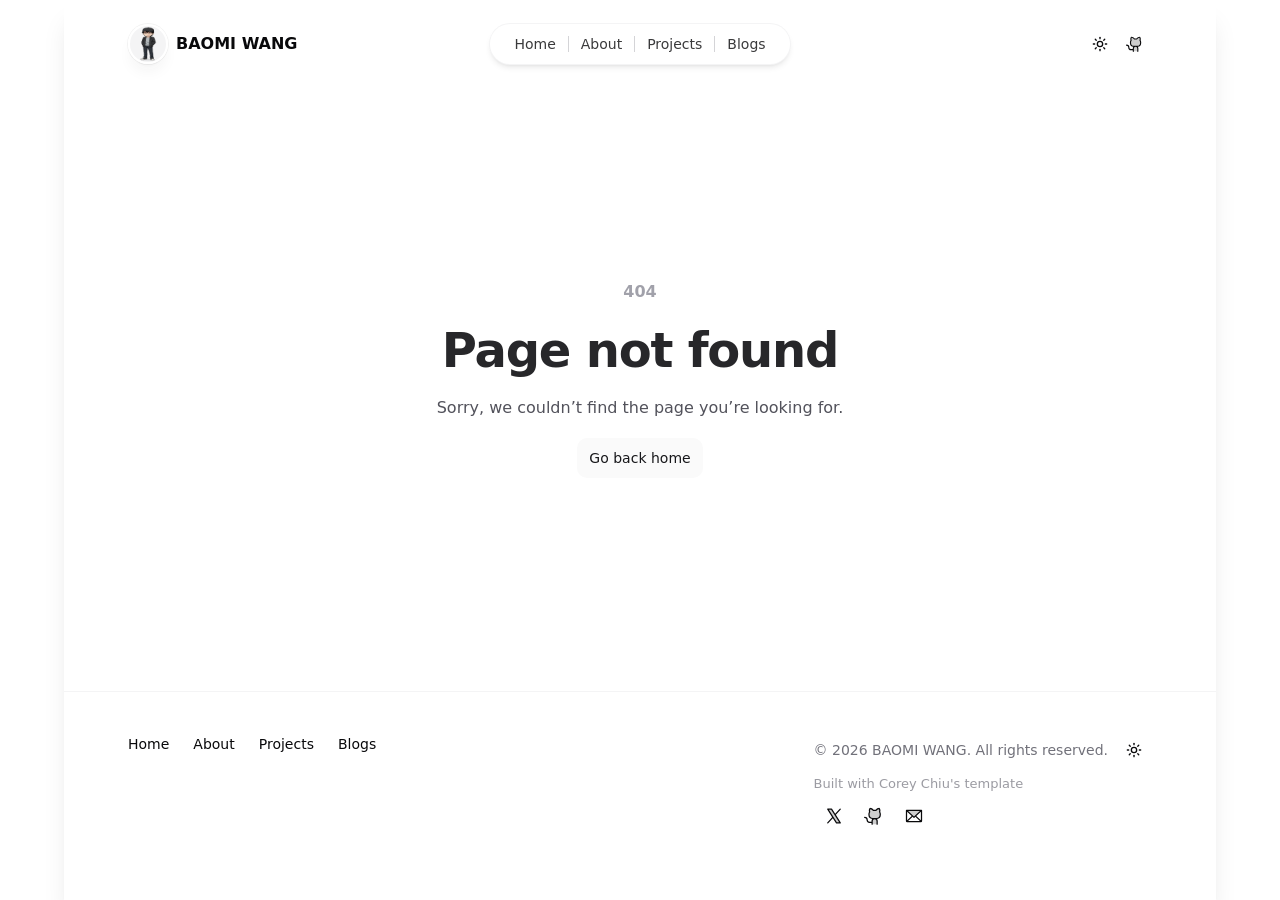
<file: 404/index.html>
<!DOCTYPE html><html lang="en" class="h-full antialiased"><head><meta charSet="utf-8"/><meta name="viewport" content="width=device-width, initial-scale=1"/><link rel="preload" as="image" href="/_next/static/media/avatar.9a8bc47f.png" fetchPriority="high"/><link rel="stylesheet" href="/_next/static/css/b83ebbc5d22572f5.css" data-precedence="next"/><link rel="preload" as="script" fetchPriority="low" href="/_next/static/chunks/webpack-b6b63a03742f3373.js"/><script src="/_next/static/chunks/2200cc46-0723e34013674a45.js" async=""></script><script src="/_next/static/chunks/945-2d40dce0c7ba2f2a.js" async=""></script><script src="/_next/static/chunks/main-app-015b67a89e595b75.js" async=""></script><script src="/_next/static/chunks/498-6332732a779ed0ad.js" async=""></script><script src="/_next/static/chunks/268-250435baf7364845.js" async=""></script><script src="/_next/static/chunks/263-e11ad5ca0b4483c9.js" async=""></script><script src="/_next/static/chunks/289-28e087555e536c2b.js" async=""></script><script src="/_next/static/chunks/541-13f7fe67551e88ea.js" async=""></script><script src="/_next/static/chunks/app/page-0b224416c88ce983.js" async=""></script><script src="/_next/static/chunks/663-eb712504ccf7430f.js" async=""></script><script src="/_next/static/chunks/447-b7f3263cf629a78d.js" async=""></script><script src="/_next/static/chunks/app/layout-5287a54750c21dd3.js" async=""></script><meta name="robots" content="noindex"/><title>BAOMI WANG - Founder and Researcher at DeepMem Labs LLC</title><meta name="description" content="I am an AI builder and software engineer based in Hangzhou, China. My current work focuses on large language models, AI agents, retrieval-augmented generation, and memory systems."/><link rel="alternate" type="application/rss+xml" href="https://wangbaomi.com/feed.xml"/><link rel="icon" href="/favicon.ico" type="image/x-icon" sizes="16x16"/><script src="/_next/static/chunks/polyfills-42372ed130431b0a.js" noModule=""></script></head><body class="flex h-full"><script type="application/ld+json">{"@context":"https://schema.org","@type":"Person","name":"BAOMI WANG","email":"mailto:booth@deepmem.ai","url":"https://wangbaomi.com","jobTitle":"Founder and Researcher","affiliation":[{"@type":"Organization","name":"DeepMem Labs LLC","url":"https://deepmem.ai"},{"@type":"Organization","name":"Guiyi Intelligent"}],"alumniOf":{"@type":"CollegeOrUniversity","name":"University of Electronic Science and Technology of China"},"sameAs":["https://github.com/wangbooth","https://x.com/_lizhe"]}</script><script>!function(){try{var d=document.documentElement,c=d.classList;c.remove('light','dark');var e=localStorage.getItem('theme');if('system'===e||(!e&&true)){var t='(prefers-color-scheme: dark)',m=window.matchMedia(t);if(m.media!==t||m.matches){d.style.colorScheme = 'dark';c.add('dark')}else{d.style.colorScheme = 'light';c.add('light')}}else if(e){c.add(e|| '')}if(e==='light'||e==='dark')d.style.colorScheme=e}catch(e){}}()</script><div class="flex w-full"><div class="fixed inset-0 flex justify-center sm:px-8"><div class="flex w-full max-w-7xl lg:px-8"><div class="w-full shadow-xl dark:bg-muted"></div></div></div><div class="relative flex w-full flex-col px-4 sm:px-0"><header class="pointer-events-none relative z-50 flex flex-none flex-col" style="height:var(--header-height);margin-bottom:var(--header-mb)"><div class="top-0 z-10 h-16 pt-6" style="position:var(--header-position)"><div class="sm:px-8 top-[var(--header-top,theme(spacing.6))] w-full" style="position:var(--header-inner-position)"><div class="mx-auto w-full max-w-7xl lg:px-8"><div class="relative px-4 sm:px-8 lg:px-12"><div class="mx-auto max-w-2xl lg:max-w-5xl"><div class="relative flex gap-4"><div class="flex flex-1"><div class="flex flex-row items-center gap-2"><div class="h-10 w-10 rounded-full bg-white/90 p-0.5 shadow-lg shadow-zinc-800/5 ring-1 ring-zinc-900/5 backdrop-blur dark:bg-zinc-800/90 dark:ring-white/10"><a aria-label="Home" class="pointer-events-auto" href="/"><img alt="" fetchPriority="high" width="192" height="192" decoding="async" data-nimg="1" class="rounded-full bg-zinc-100 object-cover dark:bg-zinc-800 h-9 w-9" style="color:transparent;object-position:center 15%" src="/_next/static/media/avatar.9a8bc47f.png"/></a></div><a aria-label="Home" class="pointer-events-auto" href="/"><div class="text-md font-semibold capitalize">BAOMI WANG</div></a></div></div><div class="flex flex-1 justify-end md:justify-center"><div class="pointer-events-auto md:hidden" data-headlessui-state=""><button class="group flex items-center rounded-full px-4 py-2 text-sm font-medium shadow-lg ring-1 ring-muted backdrop-blur " type="button" aria-expanded="false" data-headlessui-state="">Menu<svg xmlns="http://www.w3.org/2000/svg" width="24" height="24" viewBox="0 0 24 24" fill="none" stroke="currentColor" stroke-width="2" stroke-linecap="round" stroke-linejoin="round" class="lucide lucide-chevron-down ml-3 h-auto w-2"><path d="m6 9 6 6 6-6"></path></svg></button></div><div hidden="" style="position:fixed;top:1px;left:1px;width:1px;height:0;padding:0;margin:-1px;overflow:hidden;clip:rect(0, 0, 0, 0);white-space:nowrap;border-width:0;display:none"></div><nav class="pointer-events-auto hidden md:block"><ul class="flex rounded-full px-3 text-sm font-medium bg-card ring-1 ring-muted shadow-md backdrop-blur"><li><a class="relative block px-3 py-2 transition opacity-80 hover:opacity-100 hover:text-primary" href="/">Home</a></li><li class="flex items-center"><div class="h-4 w-px bg-muted-foreground/30"></div></li><li><a class="relative block px-3 py-2 transition opacity-80 hover:opacity-100 hover:text-primary" href="/about/">About</a></li><li class="flex items-center"><div class="h-4 w-px bg-muted-foreground/30"></div></li><li><a class="relative block px-3 py-2 transition opacity-80 hover:opacity-100 hover:text-primary" href="/projects/">Projects</a></li><li class="flex items-center"><div class="h-4 w-px bg-muted-foreground/30"></div></li><li><a class="relative block px-3 py-2 transition opacity-80 hover:opacity-100 hover:text-primary" href="/blogs/">Blogs</a></li></ul></nav></div><div class="flex justify-end md:flex-1"><div class="pointer-events-auto flex flex-row items-center gap-2 md:mr-2"><button class="inline-flex items-center justify-center gap-2 whitespace-nowrap rounded-md text-sm font-medium transition-colors focus-visible:outline-none focus-visible:ring-1 focus-visible:ring-ring disabled:pointer-events-none disabled:opacity-50 [&amp;_svg]:pointer-events-none [&amp;_svg]:size-4 [&amp;_svg]:shrink-0 hover:bg-accent hover:text-accent-foreground h-9 w-9 relative"><svg xmlns="http://www.w3.org/2000/svg" width="24" height="24" viewBox="0 0 24 24" fill="none" stroke="currentColor" stroke-width="2" stroke-linecap="round" stroke-linejoin="round" class="lucide lucide-sun h-[1.2rem] w-[1.2rem] rotate-0 scale-100 transition-all dark:-rotate-90 dark:scale-0"><circle cx="12" cy="12" r="4"></circle><path d="M12 2v2"></path><path d="M12 20v2"></path><path d="m4.93 4.93 1.41 1.41"></path><path d="m17.66 17.66 1.41 1.41"></path><path d="M2 12h2"></path><path d="M20 12h2"></path><path d="m6.34 17.66-1.41 1.41"></path><path d="m19.07 4.93-1.41 1.41"></path></svg><svg xmlns="http://www.w3.org/2000/svg" width="24" height="24" viewBox="0 0 24 24" fill="none" stroke="currentColor" stroke-width="2" stroke-linecap="round" stroke-linejoin="round" class="lucide lucide-moon absolute h-[1.2rem] w-[1.2rem] rotate-90 scale-0 transition-all dark:rotate-0 dark:scale-100"><path d="M12 3a6 6 0 0 0 9 9 9 9 0 1 1-9-9Z"></path></svg><span class="sr-only">Toggle theme</span></button><a target="_blank" rel="noopener noreferrer nofollow" class="group flex flex-row  justify-start items-center text-md font-medium transition hover:text-teal-500 dark:text-zinc-200 dark:hover:text-teal-500" href="https://github.com/iAmCorey/coreychiu-portfolio-template"><svg xmlns="http://www.w3.org/2000/svg" width="18" height="18" fill="currentColor" viewBox="0 0 256 256"><path d="M208,104v8a48,48,0,0,1-48,48H136a32,32,0,0,1,32,32v40H104V192a32,32,0,0,1,32-32H112a48,48,0,0,1-48-48v-8a49.28,49.28,0,0,1,8.51-27.3A51.92,51.92,0,0,1,76,32a52,52,0,0,1,43.83,24h32.34A52,52,0,0,1,196,32a51.92,51.92,0,0,1,3.49,44.7A49.28,49.28,0,0,1,208,104Z" opacity="0.2"></path><path d="M208.3,75.68A59.74,59.74,0,0,0,202.93,28,8,8,0,0,0,196,24a59.75,59.75,0,0,0-48,24H124A59.75,59.75,0,0,0,76,24a8,8,0,0,0-6.93,4,59.78,59.78,0,0,0-5.38,47.68A58.14,58.14,0,0,0,56,104v8a56.06,56.06,0,0,0,48.44,55.47A39.8,39.8,0,0,0,96,192v8H72a24,24,0,0,1-24-24A40,40,0,0,0,8,136a8,8,0,0,0,0,16,24,24,0,0,1,24,24,40,40,0,0,0,40,40H96v16a8,8,0,0,0,16,0V192a24,24,0,0,1,48,0v40a8,8,0,0,0,16,0V192a39.8,39.8,0,0,0-8.44-24.53A56.06,56.06,0,0,0,216,112v-8A58,58,0,0,0,208.3,75.68ZM200,112a40,40,0,0,1-40,40H112a40,40,0,0,1-40-40v-8a41.74,41.74,0,0,1,6.9-22.48A8,8,0,0,0,80,73.83a43.81,43.81,0,0,1,.79-33.58,43.88,43.88,0,0,1,32.32,20.06A8,8,0,0,0,119.82,64h32.35a8,8,0,0,0,6.74-3.69,43.87,43.87,0,0,1,32.32-20.06A43.81,43.81,0,0,1,192,73.83a8.09,8.09,0,0,0,1,7.65A41.76,41.76,0,0,1,200,104Z"></path></svg><span class="sr-only">Github Repo</span></a></div></div></div></div></div></div></div></div></header><main class="flex-auto"><div class="sm:px-8 flex h-full items-center pt-16 sm:pt-32"><div class="mx-auto w-full max-w-7xl lg:px-8"><div class="relative px-4 sm:px-8 lg:px-12"><div class="mx-auto max-w-2xl lg:max-w-5xl"><div class="flex flex-col items-center"><p class="text-base font-semibold text-zinc-400 dark:text-zinc-500">404</p><h1 class="mt-4 text-4xl font-bold tracking-tight text-zinc-800 sm:text-5xl dark:text-zinc-100">Page not found</h1><p class="mt-4 text-base text-zinc-600 dark:text-zinc-400">Sorry, we couldn’t find the page you’re looking for.</p><a class="inline-flex items-center gap-2 justify-center rounded-md py-2 px-3 text-sm outline-offset-2 transition active:transition-none bg-zinc-50 font-medium text-zinc-900 hover:bg-zinc-100 active:bg-zinc-100 active:text-zinc-900/60 dark:bg-zinc-800/50 dark:text-zinc-300 dark:hover:bg-zinc-800 dark:hover:text-zinc-50 dark:active:bg-zinc-800/50 dark:active:text-zinc-50/70 mt-4" href="/">Go back home</a></div></div></div></div></div></main><footer class="mt-32 flex-none"><div class="sm:px-8"><div class="mx-auto w-full max-w-7xl lg:px-8"><div class="border-t border-muted pb-16 pt-10"><div class="relative px-4 sm:px-8 lg:px-12"><div class="mx-auto max-w-2xl lg:max-w-5xl"><div class="flex flex-col items-center justify-between gap-6 sm:flex-row sm:items-start"><div class="flex flex-wrap justify-center gap-x-6 gap-y-1 text-sm font-medium"><a class="transition hover:text-primary" href="/">Home</a><a class="transition hover:text-primary" href="/about/">About</a><a class="transition hover:text-primary" href="/projects/">Projects</a><a class="transition hover:text-primary" href="/blogs/">Blogs</a></div><div class="flex flex-col justify-center items-start"><div class="flex flex-row justify-end items-center gap-2"><p class="text-sm text-muted-foreground">© <!-- -->2026<!-- --> <!-- -->BAOMI WANG<!-- -->. All rights reserved.</p><button class="inline-flex items-center justify-center gap-2 whitespace-nowrap rounded-md text-sm font-medium transition-colors focus-visible:outline-none focus-visible:ring-1 focus-visible:ring-ring disabled:pointer-events-none disabled:opacity-50 [&amp;_svg]:pointer-events-none [&amp;_svg]:size-4 [&amp;_svg]:shrink-0 hover:bg-accent hover:text-accent-foreground h-9 w-9 relative"><svg xmlns="http://www.w3.org/2000/svg" width="24" height="24" viewBox="0 0 24 24" fill="none" stroke="currentColor" stroke-width="2" stroke-linecap="round" stroke-linejoin="round" class="lucide lucide-sun h-[1.2rem] w-[1.2rem] rotate-0 scale-100 transition-all dark:-rotate-90 dark:scale-0"><circle cx="12" cy="12" r="4"></circle><path d="M12 2v2"></path><path d="M12 20v2"></path><path d="m4.93 4.93 1.41 1.41"></path><path d="m17.66 17.66 1.41 1.41"></path><path d="M2 12h2"></path><path d="M20 12h2"></path><path d="m6.34 17.66-1.41 1.41"></path><path d="m19.07 4.93-1.41 1.41"></path></svg><svg xmlns="http://www.w3.org/2000/svg" width="24" height="24" viewBox="0 0 24 24" fill="none" stroke="currentColor" stroke-width="2" stroke-linecap="round" stroke-linejoin="round" class="lucide lucide-moon absolute h-[1.2rem] w-[1.2rem] rotate-90 scale-0 transition-all dark:rotate-0 dark:scale-100"><path d="M12 3a6 6 0 0 0 9 9 9 9 0 1 1-9-9Z"></path></svg><span class="sr-only">Toggle theme</span></button></div><p class="text-xs text-muted-foreground/70 mt-1">Built with<!-- --> <a target="_blank" rel="noopener noreferrer" class="hover:text-primary transition-colors" href="https://coreychiu.com">Corey Chiu&#x27;s template</a></p><div class="flex items-center mt-0"><a target="_blank" rel="noreferrer" aria-label="Follow on X" class="inline-flex h-10 w-10 items-center justify-center rounded-md hover:bg-accent hover:text-accent-foreground" href="https://x.com/_lizhe?utm_source=undefined"><svg xmlns="http://www.w3.org/2000/svg" width="20" height="20" fill="currentColor" viewBox="0 0 256 256"><path d="M208,216H160L48,40H96Z" opacity="0.2"></path><path d="M214.75,211.71l-62.6-98.38,61.77-67.95a8,8,0,0,0-11.84-10.76L143.24,99.34,102.75,35.71A8,8,0,0,0,96,32H48a8,8,0,0,0-6.75,12.3l62.6,98.37-61.77,68a8,8,0,1,0,11.84,10.76l58.84-64.72,40.49,63.63A8,8,0,0,0,160,224h48a8,8,0,0,0,6.75-12.29ZM164.39,208,62.57,48h29L193.43,208Z"></path></svg><span class="sr-only">X</span></a><a target="_blank" rel="noreferrer" aria-label="Follow on Github" class="inline-flex h-10 w-10 items-center justify-center rounded-md hover:bg-accent hover:text-accent-foreground" href="https://github.com/wangbooth?utm_source=undefined"><svg xmlns="http://www.w3.org/2000/svg" width="20" height="20" fill="currentColor" viewBox="0 0 256 256"><path d="M208,104v8a48,48,0,0,1-48,48H136a32,32,0,0,1,32,32v40H104V192a32,32,0,0,1,32-32H112a48,48,0,0,1-48-48v-8a49.28,49.28,0,0,1,8.51-27.3A51.92,51.92,0,0,1,76,32a52,52,0,0,1,43.83,24h32.34A52,52,0,0,1,196,32a51.92,51.92,0,0,1,3.49,44.7A49.28,49.28,0,0,1,208,104Z" opacity="0.2"></path><path d="M208.3,75.68A59.74,59.74,0,0,0,202.93,28,8,8,0,0,0,196,24a59.75,59.75,0,0,0-48,24H124A59.75,59.75,0,0,0,76,24a8,8,0,0,0-6.93,4,59.78,59.78,0,0,0-5.38,47.68A58.14,58.14,0,0,0,56,104v8a56.06,56.06,0,0,0,48.44,55.47A39.8,39.8,0,0,0,96,192v8H72a24,24,0,0,1-24-24A40,40,0,0,0,8,136a8,8,0,0,0,0,16,24,24,0,0,1,24,24,40,40,0,0,0,40,40H96v16a8,8,0,0,0,16,0V192a24,24,0,0,1,48,0v40a8,8,0,0,0,16,0V192a39.8,39.8,0,0,0-8.44-24.53A56.06,56.06,0,0,0,216,112v-8A58,58,0,0,0,208.3,75.68ZM200,112a40,40,0,0,1-40,40H112a40,40,0,0,1-40-40v-8a41.74,41.74,0,0,1,6.9-22.48A8,8,0,0,0,80,73.83a43.81,43.81,0,0,1,.79-33.58,43.88,43.88,0,0,1,32.32,20.06A8,8,0,0,0,119.82,64h32.35a8,8,0,0,0,6.74-3.69,43.87,43.87,0,0,1,32.32-20.06A43.81,43.81,0,0,1,192,73.83a8.09,8.09,0,0,0,1,7.65A41.76,41.76,0,0,1,200,104Z"></path></svg><span class="sr-only">Github</span></a><a target="_blank" rel="noreferrer" aria-label="Email" class="inline-flex h-10 w-10 items-center justify-center rounded-md hover:bg-accent hover:text-accent-foreground" href="mailto:booth@deepmem.ai"><svg xmlns="http://www.w3.org/2000/svg" width="20" height="20" fill="currentColor" viewBox="0 0 256 256"><path d="M224,56l-96,88L32,56Z" opacity="0.2"></path><path d="M224,48H32a8,8,0,0,0-8,8V192a16,16,0,0,0,16,16H216a16,16,0,0,0,16-16V56A8,8,0,0,0,224,48Zm-96,85.15L52.57,64H203.43ZM98.71,128,40,181.81V74.19Zm11.84,10.85,12,11.05a8,8,0,0,0,10.82,0l12-11.05,58,53.15H52.57ZM157.29,128,216,74.18V181.82Z"></path></svg><span class="sr-only">Email</span></a></div></div></div></div></div></div></div></div></footer></div></div><script src="/_next/static/chunks/webpack-b6b63a03742f3373.js" async=""></script><script>(self.__next_f=self.__next_f||[]).push([0]);self.__next_f.push([2,null])</script><script>self.__next_f.push([1,"1:HL[\"/_next/static/css/b83ebbc5d22572f5.css\",\"style\"]\n"])</script><script>self.__next_f.push([1,"2:I[2433,[],\"\"]\n4:I[9498,[\"498\",\"static/chunks/498-6332732a779ed0ad.js\",\"268\",\"static/chunks/268-250435baf7364845.js\",\"263\",\"static/chunks/263-e11ad5ca0b4483c9.js\",\"289\",\"static/chunks/289-28e087555e536c2b.js\",\"541\",\"static/chunks/541-13f7fe67551e88ea.js\",\"931\",\"static/chunks/app/page-0b224416c88ce983.js\"],\"\"]\n5:I[176,[],\"\"]\n6:I[9414,[],\"\"]\n7:I[1331,[\"498\",\"static/chunks/498-6332732a779ed0ad.js\",\"268\",\"static/chunks/268-250435baf7364845.js\",\"263\",\"static/chunks/263-e11ad5ca0b4483c9.js\",\"663\",\"static/chunks/663-eb712504ccf7430f.js\",\"447\",\"static/chunks/447-b7f3263cf629a78d.js\",\"185\",\"static/chunks/app/layout-5287a54750c21dd3.js\"],\"Providers\"]\n8:I[1947,[\"498\",\"static/chunks/498-6332732a779ed0ad.js\",\"268\",\"static/chunks/268-250435baf7364845.js\",\"263\",\"static/chunks/263-e11ad5ca0b4483c9.js\",\"663\",\"static/chunks/663-eb712504ccf7430f.js\",\"447\",\"static/chunks/447-b7f3263cf629a78d.js\",\"185\",\"static/chunks/app/layout-5287a54750c21dd3.js\"],\"Header\"]\n9:I[573,[\"498\",\"static/chunks/498-6332732a779ed0ad.js\",\"268\",\"static/chunks/268-250435baf7364845.js\",\"263\",\"static/chunks/263-e11ad5ca0b4483c9.js\",\"663\",\"static/chunks/663-eb712504ccf7430f.js\",\"447\",\"static/chunks/447-b7f3263cf629a78d.js\",\"185\",\"static/chunks/app/layout-5287a54750c21dd3.js\"],\"ThemeToggle\"]\na:I[1404,[\"498\",\"static/chunks/498-6332732a779ed0ad.js\",\"268\",\"static/chunks/268-250435baf7364845.js\",\"263\",\"static/chunks/263-e11ad5ca0b4483c9.js\",\"289\",\"static/chunks/289-28e087555e536c2b.js\",\"541\",\"static/chunks/541-13f7fe67551e88ea.js\",\"931\",\"static/chunks/app/page-0b224416c88ce983.js\"],\"default\"]\nb:I[6962,[\"498\",\"static/chunks/498-6332732a779ed0ad.js\",\"268\",\"static/chunks/268-250435baf7364845.js\",\"263\",\"static/chunks/263-e11ad5ca0b4483c9.js\",\"663\",\"static/chunks/663-eb712504ccf7430f.js\",\"447\",\"static/chunks/447-b7f3263cf629a78d.js\",\"185\",\"static/chunks/app/layout-5287a54750c21dd3.js\"],\"default\"]\nc:I[5930,[\"498\",\"static/chunks/498-6332732a779ed0ad.js\",\"268\",\"static/chunks/268-250435baf7364845.js\",\"263\",\"static/chunks/263-e11ad5ca0b4483c9.js\",\"663\",\"static/chunks/663-eb712"])</script><script>self.__next_f.push([1,"504ccf7430f.js\",\"447\",\"static/chunks/447-b7f3263cf629a78d.js\",\"185\",\"static/chunks/app/layout-5287a54750c21dd3.js\"],\"PlausibleAnalytics\"]\ne:I[8528,[],\"\"]\nf:[]\n"])</script><script>self.__next_f.push([1,"0:[\"$\",\"$L2\",null,{\"buildId\":\"g6HONtvXX6JueiNKjJeay\",\"assetPrefix\":\"\",\"urlParts\":[\"\",\"_not-found\",\"\"],\"initialTree\":[\"\",{\"children\":[\"/_not-found\",{\"children\":[\"__PAGE__\",{}]}]},\"$undefined\",\"$undefined\",true],\"initialSeedData\":[\"\",{\"children\":[\"/_not-found\",{\"children\":[\"__PAGE__\",{},[[\"$L3\",[\"$\",\"div\",null,{\"className\":\"sm:px-8 flex h-full items-center pt-16 sm:pt-32\",\"children\":[\"$\",\"div\",null,{\"className\":\"mx-auto w-full max-w-7xl lg:px-8\",\"children\":[\"$\",\"div\",null,{\"className\":\"relative px-4 sm:px-8 lg:px-12\",\"children\":[\"$\",\"div\",null,{\"className\":\"mx-auto max-w-2xl lg:max-w-5xl\",\"children\":[\"$\",\"div\",null,{\"className\":\"flex flex-col items-center\",\"children\":[[\"$\",\"p\",null,{\"className\":\"text-base font-semibold text-zinc-400 dark:text-zinc-500\",\"children\":\"404\"}],[\"$\",\"h1\",null,{\"className\":\"mt-4 text-4xl font-bold tracking-tight text-zinc-800 sm:text-5xl dark:text-zinc-100\",\"children\":\"Page not found\"}],[\"$\",\"p\",null,{\"className\":\"mt-4 text-base text-zinc-600 dark:text-zinc-400\",\"children\":\"Sorry, we couldn’t find the page you’re looking for.\"}],[\"$\",\"$L4\",null,{\"className\":\"inline-flex items-center gap-2 justify-center rounded-md py-2 px-3 text-sm outline-offset-2 transition active:transition-none bg-zinc-50 font-medium text-zinc-900 hover:bg-zinc-100 active:bg-zinc-100 active:text-zinc-900/60 dark:bg-zinc-800/50 dark:text-zinc-300 dark:hover:bg-zinc-800 dark:hover:text-zinc-50 dark:active:bg-zinc-800/50 dark:active:text-zinc-50/70 mt-4\",\"href\":\"/\",\"children\":\"Go back home\"}]]}]}]}]}]}],null],null],null]},[null,[\"$\",\"$L5\",null,{\"parallelRouterKey\":\"children\",\"segmentPath\":[\"children\",\"/_not-found\",\"children\"],\"error\":\"$undefined\",\"errorStyles\":\"$undefined\",\"errorScripts\":\"$undefined\",\"template\":[\"$\",\"$L6\",null,{}],\"templateStyles\":\"$undefined\",\"templateScripts\":\"$undefined\",\"notFound\":\"$undefined\",\"notFoundStyles\":\"$undefined\"}]],null]},[[[[\"$\",\"link\",\"0\",{\"rel\":\"stylesheet\",\"href\":\"/_next/static/css/b83ebbc5d22572f5.css\",\"precedence\":\"next\",\"crossOrigin\":\"$undefined\"}]],[\"$\",\"html\",null,{\"lang\":\"en\",\"className\":\"h-full antialiased\",\"suppressHydrationWarning\":true,\"children\":[\"$\",\"body\",null,{\"className\":\"flex h-full\",\"children\":[[\"$\",\"script\",null,{\"type\":\"application/ld+json\",\"dangerouslySetInnerHTML\":{\"__html\":\"{\\\"@context\\\":\\\"https://schema.org\\\",\\\"@type\\\":\\\"Person\\\",\\\"name\\\":\\\"BAOMI WANG\\\",\\\"email\\\":\\\"mailto:booth@deepmem.ai\\\",\\\"url\\\":\\\"https://wangbaomi.com\\\",\\\"jobTitle\\\":\\\"Founder and Researcher\\\",\\\"affiliation\\\":[{\\\"@type\\\":\\\"Organization\\\",\\\"name\\\":\\\"DeepMem Labs LLC\\\",\\\"url\\\":\\\"https://deepmem.ai\\\"},{\\\"@type\\\":\\\"Organization\\\",\\\"name\\\":\\\"Guiyi Intelligent\\\"}],\\\"alumniOf\\\":{\\\"@type\\\":\\\"CollegeOrUniversity\\\",\\\"name\\\":\\\"University of Electronic Science and Technology of China\\\"},\\\"sameAs\\\":[\\\"https://github.com/wangbooth\\\",\\\"https://x.com/_lizhe\\\"]}\"}}],[\"$\",\"$L7\",null,{\"children\":[[\"$\",\"div\",null,{\"className\":\"flex w-full\",\"children\":[[\"$\",\"div\",null,{\"className\":\"fixed inset-0 flex justify-center sm:px-8\",\"children\":[\"$\",\"div\",null,{\"className\":\"flex w-full max-w-7xl lg:px-8\",\"children\":[\"$\",\"div\",null,{\"className\":\"w-full shadow-xl dark:bg-muted\"}]}]}],[\"$\",\"div\",null,{\"className\":\"relative flex w-full flex-col px-4 sm:px-0\",\"children\":[[\"$\",\"$L8\",null,{}],[\"$\",\"main\",null,{\"className\":\"flex-auto\",\"children\":[\"$\",\"$L5\",null,{\"parallelRouterKey\":\"children\",\"segmentPath\":[\"children\"],\"error\":\"$undefined\",\"errorStyles\":\"$undefined\",\"errorScripts\":\"$undefined\",\"template\":[\"$\",\"$L6\",null,{}],\"templateStyles\":\"$undefined\",\"templateScripts\":\"$undefined\",\"notFound\":[\"$\",\"div\",null,{\"className\":\"sm:px-8 flex h-full items-center pt-16 sm:pt-32\",\"children\":[\"$\",\"div\",null,{\"className\":\"mx-auto w-full max-w-7xl lg:px-8\",\"children\":[\"$\",\"div\",null,{\"className\":\"relative px-4 sm:px-8 lg:px-12\",\"children\":[\"$\",\"div\",null,{\"className\":\"mx-auto max-w-2xl lg:max-w-5xl\",\"children\":[\"$\",\"div\",null,{\"className\":\"flex flex-col items-center\",\"children\":[[\"$\",\"p\",null,{\"className\":\"text-base font-semibold text-zinc-400 dark:text-zinc-500\",\"children\":\"404\"}],[\"$\",\"h1\",null,{\"className\":\"mt-4 text-4xl font-bold tracking-tight text-zinc-800 sm:text-5xl dark:text-zinc-100\",\"children\":\"Page not found\"}],[\"$\",\"p\",null,{\"className\":\"mt-4 text-base text-zinc-600 dark:text-zinc-400\",\"children\":\"Sorry, we couldn’t find the page you’re looking for.\"}],[\"$\",\"$L4\",null,{\"className\":\"inline-flex items-center gap-2 justify-center rounded-md py-2 px-3 text-sm outline-offset-2 transition active:transition-none bg-zinc-50 font-medium text-zinc-900 hover:bg-zinc-100 active:bg-zinc-100 active:text-zinc-900/60 dark:bg-zinc-800/50 dark:text-zinc-300 dark:hover:bg-zinc-800 dark:hover:text-zinc-50 dark:active:bg-zinc-800/50 dark:active:text-zinc-50/70 mt-4\",\"href\":\"/\",\"children\":\"Go back home\"}]]}]}]}]}]}],\"notFoundStyles\":[]}]}],[\"$\",\"footer\",null,{\"className\":\"mt-32 flex-none\",\"children\":[\"$\",\"div\",null,{\"className\":\"sm:px-8\",\"children\":[\"$\",\"div\",null,{\"className\":\"mx-auto w-full max-w-7xl lg:px-8\",\"children\":[\"$\",\"div\",null,{\"className\":\"border-t border-muted pb-16 pt-10\",\"children\":[\"$\",\"div\",null,{\"className\":\"relative px-4 sm:px-8 lg:px-12\",\"children\":[\"$\",\"div\",null,{\"className\":\"mx-auto max-w-2xl lg:max-w-5xl\",\"children\":[\"$\",\"div\",null,{\"className\":\"flex flex-col items-center justify-between gap-6 sm:flex-row sm:items-start\",\"children\":[[\"$\",\"div\",null,{\"className\":\"flex flex-wrap justify-center gap-x-6 gap-y-1 text-sm font-medium\",\"children\":[[\"$\",\"$L4\",null,{\"href\":\"/\",\"className\":\"transition hover:text-primary\",\"children\":\"Home\"}],[\"$\",\"$L4\",null,{\"href\":\"/about\",\"className\":\"transition hover:text-primary\",\"children\":\"About\"}],[\"$\",\"$L4\",null,{\"href\":\"/projects\",\"className\":\"transition hover:text-primary\",\"children\":\"Projects\"}],[\"$\",\"$L4\",null,{\"href\":\"/blogs\",\"className\":\"transition hover:text-primary\",\"children\":\"Blogs\"}]]}],[\"$\",\"div\",null,{\"className\":\"flex flex-col justify-center items-start\",\"children\":[[\"$\",\"div\",null,{\"className\":\"flex flex-row justify-end items-center gap-2\",\"children\":[[\"$\",\"p\",null,{\"className\":\"text-sm text-muted-foreground\",\"children\":[\"© \",2026,\" \",\"BAOMI WANG\",\". All rights reserved.\"]}],[\"$\",\"$L9\",null,{}]]}],[\"$\",\"p\",null,{\"className\":\"text-xs text-muted-foreground/70 mt-1\",\"children\":[\"Built with\",\" \",[\"$\",\"$L4\",null,{\"href\":\"https://coreychiu.com\",\"target\":\"_blank\",\"rel\":\"noopener noreferrer\",\"className\":\"hover:text-primary transition-colors\",\"children\":\"Corey Chiu's template\"}]]}],[\"$\",\"$La\",null,{\"className\":\"mt-0\"}]]}]]}]}]}]}]}]}]}]]}]]}],[null,[\"$\",\"$Lb\",null,{}],[\"$\",\"$Lc\",null,{}]]]}]]}]}]],null],null],\"couldBeIntercepted\":false,\"initialHead\":[[\"$\",\"meta\",null,{\"name\":\"robots\",\"content\":\"noindex\"}],\"$Ld\"],\"globalErrorComponent\":\"$e\",\"missingSlots\":\"$Wf\"}]\n"])</script><script>self.__next_f.push([1,"d:[[\"$\",\"meta\",\"0\",{\"name\":\"viewport\",\"content\":\"width=device-width, initial-scale=1\"}],[\"$\",\"meta\",\"1\",{\"charSet\":\"utf-8\"}],[\"$\",\"title\",\"2\",{\"children\":\"BAOMI WANG - Founder and Researcher at DeepMem Labs LLC\"}],[\"$\",\"meta\",\"3\",{\"name\":\"description\",\"content\":\"I am an AI builder and software engineer based in Hangzhou, China. My current work focuses on large language models, AI agents, retrieval-augmented generation, and memory systems.\"}],[\"$\",\"link\",\"4\",{\"rel\":\"alternate\",\"type\":\"application/rss+xml\",\"href\":\"https://wangbaomi.com/feed.xml\"}],[\"$\",\"link\",\"5\",{\"rel\":\"icon\",\"href\":\"/favicon.ico\",\"type\":\"image/x-icon\",\"sizes\":\"16x16\"}]]\n3:null\n"])</script></body></html>
</file>
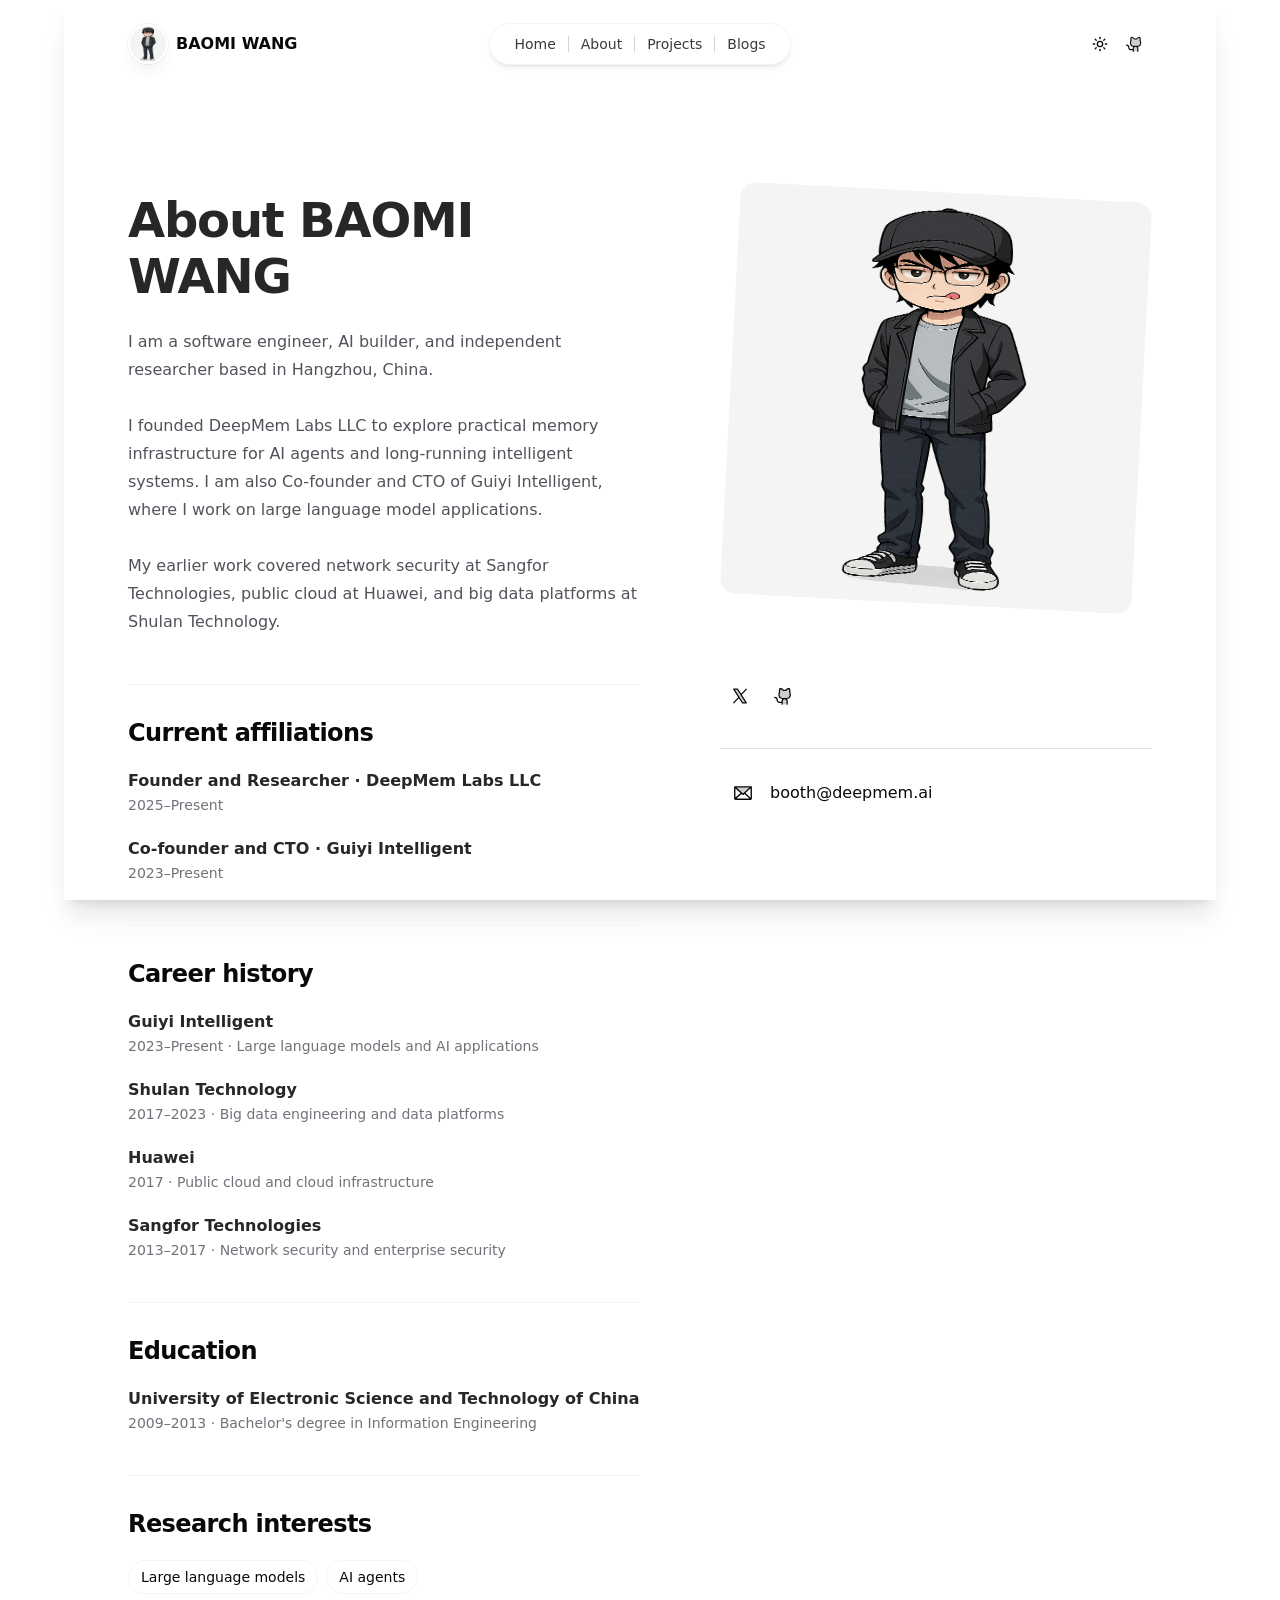
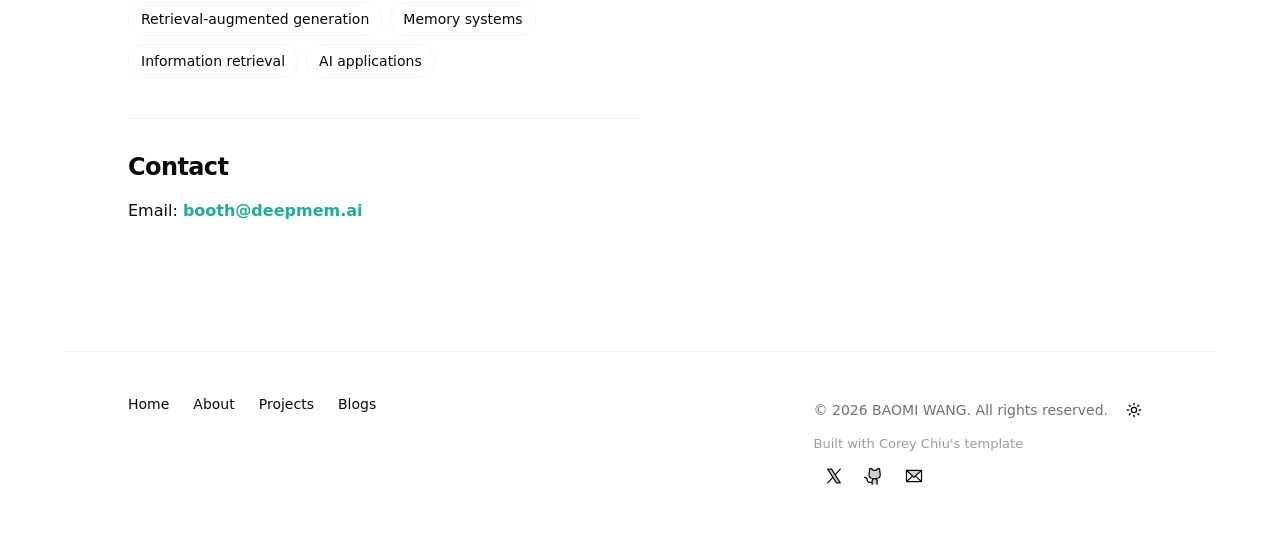
<file: about/index.html>
<!DOCTYPE html><html lang="en" class="h-full antialiased"><head><meta charSet="utf-8"/><meta name="viewport" content="width=device-width, initial-scale=1"/><link rel="preload" as="image" href="/_next/static/media/avatar.9a8bc47f.png" fetchPriority="high"/><link rel="stylesheet" href="/_next/static/css/b83ebbc5d22572f5.css" data-precedence="next"/><link rel="preload" as="script" fetchPriority="low" href="/_next/static/chunks/webpack-b6b63a03742f3373.js"/><script src="/_next/static/chunks/2200cc46-0723e34013674a45.js" async=""></script><script src="/_next/static/chunks/945-2d40dce0c7ba2f2a.js" async=""></script><script src="/_next/static/chunks/main-app-015b67a89e595b75.js" async=""></script><script src="/_next/static/chunks/498-6332732a779ed0ad.js" async=""></script><script src="/_next/static/chunks/268-250435baf7364845.js" async=""></script><script src="/_next/static/chunks/663-eb712504ccf7430f.js" async=""></script><script src="/_next/static/chunks/app/about/page-69ecc4bef8c0b8e7.js" async=""></script><script src="/_next/static/chunks/263-e11ad5ca0b4483c9.js" async=""></script><script src="/_next/static/chunks/447-b7f3263cf629a78d.js" async=""></script><script src="/_next/static/chunks/app/layout-5287a54750c21dd3.js" async=""></script><script src="/_next/static/chunks/289-28e087555e536c2b.js" async=""></script><script src="/_next/static/chunks/541-13f7fe67551e88ea.js" async=""></script><script src="/_next/static/chunks/app/page-0b224416c88ce983.js" async=""></script><title>About - BAOMI WANG</title><meta name="description" content="Professional profile, affiliations, and career history of BAOMI WANG."/><link rel="alternate" type="application/rss+xml" href="https://wangbaomi.com/feed.xml"/><link rel="icon" href="/favicon.ico" type="image/x-icon" sizes="16x16"/><script src="/_next/static/chunks/polyfills-42372ed130431b0a.js" noModule=""></script></head><body class="flex h-full"><script type="application/ld+json">{"@context":"https://schema.org","@type":"Person","name":"BAOMI WANG","email":"mailto:booth@deepmem.ai","url":"https://wangbaomi.com","jobTitle":"Founder and Researcher","affiliation":[{"@type":"Organization","name":"DeepMem Labs LLC","url":"https://deepmem.ai"},{"@type":"Organization","name":"Guiyi Intelligent"}],"alumniOf":{"@type":"CollegeOrUniversity","name":"University of Electronic Science and Technology of China"},"sameAs":["https://github.com/wangbooth","https://x.com/_lizhe"]}</script><script>!function(){try{var d=document.documentElement,c=d.classList;c.remove('light','dark');var e=localStorage.getItem('theme');if('system'===e||(!e&&true)){var t='(prefers-color-scheme: dark)',m=window.matchMedia(t);if(m.media!==t||m.matches){d.style.colorScheme = 'dark';c.add('dark')}else{d.style.colorScheme = 'light';c.add('light')}}else if(e){c.add(e|| '')}if(e==='light'||e==='dark')d.style.colorScheme=e}catch(e){}}()</script><div class="flex w-full"><div class="fixed inset-0 flex justify-center sm:px-8"><div class="flex w-full max-w-7xl lg:px-8"><div class="w-full shadow-xl dark:bg-muted"></div></div></div><div class="relative flex w-full flex-col px-4 sm:px-0"><header class="pointer-events-none relative z-50 flex flex-none flex-col" style="height:var(--header-height);margin-bottom:var(--header-mb)"><div class="top-0 z-10 h-16 pt-6" style="position:var(--header-position)"><div class="sm:px-8 top-[var(--header-top,theme(spacing.6))] w-full" style="position:var(--header-inner-position)"><div class="mx-auto w-full max-w-7xl lg:px-8"><div class="relative px-4 sm:px-8 lg:px-12"><div class="mx-auto max-w-2xl lg:max-w-5xl"><div class="relative flex gap-4"><div class="flex flex-1"><div class="flex flex-row items-center gap-2"><div class="h-10 w-10 rounded-full bg-white/90 p-0.5 shadow-lg shadow-zinc-800/5 ring-1 ring-zinc-900/5 backdrop-blur dark:bg-zinc-800/90 dark:ring-white/10"><a aria-label="Home" class="pointer-events-auto" href="/"><img alt="" fetchPriority="high" width="192" height="192" decoding="async" data-nimg="1" class="rounded-full bg-zinc-100 object-cover dark:bg-zinc-800 h-9 w-9" style="color:transparent;object-position:center 15%" src="/_next/static/media/avatar.9a8bc47f.png"/></a></div><a aria-label="Home" class="pointer-events-auto" href="/"><div class="text-md font-semibold capitalize">BAOMI WANG</div></a></div></div><div class="flex flex-1 justify-end md:justify-center"><div class="pointer-events-auto md:hidden" data-headlessui-state=""><button class="group flex items-center rounded-full px-4 py-2 text-sm font-medium shadow-lg ring-1 ring-muted backdrop-blur " type="button" aria-expanded="false" data-headlessui-state="">Menu<svg xmlns="http://www.w3.org/2000/svg" width="24" height="24" viewBox="0 0 24 24" fill="none" stroke="currentColor" stroke-width="2" stroke-linecap="round" stroke-linejoin="round" class="lucide lucide-chevron-down ml-3 h-auto w-2"><path d="m6 9 6 6 6-6"></path></svg></button></div><div hidden="" style="position:fixed;top:1px;left:1px;width:1px;height:0;padding:0;margin:-1px;overflow:hidden;clip:rect(0, 0, 0, 0);white-space:nowrap;border-width:0;display:none"></div><nav class="pointer-events-auto hidden md:block"><ul class="flex rounded-full px-3 text-sm font-medium bg-card ring-1 ring-muted shadow-md backdrop-blur"><li><a class="relative block px-3 py-2 transition opacity-80 hover:opacity-100 hover:text-primary" href="/">Home</a></li><li class="flex items-center"><div class="h-4 w-px bg-muted-foreground/30"></div></li><li><a class="relative block px-3 py-2 transition opacity-80 hover:opacity-100 hover:text-primary" href="/about/">About</a></li><li class="flex items-center"><div class="h-4 w-px bg-muted-foreground/30"></div></li><li><a class="relative block px-3 py-2 transition opacity-80 hover:opacity-100 hover:text-primary" href="/projects/">Projects</a></li><li class="flex items-center"><div class="h-4 w-px bg-muted-foreground/30"></div></li><li><a class="relative block px-3 py-2 transition opacity-80 hover:opacity-100 hover:text-primary" href="/blogs/">Blogs</a></li></ul></nav></div><div class="flex justify-end md:flex-1"><div class="pointer-events-auto flex flex-row items-center gap-2 md:mr-2"><button class="inline-flex items-center justify-center gap-2 whitespace-nowrap rounded-md text-sm font-medium transition-colors focus-visible:outline-none focus-visible:ring-1 focus-visible:ring-ring disabled:pointer-events-none disabled:opacity-50 [&amp;_svg]:pointer-events-none [&amp;_svg]:size-4 [&amp;_svg]:shrink-0 hover:bg-accent hover:text-accent-foreground h-9 w-9 relative"><svg xmlns="http://www.w3.org/2000/svg" width="24" height="24" viewBox="0 0 24 24" fill="none" stroke="currentColor" stroke-width="2" stroke-linecap="round" stroke-linejoin="round" class="lucide lucide-sun h-[1.2rem] w-[1.2rem] rotate-0 scale-100 transition-all dark:-rotate-90 dark:scale-0"><circle cx="12" cy="12" r="4"></circle><path d="M12 2v2"></path><path d="M12 20v2"></path><path d="m4.93 4.93 1.41 1.41"></path><path d="m17.66 17.66 1.41 1.41"></path><path d="M2 12h2"></path><path d="M20 12h2"></path><path d="m6.34 17.66-1.41 1.41"></path><path d="m19.07 4.93-1.41 1.41"></path></svg><svg xmlns="http://www.w3.org/2000/svg" width="24" height="24" viewBox="0 0 24 24" fill="none" stroke="currentColor" stroke-width="2" stroke-linecap="round" stroke-linejoin="round" class="lucide lucide-moon absolute h-[1.2rem] w-[1.2rem] rotate-90 scale-0 transition-all dark:rotate-0 dark:scale-100"><path d="M12 3a6 6 0 0 0 9 9 9 9 0 1 1-9-9Z"></path></svg><span class="sr-only">Toggle theme</span></button><a target="_blank" rel="noopener noreferrer nofollow" class="group flex flex-row  justify-start items-center text-md font-medium transition hover:text-teal-500 dark:text-zinc-200 dark:hover:text-teal-500" href="https://github.com/iAmCorey/coreychiu-portfolio-template"><svg xmlns="http://www.w3.org/2000/svg" width="18" height="18" fill="currentColor" viewBox="0 0 256 256"><path d="M208,104v8a48,48,0,0,1-48,48H136a32,32,0,0,1,32,32v40H104V192a32,32,0,0,1,32-32H112a48,48,0,0,1-48-48v-8a49.28,49.28,0,0,1,8.51-27.3A51.92,51.92,0,0,1,76,32a52,52,0,0,1,43.83,24h32.34A52,52,0,0,1,196,32a51.92,51.92,0,0,1,3.49,44.7A49.28,49.28,0,0,1,208,104Z" opacity="0.2"></path><path d="M208.3,75.68A59.74,59.74,0,0,0,202.93,28,8,8,0,0,0,196,24a59.75,59.75,0,0,0-48,24H124A59.75,59.75,0,0,0,76,24a8,8,0,0,0-6.93,4,59.78,59.78,0,0,0-5.38,47.68A58.14,58.14,0,0,0,56,104v8a56.06,56.06,0,0,0,48.44,55.47A39.8,39.8,0,0,0,96,192v8H72a24,24,0,0,1-24-24A40,40,0,0,0,8,136a8,8,0,0,0,0,16,24,24,0,0,1,24,24,40,40,0,0,0,40,40H96v16a8,8,0,0,0,16,0V192a24,24,0,0,1,48,0v40a8,8,0,0,0,16,0V192a39.8,39.8,0,0,0-8.44-24.53A56.06,56.06,0,0,0,216,112v-8A58,58,0,0,0,208.3,75.68ZM200,112a40,40,0,0,1-40,40H112a40,40,0,0,1-40-40v-8a41.74,41.74,0,0,1,6.9-22.48A8,8,0,0,0,80,73.83a43.81,43.81,0,0,1,.79-33.58,43.88,43.88,0,0,1,32.32,20.06A8,8,0,0,0,119.82,64h32.35a8,8,0,0,0,6.74-3.69,43.87,43.87,0,0,1,32.32-20.06A43.81,43.81,0,0,1,192,73.83a8.09,8.09,0,0,0,1,7.65A41.76,41.76,0,0,1,200,104Z"></path></svg><span class="sr-only">Github Repo</span></a></div></div></div></div></div></div></div></div></header><main class="flex-auto"><div class="sm:px-8 mt-16 sm:mt-32"><div class="mx-auto w-full max-w-7xl lg:px-8"><div class="relative px-4 sm:px-8 lg:px-12"><div class="mx-auto max-w-2xl lg:max-w-5xl"><div class="grid grid-cols-1 gap-y-16 lg:grid-cols-2 lg:grid-rows-[auto_1fr] lg:gap-y-12"><div class="lg:pl-20"><div class="max-w-xs px-2.5 lg:max-w-none"><img alt="Portrait of BAOMI WANG" loading="lazy" width="512" height="512" decoding="async" data-nimg="1" class="aspect-square rotate-3 rounded-2xl bg-zinc-100 object-cover dark:bg-zinc-800" style="color:transparent;object-position:center 15%" src="/_next/static/media/portrait.92e9791d.png"/></div></div><div class="lg:order-first lg:row-span-2"><h1 class="text-4xl font-bold tracking-tight text-zinc-800 sm:text-5xl dark:text-zinc-100">About BAOMI WANG</h1><div class="mt-6 space-y-7 text-base text-zinc-600 dark:text-zinc-400"><p>I am a software engineer, AI builder, and independent researcher based in Hangzhou, China.</p><p>I founded DeepMem Labs LLC to explore practical memory infrastructure for AI agents and long-running intelligent systems. I am also Co-founder and CTO of Guiyi Intelligent, where I work on large language model applications.</p><p>My earlier work covered network security at Sangfor Technologies, public cloud at Huawei, and big data platforms at Shulan Technology.</p></div><section class="mt-12 border-t border-muted pt-8"><h2 class="text-2xl font-semibold tracking-tight">Current affiliations</h2><div class="mt-5 space-y-5"><div><p class="font-semibold text-zinc-800 dark:text-zinc-100">Founder and Researcher<!-- --> · <!-- -->DeepMem Labs LLC</p><p class="text-sm text-muted-foreground">2025–Present</p></div><div><p class="font-semibold text-zinc-800 dark:text-zinc-100">Co-founder and CTO<!-- --> · <!-- -->Guiyi Intelligent</p><p class="text-sm text-muted-foreground">2023–Present</p></div></div></section><section class="mt-10 border-t border-muted pt-8"><h2 class="text-2xl font-semibold tracking-tight">Career history</h2><div class="mt-5 space-y-5"><div><p class="font-semibold text-zinc-800 dark:text-zinc-100">Guiyi Intelligent</p><p class="text-sm text-muted-foreground">2023–Present<!-- --> · <!-- -->Large language models and AI applications</p></div><div><p class="font-semibold text-zinc-800 dark:text-zinc-100">Shulan Technology</p><p class="text-sm text-muted-foreground">2017–2023<!-- --> · <!-- -->Big data engineering and data platforms</p></div><div><p class="font-semibold text-zinc-800 dark:text-zinc-100">Huawei</p><p class="text-sm text-muted-foreground">2017<!-- --> · <!-- -->Public cloud and cloud infrastructure</p></div><div><p class="font-semibold text-zinc-800 dark:text-zinc-100">Sangfor Technologies</p><p class="text-sm text-muted-foreground">2013–2017<!-- --> · <!-- -->Network security and enterprise security</p></div></div></section><section class="mt-10 border-t border-muted pt-8"><h2 class="text-2xl font-semibold tracking-tight">Education</h2><div class="mt-5 space-y-5"><div><p class="font-semibold text-zinc-800 dark:text-zinc-100">University of Electronic Science and Technology of China</p><p class="text-sm text-muted-foreground">2009–2013<!-- --> · <!-- -->Bachelor&#x27;s degree in Information Engineering</p></div></div></section><section class="mt-10 border-t border-muted pt-8"><h2 class="text-2xl font-semibold tracking-tight">Research interests</h2><ul class="mt-5 flex flex-wrap gap-2"><li class="rounded-full border border-muted px-3 py-1 text-sm">Large language models</li><li class="rounded-full border border-muted px-3 py-1 text-sm">AI agents</li><li class="rounded-full border border-muted px-3 py-1 text-sm">Retrieval-augmented generation</li><li class="rounded-full border border-muted px-3 py-1 text-sm">Memory systems</li><li class="rounded-full border border-muted px-3 py-1 text-sm">Information retrieval</li><li class="rounded-full border border-muted px-3 py-1 text-sm">AI applications</li></ul></section><section class="mt-10 border-t border-muted pt-8"><h2 class="text-2xl font-semibold tracking-tight">Contact</h2><p class="mt-4">Email: <a class="font-semibold text-primary hover:underline" href="mailto:booth@deepmem.ai">booth@deepmem.ai</a></p></section></div><div class="lg:pl-20"><div><div class="mt-6 flex flex-row flex-wrap justify-center md:justify-start items-center gap-1"><a target="_blank" rel="noreferrer" aria-label="Follow on X" class="inline-flex h-10 w-10 items-center justify-center rounded-md hover:bg-accent hover:text-accent-foreground" href="https://x.com/_lizhe"><svg xmlns="http://www.w3.org/2000/svg" width="20" height="20" fill="currentColor" viewBox="0 0 256 256"><path d="M208,216H160L48,40H96Z" opacity="0.2"></path><path d="M214.75,211.71l-62.6-98.38,61.77-67.95a8,8,0,0,0-11.84-10.76L143.24,99.34,102.75,35.71A8,8,0,0,0,96,32H48a8,8,0,0,0-6.75,12.3l62.6,98.37-61.77,68a8,8,0,1,0,11.84,10.76l58.84-64.72,40.49,63.63A8,8,0,0,0,160,224h48a8,8,0,0,0,6.75-12.29ZM164.39,208,62.57,48h29L193.43,208Z"></path></svg><span class="sr-only">X</span></a><a target="_blank" rel="noreferrer" aria-label="Follow on Github" class="inline-flex h-10 w-10 items-center justify-center rounded-md hover:bg-accent hover:text-accent-foreground" href="https://github.com/wangbooth"><svg xmlns="http://www.w3.org/2000/svg" width="20" height="20" fill="currentColor" viewBox="0 0 256 256"><path d="M208,104v8a48,48,0,0,1-48,48H136a32,32,0,0,1,32,32v40H104V192a32,32,0,0,1,32-32H112a48,48,0,0,1-48-48v-8a49.28,49.28,0,0,1,8.51-27.3A51.92,51.92,0,0,1,76,32a52,52,0,0,1,43.83,24h32.34A52,52,0,0,1,196,32a51.92,51.92,0,0,1,3.49,44.7A49.28,49.28,0,0,1,208,104Z" opacity="0.2"></path><path d="M208.3,75.68A59.74,59.74,0,0,0,202.93,28,8,8,0,0,0,196,24a59.75,59.75,0,0,0-48,24H124A59.75,59.75,0,0,0,76,24a8,8,0,0,0-6.93,4,59.78,59.78,0,0,0-5.38,47.68A58.14,58.14,0,0,0,56,104v8a56.06,56.06,0,0,0,48.44,55.47A39.8,39.8,0,0,0,96,192v8H72a24,24,0,0,1-24-24A40,40,0,0,0,8,136a8,8,0,0,0,0,16,24,24,0,0,1,24,24,40,40,0,0,0,40,40H96v16a8,8,0,0,0,16,0V192a24,24,0,0,1,48,0v40a8,8,0,0,0,16,0V192a39.8,39.8,0,0,0-8.44-24.53A56.06,56.06,0,0,0,216,112v-8A58,58,0,0,0,208.3,75.68ZM200,112a40,40,0,0,1-40,40H112a40,40,0,0,1-40-40v-8a41.74,41.74,0,0,1,6.9-22.48A8,8,0,0,0,80,73.83a43.81,43.81,0,0,1,.79-33.58,43.88,43.88,0,0,1,32.32,20.06A8,8,0,0,0,119.82,64h32.35a8,8,0,0,0,6.74-3.69,43.87,43.87,0,0,1,32.32-20.06A43.81,43.81,0,0,1,192,73.83a8.09,8.09,0,0,0,1,7.65A41.76,41.76,0,0,1,200,104Z"></path></svg><span class="sr-only">Github</span></a></div><div class="mt-8 border-t pt-8 "><a class="group flex flex-row ml-3 justify-start items-center text-md font-medium transition hover:text-teal-500 dark:text-zinc-200 dark:hover:text-teal-500" href="mailto:booth@deepmem.ai"><svg xmlns="http://www.w3.org/2000/svg" width="22" height="22" fill="currentColor" viewBox="0 0 256 256"><path d="M224,56l-96,88L32,56Z" opacity="0.2"></path><path d="M224,48H32a8,8,0,0,0-8,8V192a16,16,0,0,0,16,16H216a16,16,0,0,0,16-16V56A8,8,0,0,0,224,48Zm-96,85.15L52.57,64H203.43ZM98.71,128,40,181.81V74.19Zm11.84,10.85,12,11.05a8,8,0,0,0,10.82,0l12-11.05,58,53.15H52.57ZM157.29,128,216,74.18V181.82Z"></path></svg><span class="ml-4">booth@deepmem.ai</span></a></div></div></div></div></div></div></div></div></main><footer class="mt-32 flex-none"><div class="sm:px-8"><div class="mx-auto w-full max-w-7xl lg:px-8"><div class="border-t border-muted pb-16 pt-10"><div class="relative px-4 sm:px-8 lg:px-12"><div class="mx-auto max-w-2xl lg:max-w-5xl"><div class="flex flex-col items-center justify-between gap-6 sm:flex-row sm:items-start"><div class="flex flex-wrap justify-center gap-x-6 gap-y-1 text-sm font-medium"><a class="transition hover:text-primary" href="/">Home</a><a class="transition hover:text-primary" href="/about/">About</a><a class="transition hover:text-primary" href="/projects/">Projects</a><a class="transition hover:text-primary" href="/blogs/">Blogs</a></div><div class="flex flex-col justify-center items-start"><div class="flex flex-row justify-end items-center gap-2"><p class="text-sm text-muted-foreground">© <!-- -->2026<!-- --> <!-- -->BAOMI WANG<!-- -->. All rights reserved.</p><button class="inline-flex items-center justify-center gap-2 whitespace-nowrap rounded-md text-sm font-medium transition-colors focus-visible:outline-none focus-visible:ring-1 focus-visible:ring-ring disabled:pointer-events-none disabled:opacity-50 [&amp;_svg]:pointer-events-none [&amp;_svg]:size-4 [&amp;_svg]:shrink-0 hover:bg-accent hover:text-accent-foreground h-9 w-9 relative"><svg xmlns="http://www.w3.org/2000/svg" width="24" height="24" viewBox="0 0 24 24" fill="none" stroke="currentColor" stroke-width="2" stroke-linecap="round" stroke-linejoin="round" class="lucide lucide-sun h-[1.2rem] w-[1.2rem] rotate-0 scale-100 transition-all dark:-rotate-90 dark:scale-0"><circle cx="12" cy="12" r="4"></circle><path d="M12 2v2"></path><path d="M12 20v2"></path><path d="m4.93 4.93 1.41 1.41"></path><path d="m17.66 17.66 1.41 1.41"></path><path d="M2 12h2"></path><path d="M20 12h2"></path><path d="m6.34 17.66-1.41 1.41"></path><path d="m19.07 4.93-1.41 1.41"></path></svg><svg xmlns="http://www.w3.org/2000/svg" width="24" height="24" viewBox="0 0 24 24" fill="none" stroke="currentColor" stroke-width="2" stroke-linecap="round" stroke-linejoin="round" class="lucide lucide-moon absolute h-[1.2rem] w-[1.2rem] rotate-90 scale-0 transition-all dark:rotate-0 dark:scale-100"><path d="M12 3a6 6 0 0 0 9 9 9 9 0 1 1-9-9Z"></path></svg><span class="sr-only">Toggle theme</span></button></div><p class="text-xs text-muted-foreground/70 mt-1">Built with<!-- --> <a target="_blank" rel="noopener noreferrer" class="hover:text-primary transition-colors" href="https://coreychiu.com">Corey Chiu&#x27;s template</a></p><div class="flex items-center mt-0"><a target="_blank" rel="noreferrer" aria-label="Follow on X" class="inline-flex h-10 w-10 items-center justify-center rounded-md hover:bg-accent hover:text-accent-foreground" href="https://x.com/_lizhe?utm_source=undefined"><svg xmlns="http://www.w3.org/2000/svg" width="20" height="20" fill="currentColor" viewBox="0 0 256 256"><path d="M208,216H160L48,40H96Z" opacity="0.2"></path><path d="M214.75,211.71l-62.6-98.38,61.77-67.95a8,8,0,0,0-11.84-10.76L143.24,99.34,102.75,35.71A8,8,0,0,0,96,32H48a8,8,0,0,0-6.75,12.3l62.6,98.37-61.77,68a8,8,0,1,0,11.84,10.76l58.84-64.72,40.49,63.63A8,8,0,0,0,160,224h48a8,8,0,0,0,6.75-12.29ZM164.39,208,62.57,48h29L193.43,208Z"></path></svg><span class="sr-only">X</span></a><a target="_blank" rel="noreferrer" aria-label="Follow on Github" class="inline-flex h-10 w-10 items-center justify-center rounded-md hover:bg-accent hover:text-accent-foreground" href="https://github.com/wangbooth?utm_source=undefined"><svg xmlns="http://www.w3.org/2000/svg" width="20" height="20" fill="currentColor" viewBox="0 0 256 256"><path d="M208,104v8a48,48,0,0,1-48,48H136a32,32,0,0,1,32,32v40H104V192a32,32,0,0,1,32-32H112a48,48,0,0,1-48-48v-8a49.28,49.28,0,0,1,8.51-27.3A51.92,51.92,0,0,1,76,32a52,52,0,0,1,43.83,24h32.34A52,52,0,0,1,196,32a51.92,51.92,0,0,1,3.49,44.7A49.28,49.28,0,0,1,208,104Z" opacity="0.2"></path><path d="M208.3,75.68A59.74,59.74,0,0,0,202.93,28,8,8,0,0,0,196,24a59.75,59.75,0,0,0-48,24H124A59.75,59.75,0,0,0,76,24a8,8,0,0,0-6.93,4,59.78,59.78,0,0,0-5.38,47.68A58.14,58.14,0,0,0,56,104v8a56.06,56.06,0,0,0,48.44,55.47A39.8,39.8,0,0,0,96,192v8H72a24,24,0,0,1-24-24A40,40,0,0,0,8,136a8,8,0,0,0,0,16,24,24,0,0,1,24,24,40,40,0,0,0,40,40H96v16a8,8,0,0,0,16,0V192a24,24,0,0,1,48,0v40a8,8,0,0,0,16,0V192a39.8,39.8,0,0,0-8.44-24.53A56.06,56.06,0,0,0,216,112v-8A58,58,0,0,0,208.3,75.68ZM200,112a40,40,0,0,1-40,40H112a40,40,0,0,1-40-40v-8a41.74,41.74,0,0,1,6.9-22.48A8,8,0,0,0,80,73.83a43.81,43.81,0,0,1,.79-33.58,43.88,43.88,0,0,1,32.32,20.06A8,8,0,0,0,119.82,64h32.35a8,8,0,0,0,6.74-3.69,43.87,43.87,0,0,1,32.32-20.06A43.81,43.81,0,0,1,192,73.83a8.09,8.09,0,0,0,1,7.65A41.76,41.76,0,0,1,200,104Z"></path></svg><span class="sr-only">Github</span></a><a target="_blank" rel="noreferrer" aria-label="Email" class="inline-flex h-10 w-10 items-center justify-center rounded-md hover:bg-accent hover:text-accent-foreground" href="mailto:booth@deepmem.ai"><svg xmlns="http://www.w3.org/2000/svg" width="20" height="20" fill="currentColor" viewBox="0 0 256 256"><path d="M224,56l-96,88L32,56Z" opacity="0.2"></path><path d="M224,48H32a8,8,0,0,0-8,8V192a16,16,0,0,0,16,16H216a16,16,0,0,0,16-16V56A8,8,0,0,0,224,48Zm-96,85.15L52.57,64H203.43ZM98.71,128,40,181.81V74.19Zm11.84,10.85,12,11.05a8,8,0,0,0,10.82,0l12-11.05,58,53.15H52.57ZM157.29,128,216,74.18V181.82Z"></path></svg><span class="sr-only">Email</span></a></div></div></div></div></div></div></div></div></footer></div></div><script src="/_next/static/chunks/webpack-b6b63a03742f3373.js" async=""></script><script>(self.__next_f=self.__next_f||[]).push([0]);self.__next_f.push([2,null])</script><script>self.__next_f.push([1,"1:HL[\"/_next/static/css/b83ebbc5d22572f5.css\",\"style\"]\n"])</script><script>self.__next_f.push([1,"2:I[2433,[],\"\"]\n4:I[4663,[\"498\",\"static/chunks/498-6332732a779ed0ad.js\",\"268\",\"static/chunks/268-250435baf7364845.js\",\"663\",\"static/chunks/663-eb712504ccf7430f.js\",\"301\",\"static/chunks/app/about/page-69ecc4bef8c0b8e7.js\"],\"Image\"]\n5:I[5884,[\"498\",\"static/chunks/498-6332732a779ed0ad.js\",\"268\",\"static/chunks/268-250435baf7364845.js\",\"663\",\"static/chunks/663-eb712504ccf7430f.js\",\"301\",\"static/chunks/app/about/page-69ecc4bef8c0b8e7.js\"],\"default\"]\n6:I[176,[],\"\"]\n7:I[9414,[],\"\"]\n8:I[1331,[\"498\",\"static/chunks/498-6332732a779ed0ad.js\",\"268\",\"static/chunks/268-250435baf7364845.js\",\"263\",\"static/chunks/263-e11ad5ca0b4483c9.js\",\"663\",\"static/chunks/663-eb712504ccf7430f.js\",\"447\",\"static/chunks/447-b7f3263cf629a78d.js\",\"185\",\"static/chunks/app/layout-5287a54750c21dd3.js\"],\"Providers\"]\n9:I[1947,[\"498\",\"static/chunks/498-6332732a779ed0ad.js\",\"268\",\"static/chunks/268-250435baf7364845.js\",\"263\",\"static/chunks/263-e11ad5ca0b4483c9.js\",\"663\",\"static/chunks/663-eb712504ccf7430f.js\",\"447\",\"static/chunks/447-b7f3263cf629a78d.js\",\"185\",\"static/chunks/app/layout-5287a54750c21dd3.js\"],\"Header\"]\na:I[9498,[\"498\",\"static/chunks/498-6332732a779ed0ad.js\",\"268\",\"static/chunks/268-250435baf7364845.js\",\"263\",\"static/chunks/263-e11ad5ca0b4483c9.js\",\"289\",\"static/chunks/289-28e087555e536c2b.js\",\"541\",\"static/chunks/541-13f7fe67551e88ea.js\",\"931\",\"static/chunks/app/page-0b224416c88ce983.js\"],\"\"]\nb:I[573,[\"498\",\"static/chunks/498-6332732a779ed0ad.js\",\"268\",\"static/chunks/268-250435baf7364845.js\",\"263\",\"static/chunks/263-e11ad5ca0b4483c9.js\",\"663\",\"static/chunks/663-eb712504ccf7430f.js\",\"447\",\"static/chunks/447-b7f3263cf629a78d.js\",\"185\",\"static/chunks/app/layout-5287a54750c21dd3.js\"],\"ThemeToggle\"]\nc:I[1404,[\"498\",\"static/chunks/498-6332732a779ed0ad.js\",\"268\",\"static/chunks/268-250435baf7364845.js\",\"263\",\"static/chunks/263-e11ad5ca0b4483c9.js\",\"289\",\"static/chunks/289-28e087555e536c2b.js\",\"541\",\"static/chunks/541-13f7fe67551e88ea.js\",\"931\",\"static/chunks/app/page-0b224416c88ce983.js\"],\"default\"]\nd:I[6962,[\"498\",\"static/chunks/498-6332732a779ed0ad"])</script><script>self.__next_f.push([1,".js\",\"268\",\"static/chunks/268-250435baf7364845.js\",\"263\",\"static/chunks/263-e11ad5ca0b4483c9.js\",\"663\",\"static/chunks/663-eb712504ccf7430f.js\",\"447\",\"static/chunks/447-b7f3263cf629a78d.js\",\"185\",\"static/chunks/app/layout-5287a54750c21dd3.js\"],\"default\"]\ne:I[5930,[\"498\",\"static/chunks/498-6332732a779ed0ad.js\",\"268\",\"static/chunks/268-250435baf7364845.js\",\"263\",\"static/chunks/263-e11ad5ca0b4483c9.js\",\"663\",\"static/chunks/663-eb712504ccf7430f.js\",\"447\",\"static/chunks/447-b7f3263cf629a78d.js\",\"185\",\"static/chunks/app/layout-5287a54750c21dd3.js\"],\"PlausibleAnalytics\"]\n10:I[8528,[],\"\"]\n11:[]\n"])</script><script>self.__next_f.push([1,"0:[\"$\",\"$L2\",null,{\"buildId\":\"g6HONtvXX6JueiNKjJeay\",\"assetPrefix\":\"\",\"urlParts\":[\"\",\"about\",\"\"],\"initialTree\":[\"\",{\"children\":[\"about\",{\"children\":[\"__PAGE__\",{}]}]},\"$undefined\",\"$undefined\",true],\"initialSeedData\":[\"\",{\"children\":[\"about\",{\"children\":[\"__PAGE__\",{},[[\"$L3\",[\"$\",\"div\",null,{\"className\":\"sm:px-8 mt-16 sm:mt-32\",\"children\":[\"$\",\"div\",null,{\"className\":\"mx-auto w-full max-w-7xl lg:px-8\",\"children\":[\"$\",\"div\",null,{\"className\":\"relative px-4 sm:px-8 lg:px-12\",\"children\":[\"$\",\"div\",null,{\"className\":\"mx-auto max-w-2xl lg:max-w-5xl\",\"children\":[\"$\",\"div\",null,{\"className\":\"grid grid-cols-1 gap-y-16 lg:grid-cols-2 lg:grid-rows-[auto_1fr] lg:gap-y-12\",\"children\":[[\"$\",\"div\",null,{\"className\":\"lg:pl-20\",\"children\":[\"$\",\"div\",null,{\"className\":\"max-w-xs px-2.5 lg:max-w-none\",\"children\":[\"$\",\"$L4\",null,{\"src\":{\"src\":\"/_next/static/media/portrait.92e9791d.png\",\"height\":512,\"width\":512,\"blurDataURL\":\"[data-uri]\",\"blurWidth\":8,\"blurHeight\":8},\"alt\":\"Portrait of BAOMI WANG\",\"sizes\":\"(min-width: 1024px) 32rem, 20rem\",\"className\":\"aspect-square rotate-3 rounded-2xl bg-zinc-100 object-cover dark:bg-zinc-800\",\"style\":{\"objectPosition\":\"center 15%\"}}]}]}],[\"$\",\"div\",null,{\"className\":\"lg:order-first lg:row-span-2\",\"children\":[[\"$\",\"h1\",null,{\"className\":\"text-4xl font-bold tracking-tight text-zinc-800 sm:text-5xl dark:text-zinc-100\",\"children\":\"About BAOMI WANG\"}],[\"$\",\"div\",null,{\"className\":\"mt-6 space-y-7 text-base text-zinc-600 dark:text-zinc-400\",\"children\":[[\"$\",\"p\",\"0\",{\"children\":\"I am a software engineer, AI builder, and independent researcher based in Hangzhou, China.\"}],[\"$\",\"p\",\"1\",{\"children\":\"I founded DeepMem Labs LLC to explore practical memory infrastructure for AI agents and long-running intelligent systems. I am also Co-founder and CTO of Guiyi Intelligent, where I work on large language model applications.\"}],[\"$\",\"p\",\"2\",{\"children\":\"My earlier work covered network security at Sangfor Technologies, public cloud at Huawei, and big data platforms at Shulan Technology.\"}]]}],[\"$\",\"section\",null,{\"className\":\"mt-12 border-t border-muted pt-8\",\"children\":[[\"$\",\"h2\",null,{\"className\":\"text-2xl font-semibold tracking-tight\",\"children\":\"Current affiliations\"}],[\"$\",\"div\",null,{\"className\":\"mt-5 space-y-5\",\"children\":[[\"$\",\"div\",\"DeepMem Labs LLC\",{\"children\":[[\"$\",\"p\",null,{\"className\":\"font-semibold text-zinc-800 dark:text-zinc-100\",\"children\":[\"Founder and Researcher\",\" · \",\"DeepMem Labs LLC\"]}],[\"$\",\"p\",null,{\"className\":\"text-sm text-muted-foreground\",\"children\":\"2025–Present\"}]]}],[\"$\",\"div\",\"Guiyi Intelligent\",{\"children\":[[\"$\",\"p\",null,{\"className\":\"font-semibold text-zinc-800 dark:text-zinc-100\",\"children\":[\"Co-founder and CTO\",\" · \",\"Guiyi Intelligent\"]}],[\"$\",\"p\",null,{\"className\":\"text-sm text-muted-foreground\",\"children\":\"2023–Present\"}]]}]]}]]}],[\"$\",\"section\",null,{\"className\":\"mt-10 border-t border-muted pt-8\",\"children\":[[\"$\",\"h2\",null,{\"className\":\"text-2xl font-semibold tracking-tight\",\"children\":\"Career history\"}],[\"$\",\"div\",null,{\"className\":\"mt-5 space-y-5\",\"children\":[[\"$\",\"div\",\"2023–Present-Guiyi Intelligent\",{\"children\":[[\"$\",\"p\",null,{\"className\":\"font-semibold text-zinc-800 dark:text-zinc-100\",\"children\":\"Guiyi Intelligent\"}],[\"$\",\"p\",null,{\"className\":\"text-sm text-muted-foreground\",\"children\":[\"2023–Present\",\" · \",\"Large language models and AI applications\"]}]]}],[\"$\",\"div\",\"2017–2023-Shulan Technology\",{\"children\":[[\"$\",\"p\",null,{\"className\":\"font-semibold text-zinc-800 dark:text-zinc-100\",\"children\":\"Shulan Technology\"}],[\"$\",\"p\",null,{\"className\":\"text-sm text-muted-foreground\",\"children\":[\"2017–2023\",\" · \",\"Big data engineering and data platforms\"]}]]}],[\"$\",\"div\",\"2017-Huawei\",{\"children\":[[\"$\",\"p\",null,{\"className\":\"font-semibold text-zinc-800 dark:text-zinc-100\",\"children\":\"Huawei\"}],[\"$\",\"p\",null,{\"className\":\"text-sm text-muted-foreground\",\"children\":[\"2017\",\" · \",\"Public cloud and cloud infrastructure\"]}]]}],[\"$\",\"div\",\"2013–2017-Sangfor Technologies\",{\"children\":[[\"$\",\"p\",null,{\"className\":\"font-semibold text-zinc-800 dark:text-zinc-100\",\"children\":\"Sangfor Technologies\"}],[\"$\",\"p\",null,{\"className\":\"text-sm text-muted-foreground\",\"children\":[\"2013–2017\",\" · \",\"Network security and enterprise security\"]}]]}]]}]]}],[\"$\",\"section\",null,{\"className\":\"mt-10 border-t border-muted pt-8\",\"children\":[[\"$\",\"h2\",null,{\"className\":\"text-2xl font-semibold tracking-tight\",\"children\":\"Education\"}],[\"$\",\"div\",null,{\"className\":\"mt-5 space-y-5\",\"children\":[[\"$\",\"div\",\"University of Electronic Science and Technology of China\",{\"children\":[[\"$\",\"p\",null,{\"className\":\"font-semibold text-zinc-800 dark:text-zinc-100\",\"children\":\"University of Electronic Science and Technology of China\"}],[\"$\",\"p\",null,{\"className\":\"text-sm text-muted-foreground\",\"children\":[\"2009–2013\",\" · \",\"Bachelor's degree in Information Engineering\"]}]]}]]}]]}],[\"$\",\"section\",null,{\"className\":\"mt-10 border-t border-muted pt-8\",\"children\":[[\"$\",\"h2\",null,{\"className\":\"text-2xl font-semibold tracking-tight\",\"children\":\"Research interests\"}],[\"$\",\"ul\",null,{\"className\":\"mt-5 flex flex-wrap gap-2\",\"children\":[[\"$\",\"li\",\"Large language models\",{\"className\":\"rounded-full border border-muted px-3 py-1 text-sm\",\"children\":\"Large language models\"}],[\"$\",\"li\",\"AI agents\",{\"className\":\"rounded-full border border-muted px-3 py-1 text-sm\",\"children\":\"AI agents\"}],[\"$\",\"li\",\"Retrieval-augmented generation\",{\"className\":\"rounded-full border border-muted px-3 py-1 text-sm\",\"children\":\"Retrieval-augmented generation\"}],[\"$\",\"li\",\"Memory systems\",{\"className\":\"rounded-full border border-muted px-3 py-1 text-sm\",\"children\":\"Memory systems\"}],[\"$\",\"li\",\"Information retrieval\",{\"className\":\"rounded-full border border-muted px-3 py-1 text-sm\",\"children\":\"Information retrieval\"}],[\"$\",\"li\",\"AI applications\",{\"className\":\"rounded-full border border-muted px-3 py-1 text-sm\",\"children\":\"AI applications\"}]]}]]}],[\"$\",\"section\",null,{\"className\":\"mt-10 border-t border-muted pt-8\",\"children\":[[\"$\",\"h2\",null,{\"className\":\"text-2xl font-semibold tracking-tight\",\"children\":\"Contact\"}],[\"$\",\"p\",null,{\"className\":\"mt-4\",\"children\":[\"Email: \",[\"$\",\"a\",null,{\"className\":\"font-semibold text-primary hover:underline\",\"href\":\"mailto:booth@deepmem.ai\",\"children\":\"booth@deepmem.ai\"}]]}]]}]]}],[\"$\",\"div\",null,{\"className\":\"lg:pl-20\",\"children\":[\"$\",\"$L5\",null,{}]}]]}]}]}]}]}],null],null],null]},[null,[\"$\",\"$L6\",null,{\"parallelRouterKey\":\"children\",\"segmentPath\":[\"children\",\"about\",\"children\"],\"error\":\"$undefined\",\"errorStyles\":\"$undefined\",\"errorScripts\":\"$undefined\",\"template\":[\"$\",\"$L7\",null,{}],\"templateStyles\":\"$undefined\",\"templateScripts\":\"$undefined\",\"notFound\":\"$undefined\",\"notFoundStyles\":\"$undefined\"}]],null]},[[[[\"$\",\"link\",\"0\",{\"rel\":\"stylesheet\",\"href\":\"/_next/static/css/b83ebbc5d22572f5.css\",\"precedence\":\"next\",\"crossOrigin\":\"$undefined\"}]],[\"$\",\"html\",null,{\"lang\":\"en\",\"className\":\"h-full antialiased\",\"suppressHydrationWarning\":true,\"children\":[\"$\",\"body\",null,{\"className\":\"flex h-full\",\"children\":[[\"$\",\"script\",null,{\"type\":\"application/ld+json\",\"dangerouslySetInnerHTML\":{\"__html\":\"{\\\"@context\\\":\\\"https://schema.org\\\",\\\"@type\\\":\\\"Person\\\",\\\"name\\\":\\\"BAOMI WANG\\\",\\\"email\\\":\\\"mailto:booth@deepmem.ai\\\",\\\"url\\\":\\\"https://wangbaomi.com\\\",\\\"jobTitle\\\":\\\"Founder and Researcher\\\",\\\"affiliation\\\":[{\\\"@type\\\":\\\"Organization\\\",\\\"name\\\":\\\"DeepMem Labs LLC\\\",\\\"url\\\":\\\"https://deepmem.ai\\\"},{\\\"@type\\\":\\\"Organization\\\",\\\"name\\\":\\\"Guiyi Intelligent\\\"}],\\\"alumniOf\\\":{\\\"@type\\\":\\\"CollegeOrUniversity\\\",\\\"name\\\":\\\"University of Electronic Science and Technology of China\\\"},\\\"sameAs\\\":[\\\"https://github.com/wangbooth\\\",\\\"https://x.com/_lizhe\\\"]}\"}}],[\"$\",\"$L8\",null,{\"children\":[[\"$\",\"div\",null,{\"className\":\"flex w-full\",\"children\":[[\"$\",\"div\",null,{\"className\":\"fixed inset-0 flex justify-center sm:px-8\",\"children\":[\"$\",\"div\",null,{\"className\":\"flex w-full max-w-7xl lg:px-8\",\"children\":[\"$\",\"div\",null,{\"className\":\"w-full shadow-xl dark:bg-muted\"}]}]}],[\"$\",\"div\",null,{\"className\":\"relative flex w-full flex-col px-4 sm:px-0\",\"children\":[[\"$\",\"$L9\",null,{}],[\"$\",\"main\",null,{\"className\":\"flex-auto\",\"children\":[\"$\",\"$L6\",null,{\"parallelRouterKey\":\"children\",\"segmentPath\":[\"children\"],\"error\":\"$undefined\",\"errorStyles\":\"$undefined\",\"errorScripts\":\"$undefined\",\"template\":[\"$\",\"$L7\",null,{}],\"templateStyles\":\"$undefined\",\"templateScripts\":\"$undefined\",\"notFound\":[\"$\",\"div\",null,{\"className\":\"sm:px-8 flex h-full items-center pt-16 sm:pt-32\",\"children\":[\"$\",\"div\",null,{\"className\":\"mx-auto w-full max-w-7xl lg:px-8\",\"children\":[\"$\",\"div\",null,{\"className\":\"relative px-4 sm:px-8 lg:px-12\",\"children\":[\"$\",\"div\",null,{\"className\":\"mx-auto max-w-2xl lg:max-w-5xl\",\"children\":[\"$\",\"div\",null,{\"className\":\"flex flex-col items-center\",\"children\":[[\"$\",\"p\",null,{\"className\":\"text-base font-semibold text-zinc-400 dark:text-zinc-500\",\"children\":\"404\"}],[\"$\",\"h1\",null,{\"className\":\"mt-4 text-4xl font-bold tracking-tight text-zinc-800 sm:text-5xl dark:text-zinc-100\",\"children\":\"Page not found\"}],[\"$\",\"p\",null,{\"className\":\"mt-4 text-base text-zinc-600 dark:text-zinc-400\",\"children\":\"Sorry, we couldn’t find the page you’re looking for.\"}],[\"$\",\"$La\",null,{\"className\":\"inline-flex items-center gap-2 justify-center rounded-md py-2 px-3 text-sm outline-offset-2 transition active:transition-none bg-zinc-50 font-medium text-zinc-900 hover:bg-zinc-100 active:bg-zinc-100 active:text-zinc-900/60 dark:bg-zinc-800/50 dark:text-zinc-300 dark:hover:bg-zinc-800 dark:hover:text-zinc-50 dark:active:bg-zinc-800/50 dark:active:text-zinc-50/70 mt-4\",\"href\":\"/\",\"children\":\"Go back home\"}]]}]}]}]}]}],\"notFoundStyles\":[]}]}],[\"$\",\"footer\",null,{\"className\":\"mt-32 flex-none\",\"children\":[\"$\",\"div\",null,{\"className\":\"sm:px-8\",\"children\":[\"$\",\"div\",null,{\"className\":\"mx-auto w-full max-w-7xl lg:px-8\",\"children\":[\"$\",\"div\",null,{\"className\":\"border-t border-muted pb-16 pt-10\",\"children\":[\"$\",\"div\",null,{\"className\":\"relative px-4 sm:px-8 lg:px-12\",\"children\":[\"$\",\"div\",null,{\"className\":\"mx-auto max-w-2xl lg:max-w-5xl\",\"children\":[\"$\",\"div\",null,{\"className\":\"flex flex-col items-center justify-between gap-6 sm:flex-row sm:items-start\",\"children\":[[\"$\",\"div\",null,{\"className\":\"flex flex-wrap justify-center gap-x-6 gap-y-1 text-sm font-medium\",\"children\":[[\"$\",\"$La\",null,{\"href\":\"/\",\"className\":\"transition hover:text-primary\",\"children\":\"Home\"}],[\"$\",\"$La\",null,{\"href\":\"/about\",\"className\":\"transition hover:text-primary\",\"children\":\"About\"}],[\"$\",\"$La\",null,{\"href\":\"/projects\",\"className\":\"transition hover:text-primary\",\"children\":\"Projects\"}],[\"$\",\"$La\",null,{\"href\":\"/blogs\",\"className\":\"transition hover:text-primary\",\"children\":\"Blogs\"}]]}],[\"$\",\"div\",null,{\"className\":\"flex flex-col justify-center items-start\",\"children\":[[\"$\",\"div\",null,{\"className\":\"flex flex-row justify-end items-center gap-2\",\"children\":[[\"$\",\"p\",null,{\"className\":\"text-sm text-muted-foreground\",\"children\":[\"© \",2026,\" \",\"BAOMI WANG\",\". All rights reserved.\"]}],[\"$\",\"$Lb\",null,{}]]}],[\"$\",\"p\",null,{\"className\":\"text-xs text-muted-foreground/70 mt-1\",\"children\":[\"Built with\",\" \",[\"$\",\"$La\",null,{\"href\":\"https://coreychiu.com\",\"target\":\"_blank\",\"rel\":\"noopener noreferrer\",\"className\":\"hover:text-primary transition-colors\",\"children\":\"Corey Chiu's template\"}]]}],[\"$\",\"$Lc\",null,{\"className\":\"mt-0\"}]]}]]}]}]}]}]}]}]}]]}]]}],[null,[\"$\",\"$Ld\",null,{}],[\"$\",\"$Le\",null,{}]]]}]]}]}]],null],null],\"couldBeIntercepted\":false,\"initialHead\":[null,\"$Lf\"],\"globalErrorComponent\":\"$10\",\"missingSlots\":\"$W11\"}]\n"])</script><script>self.__next_f.push([1,"f:[[\"$\",\"meta\",\"0\",{\"name\":\"viewport\",\"content\":\"width=device-width, initial-scale=1\"}],[\"$\",\"meta\",\"1\",{\"charSet\":\"utf-8\"}],[\"$\",\"title\",\"2\",{\"children\":\"About - BAOMI WANG\"}],[\"$\",\"meta\",\"3\",{\"name\":\"description\",\"content\":\"Professional profile, affiliations, and career history of BAOMI WANG.\"}],[\"$\",\"link\",\"4\",{\"rel\":\"alternate\",\"type\":\"application/rss+xml\",\"href\":\"https://wangbaomi.com/feed.xml\"}],[\"$\",\"link\",\"5\",{\"rel\":\"icon\",\"href\":\"/favicon.ico\",\"type\":\"image/x-icon\",\"sizes\":\"16x16\"}]]\n3:null\n"])</script></body></html>
</file>
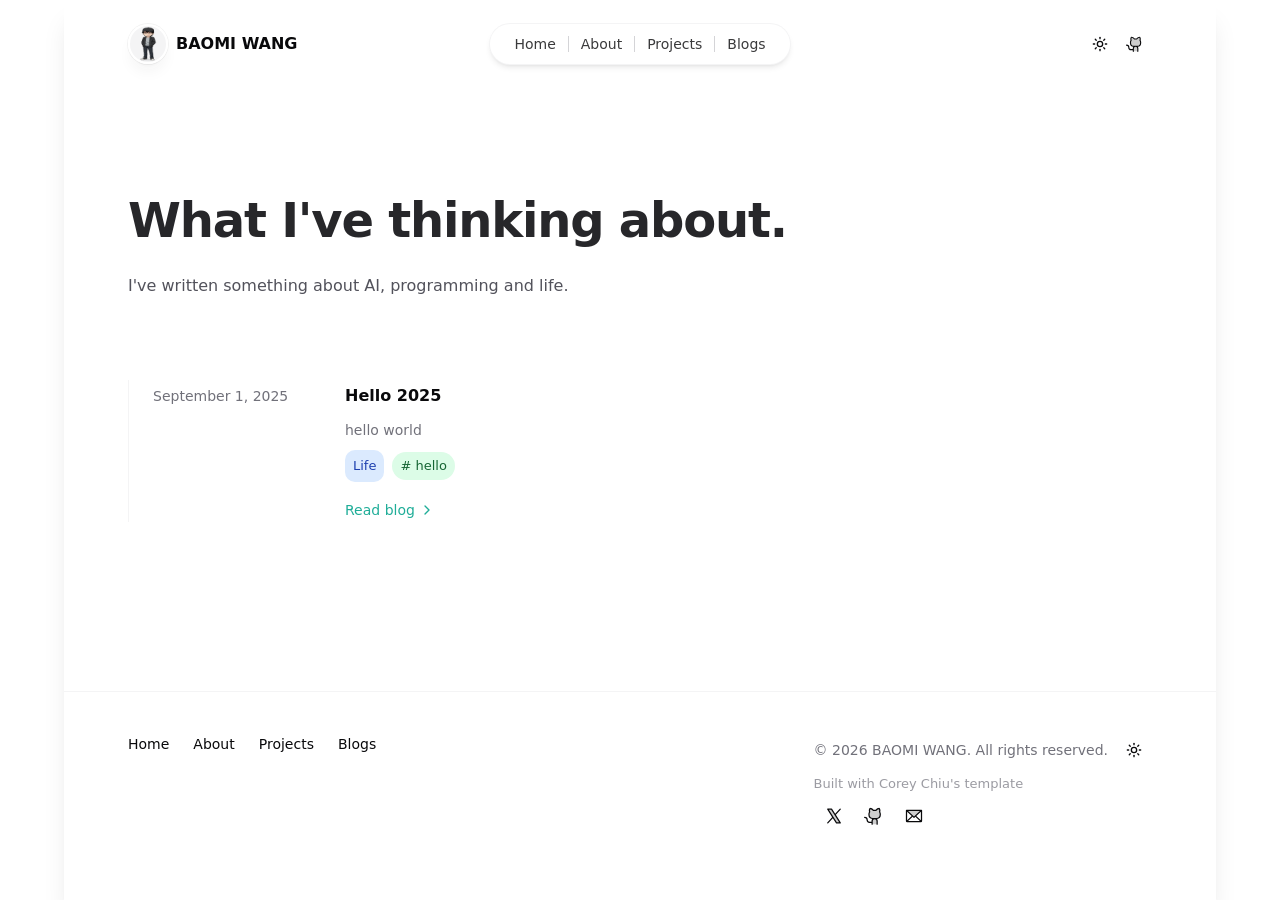
<file: blogs/index.html>
<!DOCTYPE html><html lang="en" class="h-full antialiased"><head><meta charSet="utf-8"/><meta name="viewport" content="width=device-width, initial-scale=1"/><link rel="preload" as="image" href="/_next/static/media/avatar.9a8bc47f.png" fetchPriority="high"/><link rel="stylesheet" href="/_next/static/css/b83ebbc5d22572f5.css" data-precedence="next"/><link rel="preload" as="script" fetchPriority="low" href="/_next/static/chunks/webpack-b6b63a03742f3373.js"/><script src="/_next/static/chunks/2200cc46-0723e34013674a45.js" async=""></script><script src="/_next/static/chunks/945-2d40dce0c7ba2f2a.js" async=""></script><script src="/_next/static/chunks/main-app-015b67a89e595b75.js" async=""></script><script src="/_next/static/chunks/498-6332732a779ed0ad.js" async=""></script><script src="/_next/static/chunks/268-250435baf7364845.js" async=""></script><script src="/_next/static/chunks/263-e11ad5ca0b4483c9.js" async=""></script><script src="/_next/static/chunks/663-eb712504ccf7430f.js" async=""></script><script src="/_next/static/chunks/447-b7f3263cf629a78d.js" async=""></script><script src="/_next/static/chunks/app/layout-5287a54750c21dd3.js" async=""></script><script src="/_next/static/chunks/app/blogs/page-2807ec26c03cad84.js" async=""></script><script src="/_next/static/chunks/289-28e087555e536c2b.js" async=""></script><script src="/_next/static/chunks/541-13f7fe67551e88ea.js" async=""></script><script src="/_next/static/chunks/app/page-0b224416c88ce983.js" async=""></script><title>Blogs - BAOMI WANG</title><meta name="description" content="I&#x27;ve written something about AI, programming and life."/><link rel="alternate" type="application/rss+xml" href="https://wangbaomi.com/feed.xml"/><link rel="icon" href="/favicon.ico" type="image/x-icon" sizes="16x16"/><script src="/_next/static/chunks/polyfills-42372ed130431b0a.js" noModule=""></script></head><body class="flex h-full"><script type="application/ld+json">{"@context":"https://schema.org","@type":"Person","name":"BAOMI WANG","email":"mailto:booth@deepmem.ai","url":"https://wangbaomi.com","jobTitle":"Founder and Researcher","affiliation":[{"@type":"Organization","name":"DeepMem Labs LLC","url":"https://deepmem.ai"},{"@type":"Organization","name":"Guiyi Intelligent"}],"alumniOf":{"@type":"CollegeOrUniversity","name":"University of Electronic Science and Technology of China"},"sameAs":["https://github.com/wangbooth","https://x.com/_lizhe"]}</script><script>!function(){try{var d=document.documentElement,c=d.classList;c.remove('light','dark');var e=localStorage.getItem('theme');if('system'===e||(!e&&true)){var t='(prefers-color-scheme: dark)',m=window.matchMedia(t);if(m.media!==t||m.matches){d.style.colorScheme = 'dark';c.add('dark')}else{d.style.colorScheme = 'light';c.add('light')}}else if(e){c.add(e|| '')}if(e==='light'||e==='dark')d.style.colorScheme=e}catch(e){}}()</script><div class="flex w-full"><div class="fixed inset-0 flex justify-center sm:px-8"><div class="flex w-full max-w-7xl lg:px-8"><div class="w-full shadow-xl dark:bg-muted"></div></div></div><div class="relative flex w-full flex-col px-4 sm:px-0"><header class="pointer-events-none relative z-50 flex flex-none flex-col" style="height:var(--header-height);margin-bottom:var(--header-mb)"><div class="top-0 z-10 h-16 pt-6" style="position:var(--header-position)"><div class="sm:px-8 top-[var(--header-top,theme(spacing.6))] w-full" style="position:var(--header-inner-position)"><div class="mx-auto w-full max-w-7xl lg:px-8"><div class="relative px-4 sm:px-8 lg:px-12"><div class="mx-auto max-w-2xl lg:max-w-5xl"><div class="relative flex gap-4"><div class="flex flex-1"><div class="flex flex-row items-center gap-2"><div class="h-10 w-10 rounded-full bg-white/90 p-0.5 shadow-lg shadow-zinc-800/5 ring-1 ring-zinc-900/5 backdrop-blur dark:bg-zinc-800/90 dark:ring-white/10"><a aria-label="Home" class="pointer-events-auto" href="/"><img alt="" fetchPriority="high" width="192" height="192" decoding="async" data-nimg="1" class="rounded-full bg-zinc-100 object-cover dark:bg-zinc-800 h-9 w-9" style="color:transparent;object-position:center 15%" src="/_next/static/media/avatar.9a8bc47f.png"/></a></div><a aria-label="Home" class="pointer-events-auto" href="/"><div class="text-md font-semibold capitalize">BAOMI WANG</div></a></div></div><div class="flex flex-1 justify-end md:justify-center"><div class="pointer-events-auto md:hidden" data-headlessui-state=""><button class="group flex items-center rounded-full px-4 py-2 text-sm font-medium shadow-lg ring-1 ring-muted backdrop-blur " type="button" aria-expanded="false" data-headlessui-state="">Menu<svg xmlns="http://www.w3.org/2000/svg" width="24" height="24" viewBox="0 0 24 24" fill="none" stroke="currentColor" stroke-width="2" stroke-linecap="round" stroke-linejoin="round" class="lucide lucide-chevron-down ml-3 h-auto w-2"><path d="m6 9 6 6 6-6"></path></svg></button></div><div hidden="" style="position:fixed;top:1px;left:1px;width:1px;height:0;padding:0;margin:-1px;overflow:hidden;clip:rect(0, 0, 0, 0);white-space:nowrap;border-width:0;display:none"></div><nav class="pointer-events-auto hidden md:block"><ul class="flex rounded-full px-3 text-sm font-medium bg-card ring-1 ring-muted shadow-md backdrop-blur"><li><a class="relative block px-3 py-2 transition opacity-80 hover:opacity-100 hover:text-primary" href="/">Home</a></li><li class="flex items-center"><div class="h-4 w-px bg-muted-foreground/30"></div></li><li><a class="relative block px-3 py-2 transition opacity-80 hover:opacity-100 hover:text-primary" href="/about/">About</a></li><li class="flex items-center"><div class="h-4 w-px bg-muted-foreground/30"></div></li><li><a class="relative block px-3 py-2 transition opacity-80 hover:opacity-100 hover:text-primary" href="/projects/">Projects</a></li><li class="flex items-center"><div class="h-4 w-px bg-muted-foreground/30"></div></li><li><a class="relative block px-3 py-2 transition opacity-80 hover:opacity-100 hover:text-primary" href="/blogs/">Blogs</a></li></ul></nav></div><div class="flex justify-end md:flex-1"><div class="pointer-events-auto flex flex-row items-center gap-2 md:mr-2"><button class="inline-flex items-center justify-center gap-2 whitespace-nowrap rounded-md text-sm font-medium transition-colors focus-visible:outline-none focus-visible:ring-1 focus-visible:ring-ring disabled:pointer-events-none disabled:opacity-50 [&amp;_svg]:pointer-events-none [&amp;_svg]:size-4 [&amp;_svg]:shrink-0 hover:bg-accent hover:text-accent-foreground h-9 w-9 relative"><svg xmlns="http://www.w3.org/2000/svg" width="24" height="24" viewBox="0 0 24 24" fill="none" stroke="currentColor" stroke-width="2" stroke-linecap="round" stroke-linejoin="round" class="lucide lucide-sun h-[1.2rem] w-[1.2rem] rotate-0 scale-100 transition-all dark:-rotate-90 dark:scale-0"><circle cx="12" cy="12" r="4"></circle><path d="M12 2v2"></path><path d="M12 20v2"></path><path d="m4.93 4.93 1.41 1.41"></path><path d="m17.66 17.66 1.41 1.41"></path><path d="M2 12h2"></path><path d="M20 12h2"></path><path d="m6.34 17.66-1.41 1.41"></path><path d="m19.07 4.93-1.41 1.41"></path></svg><svg xmlns="http://www.w3.org/2000/svg" width="24" height="24" viewBox="0 0 24 24" fill="none" stroke="currentColor" stroke-width="2" stroke-linecap="round" stroke-linejoin="round" class="lucide lucide-moon absolute h-[1.2rem] w-[1.2rem] rotate-90 scale-0 transition-all dark:rotate-0 dark:scale-100"><path d="M12 3a6 6 0 0 0 9 9 9 9 0 1 1-9-9Z"></path></svg><span class="sr-only">Toggle theme</span></button><a target="_blank" rel="noopener noreferrer nofollow" class="group flex flex-row  justify-start items-center text-md font-medium transition hover:text-teal-500 dark:text-zinc-200 dark:hover:text-teal-500" href="https://github.com/iAmCorey/coreychiu-portfolio-template"><svg xmlns="http://www.w3.org/2000/svg" width="18" height="18" fill="currentColor" viewBox="0 0 256 256"><path d="M208,104v8a48,48,0,0,1-48,48H136a32,32,0,0,1,32,32v40H104V192a32,32,0,0,1,32-32H112a48,48,0,0,1-48-48v-8a49.28,49.28,0,0,1,8.51-27.3A51.92,51.92,0,0,1,76,32a52,52,0,0,1,43.83,24h32.34A52,52,0,0,1,196,32a51.92,51.92,0,0,1,3.49,44.7A49.28,49.28,0,0,1,208,104Z" opacity="0.2"></path><path d="M208.3,75.68A59.74,59.74,0,0,0,202.93,28,8,8,0,0,0,196,24a59.75,59.75,0,0,0-48,24H124A59.75,59.75,0,0,0,76,24a8,8,0,0,0-6.93,4,59.78,59.78,0,0,0-5.38,47.68A58.14,58.14,0,0,0,56,104v8a56.06,56.06,0,0,0,48.44,55.47A39.8,39.8,0,0,0,96,192v8H72a24,24,0,0,1-24-24A40,40,0,0,0,8,136a8,8,0,0,0,0,16,24,24,0,0,1,24,24,40,40,0,0,0,40,40H96v16a8,8,0,0,0,16,0V192a24,24,0,0,1,48,0v40a8,8,0,0,0,16,0V192a39.8,39.8,0,0,0-8.44-24.53A56.06,56.06,0,0,0,216,112v-8A58,58,0,0,0,208.3,75.68ZM200,112a40,40,0,0,1-40,40H112a40,40,0,0,1-40-40v-8a41.74,41.74,0,0,1,6.9-22.48A8,8,0,0,0,80,73.83a43.81,43.81,0,0,1,.79-33.58,43.88,43.88,0,0,1,32.32,20.06A8,8,0,0,0,119.82,64h32.35a8,8,0,0,0,6.74-3.69,43.87,43.87,0,0,1,32.32-20.06A43.81,43.81,0,0,1,192,73.83a8.09,8.09,0,0,0,1,7.65A41.76,41.76,0,0,1,200,104Z"></path></svg><span class="sr-only">Github Repo</span></a></div></div></div></div></div></div></div></div></header><main class="flex-auto"><div class="sm:px-8 mt-16 sm:mt-32"><div class="mx-auto w-full max-w-7xl lg:px-8"><div class="relative px-4 sm:px-8 lg:px-12"><div class="mx-auto max-w-2xl lg:max-w-5xl"><header class="max-w-2xl"><h1 class="text-4xl font-bold tracking-tight text-zinc-800 sm:text-5xl dark:text-zinc-100">What I&#x27;ve thinking about.</h1><p class="mt-6 text-base text-zinc-600 dark:text-zinc-400">I&#x27;ve written something about AI, programming and life.</p></header><div class="mt-16 sm:mt-20"><div class="md:border-l md:border-zinc-100 md:pl-6 md:dark:border-zinc-700/40"><div class="flex max-w-3xl flex-col space-y-16"><article class="md:grid md:grid-cols-4 md:items-baseline"><div class="md:col-span-3 group relative flex flex-col items-start"><h2 class="text-base font-semibold tracking-normal"><div class="absolute -inset-x-4 -inset-y-6 z-0 scale-95 transition group-hover:scale-100 sm:-inset-x-6 sm:rounded-2xl group-hover:bg-muted/50 "></div><a href="/blogs/test-blog/"><span class="absolute -inset-x-4 -inset-y-6 z-20 sm:-inset-x-6 sm:rounded-2xl"></span><span class="relative z-10">Hello 2025</span></a></h2><time class="md:hidden relative z-10 order-first mb-3 flex items-center text-sm text-muted-foreground pl-3.5" dateTime="2025-09-01"><span class="absolute inset-y-0 left-0 flex items-center" aria-hidden="true"><span class="h-4 w-0.5 rounded-full bg-muted-foreground/30"></span></span>September 1, 2025</time><p class="relative z-10 mt-2 text-sm text-muted-foreground">hello world</p><div class="flex flex-wrap items-center gap-2 mt-2"><a class="inline-flex items-center gap-1 font-medium transition-colors bg-blue-100 text-blue-800 hover:bg-blue-200 dark:bg-blue-900/30 dark:text-blue-400 dark:hover:bg-blue-900/50 px-2 py-1 text-xs rounded-md cursor-pointer" href="/blogs/categories/Life/"><span class="capitalize">Life</span></a><a class="inline-flex items-center gap-1 font-medium transition-colors bg-green-100 text-green-800 hover:bg-green-200 dark:bg-green-900/30 dark:text-green-400 dark:hover:bg-green-900/50 px-2 py-0.5 text-xs rounded-full cursor-pointer" href="/blogs/tags/hello/"><span># <!-- -->hello</span></a></div><div aria-hidden="true" class="relative z-10 mt-4 flex items-center text-sm font-medium text-primary">Read blog<svg xmlns="http://www.w3.org/2000/svg" width="24" height="24" viewBox="0 0 24 24" fill="none" stroke="currentColor" stroke-width="2" stroke-linecap="round" stroke-linejoin="round" class="lucide lucide-chevron-right ml-1 h-4 w-4 stroke-current"><path d="m9 18 6-6-6-6"></path></svg></div></div><time class="mt-1 hidden md:block relative z-10 order-first mb-3 flex items-center text-sm text-muted-foreground" dateTime="2025-09-01">September 1, 2025</time></article></div></div></div></div></div></div></div></main><footer class="mt-32 flex-none"><div class="sm:px-8"><div class="mx-auto w-full max-w-7xl lg:px-8"><div class="border-t border-muted pb-16 pt-10"><div class="relative px-4 sm:px-8 lg:px-12"><div class="mx-auto max-w-2xl lg:max-w-5xl"><div class="flex flex-col items-center justify-between gap-6 sm:flex-row sm:items-start"><div class="flex flex-wrap justify-center gap-x-6 gap-y-1 text-sm font-medium"><a class="transition hover:text-primary" href="/">Home</a><a class="transition hover:text-primary" href="/about/">About</a><a class="transition hover:text-primary" href="/projects/">Projects</a><a class="transition hover:text-primary" href="/blogs/">Blogs</a></div><div class="flex flex-col justify-center items-start"><div class="flex flex-row justify-end items-center gap-2"><p class="text-sm text-muted-foreground">© <!-- -->2026<!-- --> <!-- -->BAOMI WANG<!-- -->. All rights reserved.</p><button class="inline-flex items-center justify-center gap-2 whitespace-nowrap rounded-md text-sm font-medium transition-colors focus-visible:outline-none focus-visible:ring-1 focus-visible:ring-ring disabled:pointer-events-none disabled:opacity-50 [&amp;_svg]:pointer-events-none [&amp;_svg]:size-4 [&amp;_svg]:shrink-0 hover:bg-accent hover:text-accent-foreground h-9 w-9 relative"><svg xmlns="http://www.w3.org/2000/svg" width="24" height="24" viewBox="0 0 24 24" fill="none" stroke="currentColor" stroke-width="2" stroke-linecap="round" stroke-linejoin="round" class="lucide lucide-sun h-[1.2rem] w-[1.2rem] rotate-0 scale-100 transition-all dark:-rotate-90 dark:scale-0"><circle cx="12" cy="12" r="4"></circle><path d="M12 2v2"></path><path d="M12 20v2"></path><path d="m4.93 4.93 1.41 1.41"></path><path d="m17.66 17.66 1.41 1.41"></path><path d="M2 12h2"></path><path d="M20 12h2"></path><path d="m6.34 17.66-1.41 1.41"></path><path d="m19.07 4.93-1.41 1.41"></path></svg><svg xmlns="http://www.w3.org/2000/svg" width="24" height="24" viewBox="0 0 24 24" fill="none" stroke="currentColor" stroke-width="2" stroke-linecap="round" stroke-linejoin="round" class="lucide lucide-moon absolute h-[1.2rem] w-[1.2rem] rotate-90 scale-0 transition-all dark:rotate-0 dark:scale-100"><path d="M12 3a6 6 0 0 0 9 9 9 9 0 1 1-9-9Z"></path></svg><span class="sr-only">Toggle theme</span></button></div><p class="text-xs text-muted-foreground/70 mt-1">Built with<!-- --> <a target="_blank" rel="noopener noreferrer" class="hover:text-primary transition-colors" href="https://coreychiu.com">Corey Chiu&#x27;s template</a></p><div class="flex items-center mt-0"><a target="_blank" rel="noreferrer" aria-label="Follow on X" class="inline-flex h-10 w-10 items-center justify-center rounded-md hover:bg-accent hover:text-accent-foreground" href="https://x.com/_lizhe?utm_source=undefined"><svg xmlns="http://www.w3.org/2000/svg" width="20" height="20" fill="currentColor" viewBox="0 0 256 256"><path d="M208,216H160L48,40H96Z" opacity="0.2"></path><path d="M214.75,211.71l-62.6-98.38,61.77-67.95a8,8,0,0,0-11.84-10.76L143.24,99.34,102.75,35.71A8,8,0,0,0,96,32H48a8,8,0,0,0-6.75,12.3l62.6,98.37-61.77,68a8,8,0,1,0,11.84,10.76l58.84-64.72,40.49,63.63A8,8,0,0,0,160,224h48a8,8,0,0,0,6.75-12.29ZM164.39,208,62.57,48h29L193.43,208Z"></path></svg><span class="sr-only">X</span></a><a target="_blank" rel="noreferrer" aria-label="Follow on Github" class="inline-flex h-10 w-10 items-center justify-center rounded-md hover:bg-accent hover:text-accent-foreground" href="https://github.com/wangbooth?utm_source=undefined"><svg xmlns="http://www.w3.org/2000/svg" width="20" height="20" fill="currentColor" viewBox="0 0 256 256"><path d="M208,104v8a48,48,0,0,1-48,48H136a32,32,0,0,1,32,32v40H104V192a32,32,0,0,1,32-32H112a48,48,0,0,1-48-48v-8a49.28,49.28,0,0,1,8.51-27.3A51.92,51.92,0,0,1,76,32a52,52,0,0,1,43.83,24h32.34A52,52,0,0,1,196,32a51.92,51.92,0,0,1,3.49,44.7A49.28,49.28,0,0,1,208,104Z" opacity="0.2"></path><path d="M208.3,75.68A59.74,59.74,0,0,0,202.93,28,8,8,0,0,0,196,24a59.75,59.75,0,0,0-48,24H124A59.75,59.75,0,0,0,76,24a8,8,0,0,0-6.93,4,59.78,59.78,0,0,0-5.38,47.68A58.14,58.14,0,0,0,56,104v8a56.06,56.06,0,0,0,48.44,55.47A39.8,39.8,0,0,0,96,192v8H72a24,24,0,0,1-24-24A40,40,0,0,0,8,136a8,8,0,0,0,0,16,24,24,0,0,1,24,24,40,40,0,0,0,40,40H96v16a8,8,0,0,0,16,0V192a24,24,0,0,1,48,0v40a8,8,0,0,0,16,0V192a39.8,39.8,0,0,0-8.44-24.53A56.06,56.06,0,0,0,216,112v-8A58,58,0,0,0,208.3,75.68ZM200,112a40,40,0,0,1-40,40H112a40,40,0,0,1-40-40v-8a41.74,41.74,0,0,1,6.9-22.48A8,8,0,0,0,80,73.83a43.81,43.81,0,0,1,.79-33.58,43.88,43.88,0,0,1,32.32,20.06A8,8,0,0,0,119.82,64h32.35a8,8,0,0,0,6.74-3.69,43.87,43.87,0,0,1,32.32-20.06A43.81,43.81,0,0,1,192,73.83a8.09,8.09,0,0,0,1,7.65A41.76,41.76,0,0,1,200,104Z"></path></svg><span class="sr-only">Github</span></a><a target="_blank" rel="noreferrer" aria-label="Email" class="inline-flex h-10 w-10 items-center justify-center rounded-md hover:bg-accent hover:text-accent-foreground" href="mailto:booth@deepmem.ai"><svg xmlns="http://www.w3.org/2000/svg" width="20" height="20" fill="currentColor" viewBox="0 0 256 256"><path d="M224,56l-96,88L32,56Z" opacity="0.2"></path><path d="M224,48H32a8,8,0,0,0-8,8V192a16,16,0,0,0,16,16H216a16,16,0,0,0,16-16V56A8,8,0,0,0,224,48Zm-96,85.15L52.57,64H203.43ZM98.71,128,40,181.81V74.19Zm11.84,10.85,12,11.05a8,8,0,0,0,10.82,0l12-11.05,58,53.15H52.57ZM157.29,128,216,74.18V181.82Z"></path></svg><span class="sr-only">Email</span></a></div></div></div></div></div></div></div></div></footer></div></div><script src="/_next/static/chunks/webpack-b6b63a03742f3373.js" async=""></script><script>(self.__next_f=self.__next_f||[]).push([0]);self.__next_f.push([2,null])</script><script>self.__next_f.push([1,"1:HL[\"/_next/static/css/b83ebbc5d22572f5.css\",\"style\"]\n"])</script><script>self.__next_f.push([1,"2:I[2433,[],\"\"]\n5:I[176,[],\"\"]\n6:I[9414,[],\"\"]\n7:I[1331,[\"498\",\"static/chunks/498-6332732a779ed0ad.js\",\"268\",\"static/chunks/268-250435baf7364845.js\",\"263\",\"static/chunks/263-e11ad5ca0b4483c9.js\",\"663\",\"static/chunks/663-eb712504ccf7430f.js\",\"447\",\"static/chunks/447-b7f3263cf629a78d.js\",\"185\",\"static/chunks/app/layout-5287a54750c21dd3.js\"],\"Providers\"]\n8:I[1947,[\"498\",\"static/chunks/498-6332732a779ed0ad.js\",\"268\",\"static/chunks/268-250435baf7364845.js\",\"263\",\"static/chunks/263-e11ad5ca0b4483c9.js\",\"663\",\"static/chunks/663-eb712504ccf7430f.js\",\"447\",\"static/chunks/447-b7f3263cf629a78d.js\",\"185\",\"static/chunks/app/layout-5287a54750c21dd3.js\"],\"Header\"]\n9:I[9498,[\"498\",\"static/chunks/498-6332732a779ed0ad.js\",\"606\",\"static/chunks/app/blogs/page-2807ec26c03cad84.js\"],\"\"]\na:I[573,[\"498\",\"static/chunks/498-6332732a779ed0ad.js\",\"268\",\"static/chunks/268-250435baf7364845.js\",\"263\",\"static/chunks/263-e11ad5ca0b4483c9.js\",\"663\",\"static/chunks/663-eb712504ccf7430f.js\",\"447\",\"static/chunks/447-b7f3263cf629a78d.js\",\"185\",\"static/chunks/app/layout-5287a54750c21dd3.js\"],\"ThemeToggle\"]\nb:I[1404,[\"498\",\"static/chunks/498-6332732a779ed0ad.js\",\"268\",\"static/chunks/268-250435baf7364845.js\",\"263\",\"static/chunks/263-e11ad5ca0b4483c9.js\",\"289\",\"static/chunks/289-28e087555e536c2b.js\",\"541\",\"static/chunks/541-13f7fe67551e88ea.js\",\"931\",\"static/chunks/app/page-0b224416c88ce983.js\"],\"default\"]\nc:I[6962,[\"498\",\"static/chunks/498-6332732a779ed0ad.js\",\"268\",\"static/chunks/268-250435baf7364845.js\",\"263\",\"static/chunks/263-e11ad5ca0b4483c9.js\",\"663\",\"static/chunks/663-eb712504ccf7430f.js\",\"447\",\"static/chunks/447-b7f3263cf629a78d.js\",\"185\",\"static/chunks/app/layout-5287a54750c21dd3.js\"],\"default\"]\nd:I[5930,[\"498\",\"static/chunks/498-6332732a779ed0ad.js\",\"268\",\"static/chunks/268-250435baf7364845.js\",\"263\",\"static/chunks/263-e11ad5ca0b4483c9.js\",\"663\",\"static/chunks/663-eb712504ccf7430f.js\",\"447\",\"static/chunks/447-b7f3263cf629a78d.js\",\"185\",\"static/chunks/app/layout-5287a54750c21dd3.js\"],\"PlausibleAnalytics\"]\nf:I[8528,[],\"\"]\n10:[]\n"])</script><script>self.__next_f.push([1,"0:[\"$\",\"$L2\",null,{\"buildId\":\"g6HONtvXX6JueiNKjJeay\",\"assetPrefix\":\"\",\"urlParts\":[\"\",\"blogs\",\"\"],\"initialTree\":[\"\",{\"children\":[\"blogs\",{\"children\":[\"__PAGE__\",{}]}]},\"$undefined\",\"$undefined\",true],\"initialSeedData\":[\"\",{\"children\":[\"blogs\",{\"children\":[\"__PAGE__\",{},[[\"$L3\",\"$L4\",null],null],null]},[null,[\"$\",\"$L5\",null,{\"parallelRouterKey\":\"children\",\"segmentPath\":[\"children\",\"blogs\",\"children\"],\"error\":\"$undefined\",\"errorStyles\":\"$undefined\",\"errorScripts\":\"$undefined\",\"template\":[\"$\",\"$L6\",null,{}],\"templateStyles\":\"$undefined\",\"templateScripts\":\"$undefined\",\"notFound\":\"$undefined\",\"notFoundStyles\":\"$undefined\"}]],null]},[[[[\"$\",\"link\",\"0\",{\"rel\":\"stylesheet\",\"href\":\"/_next/static/css/b83ebbc5d22572f5.css\",\"precedence\":\"next\",\"crossOrigin\":\"$undefined\"}]],[\"$\",\"html\",null,{\"lang\":\"en\",\"className\":\"h-full antialiased\",\"suppressHydrationWarning\":true,\"children\":[\"$\",\"body\",null,{\"className\":\"flex h-full\",\"children\":[[\"$\",\"script\",null,{\"type\":\"application/ld+json\",\"dangerouslySetInnerHTML\":{\"__html\":\"{\\\"@context\\\":\\\"https://schema.org\\\",\\\"@type\\\":\\\"Person\\\",\\\"name\\\":\\\"BAOMI WANG\\\",\\\"email\\\":\\\"mailto:booth@deepmem.ai\\\",\\\"url\\\":\\\"https://wangbaomi.com\\\",\\\"jobTitle\\\":\\\"Founder and Researcher\\\",\\\"affiliation\\\":[{\\\"@type\\\":\\\"Organization\\\",\\\"name\\\":\\\"DeepMem Labs LLC\\\",\\\"url\\\":\\\"https://deepmem.ai\\\"},{\\\"@type\\\":\\\"Organization\\\",\\\"name\\\":\\\"Guiyi Intelligent\\\"}],\\\"alumniOf\\\":{\\\"@type\\\":\\\"CollegeOrUniversity\\\",\\\"name\\\":\\\"University of Electronic Science and Technology of China\\\"},\\\"sameAs\\\":[\\\"https://github.com/wangbooth\\\",\\\"https://x.com/_lizhe\\\"]}\"}}],[\"$\",\"$L7\",null,{\"children\":[[\"$\",\"div\",null,{\"className\":\"flex w-full\",\"children\":[[\"$\",\"div\",null,{\"className\":\"fixed inset-0 flex justify-center sm:px-8\",\"children\":[\"$\",\"div\",null,{\"className\":\"flex w-full max-w-7xl lg:px-8\",\"children\":[\"$\",\"div\",null,{\"className\":\"w-full shadow-xl dark:bg-muted\"}]}]}],[\"$\",\"div\",null,{\"className\":\"relative flex w-full flex-col px-4 sm:px-0\",\"children\":[[\"$\",\"$L8\",null,{}],[\"$\",\"main\",null,{\"className\":\"flex-auto\",\"children\":[\"$\",\"$L5\",null,{\"parallelRouterKey\":\"children\",\"segmentPath\":[\"children\"],\"error\":\"$undefined\",\"errorStyles\":\"$undefined\",\"errorScripts\":\"$undefined\",\"template\":[\"$\",\"$L6\",null,{}],\"templateStyles\":\"$undefined\",\"templateScripts\":\"$undefined\",\"notFound\":[\"$\",\"div\",null,{\"className\":\"sm:px-8 flex h-full items-center pt-16 sm:pt-32\",\"children\":[\"$\",\"div\",null,{\"className\":\"mx-auto w-full max-w-7xl lg:px-8\",\"children\":[\"$\",\"div\",null,{\"className\":\"relative px-4 sm:px-8 lg:px-12\",\"children\":[\"$\",\"div\",null,{\"className\":\"mx-auto max-w-2xl lg:max-w-5xl\",\"children\":[\"$\",\"div\",null,{\"className\":\"flex flex-col items-center\",\"children\":[[\"$\",\"p\",null,{\"className\":\"text-base font-semibold text-zinc-400 dark:text-zinc-500\",\"children\":\"404\"}],[\"$\",\"h1\",null,{\"className\":\"mt-4 text-4xl font-bold tracking-tight text-zinc-800 sm:text-5xl dark:text-zinc-100\",\"children\":\"Page not found\"}],[\"$\",\"p\",null,{\"className\":\"mt-4 text-base text-zinc-600 dark:text-zinc-400\",\"children\":\"Sorry, we couldn’t find the page you’re looking for.\"}],[\"$\",\"$L9\",null,{\"className\":\"inline-flex items-center gap-2 justify-center rounded-md py-2 px-3 text-sm outline-offset-2 transition active:transition-none bg-zinc-50 font-medium text-zinc-900 hover:bg-zinc-100 active:bg-zinc-100 active:text-zinc-900/60 dark:bg-zinc-800/50 dark:text-zinc-300 dark:hover:bg-zinc-800 dark:hover:text-zinc-50 dark:active:bg-zinc-800/50 dark:active:text-zinc-50/70 mt-4\",\"href\":\"/\",\"children\":\"Go back home\"}]]}]}]}]}]}],\"notFoundStyles\":[]}]}],[\"$\",\"footer\",null,{\"className\":\"mt-32 flex-none\",\"children\":[\"$\",\"div\",null,{\"className\":\"sm:px-8\",\"children\":[\"$\",\"div\",null,{\"className\":\"mx-auto w-full max-w-7xl lg:px-8\",\"children\":[\"$\",\"div\",null,{\"className\":\"border-t border-muted pb-16 pt-10\",\"children\":[\"$\",\"div\",null,{\"className\":\"relative px-4 sm:px-8 lg:px-12\",\"children\":[\"$\",\"div\",null,{\"className\":\"mx-auto max-w-2xl lg:max-w-5xl\",\"children\":[\"$\",\"div\",null,{\"className\":\"flex flex-col items-center justify-between gap-6 sm:flex-row sm:items-start\",\"children\":[[\"$\",\"div\",null,{\"className\":\"flex flex-wrap justify-center gap-x-6 gap-y-1 text-sm font-medium\",\"children\":[[\"$\",\"$L9\",null,{\"href\":\"/\",\"className\":\"transition hover:text-primary\",\"children\":\"Home\"}],[\"$\",\"$L9\",null,{\"href\":\"/about\",\"className\":\"transition hover:text-primary\",\"children\":\"About\"}],[\"$\",\"$L9\",null,{\"href\":\"/projects\",\"className\":\"transition hover:text-primary\",\"children\":\"Projects\"}],[\"$\",\"$L9\",null,{\"href\":\"/blogs\",\"className\":\"transition hover:text-primary\",\"children\":\"Blogs\"}]]}],[\"$\",\"div\",null,{\"className\":\"flex flex-col justify-center items-start\",\"children\":[[\"$\",\"div\",null,{\"className\":\"flex flex-row justify-end items-center gap-2\",\"children\":[[\"$\",\"p\",null,{\"className\":\"text-sm text-muted-foreground\",\"children\":[\"© \",2026,\" \",\"BAOMI WANG\",\". All rights reserved.\"]}],[\"$\",\"$La\",null,{}]]}],[\"$\",\"p\",null,{\"className\":\"text-xs text-muted-foreground/70 mt-1\",\"children\":[\"Built with\",\" \",[\"$\",\"$L9\",null,{\"href\":\"https://coreychiu.com\",\"target\":\"_blank\",\"rel\":\"noopener noreferrer\",\"className\":\"hover:text-primary transition-colors\",\"children\":\"Corey Chiu's template\"}]]}],[\"$\",\"$Lb\",null,{\"className\":\"mt-0\"}]]}]]}]}]}]}]}]}]}]]}]]}],[null,[\"$\",\"$Lc\",null,{}],[\"$\",\"$Ld\",null,{}]]]}]]}]}]],null],null],\"couldBeIntercepted\":false,\"initialHead\":[null,\"$Le\"],\"globalErrorComponent\":\"$f\",\"missingSlots\":\"$W10\"}]\n"])</script><script>self.__next_f.push([1,"e:[[\"$\",\"meta\",\"0\",{\"name\":\"viewport\",\"content\":\"width=device-width, initial-scale=1\"}],[\"$\",\"meta\",\"1\",{\"charSet\":\"utf-8\"}],[\"$\",\"title\",\"2\",{\"children\":\"Blogs - BAOMI WANG\"}],[\"$\",\"meta\",\"3\",{\"name\":\"description\",\"content\":\"I've written something about AI, programming and life.\"}],[\"$\",\"link\",\"4\",{\"rel\":\"alternate\",\"type\":\"application/rss+xml\",\"href\":\"https://wangbaomi.com/feed.xml\"}],[\"$\",\"link\",\"5\",{\"rel\":\"icon\",\"href\":\"/favicon.ico\",\"type\":\"image/x-icon\",\"sizes\":\"16x16\"}]]\n3:null\n"])</script><script>self.__next_f.push([1,"4:[\"$\",\"div\",null,{\"className\":\"sm:px-8 mt-16 sm:mt-32\",\"children\":[\"$\",\"div\",null,{\"className\":\"mx-auto w-full max-w-7xl lg:px-8\",\"children\":[\"$\",\"div\",null,{\"className\":\"relative px-4 sm:px-8 lg:px-12\",\"children\":[\"$\",\"div\",null,{\"className\":\"mx-auto max-w-2xl lg:max-w-5xl\",\"children\":[[\"$\",\"header\",null,{\"className\":\"max-w-2xl\",\"children\":[[\"$\",\"h1\",null,{\"className\":\"text-4xl font-bold tracking-tight text-zinc-800 sm:text-5xl dark:text-zinc-100\",\"children\":\"What I've thinking about.\"}],[\"$\",\"p\",null,{\"className\":\"mt-6 text-base text-zinc-600 dark:text-zinc-400\",\"children\":\"I've written something about AI, programming and life.\"}]]}],[\"$\",\"div\",null,{\"className\":\"mt-16 sm:mt-20\",\"children\":[\"$\",\"div\",null,{\"className\":\"md:border-l md:border-zinc-100 md:pl-6 md:dark:border-zinc-700/40\",\"children\":[\"$\",\"div\",null,{\"className\":\"flex max-w-3xl flex-col space-y-16\",\"children\":[[\"$\",\"article\",null,{\"className\":\"md:grid md:grid-cols-4 md:items-baseline\",\"children\":[[\"$\",\"div\",null,{\"className\":\"md:col-span-3 group relative flex flex-col items-start\",\"children\":[[\"$\",\"h2\",null,{\"className\":\"text-base font-semibold tracking-normal\",\"children\":[[\"$\",\"div\",null,{\"className\":\"absolute -inset-x-4 -inset-y-6 z-0 scale-95 transition group-hover:scale-100 sm:-inset-x-6 sm:rounded-2xl group-hover:bg-muted/50 \"}],[\"$\",\"$L9\",null,{\"href\":\"/blogs/test-blog\",\"children\":[[\"$\",\"span\",null,{\"className\":\"absolute -inset-x-4 -inset-y-6 z-20 sm:-inset-x-6 sm:rounded-2xl\"}],[\"$\",\"span\",null,{\"className\":\"relative z-10\",\"children\":\"Hello 2025\"}]]}]]}],[\"$\",\"time\",null,{\"className\":\"md:hidden relative z-10 order-first mb-3 flex items-center text-sm text-muted-foreground pl-3.5\",\"dateTime\":\"2025-09-01\",\"children\":[[\"$\",\"span\",null,{\"className\":\"absolute inset-y-0 left-0 flex items-center\",\"aria-hidden\":\"true\",\"children\":[\"$\",\"span\",null,{\"className\":\"h-4 w-0.5 rounded-full bg-muted-foreground/30\"}]}],\"September 1, 2025\"]}],[\"$\",\"p\",null,{\"className\":\"relative z-10 mt-2 text-sm text-muted-foreground\",\"children\":\"hello world\"}],[\"$\",\"div\",null,{\"className\":\"flex flex-wrap items-center gap-2 mt-2\",\"children\":[[[\"$\",\"$L9\",null,{\"href\":\"/blogs/categories/Life\",\"className\":\"inline-flex items-center gap-1 font-medium transition-colors bg-blue-100 text-blue-800 hover:bg-blue-200 dark:bg-blue-900/30 dark:text-blue-400 dark:hover:bg-blue-900/50 px-2 py-1 text-xs rounded-md cursor-pointer\",\"children\":[[\"$\",\"span\",null,{\"className\":\"capitalize\",\"children\":\"Life\"}],false]}]],[[\"$\",\"$L9\",null,{\"href\":\"/blogs/tags/hello\",\"className\":\"inline-flex items-center gap-1 font-medium transition-colors bg-green-100 text-green-800 hover:bg-green-200 dark:bg-green-900/30 dark:text-green-400 dark:hover:bg-green-900/50 px-2 py-0.5 text-xs rounded-full cursor-pointer\",\"children\":[[\"$\",\"span\",null,{\"children\":[\"# \",\"hello\"]}],false]}]]]}],[\"$\",\"div\",null,{\"aria-hidden\":\"true\",\"className\":\"relative z-10 mt-4 flex items-center text-sm font-medium text-primary\",\"children\":[\"Read blog\",[\"$\",\"svg\",null,{\"xmlns\":\"http://www.w3.org/2000/svg\",\"width\":24,\"height\":24,\"viewBox\":\"0 0 24 24\",\"fill\":\"none\",\"stroke\":\"currentColor\",\"strokeWidth\":2,\"strokeLinecap\":\"round\",\"strokeLinejoin\":\"round\",\"className\":\"lucide lucide-chevron-right ml-1 h-4 w-4 stroke-current\",\"children\":[[\"$\",\"path\",\"mthhwq\",{\"d\":\"m9 18 6-6-6-6\"}],\"$undefined\"]}]]}]]}],[\"$\",\"time\",null,{\"className\":\"mt-1 hidden md:block relative z-10 order-first mb-3 flex items-center text-sm text-muted-foreground\",\"dateTime\":\"2025-09-01\",\"children\":[false,\"September 1, 2025\"]}]]}]]}]}]}]]}]}]}]}]\n"])</script></body></html>
</file>
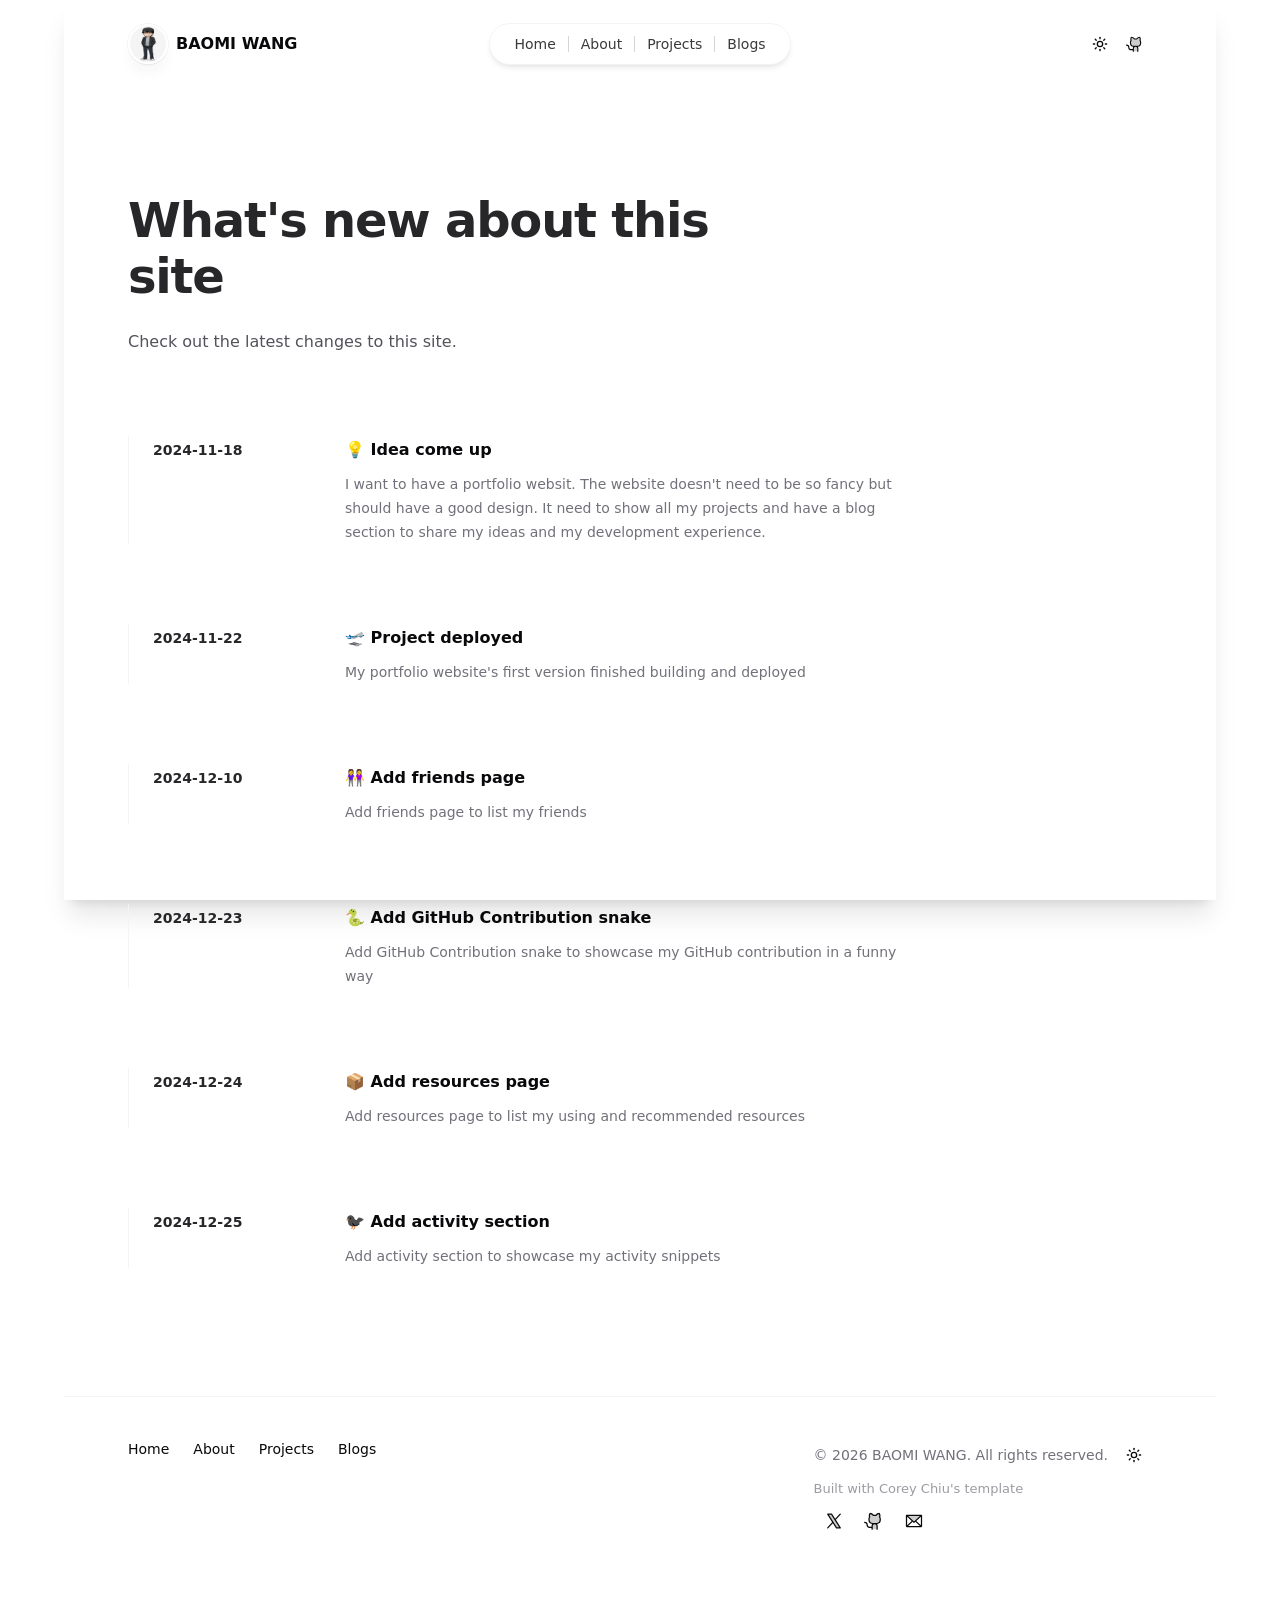
<file: changelog/index.html>
<!DOCTYPE html><html lang="en" class="h-full antialiased"><head><meta charSet="utf-8"/><meta name="viewport" content="width=device-width, initial-scale=1"/><link rel="preload" as="image" href="/_next/static/media/avatar.9a8bc47f.png" fetchPriority="high"/><link rel="stylesheet" href="/_next/static/css/b83ebbc5d22572f5.css" data-precedence="next"/><link rel="preload" as="script" fetchPriority="low" href="/_next/static/chunks/webpack-b6b63a03742f3373.js"/><script src="/_next/static/chunks/2200cc46-0723e34013674a45.js" async=""></script><script src="/_next/static/chunks/945-2d40dce0c7ba2f2a.js" async=""></script><script src="/_next/static/chunks/main-app-015b67a89e595b75.js" async=""></script><script src="/_next/static/chunks/498-6332732a779ed0ad.js" async=""></script><script src="/_next/static/chunks/268-250435baf7364845.js" async=""></script><script src="/_next/static/chunks/263-e11ad5ca0b4483c9.js" async=""></script><script src="/_next/static/chunks/663-eb712504ccf7430f.js" async=""></script><script src="/_next/static/chunks/447-b7f3263cf629a78d.js" async=""></script><script src="/_next/static/chunks/app/layout-5287a54750c21dd3.js" async=""></script><script src="/_next/static/chunks/app/changelog/page-9abc1fe0ddc04e80.js" async=""></script><script src="/_next/static/chunks/289-28e087555e536c2b.js" async=""></script><script src="/_next/static/chunks/541-13f7fe67551e88ea.js" async=""></script><script src="/_next/static/chunks/app/page-0b224416c88ce983.js" async=""></script><title>Changelog - BAOMI WANG</title><meta name="description" content="What&#x27;s new about this site"/><link rel="alternate" type="application/rss+xml" href="https://wangbaomi.com/feed.xml"/><link rel="icon" href="/favicon.ico" type="image/x-icon" sizes="16x16"/><script src="/_next/static/chunks/polyfills-42372ed130431b0a.js" noModule=""></script></head><body class="flex h-full"><script type="application/ld+json">{"@context":"https://schema.org","@type":"Person","name":"BAOMI WANG","email":"mailto:booth@deepmem.ai","url":"https://wangbaomi.com","jobTitle":"Founder and Researcher","affiliation":[{"@type":"Organization","name":"DeepMem Labs LLC","url":"https://deepmem.ai"},{"@type":"Organization","name":"Guiyi Intelligent"}],"alumniOf":{"@type":"CollegeOrUniversity","name":"University of Electronic Science and Technology of China"},"sameAs":["https://github.com/wangbooth","https://x.com/_lizhe"]}</script><script>!function(){try{var d=document.documentElement,c=d.classList;c.remove('light','dark');var e=localStorage.getItem('theme');if('system'===e||(!e&&true)){var t='(prefers-color-scheme: dark)',m=window.matchMedia(t);if(m.media!==t||m.matches){d.style.colorScheme = 'dark';c.add('dark')}else{d.style.colorScheme = 'light';c.add('light')}}else if(e){c.add(e|| '')}if(e==='light'||e==='dark')d.style.colorScheme=e}catch(e){}}()</script><div class="flex w-full"><div class="fixed inset-0 flex justify-center sm:px-8"><div class="flex w-full max-w-7xl lg:px-8"><div class="w-full shadow-xl dark:bg-muted"></div></div></div><div class="relative flex w-full flex-col px-4 sm:px-0"><header class="pointer-events-none relative z-50 flex flex-none flex-col" style="height:var(--header-height);margin-bottom:var(--header-mb)"><div class="top-0 z-10 h-16 pt-6" style="position:var(--header-position)"><div class="sm:px-8 top-[var(--header-top,theme(spacing.6))] w-full" style="position:var(--header-inner-position)"><div class="mx-auto w-full max-w-7xl lg:px-8"><div class="relative px-4 sm:px-8 lg:px-12"><div class="mx-auto max-w-2xl lg:max-w-5xl"><div class="relative flex gap-4"><div class="flex flex-1"><div class="flex flex-row items-center gap-2"><div class="h-10 w-10 rounded-full bg-white/90 p-0.5 shadow-lg shadow-zinc-800/5 ring-1 ring-zinc-900/5 backdrop-blur dark:bg-zinc-800/90 dark:ring-white/10"><a aria-label="Home" class="pointer-events-auto" href="/"><img alt="" fetchPriority="high" width="192" height="192" decoding="async" data-nimg="1" class="rounded-full bg-zinc-100 object-cover dark:bg-zinc-800 h-9 w-9" style="color:transparent;object-position:center 15%" src="/_next/static/media/avatar.9a8bc47f.png"/></a></div><a aria-label="Home" class="pointer-events-auto" href="/"><div class="text-md font-semibold capitalize">BAOMI WANG</div></a></div></div><div class="flex flex-1 justify-end md:justify-center"><div class="pointer-events-auto md:hidden" data-headlessui-state=""><button class="group flex items-center rounded-full px-4 py-2 text-sm font-medium shadow-lg ring-1 ring-muted backdrop-blur " type="button" aria-expanded="false" data-headlessui-state="">Menu<svg xmlns="http://www.w3.org/2000/svg" width="24" height="24" viewBox="0 0 24 24" fill="none" stroke="currentColor" stroke-width="2" stroke-linecap="round" stroke-linejoin="round" class="lucide lucide-chevron-down ml-3 h-auto w-2"><path d="m6 9 6 6 6-6"></path></svg></button></div><div hidden="" style="position:fixed;top:1px;left:1px;width:1px;height:0;padding:0;margin:-1px;overflow:hidden;clip:rect(0, 0, 0, 0);white-space:nowrap;border-width:0;display:none"></div><nav class="pointer-events-auto hidden md:block"><ul class="flex rounded-full px-3 text-sm font-medium bg-card ring-1 ring-muted shadow-md backdrop-blur"><li><a class="relative block px-3 py-2 transition opacity-80 hover:opacity-100 hover:text-primary" href="/">Home</a></li><li class="flex items-center"><div class="h-4 w-px bg-muted-foreground/30"></div></li><li><a class="relative block px-3 py-2 transition opacity-80 hover:opacity-100 hover:text-primary" href="/about/">About</a></li><li class="flex items-center"><div class="h-4 w-px bg-muted-foreground/30"></div></li><li><a class="relative block px-3 py-2 transition opacity-80 hover:opacity-100 hover:text-primary" href="/projects/">Projects</a></li><li class="flex items-center"><div class="h-4 w-px bg-muted-foreground/30"></div></li><li><a class="relative block px-3 py-2 transition opacity-80 hover:opacity-100 hover:text-primary" href="/blogs/">Blogs</a></li></ul></nav></div><div class="flex justify-end md:flex-1"><div class="pointer-events-auto flex flex-row items-center gap-2 md:mr-2"><button class="inline-flex items-center justify-center gap-2 whitespace-nowrap rounded-md text-sm font-medium transition-colors focus-visible:outline-none focus-visible:ring-1 focus-visible:ring-ring disabled:pointer-events-none disabled:opacity-50 [&amp;_svg]:pointer-events-none [&amp;_svg]:size-4 [&amp;_svg]:shrink-0 hover:bg-accent hover:text-accent-foreground h-9 w-9 relative"><svg xmlns="http://www.w3.org/2000/svg" width="24" height="24" viewBox="0 0 24 24" fill="none" stroke="currentColor" stroke-width="2" stroke-linecap="round" stroke-linejoin="round" class="lucide lucide-sun h-[1.2rem] w-[1.2rem] rotate-0 scale-100 transition-all dark:-rotate-90 dark:scale-0"><circle cx="12" cy="12" r="4"></circle><path d="M12 2v2"></path><path d="M12 20v2"></path><path d="m4.93 4.93 1.41 1.41"></path><path d="m17.66 17.66 1.41 1.41"></path><path d="M2 12h2"></path><path d="M20 12h2"></path><path d="m6.34 17.66-1.41 1.41"></path><path d="m19.07 4.93-1.41 1.41"></path></svg><svg xmlns="http://www.w3.org/2000/svg" width="24" height="24" viewBox="0 0 24 24" fill="none" stroke="currentColor" stroke-width="2" stroke-linecap="round" stroke-linejoin="round" class="lucide lucide-moon absolute h-[1.2rem] w-[1.2rem] rotate-90 scale-0 transition-all dark:rotate-0 dark:scale-100"><path d="M12 3a6 6 0 0 0 9 9 9 9 0 1 1-9-9Z"></path></svg><span class="sr-only">Toggle theme</span></button><a target="_blank" rel="noopener noreferrer nofollow" class="group flex flex-row  justify-start items-center text-md font-medium transition hover:text-teal-500 dark:text-zinc-200 dark:hover:text-teal-500" href="https://github.com/iAmCorey/coreychiu-portfolio-template"><svg xmlns="http://www.w3.org/2000/svg" width="18" height="18" fill="currentColor" viewBox="0 0 256 256"><path d="M208,104v8a48,48,0,0,1-48,48H136a32,32,0,0,1,32,32v40H104V192a32,32,0,0,1,32-32H112a48,48,0,0,1-48-48v-8a49.28,49.28,0,0,1,8.51-27.3A51.92,51.92,0,0,1,76,32a52,52,0,0,1,43.83,24h32.34A52,52,0,0,1,196,32a51.92,51.92,0,0,1,3.49,44.7A49.28,49.28,0,0,1,208,104Z" opacity="0.2"></path><path d="M208.3,75.68A59.74,59.74,0,0,0,202.93,28,8,8,0,0,0,196,24a59.75,59.75,0,0,0-48,24H124A59.75,59.75,0,0,0,76,24a8,8,0,0,0-6.93,4,59.78,59.78,0,0,0-5.38,47.68A58.14,58.14,0,0,0,56,104v8a56.06,56.06,0,0,0,48.44,55.47A39.8,39.8,0,0,0,96,192v8H72a24,24,0,0,1-24-24A40,40,0,0,0,8,136a8,8,0,0,0,0,16,24,24,0,0,1,24,24,40,40,0,0,0,40,40H96v16a8,8,0,0,0,16,0V192a24,24,0,0,1,48,0v40a8,8,0,0,0,16,0V192a39.8,39.8,0,0,0-8.44-24.53A56.06,56.06,0,0,0,216,112v-8A58,58,0,0,0,208.3,75.68ZM200,112a40,40,0,0,1-40,40H112a40,40,0,0,1-40-40v-8a41.74,41.74,0,0,1,6.9-22.48A8,8,0,0,0,80,73.83a43.81,43.81,0,0,1,.79-33.58,43.88,43.88,0,0,1,32.32,20.06A8,8,0,0,0,119.82,64h32.35a8,8,0,0,0,6.74-3.69,43.87,43.87,0,0,1,32.32-20.06A43.81,43.81,0,0,1,192,73.83a8.09,8.09,0,0,0,1,7.65A41.76,41.76,0,0,1,200,104Z"></path></svg><span class="sr-only">Github Repo</span></a></div></div></div></div></div></div></div></div></header><main class="flex-auto"><div class="sm:px-8 mt-16 sm:mt-32"><div class="mx-auto w-full max-w-7xl lg:px-8"><div class="relative px-4 sm:px-8 lg:px-12"><div class="mx-auto max-w-2xl lg:max-w-5xl"><header class="max-w-2xl"><h1 class="text-4xl font-bold tracking-tight text-zinc-800 sm:text-5xl dark:text-zinc-100">What&#x27;s new about this site</h1><p class="mt-6 text-base text-zinc-600 dark:text-zinc-400">Check out the latest changes to this site.</p></header><div class="mt-16 sm:mt-20"><div class="space-y-20"><section aria-labelledby=":S1:" class="md:border-l md:border-zinc-100 md:pl-6 md:dark:border-zinc-700/40"><div class="grid max-w-3xl grid-cols-1 items-baseline gap-y-8 md:grid-cols-4"><h2 id=":S1:" class="text-sm font-semibold text-zinc-800 dark:text-zinc-100">2024-11-18</h2><div class="md:col-span-3"><li class="group relative flex flex-col items-start"><h3 class="text-base font-semibold tracking-normal">💡 Idea come up</h3><p class="relative z-10 mt-2 text-sm text-muted-foreground">I want to have a portfolio websit. The website doesn&#x27;t need to be so fancy but should have a good design. It need to show all my projects and have a blog section to share my ideas and my development experience.</p></li></div></div></section><section aria-labelledby=":S2:" class="md:border-l md:border-zinc-100 md:pl-6 md:dark:border-zinc-700/40"><div class="grid max-w-3xl grid-cols-1 items-baseline gap-y-8 md:grid-cols-4"><h2 id=":S2:" class="text-sm font-semibold text-zinc-800 dark:text-zinc-100">2024-11-22</h2><div class="md:col-span-3"><li class="group relative flex flex-col items-start"><h3 class="text-base font-semibold tracking-normal">🛫 Project deployed</h3><p class="relative z-10 mt-2 text-sm text-muted-foreground">My portfolio website&#x27;s first version finished building and deployed</p></li></div></div></section><section aria-labelledby=":S3:" class="md:border-l md:border-zinc-100 md:pl-6 md:dark:border-zinc-700/40"><div class="grid max-w-3xl grid-cols-1 items-baseline gap-y-8 md:grid-cols-4"><h2 id=":S3:" class="text-sm font-semibold text-zinc-800 dark:text-zinc-100">2024-12-10</h2><div class="md:col-span-3"><li class="group relative flex flex-col items-start"><h3 class="text-base font-semibold tracking-normal">👭 Add friends page</h3><p class="relative z-10 mt-2 text-sm text-muted-foreground">Add friends page to list my friends</p></li></div></div></section><section aria-labelledby=":S4:" class="md:border-l md:border-zinc-100 md:pl-6 md:dark:border-zinc-700/40"><div class="grid max-w-3xl grid-cols-1 items-baseline gap-y-8 md:grid-cols-4"><h2 id=":S4:" class="text-sm font-semibold text-zinc-800 dark:text-zinc-100">2024-12-23</h2><div class="md:col-span-3"><li class="group relative flex flex-col items-start"><h3 class="text-base font-semibold tracking-normal">🐍 Add GitHub Contribution snake</h3><p class="relative z-10 mt-2 text-sm text-muted-foreground">Add GitHub Contribution snake to showcase my GitHub contribution in a funny way</p></li></div></div></section><section aria-labelledby=":S5:" class="md:border-l md:border-zinc-100 md:pl-6 md:dark:border-zinc-700/40"><div class="grid max-w-3xl grid-cols-1 items-baseline gap-y-8 md:grid-cols-4"><h2 id=":S5:" class="text-sm font-semibold text-zinc-800 dark:text-zinc-100">2024-12-24</h2><div class="md:col-span-3"><li class="group relative flex flex-col items-start"><h3 class="text-base font-semibold tracking-normal">📦 Add resources page</h3><p class="relative z-10 mt-2 text-sm text-muted-foreground">Add resources page to list my using and recommended resources</p></li></div></div></section><section aria-labelledby=":S6:" class="md:border-l md:border-zinc-100 md:pl-6 md:dark:border-zinc-700/40"><div class="grid max-w-3xl grid-cols-1 items-baseline gap-y-8 md:grid-cols-4"><h2 id=":S6:" class="text-sm font-semibold text-zinc-800 dark:text-zinc-100">2024-12-25</h2><div class="md:col-span-3"><li class="group relative flex flex-col items-start"><h3 class="text-base font-semibold tracking-normal">🐦‍⬛ Add activity section</h3><p class="relative z-10 mt-2 text-sm text-muted-foreground">Add activity section to showcase my activity snippets</p></li></div></div></section></div></div></div></div></div></div></main><footer class="mt-32 flex-none"><div class="sm:px-8"><div class="mx-auto w-full max-w-7xl lg:px-8"><div class="border-t border-muted pb-16 pt-10"><div class="relative px-4 sm:px-8 lg:px-12"><div class="mx-auto max-w-2xl lg:max-w-5xl"><div class="flex flex-col items-center justify-between gap-6 sm:flex-row sm:items-start"><div class="flex flex-wrap justify-center gap-x-6 gap-y-1 text-sm font-medium"><a class="transition hover:text-primary" href="/">Home</a><a class="transition hover:text-primary" href="/about/">About</a><a class="transition hover:text-primary" href="/projects/">Projects</a><a class="transition hover:text-primary" href="/blogs/">Blogs</a></div><div class="flex flex-col justify-center items-start"><div class="flex flex-row justify-end items-center gap-2"><p class="text-sm text-muted-foreground">© <!-- -->2026<!-- --> <!-- -->BAOMI WANG<!-- -->. All rights reserved.</p><button class="inline-flex items-center justify-center gap-2 whitespace-nowrap rounded-md text-sm font-medium transition-colors focus-visible:outline-none focus-visible:ring-1 focus-visible:ring-ring disabled:pointer-events-none disabled:opacity-50 [&amp;_svg]:pointer-events-none [&amp;_svg]:size-4 [&amp;_svg]:shrink-0 hover:bg-accent hover:text-accent-foreground h-9 w-9 relative"><svg xmlns="http://www.w3.org/2000/svg" width="24" height="24" viewBox="0 0 24 24" fill="none" stroke="currentColor" stroke-width="2" stroke-linecap="round" stroke-linejoin="round" class="lucide lucide-sun h-[1.2rem] w-[1.2rem] rotate-0 scale-100 transition-all dark:-rotate-90 dark:scale-0"><circle cx="12" cy="12" r="4"></circle><path d="M12 2v2"></path><path d="M12 20v2"></path><path d="m4.93 4.93 1.41 1.41"></path><path d="m17.66 17.66 1.41 1.41"></path><path d="M2 12h2"></path><path d="M20 12h2"></path><path d="m6.34 17.66-1.41 1.41"></path><path d="m19.07 4.93-1.41 1.41"></path></svg><svg xmlns="http://www.w3.org/2000/svg" width="24" height="24" viewBox="0 0 24 24" fill="none" stroke="currentColor" stroke-width="2" stroke-linecap="round" stroke-linejoin="round" class="lucide lucide-moon absolute h-[1.2rem] w-[1.2rem] rotate-90 scale-0 transition-all dark:rotate-0 dark:scale-100"><path d="M12 3a6 6 0 0 0 9 9 9 9 0 1 1-9-9Z"></path></svg><span class="sr-only">Toggle theme</span></button></div><p class="text-xs text-muted-foreground/70 mt-1">Built with<!-- --> <a target="_blank" rel="noopener noreferrer" class="hover:text-primary transition-colors" href="https://coreychiu.com">Corey Chiu&#x27;s template</a></p><div class="flex items-center mt-0"><a target="_blank" rel="noreferrer" aria-label="Follow on X" class="inline-flex h-10 w-10 items-center justify-center rounded-md hover:bg-accent hover:text-accent-foreground" href="https://x.com/_lizhe?utm_source=undefined"><svg xmlns="http://www.w3.org/2000/svg" width="20" height="20" fill="currentColor" viewBox="0 0 256 256"><path d="M208,216H160L48,40H96Z" opacity="0.2"></path><path d="M214.75,211.71l-62.6-98.38,61.77-67.95a8,8,0,0,0-11.84-10.76L143.24,99.34,102.75,35.71A8,8,0,0,0,96,32H48a8,8,0,0,0-6.75,12.3l62.6,98.37-61.77,68a8,8,0,1,0,11.84,10.76l58.84-64.72,40.49,63.63A8,8,0,0,0,160,224h48a8,8,0,0,0,6.75-12.29ZM164.39,208,62.57,48h29L193.43,208Z"></path></svg><span class="sr-only">X</span></a><a target="_blank" rel="noreferrer" aria-label="Follow on Github" class="inline-flex h-10 w-10 items-center justify-center rounded-md hover:bg-accent hover:text-accent-foreground" href="https://github.com/wangbooth?utm_source=undefined"><svg xmlns="http://www.w3.org/2000/svg" width="20" height="20" fill="currentColor" viewBox="0 0 256 256"><path d="M208,104v8a48,48,0,0,1-48,48H136a32,32,0,0,1,32,32v40H104V192a32,32,0,0,1,32-32H112a48,48,0,0,1-48-48v-8a49.28,49.28,0,0,1,8.51-27.3A51.92,51.92,0,0,1,76,32a52,52,0,0,1,43.83,24h32.34A52,52,0,0,1,196,32a51.92,51.92,0,0,1,3.49,44.7A49.28,49.28,0,0,1,208,104Z" opacity="0.2"></path><path d="M208.3,75.68A59.74,59.74,0,0,0,202.93,28,8,8,0,0,0,196,24a59.75,59.75,0,0,0-48,24H124A59.75,59.75,0,0,0,76,24a8,8,0,0,0-6.93,4,59.78,59.78,0,0,0-5.38,47.68A58.14,58.14,0,0,0,56,104v8a56.06,56.06,0,0,0,48.44,55.47A39.8,39.8,0,0,0,96,192v8H72a24,24,0,0,1-24-24A40,40,0,0,0,8,136a8,8,0,0,0,0,16,24,24,0,0,1,24,24,40,40,0,0,0,40,40H96v16a8,8,0,0,0,16,0V192a24,24,0,0,1,48,0v40a8,8,0,0,0,16,0V192a39.8,39.8,0,0,0-8.44-24.53A56.06,56.06,0,0,0,216,112v-8A58,58,0,0,0,208.3,75.68ZM200,112a40,40,0,0,1-40,40H112a40,40,0,0,1-40-40v-8a41.74,41.74,0,0,1,6.9-22.48A8,8,0,0,0,80,73.83a43.81,43.81,0,0,1,.79-33.58,43.88,43.88,0,0,1,32.32,20.06A8,8,0,0,0,119.82,64h32.35a8,8,0,0,0,6.74-3.69,43.87,43.87,0,0,1,32.32-20.06A43.81,43.81,0,0,1,192,73.83a8.09,8.09,0,0,0,1,7.65A41.76,41.76,0,0,1,200,104Z"></path></svg><span class="sr-only">Github</span></a><a target="_blank" rel="noreferrer" aria-label="Email" class="inline-flex h-10 w-10 items-center justify-center rounded-md hover:bg-accent hover:text-accent-foreground" href="mailto:booth@deepmem.ai"><svg xmlns="http://www.w3.org/2000/svg" width="20" height="20" fill="currentColor" viewBox="0 0 256 256"><path d="M224,56l-96,88L32,56Z" opacity="0.2"></path><path d="M224,48H32a8,8,0,0,0-8,8V192a16,16,0,0,0,16,16H216a16,16,0,0,0,16-16V56A8,8,0,0,0,224,48Zm-96,85.15L52.57,64H203.43ZM98.71,128,40,181.81V74.19Zm11.84,10.85,12,11.05a8,8,0,0,0,10.82,0l12-11.05,58,53.15H52.57ZM157.29,128,216,74.18V181.82Z"></path></svg><span class="sr-only">Email</span></a></div></div></div></div></div></div></div></div></footer></div></div><script src="/_next/static/chunks/webpack-b6b63a03742f3373.js" async=""></script><script>(self.__next_f=self.__next_f||[]).push([0]);self.__next_f.push([2,null])</script><script>self.__next_f.push([1,"1:HL[\"/_next/static/css/b83ebbc5d22572f5.css\",\"style\"]\n"])</script><script>self.__next_f.push([1,"2:I[2433,[],\"\"]\n4:I[176,[],\"\"]\n5:I[9414,[],\"\"]\n6:I[1331,[\"498\",\"static/chunks/498-6332732a779ed0ad.js\",\"268\",\"static/chunks/268-250435baf7364845.js\",\"263\",\"static/chunks/263-e11ad5ca0b4483c9.js\",\"663\",\"static/chunks/663-eb712504ccf7430f.js\",\"447\",\"static/chunks/447-b7f3263cf629a78d.js\",\"185\",\"static/chunks/app/layout-5287a54750c21dd3.js\"],\"Providers\"]\n7:I[1947,[\"498\",\"static/chunks/498-6332732a779ed0ad.js\",\"268\",\"static/chunks/268-250435baf7364845.js\",\"263\",\"static/chunks/263-e11ad5ca0b4483c9.js\",\"663\",\"static/chunks/663-eb712504ccf7430f.js\",\"447\",\"static/chunks/447-b7f3263cf629a78d.js\",\"185\",\"static/chunks/app/layout-5287a54750c21dd3.js\"],\"Header\"]\n8:I[9498,[\"498\",\"static/chunks/498-6332732a779ed0ad.js\",\"141\",\"static/chunks/app/changelog/page-9abc1fe0ddc04e80.js\"],\"\"]\n9:I[573,[\"498\",\"static/chunks/498-6332732a779ed0ad.js\",\"268\",\"static/chunks/268-250435baf7364845.js\",\"263\",\"static/chunks/263-e11ad5ca0b4483c9.js\",\"663\",\"static/chunks/663-eb712504ccf7430f.js\",\"447\",\"static/chunks/447-b7f3263cf629a78d.js\",\"185\",\"static/chunks/app/layout-5287a54750c21dd3.js\"],\"ThemeToggle\"]\na:I[1404,[\"498\",\"static/chunks/498-6332732a779ed0ad.js\",\"268\",\"static/chunks/268-250435baf7364845.js\",\"263\",\"static/chunks/263-e11ad5ca0b4483c9.js\",\"289\",\"static/chunks/289-28e087555e536c2b.js\",\"541\",\"static/chunks/541-13f7fe67551e88ea.js\",\"931\",\"static/chunks/app/page-0b224416c88ce983.js\"],\"default\"]\nb:I[6962,[\"498\",\"static/chunks/498-6332732a779ed0ad.js\",\"268\",\"static/chunks/268-250435baf7364845.js\",\"263\",\"static/chunks/263-e11ad5ca0b4483c9.js\",\"663\",\"static/chunks/663-eb712504ccf7430f.js\",\"447\",\"static/chunks/447-b7f3263cf629a78d.js\",\"185\",\"static/chunks/app/layout-5287a54750c21dd3.js\"],\"default\"]\nc:I[5930,[\"498\",\"static/chunks/498-6332732a779ed0ad.js\",\"268\",\"static/chunks/268-250435baf7364845.js\",\"263\",\"static/chunks/263-e11ad5ca0b4483c9.js\",\"663\",\"static/chunks/663-eb712504ccf7430f.js\",\"447\",\"static/chunks/447-b7f3263cf629a78d.js\",\"185\",\"static/chunks/app/layout-5287a54750c21dd3.js\"],\"PlausibleAnalytics\"]\ne:I[8528,[],\"\"]\nf:[]\n"])</script><script>self.__next_f.push([1,"0:[\"$\",\"$L2\",null,{\"buildId\":\"g6HONtvXX6JueiNKjJeay\",\"assetPrefix\":\"\",\"urlParts\":[\"\",\"changelog\",\"\"],\"initialTree\":[\"\",{\"children\":[\"changelog\",{\"children\":[\"__PAGE__\",{}]}]},\"$undefined\",\"$undefined\",true],\"initialSeedData\":[\"\",{\"children\":[\"changelog\",{\"children\":[\"__PAGE__\",{},[[\"$L3\",[\"$\",\"div\",null,{\"className\":\"sm:px-8 mt-16 sm:mt-32\",\"children\":[\"$\",\"div\",null,{\"className\":\"mx-auto w-full max-w-7xl lg:px-8\",\"children\":[\"$\",\"div\",null,{\"className\":\"relative px-4 sm:px-8 lg:px-12\",\"children\":[\"$\",\"div\",null,{\"className\":\"mx-auto max-w-2xl lg:max-w-5xl\",\"children\":[[\"$\",\"header\",null,{\"className\":\"max-w-2xl\",\"children\":[[\"$\",\"h1\",null,{\"className\":\"text-4xl font-bold tracking-tight text-zinc-800 sm:text-5xl dark:text-zinc-100\",\"children\":\"What's new about this site\"}],[\"$\",\"p\",null,{\"className\":\"mt-6 text-base text-zinc-600 dark:text-zinc-400\",\"children\":\"Check out the latest changes to this site.\"}]]}],[\"$\",\"div\",null,{\"className\":\"mt-16 sm:mt-20\",\"children\":[\"$\",\"div\",null,{\"className\":\"space-y-20\",\"children\":[[\"$\",\"section\",null,{\"aria-labelledby\":\":S1:\",\"className\":\"md:border-l md:border-zinc-100 md:pl-6 md:dark:border-zinc-700/40\",\"children\":[\"$\",\"div\",null,{\"className\":\"grid max-w-3xl grid-cols-1 items-baseline gap-y-8 md:grid-cols-4\",\"children\":[[\"$\",\"h2\",null,{\"id\":\":S1:\",\"className\":\"text-sm font-semibold text-zinc-800 dark:text-zinc-100\",\"children\":\"2024-11-18\"}],[\"$\",\"div\",null,{\"className\":\"md:col-span-3\",\"children\":[[\"$\",\"li\",null,{\"className\":\"group relative flex flex-col items-start\",\"children\":[[\"$\",\"h3\",null,{\"className\":\"text-base font-semibold tracking-normal\",\"children\":\"💡 Idea come up\"}],[\"$\",\"p\",null,{\"className\":\"relative z-10 mt-2 text-sm text-muted-foreground\",\"children\":\"I want to have a portfolio websit. The website doesn't need to be so fancy but should have a good design. It need to show all my projects and have a blog section to share my ideas and my development experience.\"}]]}]]}]]}]}],[\"$\",\"section\",null,{\"aria-labelledby\":\":S2:\",\"className\":\"md:border-l md:border-zinc-100 md:pl-6 md:dark:border-zinc-700/40\",\"children\":[\"$\",\"div\",null,{\"className\":\"grid max-w-3xl grid-cols-1 items-baseline gap-y-8 md:grid-cols-4\",\"children\":[[\"$\",\"h2\",null,{\"id\":\":S2:\",\"className\":\"text-sm font-semibold text-zinc-800 dark:text-zinc-100\",\"children\":\"2024-11-22\"}],[\"$\",\"div\",null,{\"className\":\"md:col-span-3\",\"children\":[[\"$\",\"li\",null,{\"className\":\"group relative flex flex-col items-start\",\"children\":[[\"$\",\"h3\",null,{\"className\":\"text-base font-semibold tracking-normal\",\"children\":\"🛫 Project deployed\"}],[\"$\",\"p\",null,{\"className\":\"relative z-10 mt-2 text-sm text-muted-foreground\",\"children\":\"My portfolio website's first version finished building and deployed\"}]]}]]}]]}]}],[\"$\",\"section\",null,{\"aria-labelledby\":\":S3:\",\"className\":\"md:border-l md:border-zinc-100 md:pl-6 md:dark:border-zinc-700/40\",\"children\":[\"$\",\"div\",null,{\"className\":\"grid max-w-3xl grid-cols-1 items-baseline gap-y-8 md:grid-cols-4\",\"children\":[[\"$\",\"h2\",null,{\"id\":\":S3:\",\"className\":\"text-sm font-semibold text-zinc-800 dark:text-zinc-100\",\"children\":\"2024-12-10\"}],[\"$\",\"div\",null,{\"className\":\"md:col-span-3\",\"children\":[[\"$\",\"li\",null,{\"className\":\"group relative flex flex-col items-start\",\"children\":[[\"$\",\"h3\",null,{\"className\":\"text-base font-semibold tracking-normal\",\"children\":\"👭 Add friends page\"}],[\"$\",\"p\",null,{\"className\":\"relative z-10 mt-2 text-sm text-muted-foreground\",\"children\":\"Add friends page to list my friends\"}]]}]]}]]}]}],[\"$\",\"section\",null,{\"aria-labelledby\":\":S4:\",\"className\":\"md:border-l md:border-zinc-100 md:pl-6 md:dark:border-zinc-700/40\",\"children\":[\"$\",\"div\",null,{\"className\":\"grid max-w-3xl grid-cols-1 items-baseline gap-y-8 md:grid-cols-4\",\"children\":[[\"$\",\"h2\",null,{\"id\":\":S4:\",\"className\":\"text-sm font-semibold text-zinc-800 dark:text-zinc-100\",\"children\":\"2024-12-23\"}],[\"$\",\"div\",null,{\"className\":\"md:col-span-3\",\"children\":[[\"$\",\"li\",null,{\"className\":\"group relative flex flex-col items-start\",\"children\":[[\"$\",\"h3\",null,{\"className\":\"text-base font-semibold tracking-normal\",\"children\":\"🐍 Add GitHub Contribution snake\"}],[\"$\",\"p\",null,{\"className\":\"relative z-10 mt-2 text-sm text-muted-foreground\",\"children\":\"Add GitHub Contribution snake to showcase my GitHub contribution in a funny way\"}]]}]]}]]}]}],[\"$\",\"section\",null,{\"aria-labelledby\":\":S5:\",\"className\":\"md:border-l md:border-zinc-100 md:pl-6 md:dark:border-zinc-700/40\",\"children\":[\"$\",\"div\",null,{\"className\":\"grid max-w-3xl grid-cols-1 items-baseline gap-y-8 md:grid-cols-4\",\"children\":[[\"$\",\"h2\",null,{\"id\":\":S5:\",\"className\":\"text-sm font-semibold text-zinc-800 dark:text-zinc-100\",\"children\":\"2024-12-24\"}],[\"$\",\"div\",null,{\"className\":\"md:col-span-3\",\"children\":[[\"$\",\"li\",null,{\"className\":\"group relative flex flex-col items-start\",\"children\":[[\"$\",\"h3\",null,{\"className\":\"text-base font-semibold tracking-normal\",\"children\":\"📦 Add resources page\"}],[\"$\",\"p\",null,{\"className\":\"relative z-10 mt-2 text-sm text-muted-foreground\",\"children\":\"Add resources page to list my using and recommended resources\"}]]}]]}]]}]}],[\"$\",\"section\",null,{\"aria-labelledby\":\":S6:\",\"className\":\"md:border-l md:border-zinc-100 md:pl-6 md:dark:border-zinc-700/40\",\"children\":[\"$\",\"div\",null,{\"className\":\"grid max-w-3xl grid-cols-1 items-baseline gap-y-8 md:grid-cols-4\",\"children\":[[\"$\",\"h2\",null,{\"id\":\":S6:\",\"className\":\"text-sm font-semibold text-zinc-800 dark:text-zinc-100\",\"children\":\"2024-12-25\"}],[\"$\",\"div\",null,{\"className\":\"md:col-span-3\",\"children\":[[\"$\",\"li\",null,{\"className\":\"group relative flex flex-col items-start\",\"children\":[[\"$\",\"h3\",null,{\"className\":\"text-base font-semibold tracking-normal\",\"children\":\"🐦‍⬛ Add activity section\"}],[\"$\",\"p\",null,{\"className\":\"relative z-10 mt-2 text-sm text-muted-foreground\",\"children\":\"Add activity section to showcase my activity snippets\"}]]}]]}]]}]}]]}]}]]}]}]}]}],null],null],null]},[null,[\"$\",\"$L4\",null,{\"parallelRouterKey\":\"children\",\"segmentPath\":[\"children\",\"changelog\",\"children\"],\"error\":\"$undefined\",\"errorStyles\":\"$undefined\",\"errorScripts\":\"$undefined\",\"template\":[\"$\",\"$L5\",null,{}],\"templateStyles\":\"$undefined\",\"templateScripts\":\"$undefined\",\"notFound\":\"$undefined\",\"notFoundStyles\":\"$undefined\"}]],null]},[[[[\"$\",\"link\",\"0\",{\"rel\":\"stylesheet\",\"href\":\"/_next/static/css/b83ebbc5d22572f5.css\",\"precedence\":\"next\",\"crossOrigin\":\"$undefined\"}]],[\"$\",\"html\",null,{\"lang\":\"en\",\"className\":\"h-full antialiased\",\"suppressHydrationWarning\":true,\"children\":[\"$\",\"body\",null,{\"className\":\"flex h-full\",\"children\":[[\"$\",\"script\",null,{\"type\":\"application/ld+json\",\"dangerouslySetInnerHTML\":{\"__html\":\"{\\\"@context\\\":\\\"https://schema.org\\\",\\\"@type\\\":\\\"Person\\\",\\\"name\\\":\\\"BAOMI WANG\\\",\\\"email\\\":\\\"mailto:booth@deepmem.ai\\\",\\\"url\\\":\\\"https://wangbaomi.com\\\",\\\"jobTitle\\\":\\\"Founder and Researcher\\\",\\\"affiliation\\\":[{\\\"@type\\\":\\\"Organization\\\",\\\"name\\\":\\\"DeepMem Labs LLC\\\",\\\"url\\\":\\\"https://deepmem.ai\\\"},{\\\"@type\\\":\\\"Organization\\\",\\\"name\\\":\\\"Guiyi Intelligent\\\"}],\\\"alumniOf\\\":{\\\"@type\\\":\\\"CollegeOrUniversity\\\",\\\"name\\\":\\\"University of Electronic Science and Technology of China\\\"},\\\"sameAs\\\":[\\\"https://github.com/wangbooth\\\",\\\"https://x.com/_lizhe\\\"]}\"}}],[\"$\",\"$L6\",null,{\"children\":[[\"$\",\"div\",null,{\"className\":\"flex w-full\",\"children\":[[\"$\",\"div\",null,{\"className\":\"fixed inset-0 flex justify-center sm:px-8\",\"children\":[\"$\",\"div\",null,{\"className\":\"flex w-full max-w-7xl lg:px-8\",\"children\":[\"$\",\"div\",null,{\"className\":\"w-full shadow-xl dark:bg-muted\"}]}]}],[\"$\",\"div\",null,{\"className\":\"relative flex w-full flex-col px-4 sm:px-0\",\"children\":[[\"$\",\"$L7\",null,{}],[\"$\",\"main\",null,{\"className\":\"flex-auto\",\"children\":[\"$\",\"$L4\",null,{\"parallelRouterKey\":\"children\",\"segmentPath\":[\"children\"],\"error\":\"$undefined\",\"errorStyles\":\"$undefined\",\"errorScripts\":\"$undefined\",\"template\":[\"$\",\"$L5\",null,{}],\"templateStyles\":\"$undefined\",\"templateScripts\":\"$undefined\",\"notFound\":[\"$\",\"div\",null,{\"className\":\"sm:px-8 flex h-full items-center pt-16 sm:pt-32\",\"children\":[\"$\",\"div\",null,{\"className\":\"mx-auto w-full max-w-7xl lg:px-8\",\"children\":[\"$\",\"div\",null,{\"className\":\"relative px-4 sm:px-8 lg:px-12\",\"children\":[\"$\",\"div\",null,{\"className\":\"mx-auto max-w-2xl lg:max-w-5xl\",\"children\":[\"$\",\"div\",null,{\"className\":\"flex flex-col items-center\",\"children\":[[\"$\",\"p\",null,{\"className\":\"text-base font-semibold text-zinc-400 dark:text-zinc-500\",\"children\":\"404\"}],[\"$\",\"h1\",null,{\"className\":\"mt-4 text-4xl font-bold tracking-tight text-zinc-800 sm:text-5xl dark:text-zinc-100\",\"children\":\"Page not found\"}],[\"$\",\"p\",null,{\"className\":\"mt-4 text-base text-zinc-600 dark:text-zinc-400\",\"children\":\"Sorry, we couldn’t find the page you’re looking for.\"}],[\"$\",\"$L8\",null,{\"className\":\"inline-flex items-center gap-2 justify-center rounded-md py-2 px-3 text-sm outline-offset-2 transition active:transition-none bg-zinc-50 font-medium text-zinc-900 hover:bg-zinc-100 active:bg-zinc-100 active:text-zinc-900/60 dark:bg-zinc-800/50 dark:text-zinc-300 dark:hover:bg-zinc-800 dark:hover:text-zinc-50 dark:active:bg-zinc-800/50 dark:active:text-zinc-50/70 mt-4\",\"href\":\"/\",\"children\":\"Go back home\"}]]}]}]}]}]}],\"notFoundStyles\":[]}]}],[\"$\",\"footer\",null,{\"className\":\"mt-32 flex-none\",\"children\":[\"$\",\"div\",null,{\"className\":\"sm:px-8\",\"children\":[\"$\",\"div\",null,{\"className\":\"mx-auto w-full max-w-7xl lg:px-8\",\"children\":[\"$\",\"div\",null,{\"className\":\"border-t border-muted pb-16 pt-10\",\"children\":[\"$\",\"div\",null,{\"className\":\"relative px-4 sm:px-8 lg:px-12\",\"children\":[\"$\",\"div\",null,{\"className\":\"mx-auto max-w-2xl lg:max-w-5xl\",\"children\":[\"$\",\"div\",null,{\"className\":\"flex flex-col items-center justify-between gap-6 sm:flex-row sm:items-start\",\"children\":[[\"$\",\"div\",null,{\"className\":\"flex flex-wrap justify-center gap-x-6 gap-y-1 text-sm font-medium\",\"children\":[[\"$\",\"$L8\",null,{\"href\":\"/\",\"className\":\"transition hover:text-primary\",\"children\":\"Home\"}],[\"$\",\"$L8\",null,{\"href\":\"/about\",\"className\":\"transition hover:text-primary\",\"children\":\"About\"}],[\"$\",\"$L8\",null,{\"href\":\"/projects\",\"className\":\"transition hover:text-primary\",\"children\":\"Projects\"}],[\"$\",\"$L8\",null,{\"href\":\"/blogs\",\"className\":\"transition hover:text-primary\",\"children\":\"Blogs\"}]]}],[\"$\",\"div\",null,{\"className\":\"flex flex-col justify-center items-start\",\"children\":[[\"$\",\"div\",null,{\"className\":\"flex flex-row justify-end items-center gap-2\",\"children\":[[\"$\",\"p\",null,{\"className\":\"text-sm text-muted-foreground\",\"children\":[\"© \",2026,\" \",\"BAOMI WANG\",\". All rights reserved.\"]}],[\"$\",\"$L9\",null,{}]]}],[\"$\",\"p\",null,{\"className\":\"text-xs text-muted-foreground/70 mt-1\",\"children\":[\"Built with\",\" \",[\"$\",\"$L8\",null,{\"href\":\"https://coreychiu.com\",\"target\":\"_blank\",\"rel\":\"noopener noreferrer\",\"className\":\"hover:text-primary transition-colors\",\"children\":\"Corey Chiu's template\"}]]}],[\"$\",\"$La\",null,{\"className\":\"mt-0\"}]]}]]}]}]}]}]}]}]}]]}]]}],[null,[\"$\",\"$Lb\",null,{}],[\"$\",\"$Lc\",null,{}]]]}]]}]}]],null],null],\"couldBeIntercepted\":false,\"initialHead\":[null,\"$Ld\"],\"globalErrorComponent\":\"$e\",\"missingSlots\":\"$Wf\"}]\n"])</script><script>self.__next_f.push([1,"d:[[\"$\",\"meta\",\"0\",{\"name\":\"viewport\",\"content\":\"width=device-width, initial-scale=1\"}],[\"$\",\"meta\",\"1\",{\"charSet\":\"utf-8\"}],[\"$\",\"title\",\"2\",{\"children\":\"Changelog - BAOMI WANG\"}],[\"$\",\"meta\",\"3\",{\"name\":\"description\",\"content\":\"What's new about this site\"}],[\"$\",\"link\",\"4\",{\"rel\":\"alternate\",\"type\":\"application/rss+xml\",\"href\":\"https://wangbaomi.com/feed.xml\"}],[\"$\",\"link\",\"5\",{\"rel\":\"icon\",\"href\":\"/favicon.ico\",\"type\":\"image/x-icon\",\"sizes\":\"16x16\"}]]\n3:null\n"])</script></body></html>
</file>
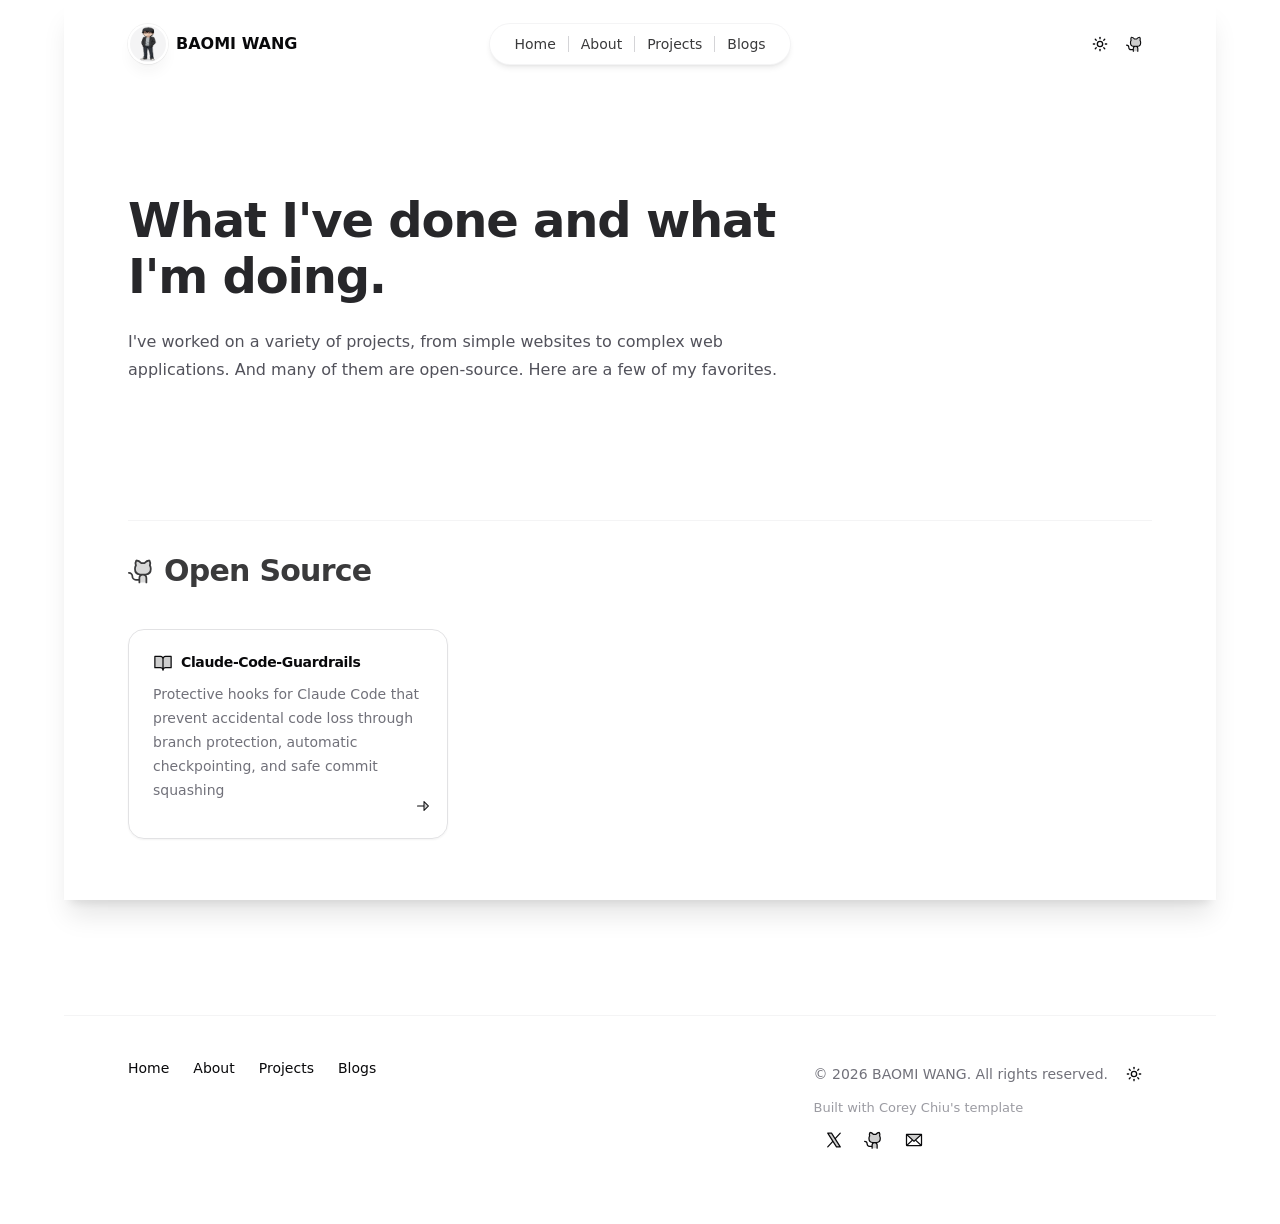
<file: projects/index.html>
<!DOCTYPE html><html lang="en" class="h-full antialiased"><head><meta charSet="utf-8"/><meta name="viewport" content="width=device-width, initial-scale=1"/><link rel="preload" as="image" href="/_next/static/media/avatar.9a8bc47f.png" fetchPriority="high"/><link rel="stylesheet" href="/_next/static/css/b83ebbc5d22572f5.css" data-precedence="next"/><link rel="preload" as="script" fetchPriority="low" href="/_next/static/chunks/webpack-b6b63a03742f3373.js"/><script src="/_next/static/chunks/2200cc46-0723e34013674a45.js" async=""></script><script src="/_next/static/chunks/945-2d40dce0c7ba2f2a.js" async=""></script><script src="/_next/static/chunks/main-app-015b67a89e595b75.js" async=""></script><script src="/_next/static/chunks/498-6332732a779ed0ad.js" async=""></script><script src="/_next/static/chunks/268-250435baf7364845.js" async=""></script><script src="/_next/static/chunks/289-28e087555e536c2b.js" async=""></script><script src="/_next/static/chunks/app/projects/page-4a1356e206a2c15e.js" async=""></script><script src="/_next/static/chunks/263-e11ad5ca0b4483c9.js" async=""></script><script src="/_next/static/chunks/663-eb712504ccf7430f.js" async=""></script><script src="/_next/static/chunks/447-b7f3263cf629a78d.js" async=""></script><script src="/_next/static/chunks/app/layout-5287a54750c21dd3.js" async=""></script><script src="/_next/static/chunks/541-13f7fe67551e88ea.js" async=""></script><script src="/_next/static/chunks/app/page-0b224416c88ce983.js" async=""></script><title>Projects - BAOMI WANG</title><meta name="description" content="What I&#x27;ve done and what I&#x27;m doing."/><link rel="alternate" type="application/rss+xml" href="https://wangbaomi.com/feed.xml"/><link rel="icon" href="/favicon.ico" type="image/x-icon" sizes="16x16"/><script src="/_next/static/chunks/polyfills-42372ed130431b0a.js" noModule=""></script></head><body class="flex h-full"><script type="application/ld+json">{"@context":"https://schema.org","@type":"Person","name":"BAOMI WANG","email":"mailto:booth@deepmem.ai","url":"https://wangbaomi.com","jobTitle":"Founder and Researcher","affiliation":[{"@type":"Organization","name":"DeepMem Labs LLC","url":"https://deepmem.ai"},{"@type":"Organization","name":"Guiyi Intelligent"}],"alumniOf":{"@type":"CollegeOrUniversity","name":"University of Electronic Science and Technology of China"},"sameAs":["https://github.com/wangbooth","https://x.com/_lizhe"]}</script><script>!function(){try{var d=document.documentElement,c=d.classList;c.remove('light','dark');var e=localStorage.getItem('theme');if('system'===e||(!e&&true)){var t='(prefers-color-scheme: dark)',m=window.matchMedia(t);if(m.media!==t||m.matches){d.style.colorScheme = 'dark';c.add('dark')}else{d.style.colorScheme = 'light';c.add('light')}}else if(e){c.add(e|| '')}if(e==='light'||e==='dark')d.style.colorScheme=e}catch(e){}}()</script><div class="flex w-full"><div class="fixed inset-0 flex justify-center sm:px-8"><div class="flex w-full max-w-7xl lg:px-8"><div class="w-full shadow-xl dark:bg-muted"></div></div></div><div class="relative flex w-full flex-col px-4 sm:px-0"><header class="pointer-events-none relative z-50 flex flex-none flex-col" style="height:var(--header-height);margin-bottom:var(--header-mb)"><div class="top-0 z-10 h-16 pt-6" style="position:var(--header-position)"><div class="sm:px-8 top-[var(--header-top,theme(spacing.6))] w-full" style="position:var(--header-inner-position)"><div class="mx-auto w-full max-w-7xl lg:px-8"><div class="relative px-4 sm:px-8 lg:px-12"><div class="mx-auto max-w-2xl lg:max-w-5xl"><div class="relative flex gap-4"><div class="flex flex-1"><div class="flex flex-row items-center gap-2"><div class="h-10 w-10 rounded-full bg-white/90 p-0.5 shadow-lg shadow-zinc-800/5 ring-1 ring-zinc-900/5 backdrop-blur dark:bg-zinc-800/90 dark:ring-white/10"><a aria-label="Home" class="pointer-events-auto" href="/"><img alt="" fetchPriority="high" width="192" height="192" decoding="async" data-nimg="1" class="rounded-full bg-zinc-100 object-cover dark:bg-zinc-800 h-9 w-9" style="color:transparent;object-position:center 15%" src="/_next/static/media/avatar.9a8bc47f.png"/></a></div><a aria-label="Home" class="pointer-events-auto" href="/"><div class="text-md font-semibold capitalize">BAOMI WANG</div></a></div></div><div class="flex flex-1 justify-end md:justify-center"><div class="pointer-events-auto md:hidden" data-headlessui-state=""><button class="group flex items-center rounded-full px-4 py-2 text-sm font-medium shadow-lg ring-1 ring-muted backdrop-blur " type="button" aria-expanded="false" data-headlessui-state="">Menu<svg xmlns="http://www.w3.org/2000/svg" width="24" height="24" viewBox="0 0 24 24" fill="none" stroke="currentColor" stroke-width="2" stroke-linecap="round" stroke-linejoin="round" class="lucide lucide-chevron-down ml-3 h-auto w-2"><path d="m6 9 6 6 6-6"></path></svg></button></div><div hidden="" style="position:fixed;top:1px;left:1px;width:1px;height:0;padding:0;margin:-1px;overflow:hidden;clip:rect(0, 0, 0, 0);white-space:nowrap;border-width:0;display:none"></div><nav class="pointer-events-auto hidden md:block"><ul class="flex rounded-full px-3 text-sm font-medium bg-card ring-1 ring-muted shadow-md backdrop-blur"><li><a class="relative block px-3 py-2 transition opacity-80 hover:opacity-100 hover:text-primary" href="/">Home</a></li><li class="flex items-center"><div class="h-4 w-px bg-muted-foreground/30"></div></li><li><a class="relative block px-3 py-2 transition opacity-80 hover:opacity-100 hover:text-primary" href="/about/">About</a></li><li class="flex items-center"><div class="h-4 w-px bg-muted-foreground/30"></div></li><li><a class="relative block px-3 py-2 transition opacity-80 hover:opacity-100 hover:text-primary" href="/projects/">Projects</a></li><li class="flex items-center"><div class="h-4 w-px bg-muted-foreground/30"></div></li><li><a class="relative block px-3 py-2 transition opacity-80 hover:opacity-100 hover:text-primary" href="/blogs/">Blogs</a></li></ul></nav></div><div class="flex justify-end md:flex-1"><div class="pointer-events-auto flex flex-row items-center gap-2 md:mr-2"><button class="inline-flex items-center justify-center gap-2 whitespace-nowrap rounded-md text-sm font-medium transition-colors focus-visible:outline-none focus-visible:ring-1 focus-visible:ring-ring disabled:pointer-events-none disabled:opacity-50 [&amp;_svg]:pointer-events-none [&amp;_svg]:size-4 [&amp;_svg]:shrink-0 hover:bg-accent hover:text-accent-foreground h-9 w-9 relative"><svg xmlns="http://www.w3.org/2000/svg" width="24" height="24" viewBox="0 0 24 24" fill="none" stroke="currentColor" stroke-width="2" stroke-linecap="round" stroke-linejoin="round" class="lucide lucide-sun h-[1.2rem] w-[1.2rem] rotate-0 scale-100 transition-all dark:-rotate-90 dark:scale-0"><circle cx="12" cy="12" r="4"></circle><path d="M12 2v2"></path><path d="M12 20v2"></path><path d="m4.93 4.93 1.41 1.41"></path><path d="m17.66 17.66 1.41 1.41"></path><path d="M2 12h2"></path><path d="M20 12h2"></path><path d="m6.34 17.66-1.41 1.41"></path><path d="m19.07 4.93-1.41 1.41"></path></svg><svg xmlns="http://www.w3.org/2000/svg" width="24" height="24" viewBox="0 0 24 24" fill="none" stroke="currentColor" stroke-width="2" stroke-linecap="round" stroke-linejoin="round" class="lucide lucide-moon absolute h-[1.2rem] w-[1.2rem] rotate-90 scale-0 transition-all dark:rotate-0 dark:scale-100"><path d="M12 3a6 6 0 0 0 9 9 9 9 0 1 1-9-9Z"></path></svg><span class="sr-only">Toggle theme</span></button><a target="_blank" rel="noopener noreferrer nofollow" class="group flex flex-row  justify-start items-center text-md font-medium transition hover:text-teal-500 dark:text-zinc-200 dark:hover:text-teal-500" href="https://github.com/iAmCorey/coreychiu-portfolio-template"><svg xmlns="http://www.w3.org/2000/svg" width="18" height="18" fill="currentColor" viewBox="0 0 256 256"><path d="M208,104v8a48,48,0,0,1-48,48H136a32,32,0,0,1,32,32v40H104V192a32,32,0,0,1,32-32H112a48,48,0,0,1-48-48v-8a49.28,49.28,0,0,1,8.51-27.3A51.92,51.92,0,0,1,76,32a52,52,0,0,1,43.83,24h32.34A52,52,0,0,1,196,32a51.92,51.92,0,0,1,3.49,44.7A49.28,49.28,0,0,1,208,104Z" opacity="0.2"></path><path d="M208.3,75.68A59.74,59.74,0,0,0,202.93,28,8,8,0,0,0,196,24a59.75,59.75,0,0,0-48,24H124A59.75,59.75,0,0,0,76,24a8,8,0,0,0-6.93,4,59.78,59.78,0,0,0-5.38,47.68A58.14,58.14,0,0,0,56,104v8a56.06,56.06,0,0,0,48.44,55.47A39.8,39.8,0,0,0,96,192v8H72a24,24,0,0,1-24-24A40,40,0,0,0,8,136a8,8,0,0,0,0,16,24,24,0,0,1,24,24,40,40,0,0,0,40,40H96v16a8,8,0,0,0,16,0V192a24,24,0,0,1,48,0v40a8,8,0,0,0,16,0V192a39.8,39.8,0,0,0-8.44-24.53A56.06,56.06,0,0,0,216,112v-8A58,58,0,0,0,208.3,75.68ZM200,112a40,40,0,0,1-40,40H112a40,40,0,0,1-40-40v-8a41.74,41.74,0,0,1,6.9-22.48A8,8,0,0,0,80,73.83a43.81,43.81,0,0,1,.79-33.58,43.88,43.88,0,0,1,32.32,20.06A8,8,0,0,0,119.82,64h32.35a8,8,0,0,0,6.74-3.69,43.87,43.87,0,0,1,32.32-20.06A43.81,43.81,0,0,1,192,73.83a8.09,8.09,0,0,0,1,7.65A41.76,41.76,0,0,1,200,104Z"></path></svg><span class="sr-only">Github Repo</span></a></div></div></div></div></div></div></div></div></header><main class="flex-auto"><div class="sm:px-8 mt-16 sm:mt-32"><div class="mx-auto w-full max-w-7xl lg:px-8"><div class="relative px-4 sm:px-8 lg:px-12"><div class="mx-auto max-w-2xl lg:max-w-5xl"><header class="max-w-2xl"><h1 class="text-4xl font-bold tracking-tight text-zinc-800 sm:text-5xl dark:text-zinc-100">What I&#x27;ve done and what I&#x27;m doing.</h1><p class="mt-6 text-base text-zinc-600 dark:text-zinc-400">I&#x27;ve worked on a variety of projects, from simple websites to complex web applications. And many of them are open-source. Here are a few of my favorites.</p></header><div class="mt-16 sm:mt-20"><ul role="list" class="grid grid-cols-1 gap-x-8 gap-y-12 sm:grid-cols-2 lg:grid-cols-3 pb-10"></ul><div class="mx-auto flex flex-col max-w-xl gap-6 lg:max-w-none my-4 py-8 border-t border-muted"><h2 class="flex flex-row items-center justify-start gap-2 text-xl font-semibold tracking-tight md:text-3xl opacity-80 mb-4"><svg xmlns="http://www.w3.org/2000/svg" width="28" height="28" fill="currentColor" viewBox="0 0 256 256"><path d="M208,104v8a48,48,0,0,1-48,48H136a32,32,0,0,1,32,32v40H104V192a32,32,0,0,1,32-32H112a48,48,0,0,1-48-48v-8a49.28,49.28,0,0,1,8.51-27.3A51.92,51.92,0,0,1,76,32a52,52,0,0,1,43.83,24h32.34A52,52,0,0,1,196,32a51.92,51.92,0,0,1,3.49,44.7A49.28,49.28,0,0,1,208,104Z" opacity="0.2"></path><path d="M208.3,75.68A59.74,59.74,0,0,0,202.93,28,8,8,0,0,0,196,24a59.75,59.75,0,0,0-48,24H124A59.75,59.75,0,0,0,76,24a8,8,0,0,0-6.93,4,59.78,59.78,0,0,0-5.38,47.68A58.14,58.14,0,0,0,56,104v8a56.06,56.06,0,0,0,48.44,55.47A39.8,39.8,0,0,0,96,192v8H72a24,24,0,0,1-24-24A40,40,0,0,0,8,136a8,8,0,0,0,0,16,24,24,0,0,1,24,24,40,40,0,0,0,40,40H96v16a8,8,0,0,0,16,0V192a24,24,0,0,1,48,0v40a8,8,0,0,0,16,0V192a39.8,39.8,0,0,0-8.44-24.53A56.06,56.06,0,0,0,216,112v-8A58,58,0,0,0,208.3,75.68ZM200,112a40,40,0,0,1-40,40H112a40,40,0,0,1-40-40v-8a41.74,41.74,0,0,1,6.9-22.48A8,8,0,0,0,80,73.83a43.81,43.81,0,0,1,.79-33.58,43.88,43.88,0,0,1,32.32,20.06A8,8,0,0,0,119.82,64h32.35a8,8,0,0,0,6.74-3.69,43.87,43.87,0,0,1,32.32-20.06A43.81,43.81,0,0,1,192,73.83a8.09,8.09,0,0,0,1,7.65A41.76,41.76,0,0,1,200,104Z"></path></svg>Open Source</h2><ul role="list" class="grid grid-cols-1 gap-x-8 gap-y-12 sm:grid-cols-2 md:grid-cols-3"><li class="group relative flex flex-col items-start h-full"><div class="relative flex flex-col justify-between h-full w-full py-5  px-6 rounded-2xl border border-muted-foreground/20 shadow-sm transition-all group-hover:scale-[1.03] group-hover:shadow-md group-hover:bg-muted/5"><div class=""><div class="flex flex-col sm:flex-row justify-center sm:justify-start items-start sm:items-center gap-2"><svg xmlns="http://www.w3.org/2000/svg" width="20" height="20" fill="currentColor" viewBox="0 0 256 256"><path d="M232,56V200H160a32,32,0,0,0-32,32,32,32,0,0,0-32-32H24V56H96a32,32,0,0,1,32,32,32,32,0,0,1,32-32Z" opacity="0.2"></path><path d="M232,48H160a40,40,0,0,0-32,16A40,40,0,0,0,96,48H24a8,8,0,0,0-8,8V200a8,8,0,0,0,8,8H96a24,24,0,0,1,24,24,8,8,0,0,0,16,0,24,24,0,0,1,24-24h72a8,8,0,0,0,8-8V56A8,8,0,0,0,232,48ZM96,192H32V64H96a24,24,0,0,1,24,24V200A39.81,39.81,0,0,0,96,192Zm128,0H160a39.81,39.81,0,0,0-24,8V88a24,24,0,0,1,24-24h64Z"></path></svg><h3 class="text-sm font-semibold tracking-tight">Claude-Code-Guardrails</h3></div><p class="relative z-10 mt-2 text-sm text-muted-foreground">Protective hooks for Claude Code that prevent accidental code loss through branch protection, automatic checkpointing, and safe commit squashing</p></div><div class="relative z-10 mt-auto pt-4"><div class="flex flex-row items-center gap-4 text-xs font-semibold opacity-80"></div></div><a target="_blank" rel="noopener noreferrer" class="absolute inset-0 z-20" href="https://github.com/wangbooth/Claude-Code-Guardrails?utm_source=undefined"><svg xmlns="http://www.w3.org/2000/svg" width="32" height="32" fill="currentColor" viewBox="0 0 256 256" class="absolute bottom-6 right-4 h-4 w-4 group-hover:text-primary group-hover:cursor-pointer"><path d="M216,128l-72,72V56Z" opacity="0.2"></path><path d="M221.66,122.34l-72-72A8,8,0,0,0,136,56v64H40a8,8,0,0,0,0,16h96v64a8,8,0,0,0,13.66,5.66l72-72A8,8,0,0,0,221.66,122.34ZM152,180.69V75.31L204.69,128Z"></path></svg></a></div></li></ul></div></div></div></div></div></div></main><footer class="mt-32 flex-none"><div class="sm:px-8"><div class="mx-auto w-full max-w-7xl lg:px-8"><div class="border-t border-muted pb-16 pt-10"><div class="relative px-4 sm:px-8 lg:px-12"><div class="mx-auto max-w-2xl lg:max-w-5xl"><div class="flex flex-col items-center justify-between gap-6 sm:flex-row sm:items-start"><div class="flex flex-wrap justify-center gap-x-6 gap-y-1 text-sm font-medium"><a class="transition hover:text-primary" href="/">Home</a><a class="transition hover:text-primary" href="/about/">About</a><a class="transition hover:text-primary" href="/projects/">Projects</a><a class="transition hover:text-primary" href="/blogs/">Blogs</a></div><div class="flex flex-col justify-center items-start"><div class="flex flex-row justify-end items-center gap-2"><p class="text-sm text-muted-foreground">© <!-- -->2026<!-- --> <!-- -->BAOMI WANG<!-- -->. All rights reserved.</p><button class="inline-flex items-center justify-center gap-2 whitespace-nowrap rounded-md text-sm font-medium transition-colors focus-visible:outline-none focus-visible:ring-1 focus-visible:ring-ring disabled:pointer-events-none disabled:opacity-50 [&amp;_svg]:pointer-events-none [&amp;_svg]:size-4 [&amp;_svg]:shrink-0 hover:bg-accent hover:text-accent-foreground h-9 w-9 relative"><svg xmlns="http://www.w3.org/2000/svg" width="24" height="24" viewBox="0 0 24 24" fill="none" stroke="currentColor" stroke-width="2" stroke-linecap="round" stroke-linejoin="round" class="lucide lucide-sun h-[1.2rem] w-[1.2rem] rotate-0 scale-100 transition-all dark:-rotate-90 dark:scale-0"><circle cx="12" cy="12" r="4"></circle><path d="M12 2v2"></path><path d="M12 20v2"></path><path d="m4.93 4.93 1.41 1.41"></path><path d="m17.66 17.66 1.41 1.41"></path><path d="M2 12h2"></path><path d="M20 12h2"></path><path d="m6.34 17.66-1.41 1.41"></path><path d="m19.07 4.93-1.41 1.41"></path></svg><svg xmlns="http://www.w3.org/2000/svg" width="24" height="24" viewBox="0 0 24 24" fill="none" stroke="currentColor" stroke-width="2" stroke-linecap="round" stroke-linejoin="round" class="lucide lucide-moon absolute h-[1.2rem] w-[1.2rem] rotate-90 scale-0 transition-all dark:rotate-0 dark:scale-100"><path d="M12 3a6 6 0 0 0 9 9 9 9 0 1 1-9-9Z"></path></svg><span class="sr-only">Toggle theme</span></button></div><p class="text-xs text-muted-foreground/70 mt-1">Built with<!-- --> <a target="_blank" rel="noopener noreferrer" class="hover:text-primary transition-colors" href="https://coreychiu.com">Corey Chiu&#x27;s template</a></p><div class="flex items-center mt-0"><a target="_blank" rel="noreferrer" aria-label="Follow on X" class="inline-flex h-10 w-10 items-center justify-center rounded-md hover:bg-accent hover:text-accent-foreground" href="https://x.com/_lizhe?utm_source=undefined"><svg xmlns="http://www.w3.org/2000/svg" width="20" height="20" fill="currentColor" viewBox="0 0 256 256"><path d="M208,216H160L48,40H96Z" opacity="0.2"></path><path d="M214.75,211.71l-62.6-98.38,61.77-67.95a8,8,0,0,0-11.84-10.76L143.24,99.34,102.75,35.71A8,8,0,0,0,96,32H48a8,8,0,0,0-6.75,12.3l62.6,98.37-61.77,68a8,8,0,1,0,11.84,10.76l58.84-64.72,40.49,63.63A8,8,0,0,0,160,224h48a8,8,0,0,0,6.75-12.29ZM164.39,208,62.57,48h29L193.43,208Z"></path></svg><span class="sr-only">X</span></a><a target="_blank" rel="noreferrer" aria-label="Follow on Github" class="inline-flex h-10 w-10 items-center justify-center rounded-md hover:bg-accent hover:text-accent-foreground" href="https://github.com/wangbooth?utm_source=undefined"><svg xmlns="http://www.w3.org/2000/svg" width="20" height="20" fill="currentColor" viewBox="0 0 256 256"><path d="M208,104v8a48,48,0,0,1-48,48H136a32,32,0,0,1,32,32v40H104V192a32,32,0,0,1,32-32H112a48,48,0,0,1-48-48v-8a49.28,49.28,0,0,1,8.51-27.3A51.92,51.92,0,0,1,76,32a52,52,0,0,1,43.83,24h32.34A52,52,0,0,1,196,32a51.92,51.92,0,0,1,3.49,44.7A49.28,49.28,0,0,1,208,104Z" opacity="0.2"></path><path d="M208.3,75.68A59.74,59.74,0,0,0,202.93,28,8,8,0,0,0,196,24a59.75,59.75,0,0,0-48,24H124A59.75,59.75,0,0,0,76,24a8,8,0,0,0-6.93,4,59.78,59.78,0,0,0-5.38,47.68A58.14,58.14,0,0,0,56,104v8a56.06,56.06,0,0,0,48.44,55.47A39.8,39.8,0,0,0,96,192v8H72a24,24,0,0,1-24-24A40,40,0,0,0,8,136a8,8,0,0,0,0,16,24,24,0,0,1,24,24,40,40,0,0,0,40,40H96v16a8,8,0,0,0,16,0V192a24,24,0,0,1,48,0v40a8,8,0,0,0,16,0V192a39.8,39.8,0,0,0-8.44-24.53A56.06,56.06,0,0,0,216,112v-8A58,58,0,0,0,208.3,75.68ZM200,112a40,40,0,0,1-40,40H112a40,40,0,0,1-40-40v-8a41.74,41.74,0,0,1,6.9-22.48A8,8,0,0,0,80,73.83a43.81,43.81,0,0,1,.79-33.58,43.88,43.88,0,0,1,32.32,20.06A8,8,0,0,0,119.82,64h32.35a8,8,0,0,0,6.74-3.69,43.87,43.87,0,0,1,32.32-20.06A43.81,43.81,0,0,1,192,73.83a8.09,8.09,0,0,0,1,7.65A41.76,41.76,0,0,1,200,104Z"></path></svg><span class="sr-only">Github</span></a><a target="_blank" rel="noreferrer" aria-label="Email" class="inline-flex h-10 w-10 items-center justify-center rounded-md hover:bg-accent hover:text-accent-foreground" href="mailto:booth@deepmem.ai"><svg xmlns="http://www.w3.org/2000/svg" width="20" height="20" fill="currentColor" viewBox="0 0 256 256"><path d="M224,56l-96,88L32,56Z" opacity="0.2"></path><path d="M224,48H32a8,8,0,0,0-8,8V192a16,16,0,0,0,16,16H216a16,16,0,0,0,16-16V56A8,8,0,0,0,224,48Zm-96,85.15L52.57,64H203.43ZM98.71,128,40,181.81V74.19Zm11.84,10.85,12,11.05a8,8,0,0,0,10.82,0l12-11.05,58,53.15H52.57ZM157.29,128,216,74.18V181.82Z"></path></svg><span class="sr-only">Email</span></a></div></div></div></div></div></div></div></div></footer></div></div><script src="/_next/static/chunks/webpack-b6b63a03742f3373.js" async=""></script><script>(self.__next_f=self.__next_f||[]).push([0]);self.__next_f.push([2,null])</script><script>self.__next_f.push([1,"1:HL[\"/_next/static/css/b83ebbc5d22572f5.css\",\"style\"]\n"])</script><script>self.__next_f.push([1,"2:I[2433,[],\"\"]\n4:I[799,[\"498\",\"static/chunks/498-6332732a779ed0ad.js\",\"268\",\"static/chunks/268-250435baf7364845.js\",\"289\",\"static/chunks/289-28e087555e536c2b.js\",\"895\",\"static/chunks/app/projects/page-4a1356e206a2c15e.js\"],\"CustomIcon\"]\n6:I[176,[],\"\"]\n7:I[9414,[],\"\"]\n8:I[1331,[\"498\",\"static/chunks/498-6332732a779ed0ad.js\",\"268\",\"static/chunks/268-250435baf7364845.js\",\"263\",\"static/chunks/263-e11ad5ca0b4483c9.js\",\"663\",\"static/chunks/663-eb712504ccf7430f.js\",\"447\",\"static/chunks/447-b7f3263cf629a78d.js\",\"185\",\"static/chunks/app/layout-5287a54750c21dd3.js\"],\"Providers\"]\n9:I[1947,[\"498\",\"static/chunks/498-6332732a779ed0ad.js\",\"268\",\"static/chunks/268-250435baf7364845.js\",\"263\",\"static/chunks/263-e11ad5ca0b4483c9.js\",\"663\",\"static/chunks/663-eb712504ccf7430f.js\",\"447\",\"static/chunks/447-b7f3263cf629a78d.js\",\"185\",\"static/chunks/app/layout-5287a54750c21dd3.js\"],\"Header\"]\na:I[9498,[\"498\",\"static/chunks/498-6332732a779ed0ad.js\",\"268\",\"static/chunks/268-250435baf7364845.js\",\"263\",\"static/chunks/263-e11ad5ca0b4483c9.js\",\"289\",\"static/chunks/289-28e087555e536c2b.js\",\"541\",\"static/chunks/541-13f7fe67551e88ea.js\",\"931\",\"static/chunks/app/page-0b224416c88ce983.js\"],\"\"]\nb:I[573,[\"498\",\"static/chunks/498-6332732a779ed0ad.js\",\"268\",\"static/chunks/268-250435baf7364845.js\",\"263\",\"static/chunks/263-e11ad5ca0b4483c9.js\",\"663\",\"static/chunks/663-eb712504ccf7430f.js\",\"447\",\"static/chunks/447-b7f3263cf629a78d.js\",\"185\",\"static/chunks/app/layout-5287a54750c21dd3.js\"],\"ThemeToggle\"]\nc:I[1404,[\"498\",\"static/chunks/498-6332732a779ed0ad.js\",\"268\",\"static/chunks/268-250435baf7364845.js\",\"263\",\"static/chunks/263-e11ad5ca0b4483c9.js\",\"289\",\"static/chunks/289-28e087555e536c2b.js\",\"541\",\"static/chunks/541-13f7fe67551e88ea.js\",\"931\",\"static/chunks/app/page-0b224416c88ce983.js\"],\"default\"]\nd:I[6962,[\"498\",\"static/chunks/498-6332732a779ed0ad.js\",\"268\",\"static/chunks/268-250435baf7364845.js\",\"263\",\"static/chunks/263-e11ad5ca0b4483c9.js\",\"663\",\"static/chunks/663-eb712504ccf7430f.js\",\"447\",\"static/chunks/447-b7f3263cf629a78d.js\",\"185\",\"static/chunks/"])</script><script>self.__next_f.push([1,"app/layout-5287a54750c21dd3.js\"],\"default\"]\ne:I[5930,[\"498\",\"static/chunks/498-6332732a779ed0ad.js\",\"268\",\"static/chunks/268-250435baf7364845.js\",\"263\",\"static/chunks/263-e11ad5ca0b4483c9.js\",\"663\",\"static/chunks/663-eb712504ccf7430f.js\",\"447\",\"static/chunks/447-b7f3263cf629a78d.js\",\"185\",\"static/chunks/app/layout-5287a54750c21dd3.js\"],\"PlausibleAnalytics\"]\n10:I[8528,[],\"\"]\n11:[]\n"])</script><script>self.__next_f.push([1,"0:[\"$\",\"$L2\",null,{\"buildId\":\"g6HONtvXX6JueiNKjJeay\",\"assetPrefix\":\"\",\"urlParts\":[\"\",\"projects\",\"\"],\"initialTree\":[\"\",{\"children\":[\"projects\",{\"children\":[\"__PAGE__\",{}]}]},\"$undefined\",\"$undefined\",true],\"initialSeedData\":[\"\",{\"children\":[\"projects\",{\"children\":[\"__PAGE__\",{},[[\"$L3\",[\"$\",\"div\",null,{\"className\":\"sm:px-8 mt-16 sm:mt-32\",\"children\":[\"$\",\"div\",null,{\"className\":\"mx-auto w-full max-w-7xl lg:px-8\",\"children\":[\"$\",\"div\",null,{\"className\":\"relative px-4 sm:px-8 lg:px-12\",\"children\":[\"$\",\"div\",null,{\"className\":\"mx-auto max-w-2xl lg:max-w-5xl\",\"children\":[[\"$\",\"header\",null,{\"className\":\"max-w-2xl\",\"children\":[[\"$\",\"h1\",null,{\"className\":\"text-4xl font-bold tracking-tight text-zinc-800 sm:text-5xl dark:text-zinc-100\",\"children\":\"What I've done and what I'm doing.\"}],[\"$\",\"p\",null,{\"className\":\"mt-6 text-base text-zinc-600 dark:text-zinc-400\",\"children\":\"I've worked on a variety of projects, from simple websites to complex web applications. And many of them are open-source. Here are a few of my favorites.\"}]]}],[\"$\",\"div\",null,{\"className\":\"mt-16 sm:mt-20\",\"children\":[[\"$\",\"ul\",null,{\"role\":\"list\",\"className\":\"grid grid-cols-1 gap-x-8 gap-y-12 sm:grid-cols-2 lg:grid-cols-3 pb-10\",\"children\":[]}],[\"$\",\"div\",null,{\"className\":\"mx-auto flex flex-col max-w-xl gap-6 lg:max-w-none my-4 py-8 border-t border-muted\",\"children\":[[\"$\",\"h2\",null,{\"className\":\"flex flex-row items-center justify-start gap-2 text-xl font-semibold tracking-tight md:text-3xl opacity-80 mb-4\",\"children\":[[\"$\",\"$L4\",null,{\"name\":\"github\",\"size\":28}],\"Open Source\"]}],\"$L5\"]}]]}]]}]}]}]}],null],null],null]},[null,[\"$\",\"$L6\",null,{\"parallelRouterKey\":\"children\",\"segmentPath\":[\"children\",\"projects\",\"children\"],\"error\":\"$undefined\",\"errorStyles\":\"$undefined\",\"errorScripts\":\"$undefined\",\"template\":[\"$\",\"$L7\",null,{}],\"templateStyles\":\"$undefined\",\"templateScripts\":\"$undefined\",\"notFound\":\"$undefined\",\"notFoundStyles\":\"$undefined\"}]],null]},[[[[\"$\",\"link\",\"0\",{\"rel\":\"stylesheet\",\"href\":\"/_next/static/css/b83ebbc5d22572f5.css\",\"precedence\":\"next\",\"crossOrigin\":\"$undefined\"}]],[\"$\",\"html\",null,{\"lang\":\"en\",\"className\":\"h-full antialiased\",\"suppressHydrationWarning\":true,\"children\":[\"$\",\"body\",null,{\"className\":\"flex h-full\",\"children\":[[\"$\",\"script\",null,{\"type\":\"application/ld+json\",\"dangerouslySetInnerHTML\":{\"__html\":\"{\\\"@context\\\":\\\"https://schema.org\\\",\\\"@type\\\":\\\"Person\\\",\\\"name\\\":\\\"BAOMI WANG\\\",\\\"email\\\":\\\"mailto:booth@deepmem.ai\\\",\\\"url\\\":\\\"https://wangbaomi.com\\\",\\\"jobTitle\\\":\\\"Founder and Researcher\\\",\\\"affiliation\\\":[{\\\"@type\\\":\\\"Organization\\\",\\\"name\\\":\\\"DeepMem Labs LLC\\\",\\\"url\\\":\\\"https://deepmem.ai\\\"},{\\\"@type\\\":\\\"Organization\\\",\\\"name\\\":\\\"Guiyi Intelligent\\\"}],\\\"alumniOf\\\":{\\\"@type\\\":\\\"CollegeOrUniversity\\\",\\\"name\\\":\\\"University of Electronic Science and Technology of China\\\"},\\\"sameAs\\\":[\\\"https://github.com/wangbooth\\\",\\\"https://x.com/_lizhe\\\"]}\"}}],[\"$\",\"$L8\",null,{\"children\":[[\"$\",\"div\",null,{\"className\":\"flex w-full\",\"children\":[[\"$\",\"div\",null,{\"className\":\"fixed inset-0 flex justify-center sm:px-8\",\"children\":[\"$\",\"div\",null,{\"className\":\"flex w-full max-w-7xl lg:px-8\",\"children\":[\"$\",\"div\",null,{\"className\":\"w-full shadow-xl dark:bg-muted\"}]}]}],[\"$\",\"div\",null,{\"className\":\"relative flex w-full flex-col px-4 sm:px-0\",\"children\":[[\"$\",\"$L9\",null,{}],[\"$\",\"main\",null,{\"className\":\"flex-auto\",\"children\":[\"$\",\"$L6\",null,{\"parallelRouterKey\":\"children\",\"segmentPath\":[\"children\"],\"error\":\"$undefined\",\"errorStyles\":\"$undefined\",\"errorScripts\":\"$undefined\",\"template\":[\"$\",\"$L7\",null,{}],\"templateStyles\":\"$undefined\",\"templateScripts\":\"$undefined\",\"notFound\":[\"$\",\"div\",null,{\"className\":\"sm:px-8 flex h-full items-center pt-16 sm:pt-32\",\"children\":[\"$\",\"div\",null,{\"className\":\"mx-auto w-full max-w-7xl lg:px-8\",\"children\":[\"$\",\"div\",null,{\"className\":\"relative px-4 sm:px-8 lg:px-12\",\"children\":[\"$\",\"div\",null,{\"className\":\"mx-auto max-w-2xl lg:max-w-5xl\",\"children\":[\"$\",\"div\",null,{\"className\":\"flex flex-col items-center\",\"children\":[[\"$\",\"p\",null,{\"className\":\"text-base font-semibold text-zinc-400 dark:text-zinc-500\",\"children\":\"404\"}],[\"$\",\"h1\",null,{\"className\":\"mt-4 text-4xl font-bold tracking-tight text-zinc-800 sm:text-5xl dark:text-zinc-100\",\"children\":\"Page not found\"}],[\"$\",\"p\",null,{\"className\":\"mt-4 text-base text-zinc-600 dark:text-zinc-400\",\"children\":\"Sorry, we couldn’t find the page you’re looking for.\"}],[\"$\",\"$La\",null,{\"className\":\"inline-flex items-center gap-2 justify-center rounded-md py-2 px-3 text-sm outline-offset-2 transition active:transition-none bg-zinc-50 font-medium text-zinc-900 hover:bg-zinc-100 active:bg-zinc-100 active:text-zinc-900/60 dark:bg-zinc-800/50 dark:text-zinc-300 dark:hover:bg-zinc-800 dark:hover:text-zinc-50 dark:active:bg-zinc-800/50 dark:active:text-zinc-50/70 mt-4\",\"href\":\"/\",\"children\":\"Go back home\"}]]}]}]}]}]}],\"notFoundStyles\":[]}]}],[\"$\",\"footer\",null,{\"className\":\"mt-32 flex-none\",\"children\":[\"$\",\"div\",null,{\"className\":\"sm:px-8\",\"children\":[\"$\",\"div\",null,{\"className\":\"mx-auto w-full max-w-7xl lg:px-8\",\"children\":[\"$\",\"div\",null,{\"className\":\"border-t border-muted pb-16 pt-10\",\"children\":[\"$\",\"div\",null,{\"className\":\"relative px-4 sm:px-8 lg:px-12\",\"children\":[\"$\",\"div\",null,{\"className\":\"mx-auto max-w-2xl lg:max-w-5xl\",\"children\":[\"$\",\"div\",null,{\"className\":\"flex flex-col items-center justify-between gap-6 sm:flex-row sm:items-start\",\"children\":[[\"$\",\"div\",null,{\"className\":\"flex flex-wrap justify-center gap-x-6 gap-y-1 text-sm font-medium\",\"children\":[[\"$\",\"$La\",null,{\"href\":\"/\",\"className\":\"transition hover:text-primary\",\"children\":\"Home\"}],[\"$\",\"$La\",null,{\"href\":\"/about\",\"className\":\"transition hover:text-primary\",\"children\":\"About\"}],[\"$\",\"$La\",null,{\"href\":\"/projects\",\"className\":\"transition hover:text-primary\",\"children\":\"Projects\"}],[\"$\",\"$La\",null,{\"href\":\"/blogs\",\"className\":\"transition hover:text-primary\",\"children\":\"Blogs\"}]]}],[\"$\",\"div\",null,{\"className\":\"flex flex-col justify-center items-start\",\"children\":[[\"$\",\"div\",null,{\"className\":\"flex flex-row justify-end items-center gap-2\",\"children\":[[\"$\",\"p\",null,{\"className\":\"text-sm text-muted-foreground\",\"children\":[\"© \",2026,\" \",\"BAOMI WANG\",\". All rights reserved.\"]}],[\"$\",\"$Lb\",null,{}]]}],[\"$\",\"p\",null,{\"className\":\"text-xs text-muted-foreground/70 mt-1\",\"children\":[\"Built with\",\" \",[\"$\",\"$La\",null,{\"href\":\"https://coreychiu.com\",\"target\":\"_blank\",\"rel\":\"noopener noreferrer\",\"className\":\"hover:text-primary transition-colors\",\"children\":\"Corey Chiu's template\"}]]}],[\"$\",\"$Lc\",null,{\"className\":\"mt-0\"}]]}]]}]}]}]}]}]}]}]]}]]}],[null,[\"$\",\"$Ld\",null,{}],[\"$\",\"$Le\",null,{}]]]}]]}]}]],null],null],\"couldBeIntercepted\":false,\"initialHead\":[null,\"$Lf\"],\"globalErrorComponent\":\"$10\",\"missingSlots\":\"$W11\"}]\n"])</script><script>self.__next_f.push([1,"f:[[\"$\",\"meta\",\"0\",{\"name\":\"viewport\",\"content\":\"width=device-width, initial-scale=1\"}],[\"$\",\"meta\",\"1\",{\"charSet\":\"utf-8\"}],[\"$\",\"title\",\"2\",{\"children\":\"Projects - BAOMI WANG\"}],[\"$\",\"meta\",\"3\",{\"name\":\"description\",\"content\":\"What I've done and what I'm doing.\"}],[\"$\",\"link\",\"4\",{\"rel\":\"alternate\",\"type\":\"application/rss+xml\",\"href\":\"https://wangbaomi.com/feed.xml\"}],[\"$\",\"link\",\"5\",{\"rel\":\"icon\",\"href\":\"/favicon.ico\",\"type\":\"image/x-icon\",\"sizes\":\"16x16\"}]]\n3:null\n"])</script><script>self.__next_f.push([1,"12:I[8574,[\"498\",\"static/chunks/498-6332732a779ed0ad.js\",\"268\",\"static/chunks/268-250435baf7364845.js\",\"289\",\"static/chunks/289-28e087555e536c2b.js\",\"895\",\"static/chunks/app/projects/page-4a1356e206a2c15e.js\"],\"GithubProjectCard\"]\n5:[\"$\",\"ul\",null,{\"role\":\"list\",\"className\":\"grid grid-cols-1 gap-x-8 gap-y-12 sm:grid-cols-2 md:grid-cols-3\",\"children\":[[\"$\",\"$L12\",\"Claude-Code-Guardrails\",{\"project\":{\"name\":\"Claude-Code-Guardrails\",\"description\":\"Protective hooks for Claude Code that prevent accidental code loss through branch protection, automatic checkpointing, and safe commit squashing\",\"link\":{\"href\":\"github.com/wangbooth/Claude-Code-Guardrails\",\"label\":\"Claude-Code-Guardrails\"},\"gitStars\":\"$undefined\",\"gitForks\":\"$undefined\"},\"titleAs\":\"h3\"}]]}]\n"])</script></body></html>
</file>
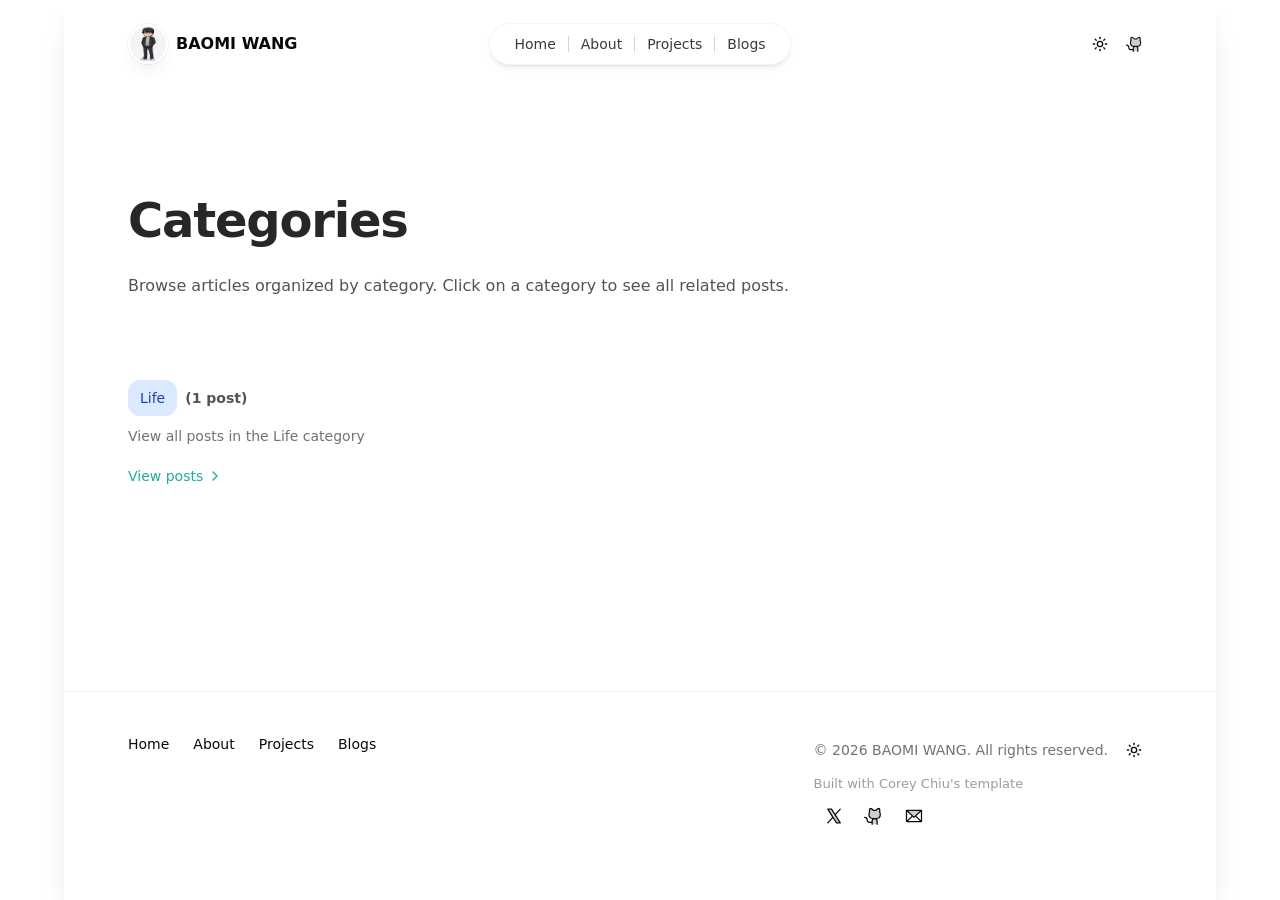
<file: blogs/categories/index.html>
<!DOCTYPE html><html lang="en" class="h-full antialiased"><head><meta charSet="utf-8"/><meta name="viewport" content="width=device-width, initial-scale=1"/><link rel="preload" as="image" href="/_next/static/media/avatar.9a8bc47f.png" fetchPriority="high"/><link rel="stylesheet" href="/_next/static/css/b83ebbc5d22572f5.css" data-precedence="next"/><link rel="preload" as="script" fetchPriority="low" href="/_next/static/chunks/webpack-b6b63a03742f3373.js"/><script src="/_next/static/chunks/2200cc46-0723e34013674a45.js" async=""></script><script src="/_next/static/chunks/945-2d40dce0c7ba2f2a.js" async=""></script><script src="/_next/static/chunks/main-app-015b67a89e595b75.js" async=""></script><script src="/_next/static/chunks/498-6332732a779ed0ad.js" async=""></script><script src="/_next/static/chunks/268-250435baf7364845.js" async=""></script><script src="/_next/static/chunks/263-e11ad5ca0b4483c9.js" async=""></script><script src="/_next/static/chunks/663-eb712504ccf7430f.js" async=""></script><script src="/_next/static/chunks/447-b7f3263cf629a78d.js" async=""></script><script src="/_next/static/chunks/app/layout-5287a54750c21dd3.js" async=""></script><script src="/_next/static/chunks/app/blogs/categories/page-21717477d010fd4e.js" async=""></script><script src="/_next/static/chunks/289-28e087555e536c2b.js" async=""></script><script src="/_next/static/chunks/541-13f7fe67551e88ea.js" async=""></script><script src="/_next/static/chunks/app/page-0b224416c88ce983.js" async=""></script><title>Categories - BAOMI WANG</title><meta name="description" content="Browse articles by category."/><link rel="alternate" type="application/rss+xml" href="https://wangbaomi.com/feed.xml"/><link rel="icon" href="/favicon.ico" type="image/x-icon" sizes="16x16"/><script src="/_next/static/chunks/polyfills-42372ed130431b0a.js" noModule=""></script></head><body class="flex h-full"><script type="application/ld+json">{"@context":"https://schema.org","@type":"Person","name":"BAOMI WANG","email":"mailto:booth@deepmem.ai","url":"https://wangbaomi.com","jobTitle":"Founder and Researcher","affiliation":[{"@type":"Organization","name":"DeepMem Labs LLC","url":"https://deepmem.ai"},{"@type":"Organization","name":"Guiyi Intelligent"}],"alumniOf":{"@type":"CollegeOrUniversity","name":"University of Electronic Science and Technology of China"},"sameAs":["https://github.com/wangbooth","https://x.com/_lizhe"]}</script><script>!function(){try{var d=document.documentElement,c=d.classList;c.remove('light','dark');var e=localStorage.getItem('theme');if('system'===e||(!e&&true)){var t='(prefers-color-scheme: dark)',m=window.matchMedia(t);if(m.media!==t||m.matches){d.style.colorScheme = 'dark';c.add('dark')}else{d.style.colorScheme = 'light';c.add('light')}}else if(e){c.add(e|| '')}if(e==='light'||e==='dark')d.style.colorScheme=e}catch(e){}}()</script><div class="flex w-full"><div class="fixed inset-0 flex justify-center sm:px-8"><div class="flex w-full max-w-7xl lg:px-8"><div class="w-full shadow-xl dark:bg-muted"></div></div></div><div class="relative flex w-full flex-col px-4 sm:px-0"><header class="pointer-events-none relative z-50 flex flex-none flex-col" style="height:var(--header-height);margin-bottom:var(--header-mb)"><div class="top-0 z-10 h-16 pt-6" style="position:var(--header-position)"><div class="sm:px-8 top-[var(--header-top,theme(spacing.6))] w-full" style="position:var(--header-inner-position)"><div class="mx-auto w-full max-w-7xl lg:px-8"><div class="relative px-4 sm:px-8 lg:px-12"><div class="mx-auto max-w-2xl lg:max-w-5xl"><div class="relative flex gap-4"><div class="flex flex-1"><div class="flex flex-row items-center gap-2"><div class="h-10 w-10 rounded-full bg-white/90 p-0.5 shadow-lg shadow-zinc-800/5 ring-1 ring-zinc-900/5 backdrop-blur dark:bg-zinc-800/90 dark:ring-white/10"><a aria-label="Home" class="pointer-events-auto" href="/"><img alt="" fetchPriority="high" width="192" height="192" decoding="async" data-nimg="1" class="rounded-full bg-zinc-100 object-cover dark:bg-zinc-800 h-9 w-9" style="color:transparent;object-position:center 15%" src="/_next/static/media/avatar.9a8bc47f.png"/></a></div><a aria-label="Home" class="pointer-events-auto" href="/"><div class="text-md font-semibold capitalize">BAOMI WANG</div></a></div></div><div class="flex flex-1 justify-end md:justify-center"><div class="pointer-events-auto md:hidden" data-headlessui-state=""><button class="group flex items-center rounded-full px-4 py-2 text-sm font-medium shadow-lg ring-1 ring-muted backdrop-blur " type="button" aria-expanded="false" data-headlessui-state="">Menu<svg xmlns="http://www.w3.org/2000/svg" width="24" height="24" viewBox="0 0 24 24" fill="none" stroke="currentColor" stroke-width="2" stroke-linecap="round" stroke-linejoin="round" class="lucide lucide-chevron-down ml-3 h-auto w-2"><path d="m6 9 6 6 6-6"></path></svg></button></div><div hidden="" style="position:fixed;top:1px;left:1px;width:1px;height:0;padding:0;margin:-1px;overflow:hidden;clip:rect(0, 0, 0, 0);white-space:nowrap;border-width:0;display:none"></div><nav class="pointer-events-auto hidden md:block"><ul class="flex rounded-full px-3 text-sm font-medium bg-card ring-1 ring-muted shadow-md backdrop-blur"><li><a class="relative block px-3 py-2 transition opacity-80 hover:opacity-100 hover:text-primary" href="/">Home</a></li><li class="flex items-center"><div class="h-4 w-px bg-muted-foreground/30"></div></li><li><a class="relative block px-3 py-2 transition opacity-80 hover:opacity-100 hover:text-primary" href="/about/">About</a></li><li class="flex items-center"><div class="h-4 w-px bg-muted-foreground/30"></div></li><li><a class="relative block px-3 py-2 transition opacity-80 hover:opacity-100 hover:text-primary" href="/projects/">Projects</a></li><li class="flex items-center"><div class="h-4 w-px bg-muted-foreground/30"></div></li><li><a class="relative block px-3 py-2 transition opacity-80 hover:opacity-100 hover:text-primary" href="/blogs/">Blogs</a></li></ul></nav></div><div class="flex justify-end md:flex-1"><div class="pointer-events-auto flex flex-row items-center gap-2 md:mr-2"><button class="inline-flex items-center justify-center gap-2 whitespace-nowrap rounded-md text-sm font-medium transition-colors focus-visible:outline-none focus-visible:ring-1 focus-visible:ring-ring disabled:pointer-events-none disabled:opacity-50 [&amp;_svg]:pointer-events-none [&amp;_svg]:size-4 [&amp;_svg]:shrink-0 hover:bg-accent hover:text-accent-foreground h-9 w-9 relative"><svg xmlns="http://www.w3.org/2000/svg" width="24" height="24" viewBox="0 0 24 24" fill="none" stroke="currentColor" stroke-width="2" stroke-linecap="round" stroke-linejoin="round" class="lucide lucide-sun h-[1.2rem] w-[1.2rem] rotate-0 scale-100 transition-all dark:-rotate-90 dark:scale-0"><circle cx="12" cy="12" r="4"></circle><path d="M12 2v2"></path><path d="M12 20v2"></path><path d="m4.93 4.93 1.41 1.41"></path><path d="m17.66 17.66 1.41 1.41"></path><path d="M2 12h2"></path><path d="M20 12h2"></path><path d="m6.34 17.66-1.41 1.41"></path><path d="m19.07 4.93-1.41 1.41"></path></svg><svg xmlns="http://www.w3.org/2000/svg" width="24" height="24" viewBox="0 0 24 24" fill="none" stroke="currentColor" stroke-width="2" stroke-linecap="round" stroke-linejoin="round" class="lucide lucide-moon absolute h-[1.2rem] w-[1.2rem] rotate-90 scale-0 transition-all dark:rotate-0 dark:scale-100"><path d="M12 3a6 6 0 0 0 9 9 9 9 0 1 1-9-9Z"></path></svg><span class="sr-only">Toggle theme</span></button><a target="_blank" rel="noopener noreferrer nofollow" class="group flex flex-row  justify-start items-center text-md font-medium transition hover:text-teal-500 dark:text-zinc-200 dark:hover:text-teal-500" href="https://github.com/iAmCorey/coreychiu-portfolio-template"><svg xmlns="http://www.w3.org/2000/svg" width="18" height="18" fill="currentColor" viewBox="0 0 256 256"><path d="M208,104v8a48,48,0,0,1-48,48H136a32,32,0,0,1,32,32v40H104V192a32,32,0,0,1,32-32H112a48,48,0,0,1-48-48v-8a49.28,49.28,0,0,1,8.51-27.3A51.92,51.92,0,0,1,76,32a52,52,0,0,1,43.83,24h32.34A52,52,0,0,1,196,32a51.92,51.92,0,0,1,3.49,44.7A49.28,49.28,0,0,1,208,104Z" opacity="0.2"></path><path d="M208.3,75.68A59.74,59.74,0,0,0,202.93,28,8,8,0,0,0,196,24a59.75,59.75,0,0,0-48,24H124A59.75,59.75,0,0,0,76,24a8,8,0,0,0-6.93,4,59.78,59.78,0,0,0-5.38,47.68A58.14,58.14,0,0,0,56,104v8a56.06,56.06,0,0,0,48.44,55.47A39.8,39.8,0,0,0,96,192v8H72a24,24,0,0,1-24-24A40,40,0,0,0,8,136a8,8,0,0,0,0,16,24,24,0,0,1,24,24,40,40,0,0,0,40,40H96v16a8,8,0,0,0,16,0V192a24,24,0,0,1,48,0v40a8,8,0,0,0,16,0V192a39.8,39.8,0,0,0-8.44-24.53A56.06,56.06,0,0,0,216,112v-8A58,58,0,0,0,208.3,75.68ZM200,112a40,40,0,0,1-40,40H112a40,40,0,0,1-40-40v-8a41.74,41.74,0,0,1,6.9-22.48A8,8,0,0,0,80,73.83a43.81,43.81,0,0,1,.79-33.58,43.88,43.88,0,0,1,32.32,20.06A8,8,0,0,0,119.82,64h32.35a8,8,0,0,0,6.74-3.69,43.87,43.87,0,0,1,32.32-20.06A43.81,43.81,0,0,1,192,73.83a8.09,8.09,0,0,0,1,7.65A41.76,41.76,0,0,1,200,104Z"></path></svg><span class="sr-only">Github Repo</span></a></div></div></div></div></div></div></div></div></header><main class="flex-auto"><div class="sm:px-8 mt-16 sm:mt-32"><div class="mx-auto w-full max-w-7xl lg:px-8"><div class="relative px-4 sm:px-8 lg:px-12"><div class="mx-auto max-w-2xl lg:max-w-5xl"><header class="max-w-2xl"><h1 class="text-4xl font-bold tracking-tight text-zinc-800 sm:text-5xl dark:text-zinc-100">Categories</h1><p class="mt-6 text-base text-zinc-600 dark:text-zinc-400">Browse articles organized by category. Click on a category to see all related posts.</p></header><div class="mt-16 sm:mt-20"><div class="grid gap-4 sm:grid-cols-2 lg:grid-cols-3"><div class="group group relative flex flex-col items-start"><h2 class="text-base font-semibold tracking-normal"><div class="absolute -inset-x-4 -inset-y-6 z-0 scale-95 transition group-hover:scale-100 sm:-inset-x-6 sm:rounded-2xl group-hover:bg-muted/50 "></div><a href="/blogs/categories/Life/"><span class="absolute -inset-x-4 -inset-y-6 z-20 sm:-inset-x-6 sm:rounded-2xl"></span><span class="relative z-10"><div class="flex items-center gap-2"><span class="inline-flex items-center gap-1 font-medium transition-colors bg-blue-100 text-blue-800 hover:bg-blue-200 dark:bg-blue-900/30 dark:text-blue-400 dark:hover:bg-blue-900/50 px-3 py-1.5 text-sm rounded-lg"><span class="capitalize">Life</span></span><span class="text-zinc-600 dark:text-zinc-400 text-sm">(<!-- -->1<!-- --> <!-- -->post<!-- -->)</span></div></span></a></h2><p class="relative z-10 mt-2 text-sm text-muted-foreground">View all posts in the <!-- -->Life<!-- --> category</p><div aria-hidden="true" class="relative z-10 mt-4 flex items-center text-sm font-medium text-primary">View posts<svg xmlns="http://www.w3.org/2000/svg" width="24" height="24" viewBox="0 0 24 24" fill="none" stroke="currentColor" stroke-width="2" stroke-linecap="round" stroke-linejoin="round" class="lucide lucide-chevron-right ml-1 h-4 w-4 stroke-current"><path d="m9 18 6-6-6-6"></path></svg></div></div></div></div></div></div></div></div></main><footer class="mt-32 flex-none"><div class="sm:px-8"><div class="mx-auto w-full max-w-7xl lg:px-8"><div class="border-t border-muted pb-16 pt-10"><div class="relative px-4 sm:px-8 lg:px-12"><div class="mx-auto max-w-2xl lg:max-w-5xl"><div class="flex flex-col items-center justify-between gap-6 sm:flex-row sm:items-start"><div class="flex flex-wrap justify-center gap-x-6 gap-y-1 text-sm font-medium"><a class="transition hover:text-primary" href="/">Home</a><a class="transition hover:text-primary" href="/about/">About</a><a class="transition hover:text-primary" href="/projects/">Projects</a><a class="transition hover:text-primary" href="/blogs/">Blogs</a></div><div class="flex flex-col justify-center items-start"><div class="flex flex-row justify-end items-center gap-2"><p class="text-sm text-muted-foreground">© <!-- -->2026<!-- --> <!-- -->BAOMI WANG<!-- -->. All rights reserved.</p><button class="inline-flex items-center justify-center gap-2 whitespace-nowrap rounded-md text-sm font-medium transition-colors focus-visible:outline-none focus-visible:ring-1 focus-visible:ring-ring disabled:pointer-events-none disabled:opacity-50 [&amp;_svg]:pointer-events-none [&amp;_svg]:size-4 [&amp;_svg]:shrink-0 hover:bg-accent hover:text-accent-foreground h-9 w-9 relative"><svg xmlns="http://www.w3.org/2000/svg" width="24" height="24" viewBox="0 0 24 24" fill="none" stroke="currentColor" stroke-width="2" stroke-linecap="round" stroke-linejoin="round" class="lucide lucide-sun h-[1.2rem] w-[1.2rem] rotate-0 scale-100 transition-all dark:-rotate-90 dark:scale-0"><circle cx="12" cy="12" r="4"></circle><path d="M12 2v2"></path><path d="M12 20v2"></path><path d="m4.93 4.93 1.41 1.41"></path><path d="m17.66 17.66 1.41 1.41"></path><path d="M2 12h2"></path><path d="M20 12h2"></path><path d="m6.34 17.66-1.41 1.41"></path><path d="m19.07 4.93-1.41 1.41"></path></svg><svg xmlns="http://www.w3.org/2000/svg" width="24" height="24" viewBox="0 0 24 24" fill="none" stroke="currentColor" stroke-width="2" stroke-linecap="round" stroke-linejoin="round" class="lucide lucide-moon absolute h-[1.2rem] w-[1.2rem] rotate-90 scale-0 transition-all dark:rotate-0 dark:scale-100"><path d="M12 3a6 6 0 0 0 9 9 9 9 0 1 1-9-9Z"></path></svg><span class="sr-only">Toggle theme</span></button></div><p class="text-xs text-muted-foreground/70 mt-1">Built with<!-- --> <a target="_blank" rel="noopener noreferrer" class="hover:text-primary transition-colors" href="https://coreychiu.com">Corey Chiu&#x27;s template</a></p><div class="flex items-center mt-0"><a target="_blank" rel="noreferrer" aria-label="Follow on X" class="inline-flex h-10 w-10 items-center justify-center rounded-md hover:bg-accent hover:text-accent-foreground" href="https://x.com/_lizhe?utm_source=undefined"><svg xmlns="http://www.w3.org/2000/svg" width="20" height="20" fill="currentColor" viewBox="0 0 256 256"><path d="M208,216H160L48,40H96Z" opacity="0.2"></path><path d="M214.75,211.71l-62.6-98.38,61.77-67.95a8,8,0,0,0-11.84-10.76L143.24,99.34,102.75,35.71A8,8,0,0,0,96,32H48a8,8,0,0,0-6.75,12.3l62.6,98.37-61.77,68a8,8,0,1,0,11.84,10.76l58.84-64.72,40.49,63.63A8,8,0,0,0,160,224h48a8,8,0,0,0,6.75-12.29ZM164.39,208,62.57,48h29L193.43,208Z"></path></svg><span class="sr-only">X</span></a><a target="_blank" rel="noreferrer" aria-label="Follow on Github" class="inline-flex h-10 w-10 items-center justify-center rounded-md hover:bg-accent hover:text-accent-foreground" href="https://github.com/wangbooth?utm_source=undefined"><svg xmlns="http://www.w3.org/2000/svg" width="20" height="20" fill="currentColor" viewBox="0 0 256 256"><path d="M208,104v8a48,48,0,0,1-48,48H136a32,32,0,0,1,32,32v40H104V192a32,32,0,0,1,32-32H112a48,48,0,0,1-48-48v-8a49.28,49.28,0,0,1,8.51-27.3A51.92,51.92,0,0,1,76,32a52,52,0,0,1,43.83,24h32.34A52,52,0,0,1,196,32a51.92,51.92,0,0,1,3.49,44.7A49.28,49.28,0,0,1,208,104Z" opacity="0.2"></path><path d="M208.3,75.68A59.74,59.74,0,0,0,202.93,28,8,8,0,0,0,196,24a59.75,59.75,0,0,0-48,24H124A59.75,59.75,0,0,0,76,24a8,8,0,0,0-6.93,4,59.78,59.78,0,0,0-5.38,47.68A58.14,58.14,0,0,0,56,104v8a56.06,56.06,0,0,0,48.44,55.47A39.8,39.8,0,0,0,96,192v8H72a24,24,0,0,1-24-24A40,40,0,0,0,8,136a8,8,0,0,0,0,16,24,24,0,0,1,24,24,40,40,0,0,0,40,40H96v16a8,8,0,0,0,16,0V192a24,24,0,0,1,48,0v40a8,8,0,0,0,16,0V192a39.8,39.8,0,0,0-8.44-24.53A56.06,56.06,0,0,0,216,112v-8A58,58,0,0,0,208.3,75.68ZM200,112a40,40,0,0,1-40,40H112a40,40,0,0,1-40-40v-8a41.74,41.74,0,0,1,6.9-22.48A8,8,0,0,0,80,73.83a43.81,43.81,0,0,1,.79-33.58,43.88,43.88,0,0,1,32.32,20.06A8,8,0,0,0,119.82,64h32.35a8,8,0,0,0,6.74-3.69,43.87,43.87,0,0,1,32.32-20.06A43.81,43.81,0,0,1,192,73.83a8.09,8.09,0,0,0,1,7.65A41.76,41.76,0,0,1,200,104Z"></path></svg><span class="sr-only">Github</span></a><a target="_blank" rel="noreferrer" aria-label="Email" class="inline-flex h-10 w-10 items-center justify-center rounded-md hover:bg-accent hover:text-accent-foreground" href="mailto:booth@deepmem.ai"><svg xmlns="http://www.w3.org/2000/svg" width="20" height="20" fill="currentColor" viewBox="0 0 256 256"><path d="M224,56l-96,88L32,56Z" opacity="0.2"></path><path d="M224,48H32a8,8,0,0,0-8,8V192a16,16,0,0,0,16,16H216a16,16,0,0,0,16-16V56A8,8,0,0,0,224,48Zm-96,85.15L52.57,64H203.43ZM98.71,128,40,181.81V74.19Zm11.84,10.85,12,11.05a8,8,0,0,0,10.82,0l12-11.05,58,53.15H52.57ZM157.29,128,216,74.18V181.82Z"></path></svg><span class="sr-only">Email</span></a></div></div></div></div></div></div></div></div></footer></div></div><script src="/_next/static/chunks/webpack-b6b63a03742f3373.js" async=""></script><script>(self.__next_f=self.__next_f||[]).push([0]);self.__next_f.push([2,null])</script><script>self.__next_f.push([1,"1:HL[\"/_next/static/css/b83ebbc5d22572f5.css\",\"style\"]\n"])</script><script>self.__next_f.push([1,"2:I[2433,[],\"\"]\n5:I[176,[],\"\"]\n6:I[9414,[],\"\"]\n7:I[1331,[\"498\",\"static/chunks/498-6332732a779ed0ad.js\",\"268\",\"static/chunks/268-250435baf7364845.js\",\"263\",\"static/chunks/263-e11ad5ca0b4483c9.js\",\"663\",\"static/chunks/663-eb712504ccf7430f.js\",\"447\",\"static/chunks/447-b7f3263cf629a78d.js\",\"185\",\"static/chunks/app/layout-5287a54750c21dd3.js\"],\"Providers\"]\n8:I[1947,[\"498\",\"static/chunks/498-6332732a779ed0ad.js\",\"268\",\"static/chunks/268-250435baf7364845.js\",\"263\",\"static/chunks/263-e11ad5ca0b4483c9.js\",\"663\",\"static/chunks/663-eb712504ccf7430f.js\",\"447\",\"static/chunks/447-b7f3263cf629a78d.js\",\"185\",\"static/chunks/app/layout-5287a54750c21dd3.js\"],\"Header\"]\n9:I[9498,[\"498\",\"static/chunks/498-6332732a779ed0ad.js\",\"685\",\"static/chunks/app/blogs/categories/page-21717477d010fd4e.js\"],\"\"]\na:I[573,[\"498\",\"static/chunks/498-6332732a779ed0ad.js\",\"268\",\"static/chunks/268-250435baf7364845.js\",\"263\",\"static/chunks/263-e11ad5ca0b4483c9.js\",\"663\",\"static/chunks/663-eb712504ccf7430f.js\",\"447\",\"static/chunks/447-b7f3263cf629a78d.js\",\"185\",\"static/chunks/app/layout-5287a54750c21dd3.js\"],\"ThemeToggle\"]\nb:I[1404,[\"498\",\"static/chunks/498-6332732a779ed0ad.js\",\"268\",\"static/chunks/268-250435baf7364845.js\",\"263\",\"static/chunks/263-e11ad5ca0b4483c9.js\",\"289\",\"static/chunks/289-28e087555e536c2b.js\",\"541\",\"static/chunks/541-13f7fe67551e88ea.js\",\"931\",\"static/chunks/app/page-0b224416c88ce983.js\"],\"default\"]\nc:I[6962,[\"498\",\"static/chunks/498-6332732a779ed0ad.js\",\"268\",\"static/chunks/268-250435baf7364845.js\",\"263\",\"static/chunks/263-e11ad5ca0b4483c9.js\",\"663\",\"static/chunks/663-eb712504ccf7430f.js\",\"447\",\"static/chunks/447-b7f3263cf629a78d.js\",\"185\",\"static/chunks/app/layout-5287a54750c21dd3.js\"],\"default\"]\nd:I[5930,[\"498\",\"static/chunks/498-6332732a779ed0ad.js\",\"268\",\"static/chunks/268-250435baf7364845.js\",\"263\",\"static/chunks/263-e11ad5ca0b4483c9.js\",\"663\",\"static/chunks/663-eb712504ccf7430f.js\",\"447\",\"static/chunks/447-b7f3263cf629a78d.js\",\"185\",\"static/chunks/app/layout-5287a54750c21dd3.js\"],\"PlausibleAnalytics\"]\nf:I[8528,[],\"\"]\n10:[]\n"])</script><script>self.__next_f.push([1,"0:[\"$\",\"$L2\",null,{\"buildId\":\"g6HONtvXX6JueiNKjJeay\",\"assetPrefix\":\"\",\"urlParts\":[\"\",\"blogs\",\"categories\",\"\"],\"initialTree\":[\"\",{\"children\":[\"blogs\",{\"children\":[\"categories\",{\"children\":[\"__PAGE__\",{}]}]}]},\"$undefined\",\"$undefined\",true],\"initialSeedData\":[\"\",{\"children\":[\"blogs\",{\"children\":[\"categories\",{\"children\":[\"__PAGE__\",{},[[\"$L3\",\"$L4\",null],null],null]},[null,[\"$\",\"$L5\",null,{\"parallelRouterKey\":\"children\",\"segmentPath\":[\"children\",\"blogs\",\"children\",\"categories\",\"children\"],\"error\":\"$undefined\",\"errorStyles\":\"$undefined\",\"errorScripts\":\"$undefined\",\"template\":[\"$\",\"$L6\",null,{}],\"templateStyles\":\"$undefined\",\"templateScripts\":\"$undefined\",\"notFound\":\"$undefined\",\"notFoundStyles\":\"$undefined\"}]],null]},[null,[\"$\",\"$L5\",null,{\"parallelRouterKey\":\"children\",\"segmentPath\":[\"children\",\"blogs\",\"children\"],\"error\":\"$undefined\",\"errorStyles\":\"$undefined\",\"errorScripts\":\"$undefined\",\"template\":[\"$\",\"$L6\",null,{}],\"templateStyles\":\"$undefined\",\"templateScripts\":\"$undefined\",\"notFound\":\"$undefined\",\"notFoundStyles\":\"$undefined\"}]],null]},[[[[\"$\",\"link\",\"0\",{\"rel\":\"stylesheet\",\"href\":\"/_next/static/css/b83ebbc5d22572f5.css\",\"precedence\":\"next\",\"crossOrigin\":\"$undefined\"}]],[\"$\",\"html\",null,{\"lang\":\"en\",\"className\":\"h-full antialiased\",\"suppressHydrationWarning\":true,\"children\":[\"$\",\"body\",null,{\"className\":\"flex h-full\",\"children\":[[\"$\",\"script\",null,{\"type\":\"application/ld+json\",\"dangerouslySetInnerHTML\":{\"__html\":\"{\\\"@context\\\":\\\"https://schema.org\\\",\\\"@type\\\":\\\"Person\\\",\\\"name\\\":\\\"BAOMI WANG\\\",\\\"email\\\":\\\"mailto:booth@deepmem.ai\\\",\\\"url\\\":\\\"https://wangbaomi.com\\\",\\\"jobTitle\\\":\\\"Founder and Researcher\\\",\\\"affiliation\\\":[{\\\"@type\\\":\\\"Organization\\\",\\\"name\\\":\\\"DeepMem Labs LLC\\\",\\\"url\\\":\\\"https://deepmem.ai\\\"},{\\\"@type\\\":\\\"Organization\\\",\\\"name\\\":\\\"Guiyi Intelligent\\\"}],\\\"alumniOf\\\":{\\\"@type\\\":\\\"CollegeOrUniversity\\\",\\\"name\\\":\\\"University of Electronic Science and Technology of China\\\"},\\\"sameAs\\\":[\\\"https://github.com/wangbooth\\\",\\\"https://x.com/_lizhe\\\"]}\"}}],[\"$\",\"$L7\",null,{\"children\":[[\"$\",\"div\",null,{\"className\":\"flex w-full\",\"children\":[[\"$\",\"div\",null,{\"className\":\"fixed inset-0 flex justify-center sm:px-8\",\"children\":[\"$\",\"div\",null,{\"className\":\"flex w-full max-w-7xl lg:px-8\",\"children\":[\"$\",\"div\",null,{\"className\":\"w-full shadow-xl dark:bg-muted\"}]}]}],[\"$\",\"div\",null,{\"className\":\"relative flex w-full flex-col px-4 sm:px-0\",\"children\":[[\"$\",\"$L8\",null,{}],[\"$\",\"main\",null,{\"className\":\"flex-auto\",\"children\":[\"$\",\"$L5\",null,{\"parallelRouterKey\":\"children\",\"segmentPath\":[\"children\"],\"error\":\"$undefined\",\"errorStyles\":\"$undefined\",\"errorScripts\":\"$undefined\",\"template\":[\"$\",\"$L6\",null,{}],\"templateStyles\":\"$undefined\",\"templateScripts\":\"$undefined\",\"notFound\":[\"$\",\"div\",null,{\"className\":\"sm:px-8 flex h-full items-center pt-16 sm:pt-32\",\"children\":[\"$\",\"div\",null,{\"className\":\"mx-auto w-full max-w-7xl lg:px-8\",\"children\":[\"$\",\"div\",null,{\"className\":\"relative px-4 sm:px-8 lg:px-12\",\"children\":[\"$\",\"div\",null,{\"className\":\"mx-auto max-w-2xl lg:max-w-5xl\",\"children\":[\"$\",\"div\",null,{\"className\":\"flex flex-col items-center\",\"children\":[[\"$\",\"p\",null,{\"className\":\"text-base font-semibold text-zinc-400 dark:text-zinc-500\",\"children\":\"404\"}],[\"$\",\"h1\",null,{\"className\":\"mt-4 text-4xl font-bold tracking-tight text-zinc-800 sm:text-5xl dark:text-zinc-100\",\"children\":\"Page not found\"}],[\"$\",\"p\",null,{\"className\":\"mt-4 text-base text-zinc-600 dark:text-zinc-400\",\"children\":\"Sorry, we couldn’t find the page you’re looking for.\"}],[\"$\",\"$L9\",null,{\"className\":\"inline-flex items-center gap-2 justify-center rounded-md py-2 px-3 text-sm outline-offset-2 transition active:transition-none bg-zinc-50 font-medium text-zinc-900 hover:bg-zinc-100 active:bg-zinc-100 active:text-zinc-900/60 dark:bg-zinc-800/50 dark:text-zinc-300 dark:hover:bg-zinc-800 dark:hover:text-zinc-50 dark:active:bg-zinc-800/50 dark:active:text-zinc-50/70 mt-4\",\"href\":\"/\",\"children\":\"Go back home\"}]]}]}]}]}]}],\"notFoundStyles\":[]}]}],[\"$\",\"footer\",null,{\"className\":\"mt-32 flex-none\",\"children\":[\"$\",\"div\",null,{\"className\":\"sm:px-8\",\"children\":[\"$\",\"div\",null,{\"className\":\"mx-auto w-full max-w-7xl lg:px-8\",\"children\":[\"$\",\"div\",null,{\"className\":\"border-t border-muted pb-16 pt-10\",\"children\":[\"$\",\"div\",null,{\"className\":\"relative px-4 sm:px-8 lg:px-12\",\"children\":[\"$\",\"div\",null,{\"className\":\"mx-auto max-w-2xl lg:max-w-5xl\",\"children\":[\"$\",\"div\",null,{\"className\":\"flex flex-col items-center justify-between gap-6 sm:flex-row sm:items-start\",\"children\":[[\"$\",\"div\",null,{\"className\":\"flex flex-wrap justify-center gap-x-6 gap-y-1 text-sm font-medium\",\"children\":[[\"$\",\"$L9\",null,{\"href\":\"/\",\"className\":\"transition hover:text-primary\",\"children\":\"Home\"}],[\"$\",\"$L9\",null,{\"href\":\"/about\",\"className\":\"transition hover:text-primary\",\"children\":\"About\"}],[\"$\",\"$L9\",null,{\"href\":\"/projects\",\"className\":\"transition hover:text-primary\",\"children\":\"Projects\"}],[\"$\",\"$L9\",null,{\"href\":\"/blogs\",\"className\":\"transition hover:text-primary\",\"children\":\"Blogs\"}]]}],[\"$\",\"div\",null,{\"className\":\"flex flex-col justify-center items-start\",\"children\":[[\"$\",\"div\",null,{\"className\":\"flex flex-row justify-end items-center gap-2\",\"children\":[[\"$\",\"p\",null,{\"className\":\"text-sm text-muted-foreground\",\"children\":[\"© \",2026,\" \",\"BAOMI WANG\",\". All rights reserved.\"]}],[\"$\",\"$La\",null,{}]]}],[\"$\",\"p\",null,{\"className\":\"text-xs text-muted-foreground/70 mt-1\",\"children\":[\"Built with\",\" \",[\"$\",\"$L9\",null,{\"href\":\"https://coreychiu.com\",\"target\":\"_blank\",\"rel\":\"noopener noreferrer\",\"className\":\"hover:text-primary transition-colors\",\"children\":\"Corey Chiu's template\"}]]}],[\"$\",\"$Lb\",null,{\"className\":\"mt-0\"}]]}]]}]}]}]}]}]}]}]]}]]}],[null,[\"$\",\"$Lc\",null,{}],[\"$\",\"$Ld\",null,{}]]]}]]}]}]],null],null],\"couldBeIntercepted\":false,\"initialHead\":[null,\"$Le\"],\"globalErrorComponent\":\"$f\",\"missingSlots\":\"$W10\"}]\n"])</script><script>self.__next_f.push([1,"e:[[\"$\",\"meta\",\"0\",{\"name\":\"viewport\",\"content\":\"width=device-width, initial-scale=1\"}],[\"$\",\"meta\",\"1\",{\"charSet\":\"utf-8\"}],[\"$\",\"title\",\"2\",{\"children\":\"Categories - BAOMI WANG\"}],[\"$\",\"meta\",\"3\",{\"name\":\"description\",\"content\":\"Browse articles by category.\"}],[\"$\",\"link\",\"4\",{\"rel\":\"alternate\",\"type\":\"application/rss+xml\",\"href\":\"https://wangbaomi.com/feed.xml\"}],[\"$\",\"link\",\"5\",{\"rel\":\"icon\",\"href\":\"/favicon.ico\",\"type\":\"image/x-icon\",\"sizes\":\"16x16\"}]]\n3:null\n"])</script><script>self.__next_f.push([1,"4:[\"$\",\"div\",null,{\"className\":\"sm:px-8 mt-16 sm:mt-32\",\"children\":[\"$\",\"div\",null,{\"className\":\"mx-auto w-full max-w-7xl lg:px-8\",\"children\":[\"$\",\"div\",null,{\"className\":\"relative px-4 sm:px-8 lg:px-12\",\"children\":[\"$\",\"div\",null,{\"className\":\"mx-auto max-w-2xl lg:max-w-5xl\",\"children\":[[\"$\",\"header\",null,{\"className\":\"max-w-2xl\",\"children\":[[\"$\",\"h1\",null,{\"className\":\"text-4xl font-bold tracking-tight text-zinc-800 sm:text-5xl dark:text-zinc-100\",\"children\":\"Categories\"}],[\"$\",\"p\",null,{\"className\":\"mt-6 text-base text-zinc-600 dark:text-zinc-400\",\"children\":\"Browse articles organized by category. Click on a category to see all related posts.\"}]]}],[\"$\",\"div\",null,{\"className\":\"mt-16 sm:mt-20\",\"children\":[\"$\",\"div\",null,{\"className\":\"grid gap-4 sm:grid-cols-2 lg:grid-cols-3\",\"children\":[[\"$\",\"div\",null,{\"className\":\"group group relative flex flex-col items-start\",\"children\":[[\"$\",\"h2\",null,{\"className\":\"text-base font-semibold tracking-normal\",\"children\":[[\"$\",\"div\",null,{\"className\":\"absolute -inset-x-4 -inset-y-6 z-0 scale-95 transition group-hover:scale-100 sm:-inset-x-6 sm:rounded-2xl group-hover:bg-muted/50 \"}],[\"$\",\"$L9\",null,{\"href\":\"/blogs/categories/Life\",\"children\":[[\"$\",\"span\",null,{\"className\":\"absolute -inset-x-4 -inset-y-6 z-20 sm:-inset-x-6 sm:rounded-2xl\"}],[\"$\",\"span\",null,{\"className\":\"relative z-10\",\"children\":[\"$\",\"div\",null,{\"className\":\"flex items-center gap-2\",\"children\":[[\"$\",\"span\",null,{\"className\":\"inline-flex items-center gap-1 font-medium transition-colors bg-blue-100 text-blue-800 hover:bg-blue-200 dark:bg-blue-900/30 dark:text-blue-400 dark:hover:bg-blue-900/50 px-3 py-1.5 text-sm rounded-lg\",\"children\":[[\"$\",\"span\",null,{\"className\":\"capitalize\",\"children\":\"Life\"}],false]}],[\"$\",\"span\",null,{\"className\":\"text-zinc-600 dark:text-zinc-400 text-sm\",\"children\":[\"(\",1,\" \",\"post\",\")\"]}]]}]}]]}]]}],[\"$\",\"p\",null,{\"className\":\"relative z-10 mt-2 text-sm text-muted-foreground\",\"children\":[\"View all posts in the \",\"Life\",\" category\"]}],[\"$\",\"div\",null,{\"aria-hidden\":\"true\",\"className\":\"relative z-10 mt-4 flex items-center text-sm font-medium text-primary\",\"children\":[\"View posts\",[\"$\",\"svg\",null,{\"xmlns\":\"http://www.w3.org/2000/svg\",\"width\":24,\"height\":24,\"viewBox\":\"0 0 24 24\",\"fill\":\"none\",\"stroke\":\"currentColor\",\"strokeWidth\":2,\"strokeLinecap\":\"round\",\"strokeLinejoin\":\"round\",\"className\":\"lucide lucide-chevron-right ml-1 h-4 w-4 stroke-current\",\"children\":[[\"$\",\"path\",\"mthhwq\",{\"d\":\"m9 18 6-6-6-6\"}],\"$undefined\"]}]]}]]}]]}]}]]}]}]}]}]\n"])</script></body></html>
</file>
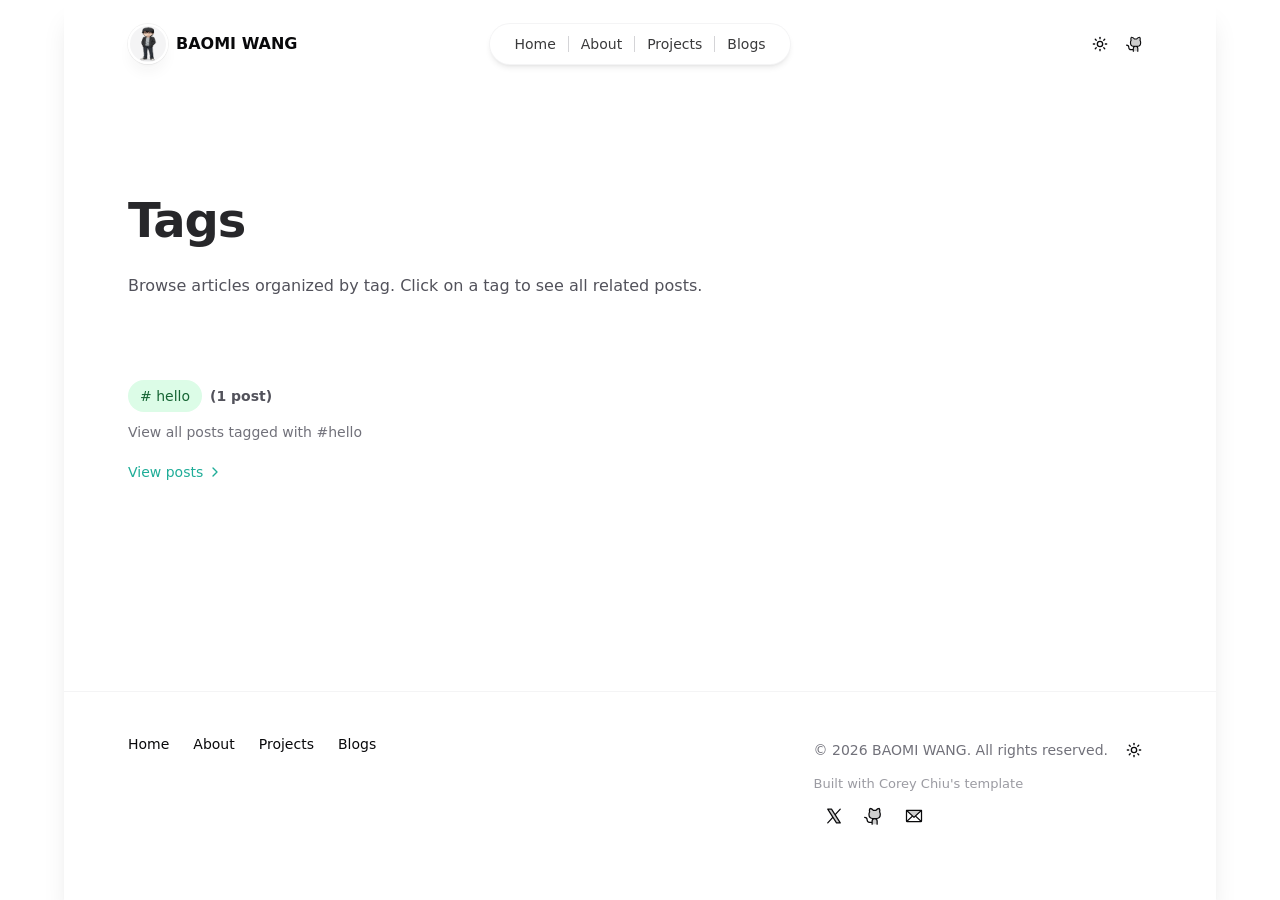
<file: blogs/tags/index.html>
<!DOCTYPE html><html lang="en" class="h-full antialiased"><head><meta charSet="utf-8"/><meta name="viewport" content="width=device-width, initial-scale=1"/><link rel="preload" as="image" href="/_next/static/media/avatar.9a8bc47f.png" fetchPriority="high"/><link rel="stylesheet" href="/_next/static/css/b83ebbc5d22572f5.css" data-precedence="next"/><link rel="preload" as="script" fetchPriority="low" href="/_next/static/chunks/webpack-b6b63a03742f3373.js"/><script src="/_next/static/chunks/2200cc46-0723e34013674a45.js" async=""></script><script src="/_next/static/chunks/945-2d40dce0c7ba2f2a.js" async=""></script><script src="/_next/static/chunks/main-app-015b67a89e595b75.js" async=""></script><script src="/_next/static/chunks/498-6332732a779ed0ad.js" async=""></script><script src="/_next/static/chunks/268-250435baf7364845.js" async=""></script><script src="/_next/static/chunks/263-e11ad5ca0b4483c9.js" async=""></script><script src="/_next/static/chunks/663-eb712504ccf7430f.js" async=""></script><script src="/_next/static/chunks/447-b7f3263cf629a78d.js" async=""></script><script src="/_next/static/chunks/app/layout-5287a54750c21dd3.js" async=""></script><script src="/_next/static/chunks/app/blogs/tags/page-e247b6508c9f0a5b.js" async=""></script><script src="/_next/static/chunks/289-28e087555e536c2b.js" async=""></script><script src="/_next/static/chunks/541-13f7fe67551e88ea.js" async=""></script><script src="/_next/static/chunks/app/page-0b224416c88ce983.js" async=""></script><title>Tags - BAOMI WANG</title><meta name="description" content="Browse articles by tag."/><link rel="alternate" type="application/rss+xml" href="https://wangbaomi.com/feed.xml"/><link rel="icon" href="/favicon.ico" type="image/x-icon" sizes="16x16"/><script src="/_next/static/chunks/polyfills-42372ed130431b0a.js" noModule=""></script></head><body class="flex h-full"><script type="application/ld+json">{"@context":"https://schema.org","@type":"Person","name":"BAOMI WANG","email":"mailto:booth@deepmem.ai","url":"https://wangbaomi.com","jobTitle":"Founder and Researcher","affiliation":[{"@type":"Organization","name":"DeepMem Labs LLC","url":"https://deepmem.ai"},{"@type":"Organization","name":"Guiyi Intelligent"}],"alumniOf":{"@type":"CollegeOrUniversity","name":"University of Electronic Science and Technology of China"},"sameAs":["https://github.com/wangbooth","https://x.com/_lizhe"]}</script><script>!function(){try{var d=document.documentElement,c=d.classList;c.remove('light','dark');var e=localStorage.getItem('theme');if('system'===e||(!e&&true)){var t='(prefers-color-scheme: dark)',m=window.matchMedia(t);if(m.media!==t||m.matches){d.style.colorScheme = 'dark';c.add('dark')}else{d.style.colorScheme = 'light';c.add('light')}}else if(e){c.add(e|| '')}if(e==='light'||e==='dark')d.style.colorScheme=e}catch(e){}}()</script><div class="flex w-full"><div class="fixed inset-0 flex justify-center sm:px-8"><div class="flex w-full max-w-7xl lg:px-8"><div class="w-full shadow-xl dark:bg-muted"></div></div></div><div class="relative flex w-full flex-col px-4 sm:px-0"><header class="pointer-events-none relative z-50 flex flex-none flex-col" style="height:var(--header-height);margin-bottom:var(--header-mb)"><div class="top-0 z-10 h-16 pt-6" style="position:var(--header-position)"><div class="sm:px-8 top-[var(--header-top,theme(spacing.6))] w-full" style="position:var(--header-inner-position)"><div class="mx-auto w-full max-w-7xl lg:px-8"><div class="relative px-4 sm:px-8 lg:px-12"><div class="mx-auto max-w-2xl lg:max-w-5xl"><div class="relative flex gap-4"><div class="flex flex-1"><div class="flex flex-row items-center gap-2"><div class="h-10 w-10 rounded-full bg-white/90 p-0.5 shadow-lg shadow-zinc-800/5 ring-1 ring-zinc-900/5 backdrop-blur dark:bg-zinc-800/90 dark:ring-white/10"><a aria-label="Home" class="pointer-events-auto" href="/"><img alt="" fetchPriority="high" width="192" height="192" decoding="async" data-nimg="1" class="rounded-full bg-zinc-100 object-cover dark:bg-zinc-800 h-9 w-9" style="color:transparent;object-position:center 15%" src="/_next/static/media/avatar.9a8bc47f.png"/></a></div><a aria-label="Home" class="pointer-events-auto" href="/"><div class="text-md font-semibold capitalize">BAOMI WANG</div></a></div></div><div class="flex flex-1 justify-end md:justify-center"><div class="pointer-events-auto md:hidden" data-headlessui-state=""><button class="group flex items-center rounded-full px-4 py-2 text-sm font-medium shadow-lg ring-1 ring-muted backdrop-blur " type="button" aria-expanded="false" data-headlessui-state="">Menu<svg xmlns="http://www.w3.org/2000/svg" width="24" height="24" viewBox="0 0 24 24" fill="none" stroke="currentColor" stroke-width="2" stroke-linecap="round" stroke-linejoin="round" class="lucide lucide-chevron-down ml-3 h-auto w-2"><path d="m6 9 6 6 6-6"></path></svg></button></div><div hidden="" style="position:fixed;top:1px;left:1px;width:1px;height:0;padding:0;margin:-1px;overflow:hidden;clip:rect(0, 0, 0, 0);white-space:nowrap;border-width:0;display:none"></div><nav class="pointer-events-auto hidden md:block"><ul class="flex rounded-full px-3 text-sm font-medium bg-card ring-1 ring-muted shadow-md backdrop-blur"><li><a class="relative block px-3 py-2 transition opacity-80 hover:opacity-100 hover:text-primary" href="/">Home</a></li><li class="flex items-center"><div class="h-4 w-px bg-muted-foreground/30"></div></li><li><a class="relative block px-3 py-2 transition opacity-80 hover:opacity-100 hover:text-primary" href="/about/">About</a></li><li class="flex items-center"><div class="h-4 w-px bg-muted-foreground/30"></div></li><li><a class="relative block px-3 py-2 transition opacity-80 hover:opacity-100 hover:text-primary" href="/projects/">Projects</a></li><li class="flex items-center"><div class="h-4 w-px bg-muted-foreground/30"></div></li><li><a class="relative block px-3 py-2 transition opacity-80 hover:opacity-100 hover:text-primary" href="/blogs/">Blogs</a></li></ul></nav></div><div class="flex justify-end md:flex-1"><div class="pointer-events-auto flex flex-row items-center gap-2 md:mr-2"><button class="inline-flex items-center justify-center gap-2 whitespace-nowrap rounded-md text-sm font-medium transition-colors focus-visible:outline-none focus-visible:ring-1 focus-visible:ring-ring disabled:pointer-events-none disabled:opacity-50 [&amp;_svg]:pointer-events-none [&amp;_svg]:size-4 [&amp;_svg]:shrink-0 hover:bg-accent hover:text-accent-foreground h-9 w-9 relative"><svg xmlns="http://www.w3.org/2000/svg" width="24" height="24" viewBox="0 0 24 24" fill="none" stroke="currentColor" stroke-width="2" stroke-linecap="round" stroke-linejoin="round" class="lucide lucide-sun h-[1.2rem] w-[1.2rem] rotate-0 scale-100 transition-all dark:-rotate-90 dark:scale-0"><circle cx="12" cy="12" r="4"></circle><path d="M12 2v2"></path><path d="M12 20v2"></path><path d="m4.93 4.93 1.41 1.41"></path><path d="m17.66 17.66 1.41 1.41"></path><path d="M2 12h2"></path><path d="M20 12h2"></path><path d="m6.34 17.66-1.41 1.41"></path><path d="m19.07 4.93-1.41 1.41"></path></svg><svg xmlns="http://www.w3.org/2000/svg" width="24" height="24" viewBox="0 0 24 24" fill="none" stroke="currentColor" stroke-width="2" stroke-linecap="round" stroke-linejoin="round" class="lucide lucide-moon absolute h-[1.2rem] w-[1.2rem] rotate-90 scale-0 transition-all dark:rotate-0 dark:scale-100"><path d="M12 3a6 6 0 0 0 9 9 9 9 0 1 1-9-9Z"></path></svg><span class="sr-only">Toggle theme</span></button><a target="_blank" rel="noopener noreferrer nofollow" class="group flex flex-row  justify-start items-center text-md font-medium transition hover:text-teal-500 dark:text-zinc-200 dark:hover:text-teal-500" href="https://github.com/iAmCorey/coreychiu-portfolio-template"><svg xmlns="http://www.w3.org/2000/svg" width="18" height="18" fill="currentColor" viewBox="0 0 256 256"><path d="M208,104v8a48,48,0,0,1-48,48H136a32,32,0,0,1,32,32v40H104V192a32,32,0,0,1,32-32H112a48,48,0,0,1-48-48v-8a49.28,49.28,0,0,1,8.51-27.3A51.92,51.92,0,0,1,76,32a52,52,0,0,1,43.83,24h32.34A52,52,0,0,1,196,32a51.92,51.92,0,0,1,3.49,44.7A49.28,49.28,0,0,1,208,104Z" opacity="0.2"></path><path d="M208.3,75.68A59.74,59.74,0,0,0,202.93,28,8,8,0,0,0,196,24a59.75,59.75,0,0,0-48,24H124A59.75,59.75,0,0,0,76,24a8,8,0,0,0-6.93,4,59.78,59.78,0,0,0-5.38,47.68A58.14,58.14,0,0,0,56,104v8a56.06,56.06,0,0,0,48.44,55.47A39.8,39.8,0,0,0,96,192v8H72a24,24,0,0,1-24-24A40,40,0,0,0,8,136a8,8,0,0,0,0,16,24,24,0,0,1,24,24,40,40,0,0,0,40,40H96v16a8,8,0,0,0,16,0V192a24,24,0,0,1,48,0v40a8,8,0,0,0,16,0V192a39.8,39.8,0,0,0-8.44-24.53A56.06,56.06,0,0,0,216,112v-8A58,58,0,0,0,208.3,75.68ZM200,112a40,40,0,0,1-40,40H112a40,40,0,0,1-40-40v-8a41.74,41.74,0,0,1,6.9-22.48A8,8,0,0,0,80,73.83a43.81,43.81,0,0,1,.79-33.58,43.88,43.88,0,0,1,32.32,20.06A8,8,0,0,0,119.82,64h32.35a8,8,0,0,0,6.74-3.69,43.87,43.87,0,0,1,32.32-20.06A43.81,43.81,0,0,1,192,73.83a8.09,8.09,0,0,0,1,7.65A41.76,41.76,0,0,1,200,104Z"></path></svg><span class="sr-only">Github Repo</span></a></div></div></div></div></div></div></div></div></header><main class="flex-auto"><div class="sm:px-8 mt-16 sm:mt-32"><div class="mx-auto w-full max-w-7xl lg:px-8"><div class="relative px-4 sm:px-8 lg:px-12"><div class="mx-auto max-w-2xl lg:max-w-5xl"><header class="max-w-2xl"><h1 class="text-4xl font-bold tracking-tight text-zinc-800 sm:text-5xl dark:text-zinc-100">Tags</h1><p class="mt-6 text-base text-zinc-600 dark:text-zinc-400">Browse articles organized by tag. Click on a tag to see all related posts.</p></header><div class="mt-16 sm:mt-20"><div class="grid gap-4 sm:grid-cols-2 lg:grid-cols-3"><div class="group group relative flex flex-col items-start"><h2 class="text-base font-semibold tracking-normal"><div class="absolute -inset-x-4 -inset-y-6 z-0 scale-95 transition group-hover:scale-100 sm:-inset-x-6 sm:rounded-2xl group-hover:bg-muted/50 "></div><a href="/blogs/tags/hello/"><span class="absolute -inset-x-4 -inset-y-6 z-20 sm:-inset-x-6 sm:rounded-2xl"></span><span class="relative z-10"><div class="flex items-center gap-2"><span class="inline-flex items-center gap-1 font-medium transition-colors bg-green-100 text-green-800 hover:bg-green-200 dark:bg-green-900/30 dark:text-green-400 dark:hover:bg-green-900/50 px-3 py-1 text-sm rounded-full"><span># <!-- -->hello</span></span><span class="text-zinc-600 dark:text-zinc-400 text-sm">(<!-- -->1<!-- --> <!-- -->post<!-- -->)</span></div></span></a></h2><p class="relative z-10 mt-2 text-sm text-muted-foreground">View all posts tagged with #<!-- -->hello</p><div aria-hidden="true" class="relative z-10 mt-4 flex items-center text-sm font-medium text-primary">View posts<svg xmlns="http://www.w3.org/2000/svg" width="24" height="24" viewBox="0 0 24 24" fill="none" stroke="currentColor" stroke-width="2" stroke-linecap="round" stroke-linejoin="round" class="lucide lucide-chevron-right ml-1 h-4 w-4 stroke-current"><path d="m9 18 6-6-6-6"></path></svg></div></div></div></div></div></div></div></div></main><footer class="mt-32 flex-none"><div class="sm:px-8"><div class="mx-auto w-full max-w-7xl lg:px-8"><div class="border-t border-muted pb-16 pt-10"><div class="relative px-4 sm:px-8 lg:px-12"><div class="mx-auto max-w-2xl lg:max-w-5xl"><div class="flex flex-col items-center justify-between gap-6 sm:flex-row sm:items-start"><div class="flex flex-wrap justify-center gap-x-6 gap-y-1 text-sm font-medium"><a class="transition hover:text-primary" href="/">Home</a><a class="transition hover:text-primary" href="/about/">About</a><a class="transition hover:text-primary" href="/projects/">Projects</a><a class="transition hover:text-primary" href="/blogs/">Blogs</a></div><div class="flex flex-col justify-center items-start"><div class="flex flex-row justify-end items-center gap-2"><p class="text-sm text-muted-foreground">© <!-- -->2026<!-- --> <!-- -->BAOMI WANG<!-- -->. All rights reserved.</p><button class="inline-flex items-center justify-center gap-2 whitespace-nowrap rounded-md text-sm font-medium transition-colors focus-visible:outline-none focus-visible:ring-1 focus-visible:ring-ring disabled:pointer-events-none disabled:opacity-50 [&amp;_svg]:pointer-events-none [&amp;_svg]:size-4 [&amp;_svg]:shrink-0 hover:bg-accent hover:text-accent-foreground h-9 w-9 relative"><svg xmlns="http://www.w3.org/2000/svg" width="24" height="24" viewBox="0 0 24 24" fill="none" stroke="currentColor" stroke-width="2" stroke-linecap="round" stroke-linejoin="round" class="lucide lucide-sun h-[1.2rem] w-[1.2rem] rotate-0 scale-100 transition-all dark:-rotate-90 dark:scale-0"><circle cx="12" cy="12" r="4"></circle><path d="M12 2v2"></path><path d="M12 20v2"></path><path d="m4.93 4.93 1.41 1.41"></path><path d="m17.66 17.66 1.41 1.41"></path><path d="M2 12h2"></path><path d="M20 12h2"></path><path d="m6.34 17.66-1.41 1.41"></path><path d="m19.07 4.93-1.41 1.41"></path></svg><svg xmlns="http://www.w3.org/2000/svg" width="24" height="24" viewBox="0 0 24 24" fill="none" stroke="currentColor" stroke-width="2" stroke-linecap="round" stroke-linejoin="round" class="lucide lucide-moon absolute h-[1.2rem] w-[1.2rem] rotate-90 scale-0 transition-all dark:rotate-0 dark:scale-100"><path d="M12 3a6 6 0 0 0 9 9 9 9 0 1 1-9-9Z"></path></svg><span class="sr-only">Toggle theme</span></button></div><p class="text-xs text-muted-foreground/70 mt-1">Built with<!-- --> <a target="_blank" rel="noopener noreferrer" class="hover:text-primary transition-colors" href="https://coreychiu.com">Corey Chiu&#x27;s template</a></p><div class="flex items-center mt-0"><a target="_blank" rel="noreferrer" aria-label="Follow on X" class="inline-flex h-10 w-10 items-center justify-center rounded-md hover:bg-accent hover:text-accent-foreground" href="https://x.com/_lizhe?utm_source=undefined"><svg xmlns="http://www.w3.org/2000/svg" width="20" height="20" fill="currentColor" viewBox="0 0 256 256"><path d="M208,216H160L48,40H96Z" opacity="0.2"></path><path d="M214.75,211.71l-62.6-98.38,61.77-67.95a8,8,0,0,0-11.84-10.76L143.24,99.34,102.75,35.71A8,8,0,0,0,96,32H48a8,8,0,0,0-6.75,12.3l62.6,98.37-61.77,68a8,8,0,1,0,11.84,10.76l58.84-64.72,40.49,63.63A8,8,0,0,0,160,224h48a8,8,0,0,0,6.75-12.29ZM164.39,208,62.57,48h29L193.43,208Z"></path></svg><span class="sr-only">X</span></a><a target="_blank" rel="noreferrer" aria-label="Follow on Github" class="inline-flex h-10 w-10 items-center justify-center rounded-md hover:bg-accent hover:text-accent-foreground" href="https://github.com/wangbooth?utm_source=undefined"><svg xmlns="http://www.w3.org/2000/svg" width="20" height="20" fill="currentColor" viewBox="0 0 256 256"><path d="M208,104v8a48,48,0,0,1-48,48H136a32,32,0,0,1,32,32v40H104V192a32,32,0,0,1,32-32H112a48,48,0,0,1-48-48v-8a49.28,49.28,0,0,1,8.51-27.3A51.92,51.92,0,0,1,76,32a52,52,0,0,1,43.83,24h32.34A52,52,0,0,1,196,32a51.92,51.92,0,0,1,3.49,44.7A49.28,49.28,0,0,1,208,104Z" opacity="0.2"></path><path d="M208.3,75.68A59.74,59.74,0,0,0,202.93,28,8,8,0,0,0,196,24a59.75,59.75,0,0,0-48,24H124A59.75,59.75,0,0,0,76,24a8,8,0,0,0-6.93,4,59.78,59.78,0,0,0-5.38,47.68A58.14,58.14,0,0,0,56,104v8a56.06,56.06,0,0,0,48.44,55.47A39.8,39.8,0,0,0,96,192v8H72a24,24,0,0,1-24-24A40,40,0,0,0,8,136a8,8,0,0,0,0,16,24,24,0,0,1,24,24,40,40,0,0,0,40,40H96v16a8,8,0,0,0,16,0V192a24,24,0,0,1,48,0v40a8,8,0,0,0,16,0V192a39.8,39.8,0,0,0-8.44-24.53A56.06,56.06,0,0,0,216,112v-8A58,58,0,0,0,208.3,75.68ZM200,112a40,40,0,0,1-40,40H112a40,40,0,0,1-40-40v-8a41.74,41.74,0,0,1,6.9-22.48A8,8,0,0,0,80,73.83a43.81,43.81,0,0,1,.79-33.58,43.88,43.88,0,0,1,32.32,20.06A8,8,0,0,0,119.82,64h32.35a8,8,0,0,0,6.74-3.69,43.87,43.87,0,0,1,32.32-20.06A43.81,43.81,0,0,1,192,73.83a8.09,8.09,0,0,0,1,7.65A41.76,41.76,0,0,1,200,104Z"></path></svg><span class="sr-only">Github</span></a><a target="_blank" rel="noreferrer" aria-label="Email" class="inline-flex h-10 w-10 items-center justify-center rounded-md hover:bg-accent hover:text-accent-foreground" href="mailto:booth@deepmem.ai"><svg xmlns="http://www.w3.org/2000/svg" width="20" height="20" fill="currentColor" viewBox="0 0 256 256"><path d="M224,56l-96,88L32,56Z" opacity="0.2"></path><path d="M224,48H32a8,8,0,0,0-8,8V192a16,16,0,0,0,16,16H216a16,16,0,0,0,16-16V56A8,8,0,0,0,224,48Zm-96,85.15L52.57,64H203.43ZM98.71,128,40,181.81V74.19Zm11.84,10.85,12,11.05a8,8,0,0,0,10.82,0l12-11.05,58,53.15H52.57ZM157.29,128,216,74.18V181.82Z"></path></svg><span class="sr-only">Email</span></a></div></div></div></div></div></div></div></div></footer></div></div><script src="/_next/static/chunks/webpack-b6b63a03742f3373.js" async=""></script><script>(self.__next_f=self.__next_f||[]).push([0]);self.__next_f.push([2,null])</script><script>self.__next_f.push([1,"1:HL[\"/_next/static/css/b83ebbc5d22572f5.css\",\"style\"]\n"])</script><script>self.__next_f.push([1,"2:I[2433,[],\"\"]\n5:I[176,[],\"\"]\n6:I[9414,[],\"\"]\n7:I[1331,[\"498\",\"static/chunks/498-6332732a779ed0ad.js\",\"268\",\"static/chunks/268-250435baf7364845.js\",\"263\",\"static/chunks/263-e11ad5ca0b4483c9.js\",\"663\",\"static/chunks/663-eb712504ccf7430f.js\",\"447\",\"static/chunks/447-b7f3263cf629a78d.js\",\"185\",\"static/chunks/app/layout-5287a54750c21dd3.js\"],\"Providers\"]\n8:I[1947,[\"498\",\"static/chunks/498-6332732a779ed0ad.js\",\"268\",\"static/chunks/268-250435baf7364845.js\",\"263\",\"static/chunks/263-e11ad5ca0b4483c9.js\",\"663\",\"static/chunks/663-eb712504ccf7430f.js\",\"447\",\"static/chunks/447-b7f3263cf629a78d.js\",\"185\",\"static/chunks/app/layout-5287a54750c21dd3.js\"],\"Header\"]\n9:I[9498,[\"498\",\"static/chunks/498-6332732a779ed0ad.js\",\"769\",\"static/chunks/app/blogs/tags/page-e247b6508c9f0a5b.js\"],\"\"]\na:I[573,[\"498\",\"static/chunks/498-6332732a779ed0ad.js\",\"268\",\"static/chunks/268-250435baf7364845.js\",\"263\",\"static/chunks/263-e11ad5ca0b4483c9.js\",\"663\",\"static/chunks/663-eb712504ccf7430f.js\",\"447\",\"static/chunks/447-b7f3263cf629a78d.js\",\"185\",\"static/chunks/app/layout-5287a54750c21dd3.js\"],\"ThemeToggle\"]\nb:I[1404,[\"498\",\"static/chunks/498-6332732a779ed0ad.js\",\"268\",\"static/chunks/268-250435baf7364845.js\",\"263\",\"static/chunks/263-e11ad5ca0b4483c9.js\",\"289\",\"static/chunks/289-28e087555e536c2b.js\",\"541\",\"static/chunks/541-13f7fe67551e88ea.js\",\"931\",\"static/chunks/app/page-0b224416c88ce983.js\"],\"default\"]\nc:I[6962,[\"498\",\"static/chunks/498-6332732a779ed0ad.js\",\"268\",\"static/chunks/268-250435baf7364845.js\",\"263\",\"static/chunks/263-e11ad5ca0b4483c9.js\",\"663\",\"static/chunks/663-eb712504ccf7430f.js\",\"447\",\"static/chunks/447-b7f3263cf629a78d.js\",\"185\",\"static/chunks/app/layout-5287a54750c21dd3.js\"],\"default\"]\nd:I[5930,[\"498\",\"static/chunks/498-6332732a779ed0ad.js\",\"268\",\"static/chunks/268-250435baf7364845.js\",\"263\",\"static/chunks/263-e11ad5ca0b4483c9.js\",\"663\",\"static/chunks/663-eb712504ccf7430f.js\",\"447\",\"static/chunks/447-b7f3263cf629a78d.js\",\"185\",\"static/chunks/app/layout-5287a54750c21dd3.js\"],\"PlausibleAnalytics\"]\nf:I[8528,[],\"\"]\n10:[]\n"])</script><script>self.__next_f.push([1,"0:[\"$\",\"$L2\",null,{\"buildId\":\"g6HONtvXX6JueiNKjJeay\",\"assetPrefix\":\"\",\"urlParts\":[\"\",\"blogs\",\"tags\",\"\"],\"initialTree\":[\"\",{\"children\":[\"blogs\",{\"children\":[\"tags\",{\"children\":[\"__PAGE__\",{}]}]}]},\"$undefined\",\"$undefined\",true],\"initialSeedData\":[\"\",{\"children\":[\"blogs\",{\"children\":[\"tags\",{\"children\":[\"__PAGE__\",{},[[\"$L3\",\"$L4\",null],null],null]},[null,[\"$\",\"$L5\",null,{\"parallelRouterKey\":\"children\",\"segmentPath\":[\"children\",\"blogs\",\"children\",\"tags\",\"children\"],\"error\":\"$undefined\",\"errorStyles\":\"$undefined\",\"errorScripts\":\"$undefined\",\"template\":[\"$\",\"$L6\",null,{}],\"templateStyles\":\"$undefined\",\"templateScripts\":\"$undefined\",\"notFound\":\"$undefined\",\"notFoundStyles\":\"$undefined\"}]],null]},[null,[\"$\",\"$L5\",null,{\"parallelRouterKey\":\"children\",\"segmentPath\":[\"children\",\"blogs\",\"children\"],\"error\":\"$undefined\",\"errorStyles\":\"$undefined\",\"errorScripts\":\"$undefined\",\"template\":[\"$\",\"$L6\",null,{}],\"templateStyles\":\"$undefined\",\"templateScripts\":\"$undefined\",\"notFound\":\"$undefined\",\"notFoundStyles\":\"$undefined\"}]],null]},[[[[\"$\",\"link\",\"0\",{\"rel\":\"stylesheet\",\"href\":\"/_next/static/css/b83ebbc5d22572f5.css\",\"precedence\":\"next\",\"crossOrigin\":\"$undefined\"}]],[\"$\",\"html\",null,{\"lang\":\"en\",\"className\":\"h-full antialiased\",\"suppressHydrationWarning\":true,\"children\":[\"$\",\"body\",null,{\"className\":\"flex h-full\",\"children\":[[\"$\",\"script\",null,{\"type\":\"application/ld+json\",\"dangerouslySetInnerHTML\":{\"__html\":\"{\\\"@context\\\":\\\"https://schema.org\\\",\\\"@type\\\":\\\"Person\\\",\\\"name\\\":\\\"BAOMI WANG\\\",\\\"email\\\":\\\"mailto:booth@deepmem.ai\\\",\\\"url\\\":\\\"https://wangbaomi.com\\\",\\\"jobTitle\\\":\\\"Founder and Researcher\\\",\\\"affiliation\\\":[{\\\"@type\\\":\\\"Organization\\\",\\\"name\\\":\\\"DeepMem Labs LLC\\\",\\\"url\\\":\\\"https://deepmem.ai\\\"},{\\\"@type\\\":\\\"Organization\\\",\\\"name\\\":\\\"Guiyi Intelligent\\\"}],\\\"alumniOf\\\":{\\\"@type\\\":\\\"CollegeOrUniversity\\\",\\\"name\\\":\\\"University of Electronic Science and Technology of China\\\"},\\\"sameAs\\\":[\\\"https://github.com/wangbooth\\\",\\\"https://x.com/_lizhe\\\"]}\"}}],[\"$\",\"$L7\",null,{\"children\":[[\"$\",\"div\",null,{\"className\":\"flex w-full\",\"children\":[[\"$\",\"div\",null,{\"className\":\"fixed inset-0 flex justify-center sm:px-8\",\"children\":[\"$\",\"div\",null,{\"className\":\"flex w-full max-w-7xl lg:px-8\",\"children\":[\"$\",\"div\",null,{\"className\":\"w-full shadow-xl dark:bg-muted\"}]}]}],[\"$\",\"div\",null,{\"className\":\"relative flex w-full flex-col px-4 sm:px-0\",\"children\":[[\"$\",\"$L8\",null,{}],[\"$\",\"main\",null,{\"className\":\"flex-auto\",\"children\":[\"$\",\"$L5\",null,{\"parallelRouterKey\":\"children\",\"segmentPath\":[\"children\"],\"error\":\"$undefined\",\"errorStyles\":\"$undefined\",\"errorScripts\":\"$undefined\",\"template\":[\"$\",\"$L6\",null,{}],\"templateStyles\":\"$undefined\",\"templateScripts\":\"$undefined\",\"notFound\":[\"$\",\"div\",null,{\"className\":\"sm:px-8 flex h-full items-center pt-16 sm:pt-32\",\"children\":[\"$\",\"div\",null,{\"className\":\"mx-auto w-full max-w-7xl lg:px-8\",\"children\":[\"$\",\"div\",null,{\"className\":\"relative px-4 sm:px-8 lg:px-12\",\"children\":[\"$\",\"div\",null,{\"className\":\"mx-auto max-w-2xl lg:max-w-5xl\",\"children\":[\"$\",\"div\",null,{\"className\":\"flex flex-col items-center\",\"children\":[[\"$\",\"p\",null,{\"className\":\"text-base font-semibold text-zinc-400 dark:text-zinc-500\",\"children\":\"404\"}],[\"$\",\"h1\",null,{\"className\":\"mt-4 text-4xl font-bold tracking-tight text-zinc-800 sm:text-5xl dark:text-zinc-100\",\"children\":\"Page not found\"}],[\"$\",\"p\",null,{\"className\":\"mt-4 text-base text-zinc-600 dark:text-zinc-400\",\"children\":\"Sorry, we couldn’t find the page you’re looking for.\"}],[\"$\",\"$L9\",null,{\"className\":\"inline-flex items-center gap-2 justify-center rounded-md py-2 px-3 text-sm outline-offset-2 transition active:transition-none bg-zinc-50 font-medium text-zinc-900 hover:bg-zinc-100 active:bg-zinc-100 active:text-zinc-900/60 dark:bg-zinc-800/50 dark:text-zinc-300 dark:hover:bg-zinc-800 dark:hover:text-zinc-50 dark:active:bg-zinc-800/50 dark:active:text-zinc-50/70 mt-4\",\"href\":\"/\",\"children\":\"Go back home\"}]]}]}]}]}]}],\"notFoundStyles\":[]}]}],[\"$\",\"footer\",null,{\"className\":\"mt-32 flex-none\",\"children\":[\"$\",\"div\",null,{\"className\":\"sm:px-8\",\"children\":[\"$\",\"div\",null,{\"className\":\"mx-auto w-full max-w-7xl lg:px-8\",\"children\":[\"$\",\"div\",null,{\"className\":\"border-t border-muted pb-16 pt-10\",\"children\":[\"$\",\"div\",null,{\"className\":\"relative px-4 sm:px-8 lg:px-12\",\"children\":[\"$\",\"div\",null,{\"className\":\"mx-auto max-w-2xl lg:max-w-5xl\",\"children\":[\"$\",\"div\",null,{\"className\":\"flex flex-col items-center justify-between gap-6 sm:flex-row sm:items-start\",\"children\":[[\"$\",\"div\",null,{\"className\":\"flex flex-wrap justify-center gap-x-6 gap-y-1 text-sm font-medium\",\"children\":[[\"$\",\"$L9\",null,{\"href\":\"/\",\"className\":\"transition hover:text-primary\",\"children\":\"Home\"}],[\"$\",\"$L9\",null,{\"href\":\"/about\",\"className\":\"transition hover:text-primary\",\"children\":\"About\"}],[\"$\",\"$L9\",null,{\"href\":\"/projects\",\"className\":\"transition hover:text-primary\",\"children\":\"Projects\"}],[\"$\",\"$L9\",null,{\"href\":\"/blogs\",\"className\":\"transition hover:text-primary\",\"children\":\"Blogs\"}]]}],[\"$\",\"div\",null,{\"className\":\"flex flex-col justify-center items-start\",\"children\":[[\"$\",\"div\",null,{\"className\":\"flex flex-row justify-end items-center gap-2\",\"children\":[[\"$\",\"p\",null,{\"className\":\"text-sm text-muted-foreground\",\"children\":[\"© \",2026,\" \",\"BAOMI WANG\",\". All rights reserved.\"]}],[\"$\",\"$La\",null,{}]]}],[\"$\",\"p\",null,{\"className\":\"text-xs text-muted-foreground/70 mt-1\",\"children\":[\"Built with\",\" \",[\"$\",\"$L9\",null,{\"href\":\"https://coreychiu.com\",\"target\":\"_blank\",\"rel\":\"noopener noreferrer\",\"className\":\"hover:text-primary transition-colors\",\"children\":\"Corey Chiu's template\"}]]}],[\"$\",\"$Lb\",null,{\"className\":\"mt-0\"}]]}]]}]}]}]}]}]}]}]]}]]}],[null,[\"$\",\"$Lc\",null,{}],[\"$\",\"$Ld\",null,{}]]]}]]}]}]],null],null],\"couldBeIntercepted\":false,\"initialHead\":[null,\"$Le\"],\"globalErrorComponent\":\"$f\",\"missingSlots\":\"$W10\"}]\n"])</script><script>self.__next_f.push([1,"e:[[\"$\",\"meta\",\"0\",{\"name\":\"viewport\",\"content\":\"width=device-width, initial-scale=1\"}],[\"$\",\"meta\",\"1\",{\"charSet\":\"utf-8\"}],[\"$\",\"title\",\"2\",{\"children\":\"Tags - BAOMI WANG\"}],[\"$\",\"meta\",\"3\",{\"name\":\"description\",\"content\":\"Browse articles by tag.\"}],[\"$\",\"link\",\"4\",{\"rel\":\"alternate\",\"type\":\"application/rss+xml\",\"href\":\"https://wangbaomi.com/feed.xml\"}],[\"$\",\"link\",\"5\",{\"rel\":\"icon\",\"href\":\"/favicon.ico\",\"type\":\"image/x-icon\",\"sizes\":\"16x16\"}]]\n3:null\n"])</script><script>self.__next_f.push([1,"4:[\"$\",\"div\",null,{\"className\":\"sm:px-8 mt-16 sm:mt-32\",\"children\":[\"$\",\"div\",null,{\"className\":\"mx-auto w-full max-w-7xl lg:px-8\",\"children\":[\"$\",\"div\",null,{\"className\":\"relative px-4 sm:px-8 lg:px-12\",\"children\":[\"$\",\"div\",null,{\"className\":\"mx-auto max-w-2xl lg:max-w-5xl\",\"children\":[[\"$\",\"header\",null,{\"className\":\"max-w-2xl\",\"children\":[[\"$\",\"h1\",null,{\"className\":\"text-4xl font-bold tracking-tight text-zinc-800 sm:text-5xl dark:text-zinc-100\",\"children\":\"Tags\"}],[\"$\",\"p\",null,{\"className\":\"mt-6 text-base text-zinc-600 dark:text-zinc-400\",\"children\":\"Browse articles organized by tag. Click on a tag to see all related posts.\"}]]}],[\"$\",\"div\",null,{\"className\":\"mt-16 sm:mt-20\",\"children\":[\"$\",\"div\",null,{\"className\":\"grid gap-4 sm:grid-cols-2 lg:grid-cols-3\",\"children\":[[\"$\",\"div\",null,{\"className\":\"group group relative flex flex-col items-start\",\"children\":[[\"$\",\"h2\",null,{\"className\":\"text-base font-semibold tracking-normal\",\"children\":[[\"$\",\"div\",null,{\"className\":\"absolute -inset-x-4 -inset-y-6 z-0 scale-95 transition group-hover:scale-100 sm:-inset-x-6 sm:rounded-2xl group-hover:bg-muted/50 \"}],[\"$\",\"$L9\",null,{\"href\":\"/blogs/tags/hello\",\"children\":[[\"$\",\"span\",null,{\"className\":\"absolute -inset-x-4 -inset-y-6 z-20 sm:-inset-x-6 sm:rounded-2xl\"}],[\"$\",\"span\",null,{\"className\":\"relative z-10\",\"children\":[\"$\",\"div\",null,{\"className\":\"flex items-center gap-2\",\"children\":[[\"$\",\"span\",null,{\"className\":\"inline-flex items-center gap-1 font-medium transition-colors bg-green-100 text-green-800 hover:bg-green-200 dark:bg-green-900/30 dark:text-green-400 dark:hover:bg-green-900/50 px-3 py-1 text-sm rounded-full\",\"children\":[[\"$\",\"span\",null,{\"children\":[\"# \",\"hello\"]}],false]}],[\"$\",\"span\",null,{\"className\":\"text-zinc-600 dark:text-zinc-400 text-sm\",\"children\":[\"(\",1,\" \",\"post\",\")\"]}]]}]}]]}]]}],[\"$\",\"p\",null,{\"className\":\"relative z-10 mt-2 text-sm text-muted-foreground\",\"children\":[\"View all posts tagged with #\",\"hello\"]}],[\"$\",\"div\",null,{\"aria-hidden\":\"true\",\"className\":\"relative z-10 mt-4 flex items-center text-sm font-medium text-primary\",\"children\":[\"View posts\",[\"$\",\"svg\",null,{\"xmlns\":\"http://www.w3.org/2000/svg\",\"width\":24,\"height\":24,\"viewBox\":\"0 0 24 24\",\"fill\":\"none\",\"stroke\":\"currentColor\",\"strokeWidth\":2,\"strokeLinecap\":\"round\",\"strokeLinejoin\":\"round\",\"className\":\"lucide lucide-chevron-right ml-1 h-4 w-4 stroke-current\",\"children\":[[\"$\",\"path\",\"mthhwq\",{\"d\":\"m9 18 6-6-6-6\"}],\"$undefined\"]}]]}]]}]]}]}]]}]}]}]}]\n"])</script></body></html>
</file>
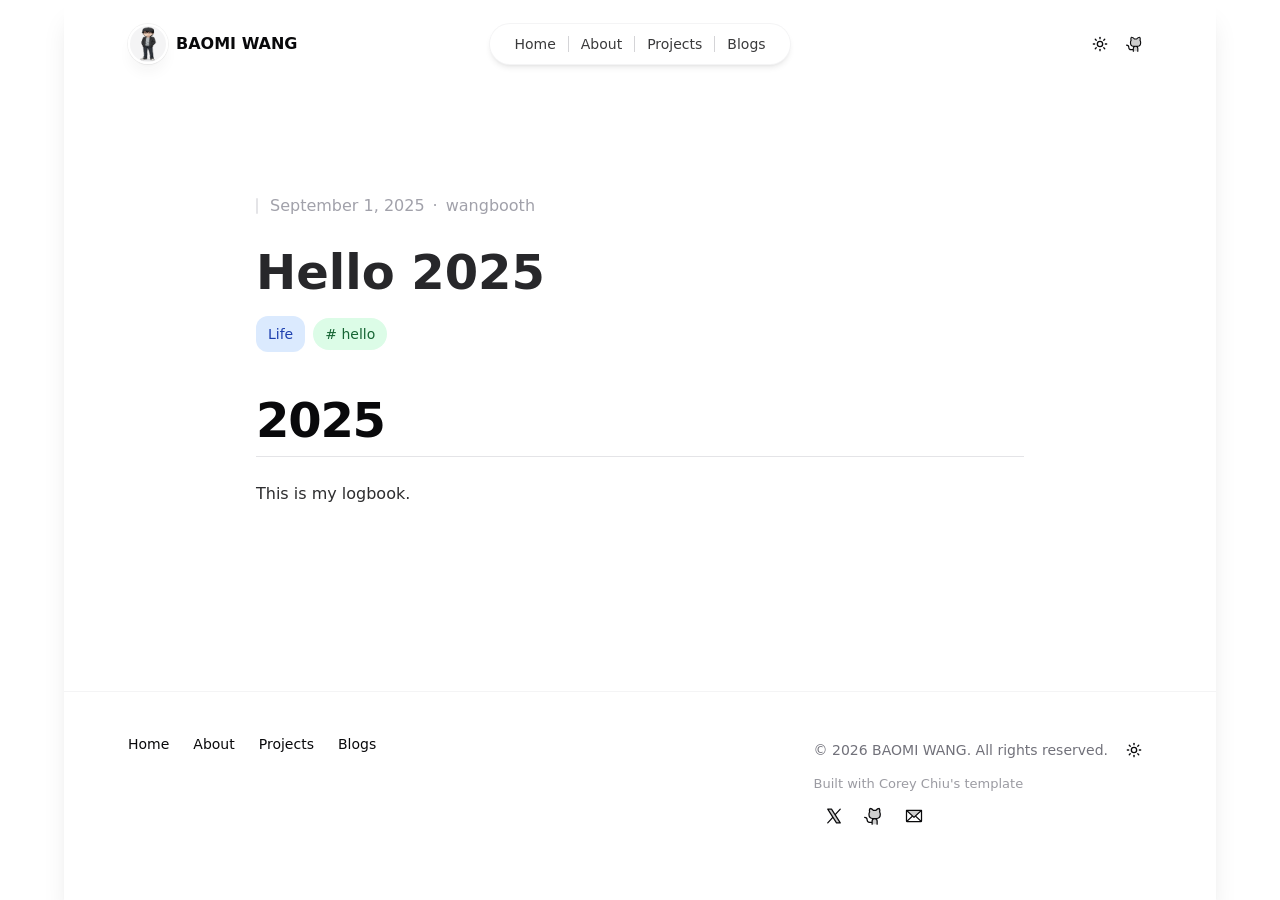
<file: blogs/test-blog/index.html>
<!DOCTYPE html><html lang="en" class="h-full antialiased"><head><meta charSet="utf-8"/><meta name="viewport" content="width=device-width, initial-scale=1"/><link rel="preload" as="image" href="/_next/static/media/avatar.9a8bc47f.png" fetchPriority="high"/><link rel="stylesheet" href="/_next/static/css/b83ebbc5d22572f5.css" data-precedence="next"/><link rel="preload" as="script" fetchPriority="low" href="/_next/static/chunks/webpack-b6b63a03742f3373.js"/><script src="/_next/static/chunks/2200cc46-0723e34013674a45.js" async=""></script><script src="/_next/static/chunks/945-2d40dce0c7ba2f2a.js" async=""></script><script src="/_next/static/chunks/main-app-015b67a89e595b75.js" async=""></script><script src="/_next/static/chunks/498-6332732a779ed0ad.js" async=""></script><script src="/_next/static/chunks/268-250435baf7364845.js" async=""></script><script src="/_next/static/chunks/263-e11ad5ca0b4483c9.js" async=""></script><script src="/_next/static/chunks/663-eb712504ccf7430f.js" async=""></script><script src="/_next/static/chunks/447-b7f3263cf629a78d.js" async=""></script><script src="/_next/static/chunks/app/layout-5287a54750c21dd3.js" async=""></script><script src="/_next/static/chunks/app/blogs/%5Bslug%5D/page-ca5fb1201f3398ab.js" async=""></script><script src="/_next/static/chunks/289-28e087555e536c2b.js" async=""></script><script src="/_next/static/chunks/541-13f7fe67551e88ea.js" async=""></script><script src="/_next/static/chunks/app/page-0b224416c88ce983.js" async=""></script><title>Hello 2025 - BAOMI WANG</title><meta name="description" content="hello world"/><link rel="alternate" type="application/rss+xml" href="https://wangbaomi.com/feed.xml"/><link rel="icon" href="/favicon.ico" type="image/x-icon" sizes="16x16"/><script src="/_next/static/chunks/polyfills-42372ed130431b0a.js" noModule=""></script></head><body class="flex h-full"><script type="application/ld+json">{"@context":"https://schema.org","@type":"Person","name":"BAOMI WANG","email":"mailto:booth@deepmem.ai","url":"https://wangbaomi.com","jobTitle":"Founder and Researcher","affiliation":[{"@type":"Organization","name":"DeepMem Labs LLC","url":"https://deepmem.ai"},{"@type":"Organization","name":"Guiyi Intelligent"}],"alumniOf":{"@type":"CollegeOrUniversity","name":"University of Electronic Science and Technology of China"},"sameAs":["https://github.com/wangbooth","https://x.com/_lizhe"]}</script><script>!function(){try{var d=document.documentElement,c=d.classList;c.remove('light','dark');var e=localStorage.getItem('theme');if('system'===e||(!e&&true)){var t='(prefers-color-scheme: dark)',m=window.matchMedia(t);if(m.media!==t||m.matches){d.style.colorScheme = 'dark';c.add('dark')}else{d.style.colorScheme = 'light';c.add('light')}}else if(e){c.add(e|| '')}if(e==='light'||e==='dark')d.style.colorScheme=e}catch(e){}}()</script><div class="flex w-full"><div class="fixed inset-0 flex justify-center sm:px-8"><div class="flex w-full max-w-7xl lg:px-8"><div class="w-full shadow-xl dark:bg-muted"></div></div></div><div class="relative flex w-full flex-col px-4 sm:px-0"><header class="pointer-events-none relative z-50 flex flex-none flex-col" style="height:var(--header-height);margin-bottom:var(--header-mb)"><div class="top-0 z-10 h-16 pt-6" style="position:var(--header-position)"><div class="sm:px-8 top-[var(--header-top,theme(spacing.6))] w-full" style="position:var(--header-inner-position)"><div class="mx-auto w-full max-w-7xl lg:px-8"><div class="relative px-4 sm:px-8 lg:px-12"><div class="mx-auto max-w-2xl lg:max-w-5xl"><div class="relative flex gap-4"><div class="flex flex-1"><div class="flex flex-row items-center gap-2"><div class="h-10 w-10 rounded-full bg-white/90 p-0.5 shadow-lg shadow-zinc-800/5 ring-1 ring-zinc-900/5 backdrop-blur dark:bg-zinc-800/90 dark:ring-white/10"><a aria-label="Home" class="pointer-events-auto" href="/"><img alt="" fetchPriority="high" width="192" height="192" decoding="async" data-nimg="1" class="rounded-full bg-zinc-100 object-cover dark:bg-zinc-800 h-9 w-9" style="color:transparent;object-position:center 15%" src="/_next/static/media/avatar.9a8bc47f.png"/></a></div><a aria-label="Home" class="pointer-events-auto" href="/"><div class="text-md font-semibold capitalize">BAOMI WANG</div></a></div></div><div class="flex flex-1 justify-end md:justify-center"><div class="pointer-events-auto md:hidden" data-headlessui-state=""><button class="group flex items-center rounded-full px-4 py-2 text-sm font-medium shadow-lg ring-1 ring-muted backdrop-blur " type="button" aria-expanded="false" data-headlessui-state="">Menu<svg xmlns="http://www.w3.org/2000/svg" width="24" height="24" viewBox="0 0 24 24" fill="none" stroke="currentColor" stroke-width="2" stroke-linecap="round" stroke-linejoin="round" class="lucide lucide-chevron-down ml-3 h-auto w-2"><path d="m6 9 6 6 6-6"></path></svg></button></div><div hidden="" style="position:fixed;top:1px;left:1px;width:1px;height:0;padding:0;margin:-1px;overflow:hidden;clip:rect(0, 0, 0, 0);white-space:nowrap;border-width:0;display:none"></div><nav class="pointer-events-auto hidden md:block"><ul class="flex rounded-full px-3 text-sm font-medium bg-card ring-1 ring-muted shadow-md backdrop-blur"><li><a class="relative block px-3 py-2 transition opacity-80 hover:opacity-100 hover:text-primary" href="/">Home</a></li><li class="flex items-center"><div class="h-4 w-px bg-muted-foreground/30"></div></li><li><a class="relative block px-3 py-2 transition opacity-80 hover:opacity-100 hover:text-primary" href="/about/">About</a></li><li class="flex items-center"><div class="h-4 w-px bg-muted-foreground/30"></div></li><li><a class="relative block px-3 py-2 transition opacity-80 hover:opacity-100 hover:text-primary" href="/projects/">Projects</a></li><li class="flex items-center"><div class="h-4 w-px bg-muted-foreground/30"></div></li><li><a class="relative block px-3 py-2 transition opacity-80 hover:opacity-100 hover:text-primary" href="/blogs/">Blogs</a></li></ul></nav></div><div class="flex justify-end md:flex-1"><div class="pointer-events-auto flex flex-row items-center gap-2 md:mr-2"><button class="inline-flex items-center justify-center gap-2 whitespace-nowrap rounded-md text-sm font-medium transition-colors focus-visible:outline-none focus-visible:ring-1 focus-visible:ring-ring disabled:pointer-events-none disabled:opacity-50 [&amp;_svg]:pointer-events-none [&amp;_svg]:size-4 [&amp;_svg]:shrink-0 hover:bg-accent hover:text-accent-foreground h-9 w-9 relative"><svg xmlns="http://www.w3.org/2000/svg" width="24" height="24" viewBox="0 0 24 24" fill="none" stroke="currentColor" stroke-width="2" stroke-linecap="round" stroke-linejoin="round" class="lucide lucide-sun h-[1.2rem] w-[1.2rem] rotate-0 scale-100 transition-all dark:-rotate-90 dark:scale-0"><circle cx="12" cy="12" r="4"></circle><path d="M12 2v2"></path><path d="M12 20v2"></path><path d="m4.93 4.93 1.41 1.41"></path><path d="m17.66 17.66 1.41 1.41"></path><path d="M2 12h2"></path><path d="M20 12h2"></path><path d="m6.34 17.66-1.41 1.41"></path><path d="m19.07 4.93-1.41 1.41"></path></svg><svg xmlns="http://www.w3.org/2000/svg" width="24" height="24" viewBox="0 0 24 24" fill="none" stroke="currentColor" stroke-width="2" stroke-linecap="round" stroke-linejoin="round" class="lucide lucide-moon absolute h-[1.2rem] w-[1.2rem] rotate-90 scale-0 transition-all dark:rotate-0 dark:scale-100"><path d="M12 3a6 6 0 0 0 9 9 9 9 0 1 1-9-9Z"></path></svg><span class="sr-only">Toggle theme</span></button><a target="_blank" rel="noopener noreferrer nofollow" class="group flex flex-row  justify-start items-center text-md font-medium transition hover:text-teal-500 dark:text-zinc-200 dark:hover:text-teal-500" href="https://github.com/iAmCorey/coreychiu-portfolio-template"><svg xmlns="http://www.w3.org/2000/svg" width="18" height="18" fill="currentColor" viewBox="0 0 256 256"><path d="M208,104v8a48,48,0,0,1-48,48H136a32,32,0,0,1,32,32v40H104V192a32,32,0,0,1,32-32H112a48,48,0,0,1-48-48v-8a49.28,49.28,0,0,1,8.51-27.3A51.92,51.92,0,0,1,76,32a52,52,0,0,1,43.83,24h32.34A52,52,0,0,1,196,32a51.92,51.92,0,0,1,3.49,44.7A49.28,49.28,0,0,1,208,104Z" opacity="0.2"></path><path d="M208.3,75.68A59.74,59.74,0,0,0,202.93,28,8,8,0,0,0,196,24a59.75,59.75,0,0,0-48,24H124A59.75,59.75,0,0,0,76,24a8,8,0,0,0-6.93,4,59.78,59.78,0,0,0-5.38,47.68A58.14,58.14,0,0,0,56,104v8a56.06,56.06,0,0,0,48.44,55.47A39.8,39.8,0,0,0,96,192v8H72a24,24,0,0,1-24-24A40,40,0,0,0,8,136a8,8,0,0,0,0,16,24,24,0,0,1,24,24,40,40,0,0,0,40,40H96v16a8,8,0,0,0,16,0V192a24,24,0,0,1,48,0v40a8,8,0,0,0,16,0V192a39.8,39.8,0,0,0-8.44-24.53A56.06,56.06,0,0,0,216,112v-8A58,58,0,0,0,208.3,75.68ZM200,112a40,40,0,0,1-40,40H112a40,40,0,0,1-40-40v-8a41.74,41.74,0,0,1,6.9-22.48A8,8,0,0,0,80,73.83a43.81,43.81,0,0,1,.79-33.58,43.88,43.88,0,0,1,32.32,20.06A8,8,0,0,0,119.82,64h32.35a8,8,0,0,0,6.74-3.69,43.87,43.87,0,0,1,32.32-20.06A43.81,43.81,0,0,1,192,73.83a8.09,8.09,0,0,0,1,7.65A41.76,41.76,0,0,1,200,104Z"></path></svg><span class="sr-only">Github Repo</span></a></div></div></div></div></div></div></div></div></header><main class="flex-auto"><div class="sm:px-8 mt-16 lg:mt-32"><div class="mx-auto w-full max-w-7xl lg:px-8"><div class="relative px-4 sm:px-8 lg:px-12"><div class="mx-auto max-w-2xl lg:max-w-5xl"><div class="xl:relative"><div class="mx-auto max-w-3xl"><article><header class="flex flex-col"><h1 class="mt-6 text-4xl font-bold tracking-normal text-zinc-800 sm:text-5xl dark:text-zinc-100 break-words">Hello 2025</h1><time dateTime="2025-09-01" class="order-first flex items-center text-base text-zinc-400 dark:text-zinc-500"><span class="h-4 w-0.5 rounded-full bg-zinc-200 dark:bg-zinc-500"></span><span class="ml-3">September 1, 2025</span><span class="mx-2">·</span><span>wangbooth</span></time><div class="flex flex-wrap items-center gap-2 mt-4"><a class="inline-flex items-center gap-1 font-medium transition-colors bg-blue-100 text-blue-800 hover:bg-blue-200 dark:bg-blue-900/30 dark:text-blue-400 dark:hover:bg-blue-900/50 px-3 py-1.5 text-sm rounded-lg cursor-pointer" href="/blogs/categories/Life/"><span class="capitalize">Life</span></a><a class="inline-flex items-center gap-1 font-medium transition-colors bg-green-100 text-green-800 hover:bg-green-200 dark:bg-green-900/30 dark:text-green-400 dark:hover:bg-green-900/50 px-3 py-1 text-sm rounded-full cursor-pointer" href="/blogs/tags/hello/"><span># <!-- -->hello</span></a></div></header><div class="mt-8 prose dark:prose-invert" data-mdx-content="true"><div class="mt-8 prose dark:prose-invert max-w-none"><h1 class="mt-10 mb-6 text-4xl font-bold tracking-tight sm:text-5xl border-b pb-2 border-zinc-200 dark:border-zinc-700">2025</h1>
<p class="my-6 text-base leading-relaxed opacity-85">This is my logbook.</p></div></div></article></div></div></div></div></div></div></main><footer class="mt-32 flex-none"><div class="sm:px-8"><div class="mx-auto w-full max-w-7xl lg:px-8"><div class="border-t border-muted pb-16 pt-10"><div class="relative px-4 sm:px-8 lg:px-12"><div class="mx-auto max-w-2xl lg:max-w-5xl"><div class="flex flex-col items-center justify-between gap-6 sm:flex-row sm:items-start"><div class="flex flex-wrap justify-center gap-x-6 gap-y-1 text-sm font-medium"><a class="transition hover:text-primary" href="/">Home</a><a class="transition hover:text-primary" href="/about/">About</a><a class="transition hover:text-primary" href="/projects/">Projects</a><a class="transition hover:text-primary" href="/blogs/">Blogs</a></div><div class="flex flex-col justify-center items-start"><div class="flex flex-row justify-end items-center gap-2"><p class="text-sm text-muted-foreground">© <!-- -->2026<!-- --> <!-- -->BAOMI WANG<!-- -->. All rights reserved.</p><button class="inline-flex items-center justify-center gap-2 whitespace-nowrap rounded-md text-sm font-medium transition-colors focus-visible:outline-none focus-visible:ring-1 focus-visible:ring-ring disabled:pointer-events-none disabled:opacity-50 [&amp;_svg]:pointer-events-none [&amp;_svg]:size-4 [&amp;_svg]:shrink-0 hover:bg-accent hover:text-accent-foreground h-9 w-9 relative"><svg xmlns="http://www.w3.org/2000/svg" width="24" height="24" viewBox="0 0 24 24" fill="none" stroke="currentColor" stroke-width="2" stroke-linecap="round" stroke-linejoin="round" class="lucide lucide-sun h-[1.2rem] w-[1.2rem] rotate-0 scale-100 transition-all dark:-rotate-90 dark:scale-0"><circle cx="12" cy="12" r="4"></circle><path d="M12 2v2"></path><path d="M12 20v2"></path><path d="m4.93 4.93 1.41 1.41"></path><path d="m17.66 17.66 1.41 1.41"></path><path d="M2 12h2"></path><path d="M20 12h2"></path><path d="m6.34 17.66-1.41 1.41"></path><path d="m19.07 4.93-1.41 1.41"></path></svg><svg xmlns="http://www.w3.org/2000/svg" width="24" height="24" viewBox="0 0 24 24" fill="none" stroke="currentColor" stroke-width="2" stroke-linecap="round" stroke-linejoin="round" class="lucide lucide-moon absolute h-[1.2rem] w-[1.2rem] rotate-90 scale-0 transition-all dark:rotate-0 dark:scale-100"><path d="M12 3a6 6 0 0 0 9 9 9 9 0 1 1-9-9Z"></path></svg><span class="sr-only">Toggle theme</span></button></div><p class="text-xs text-muted-foreground/70 mt-1">Built with<!-- --> <a target="_blank" rel="noopener noreferrer" class="hover:text-primary transition-colors" href="https://coreychiu.com">Corey Chiu&#x27;s template</a></p><div class="flex items-center mt-0"><a target="_blank" rel="noreferrer" aria-label="Follow on X" class="inline-flex h-10 w-10 items-center justify-center rounded-md hover:bg-accent hover:text-accent-foreground" href="https://x.com/_lizhe?utm_source=undefined"><svg xmlns="http://www.w3.org/2000/svg" width="20" height="20" fill="currentColor" viewBox="0 0 256 256"><path d="M208,216H160L48,40H96Z" opacity="0.2"></path><path d="M214.75,211.71l-62.6-98.38,61.77-67.95a8,8,0,0,0-11.84-10.76L143.24,99.34,102.75,35.71A8,8,0,0,0,96,32H48a8,8,0,0,0-6.75,12.3l62.6,98.37-61.77,68a8,8,0,1,0,11.84,10.76l58.84-64.72,40.49,63.63A8,8,0,0,0,160,224h48a8,8,0,0,0,6.75-12.29ZM164.39,208,62.57,48h29L193.43,208Z"></path></svg><span class="sr-only">X</span></a><a target="_blank" rel="noreferrer" aria-label="Follow on Github" class="inline-flex h-10 w-10 items-center justify-center rounded-md hover:bg-accent hover:text-accent-foreground" href="https://github.com/wangbooth?utm_source=undefined"><svg xmlns="http://www.w3.org/2000/svg" width="20" height="20" fill="currentColor" viewBox="0 0 256 256"><path d="M208,104v8a48,48,0,0,1-48,48H136a32,32,0,0,1,32,32v40H104V192a32,32,0,0,1,32-32H112a48,48,0,0,1-48-48v-8a49.28,49.28,0,0,1,8.51-27.3A51.92,51.92,0,0,1,76,32a52,52,0,0,1,43.83,24h32.34A52,52,0,0,1,196,32a51.92,51.92,0,0,1,3.49,44.7A49.28,49.28,0,0,1,208,104Z" opacity="0.2"></path><path d="M208.3,75.68A59.74,59.74,0,0,0,202.93,28,8,8,0,0,0,196,24a59.75,59.75,0,0,0-48,24H124A59.75,59.75,0,0,0,76,24a8,8,0,0,0-6.93,4,59.78,59.78,0,0,0-5.38,47.68A58.14,58.14,0,0,0,56,104v8a56.06,56.06,0,0,0,48.44,55.47A39.8,39.8,0,0,0,96,192v8H72a24,24,0,0,1-24-24A40,40,0,0,0,8,136a8,8,0,0,0,0,16,24,24,0,0,1,24,24,40,40,0,0,0,40,40H96v16a8,8,0,0,0,16,0V192a24,24,0,0,1,48,0v40a8,8,0,0,0,16,0V192a39.8,39.8,0,0,0-8.44-24.53A56.06,56.06,0,0,0,216,112v-8A58,58,0,0,0,208.3,75.68ZM200,112a40,40,0,0,1-40,40H112a40,40,0,0,1-40-40v-8a41.74,41.74,0,0,1,6.9-22.48A8,8,0,0,0,80,73.83a43.81,43.81,0,0,1,.79-33.58,43.88,43.88,0,0,1,32.32,20.06A8,8,0,0,0,119.82,64h32.35a8,8,0,0,0,6.74-3.69,43.87,43.87,0,0,1,32.32-20.06A43.81,43.81,0,0,1,192,73.83a8.09,8.09,0,0,0,1,7.65A41.76,41.76,0,0,1,200,104Z"></path></svg><span class="sr-only">Github</span></a><a target="_blank" rel="noreferrer" aria-label="Email" class="inline-flex h-10 w-10 items-center justify-center rounded-md hover:bg-accent hover:text-accent-foreground" href="mailto:booth@deepmem.ai"><svg xmlns="http://www.w3.org/2000/svg" width="20" height="20" fill="currentColor" viewBox="0 0 256 256"><path d="M224,56l-96,88L32,56Z" opacity="0.2"></path><path d="M224,48H32a8,8,0,0,0-8,8V192a16,16,0,0,0,16,16H216a16,16,0,0,0,16-16V56A8,8,0,0,0,224,48Zm-96,85.15L52.57,64H203.43ZM98.71,128,40,181.81V74.19Zm11.84,10.85,12,11.05a8,8,0,0,0,10.82,0l12-11.05,58,53.15H52.57ZM157.29,128,216,74.18V181.82Z"></path></svg><span class="sr-only">Email</span></a></div></div></div></div></div></div></div></div></footer></div></div><script src="/_next/static/chunks/webpack-b6b63a03742f3373.js" async=""></script><script>(self.__next_f=self.__next_f||[]).push([0]);self.__next_f.push([2,null])</script><script>self.__next_f.push([1,"1:HL[\"/_next/static/css/b83ebbc5d22572f5.css\",\"style\"]\n"])</script><script>self.__next_f.push([1,"2:I[2433,[],\"\"]\n5:I[176,[],\"\"]\n7:I[9414,[],\"\"]\n8:I[1331,[\"498\",\"static/chunks/498-6332732a779ed0ad.js\",\"268\",\"static/chunks/268-250435baf7364845.js\",\"263\",\"static/chunks/263-e11ad5ca0b4483c9.js\",\"663\",\"static/chunks/663-eb712504ccf7430f.js\",\"447\",\"static/chunks/447-b7f3263cf629a78d.js\",\"185\",\"static/chunks/app/layout-5287a54750c21dd3.js\"],\"Providers\"]\n9:I[1947,[\"498\",\"static/chunks/498-6332732a779ed0ad.js\",\"268\",\"static/chunks/268-250435baf7364845.js\",\"263\",\"static/chunks/263-e11ad5ca0b4483c9.js\",\"663\",\"static/chunks/663-eb712504ccf7430f.js\",\"447\",\"static/chunks/447-b7f3263cf629a78d.js\",\"185\",\"static/chunks/app/layout-5287a54750c21dd3.js\"],\"Header\"]\na:I[9498,[\"498\",\"static/chunks/498-6332732a779ed0ad.js\",\"263\",\"static/chunks/263-e11ad5ca0b4483c9.js\",\"663\",\"static/chunks/663-eb712504ccf7430f.js\",\"688\",\"static/chunks/app/blogs/%5Bslug%5D/page-ca5fb1201f3398ab.js\"],\"\"]\nb:I[573,[\"498\",\"static/chunks/498-6332732a779ed0ad.js\",\"268\",\"static/chunks/268-250435baf7364845.js\",\"263\",\"static/chunks/263-e11ad5ca0b4483c9.js\",\"663\",\"static/chunks/663-eb712504ccf7430f.js\",\"447\",\"static/chunks/447-b7f3263cf629a78d.js\",\"185\",\"static/chunks/app/layout-5287a54750c21dd3.js\"],\"ThemeToggle\"]\nc:I[1404,[\"498\",\"static/chunks/498-6332732a779ed0ad.js\",\"268\",\"static/chunks/268-250435baf7364845.js\",\"263\",\"static/chunks/263-e11ad5ca0b4483c9.js\",\"289\",\"static/chunks/289-28e087555e536c2b.js\",\"541\",\"static/chunks/541-13f7fe67551e88ea.js\",\"931\",\"static/chunks/app/page-0b224416c88ce983.js\"],\"default\"]\nd:I[6962,[\"498\",\"static/chunks/498-6332732a779ed0ad.js\",\"268\",\"static/chunks/268-250435baf7364845.js\",\"263\",\"static/chunks/263-e11ad5ca0b4483c9.js\",\"663\",\"static/chunks/663-eb712504ccf7430f.js\",\"447\",\"static/chunks/447-b7f3263cf629a78d.js\",\"185\",\"static/chunks/app/layout-5287a54750c21dd3.js\"],\"default\"]\ne:I[5930,[\"498\",\"static/chunks/498-6332732a779ed0ad.js\",\"268\",\"static/chunks/268-250435baf7364845.js\",\"263\",\"static/chunks/263-e11ad5ca0b4483c9.js\",\"663\",\"static/chunks/663-eb712504ccf7430f.js\",\"447\",\"static/chunks/447-b7f3263cf629a78d.js\",\"185\",\"static"])</script><script>self.__next_f.push([1,"/chunks/app/layout-5287a54750c21dd3.js\"],\"PlausibleAnalytics\"]\n10:I[8528,[],\"\"]\n6:[\"slug\",\"test-blog\",\"d\"]\n11:[]\n"])</script><script>self.__next_f.push([1,"0:[\"$\",\"$L2\",null,{\"buildId\":\"g6HONtvXX6JueiNKjJeay\",\"assetPrefix\":\"\",\"urlParts\":[\"\",\"blogs\",\"test-blog\",\"\"],\"initialTree\":[\"\",{\"children\":[\"blogs\",{\"children\":[[\"slug\",\"test-blog\",\"d\"],{\"children\":[\"__PAGE__?{\\\"slug\\\":\\\"test-blog\\\"}\",{}]}]}]},\"$undefined\",\"$undefined\",true],\"initialSeedData\":[\"\",{\"children\":[\"blogs\",{\"children\":[[\"slug\",\"test-blog\",\"d\"],{\"children\":[\"__PAGE__\",{},[[\"$L3\",\"$L4\",null],null],null]},[null,[\"$\",\"$L5\",null,{\"parallelRouterKey\":\"children\",\"segmentPath\":[\"children\",\"blogs\",\"children\",\"$6\",\"children\"],\"error\":\"$undefined\",\"errorStyles\":\"$undefined\",\"errorScripts\":\"$undefined\",\"template\":[\"$\",\"$L7\",null,{}],\"templateStyles\":\"$undefined\",\"templateScripts\":\"$undefined\",\"notFound\":\"$undefined\",\"notFoundStyles\":\"$undefined\"}]],null]},[null,[\"$\",\"$L5\",null,{\"parallelRouterKey\":\"children\",\"segmentPath\":[\"children\",\"blogs\",\"children\"],\"error\":\"$undefined\",\"errorStyles\":\"$undefined\",\"errorScripts\":\"$undefined\",\"template\":[\"$\",\"$L7\",null,{}],\"templateStyles\":\"$undefined\",\"templateScripts\":\"$undefined\",\"notFound\":\"$undefined\",\"notFoundStyles\":\"$undefined\"}]],null]},[[[[\"$\",\"link\",\"0\",{\"rel\":\"stylesheet\",\"href\":\"/_next/static/css/b83ebbc5d22572f5.css\",\"precedence\":\"next\",\"crossOrigin\":\"$undefined\"}]],[\"$\",\"html\",null,{\"lang\":\"en\",\"className\":\"h-full antialiased\",\"suppressHydrationWarning\":true,\"children\":[\"$\",\"body\",null,{\"className\":\"flex h-full\",\"children\":[[\"$\",\"script\",null,{\"type\":\"application/ld+json\",\"dangerouslySetInnerHTML\":{\"__html\":\"{\\\"@context\\\":\\\"https://schema.org\\\",\\\"@type\\\":\\\"Person\\\",\\\"name\\\":\\\"BAOMI WANG\\\",\\\"email\\\":\\\"mailto:booth@deepmem.ai\\\",\\\"url\\\":\\\"https://wangbaomi.com\\\",\\\"jobTitle\\\":\\\"Founder and Researcher\\\",\\\"affiliation\\\":[{\\\"@type\\\":\\\"Organization\\\",\\\"name\\\":\\\"DeepMem Labs LLC\\\",\\\"url\\\":\\\"https://deepmem.ai\\\"},{\\\"@type\\\":\\\"Organization\\\",\\\"name\\\":\\\"Guiyi Intelligent\\\"}],\\\"alumniOf\\\":{\\\"@type\\\":\\\"CollegeOrUniversity\\\",\\\"name\\\":\\\"University of Electronic Science and Technology of China\\\"},\\\"sameAs\\\":[\\\"https://github.com/wangbooth\\\",\\\"https://x.com/_lizhe\\\"]}\"}}],[\"$\",\"$L8\",null,{\"children\":[[\"$\",\"div\",null,{\"className\":\"flex w-full\",\"children\":[[\"$\",\"div\",null,{\"className\":\"fixed inset-0 flex justify-center sm:px-8\",\"children\":[\"$\",\"div\",null,{\"className\":\"flex w-full max-w-7xl lg:px-8\",\"children\":[\"$\",\"div\",null,{\"className\":\"w-full shadow-xl dark:bg-muted\"}]}]}],[\"$\",\"div\",null,{\"className\":\"relative flex w-full flex-col px-4 sm:px-0\",\"children\":[[\"$\",\"$L9\",null,{}],[\"$\",\"main\",null,{\"className\":\"flex-auto\",\"children\":[\"$\",\"$L5\",null,{\"parallelRouterKey\":\"children\",\"segmentPath\":[\"children\"],\"error\":\"$undefined\",\"errorStyles\":\"$undefined\",\"errorScripts\":\"$undefined\",\"template\":[\"$\",\"$L7\",null,{}],\"templateStyles\":\"$undefined\",\"templateScripts\":\"$undefined\",\"notFound\":[\"$\",\"div\",null,{\"className\":\"sm:px-8 flex h-full items-center pt-16 sm:pt-32\",\"children\":[\"$\",\"div\",null,{\"className\":\"mx-auto w-full max-w-7xl lg:px-8\",\"children\":[\"$\",\"div\",null,{\"className\":\"relative px-4 sm:px-8 lg:px-12\",\"children\":[\"$\",\"div\",null,{\"className\":\"mx-auto max-w-2xl lg:max-w-5xl\",\"children\":[\"$\",\"div\",null,{\"className\":\"flex flex-col items-center\",\"children\":[[\"$\",\"p\",null,{\"className\":\"text-base font-semibold text-zinc-400 dark:text-zinc-500\",\"children\":\"404\"}],[\"$\",\"h1\",null,{\"className\":\"mt-4 text-4xl font-bold tracking-tight text-zinc-800 sm:text-5xl dark:text-zinc-100\",\"children\":\"Page not found\"}],[\"$\",\"p\",null,{\"className\":\"mt-4 text-base text-zinc-600 dark:text-zinc-400\",\"children\":\"Sorry, we couldn’t find the page you’re looking for.\"}],[\"$\",\"$La\",null,{\"className\":\"inline-flex items-center gap-2 justify-center rounded-md py-2 px-3 text-sm outline-offset-2 transition active:transition-none bg-zinc-50 font-medium text-zinc-900 hover:bg-zinc-100 active:bg-zinc-100 active:text-zinc-900/60 dark:bg-zinc-800/50 dark:text-zinc-300 dark:hover:bg-zinc-800 dark:hover:text-zinc-50 dark:active:bg-zinc-800/50 dark:active:text-zinc-50/70 mt-4\",\"href\":\"/\",\"children\":\"Go back home\"}]]}]}]}]}]}],\"notFoundStyles\":[]}]}],[\"$\",\"footer\",null,{\"className\":\"mt-32 flex-none\",\"children\":[\"$\",\"div\",null,{\"className\":\"sm:px-8\",\"children\":[\"$\",\"div\",null,{\"className\":\"mx-auto w-full max-w-7xl lg:px-8\",\"children\":[\"$\",\"div\",null,{\"className\":\"border-t border-muted pb-16 pt-10\",\"children\":[\"$\",\"div\",null,{\"className\":\"relative px-4 sm:px-8 lg:px-12\",\"children\":[\"$\",\"div\",null,{\"className\":\"mx-auto max-w-2xl lg:max-w-5xl\",\"children\":[\"$\",\"div\",null,{\"className\":\"flex flex-col items-center justify-between gap-6 sm:flex-row sm:items-start\",\"children\":[[\"$\",\"div\",null,{\"className\":\"flex flex-wrap justify-center gap-x-6 gap-y-1 text-sm font-medium\",\"children\":[[\"$\",\"$La\",null,{\"href\":\"/\",\"className\":\"transition hover:text-primary\",\"children\":\"Home\"}],[\"$\",\"$La\",null,{\"href\":\"/about\",\"className\":\"transition hover:text-primary\",\"children\":\"About\"}],[\"$\",\"$La\",null,{\"href\":\"/projects\",\"className\":\"transition hover:text-primary\",\"children\":\"Projects\"}],[\"$\",\"$La\",null,{\"href\":\"/blogs\",\"className\":\"transition hover:text-primary\",\"children\":\"Blogs\"}]]}],[\"$\",\"div\",null,{\"className\":\"flex flex-col justify-center items-start\",\"children\":[[\"$\",\"div\",null,{\"className\":\"flex flex-row justify-end items-center gap-2\",\"children\":[[\"$\",\"p\",null,{\"className\":\"text-sm text-muted-foreground\",\"children\":[\"© \",2026,\" \",\"BAOMI WANG\",\". All rights reserved.\"]}],[\"$\",\"$Lb\",null,{}]]}],[\"$\",\"p\",null,{\"className\":\"text-xs text-muted-foreground/70 mt-1\",\"children\":[\"Built with\",\" \",[\"$\",\"$La\",null,{\"href\":\"https://coreychiu.com\",\"target\":\"_blank\",\"rel\":\"noopener noreferrer\",\"className\":\"hover:text-primary transition-colors\",\"children\":\"Corey Chiu's template\"}]]}],[\"$\",\"$Lc\",null,{\"className\":\"mt-0\"}]]}]]}]}]}]}]}]}]}]]}]]}],[null,[\"$\",\"$Ld\",null,{}],[\"$\",\"$Le\",null,{}]]]}]]}]}]],null],null],\"couldBeIntercepted\":false,\"initialHead\":[null,\"$Lf\"],\"globalErrorComponent\":\"$10\",\"missingSlots\":\"$W11\"}]\n"])</script><script>self.__next_f.push([1,"f:[[\"$\",\"meta\",\"0\",{\"name\":\"viewport\",\"content\":\"width=device-width, initial-scale=1\"}],[\"$\",\"meta\",\"1\",{\"charSet\":\"utf-8\"}],[\"$\",\"title\",\"2\",{\"children\":\"Hello 2025 - BAOMI WANG\"}],[\"$\",\"meta\",\"3\",{\"name\":\"description\",\"content\":\"hello world\"}],[\"$\",\"link\",\"4\",{\"rel\":\"alternate\",\"type\":\"application/rss+xml\",\"href\":\"https://wangbaomi.com/feed.xml\"}],[\"$\",\"link\",\"5\",{\"rel\":\"icon\",\"href\":\"/favicon.ico\",\"type\":\"image/x-icon\",\"sizes\":\"16x16\"}]]\n3:null\n"])</script><script>self.__next_f.push([1,"12:I[8009,[\"498\",\"static/chunks/498-6332732a779ed0ad.js\",\"263\",\"static/chunks/263-e11ad5ca0b4483c9.js\",\"663\",\"static/chunks/663-eb712504ccf7430f.js\",\"688\",\"static/chunks/app/blogs/%5Bslug%5D/page-ca5fb1201f3398ab.js\"],\"BlogLayout\"]\n4:[\"$\",\"$L12\",null,{\"blog\":{\"slug\":\"test-blog\",\"title\":\"Hello 2025\",\"description\":\"hello world\",\"author\":\"wangbooth\",\"date\":\"2025-09-01\",\"categories\":[\"Life\"],\"tags\":[\"hello\"]},\"children\":[\"$\",\"div\",null,{\"className\":\"mt-8 prose dark:prose-invert max-w-none\",\"children\":[[\"$\",\"h1\",null,{\"className\":\"mt-10 mb-6 text-4xl font-bold tracking-tight sm:text-5xl border-b pb-2 border-zinc-200 dark:border-zinc-700\",\"children\":\"2025\"}],\"\\n\",[\"$\",\"p\",null,{\"className\":\"my-6 text-base leading-relaxed opacity-85\",\"children\":\"This is my logbook.\"}]]}]}]\n"])</script></body></html>
</file>
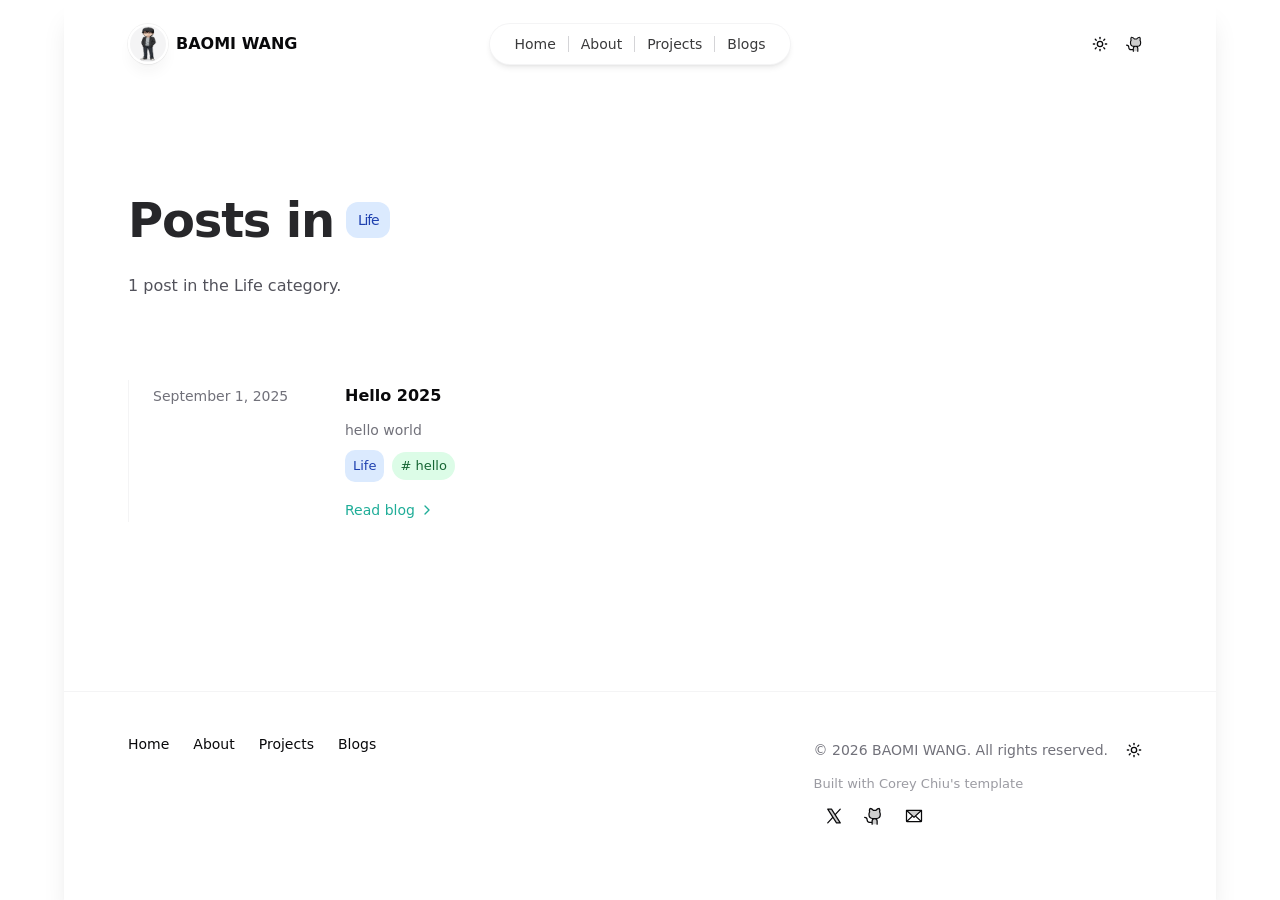
<file: blogs/categories/Life/index.html>
<!DOCTYPE html><html lang="en" class="h-full antialiased"><head><meta charSet="utf-8"/><meta name="viewport" content="width=device-width, initial-scale=1"/><link rel="preload" as="image" href="/_next/static/media/avatar.9a8bc47f.png" fetchPriority="high"/><link rel="stylesheet" href="/_next/static/css/b83ebbc5d22572f5.css" data-precedence="next"/><link rel="preload" as="script" fetchPriority="low" href="/_next/static/chunks/webpack-b6b63a03742f3373.js"/><script src="/_next/static/chunks/2200cc46-0723e34013674a45.js" async=""></script><script src="/_next/static/chunks/945-2d40dce0c7ba2f2a.js" async=""></script><script src="/_next/static/chunks/main-app-015b67a89e595b75.js" async=""></script><script src="/_next/static/chunks/498-6332732a779ed0ad.js" async=""></script><script src="/_next/static/chunks/268-250435baf7364845.js" async=""></script><script src="/_next/static/chunks/263-e11ad5ca0b4483c9.js" async=""></script><script src="/_next/static/chunks/663-eb712504ccf7430f.js" async=""></script><script src="/_next/static/chunks/447-b7f3263cf629a78d.js" async=""></script><script src="/_next/static/chunks/app/layout-5287a54750c21dd3.js" async=""></script><script src="/_next/static/chunks/app/blogs/categories/%5Bcategory%5D/page-edef845f918e6b75.js" async=""></script><script src="/_next/static/chunks/289-28e087555e536c2b.js" async=""></script><script src="/_next/static/chunks/541-13f7fe67551e88ea.js" async=""></script><script src="/_next/static/chunks/app/page-0b224416c88ce983.js" async=""></script><title>Life Posts - BAOMI WANG</title><meta name="description" content="All blog posts in the Life category (1 posts)."/><link rel="alternate" type="application/rss+xml" href="https://wangbaomi.com/feed.xml"/><link rel="icon" href="/favicon.ico" type="image/x-icon" sizes="16x16"/><script src="/_next/static/chunks/polyfills-42372ed130431b0a.js" noModule=""></script></head><body class="flex h-full"><script type="application/ld+json">{"@context":"https://schema.org","@type":"Person","name":"BAOMI WANG","email":"mailto:booth@deepmem.ai","url":"https://wangbaomi.com","jobTitle":"Founder and Researcher","affiliation":[{"@type":"Organization","name":"DeepMem Labs LLC","url":"https://deepmem.ai"},{"@type":"Organization","name":"Guiyi Intelligent"}],"alumniOf":{"@type":"CollegeOrUniversity","name":"University of Electronic Science and Technology of China"},"sameAs":["https://github.com/wangbooth","https://x.com/_lizhe"]}</script><script>!function(){try{var d=document.documentElement,c=d.classList;c.remove('light','dark');var e=localStorage.getItem('theme');if('system'===e||(!e&&true)){var t='(prefers-color-scheme: dark)',m=window.matchMedia(t);if(m.media!==t||m.matches){d.style.colorScheme = 'dark';c.add('dark')}else{d.style.colorScheme = 'light';c.add('light')}}else if(e){c.add(e|| '')}if(e==='light'||e==='dark')d.style.colorScheme=e}catch(e){}}()</script><div class="flex w-full"><div class="fixed inset-0 flex justify-center sm:px-8"><div class="flex w-full max-w-7xl lg:px-8"><div class="w-full shadow-xl dark:bg-muted"></div></div></div><div class="relative flex w-full flex-col px-4 sm:px-0"><header class="pointer-events-none relative z-50 flex flex-none flex-col" style="height:var(--header-height);margin-bottom:var(--header-mb)"><div class="top-0 z-10 h-16 pt-6" style="position:var(--header-position)"><div class="sm:px-8 top-[var(--header-top,theme(spacing.6))] w-full" style="position:var(--header-inner-position)"><div class="mx-auto w-full max-w-7xl lg:px-8"><div class="relative px-4 sm:px-8 lg:px-12"><div class="mx-auto max-w-2xl lg:max-w-5xl"><div class="relative flex gap-4"><div class="flex flex-1"><div class="flex flex-row items-center gap-2"><div class="h-10 w-10 rounded-full bg-white/90 p-0.5 shadow-lg shadow-zinc-800/5 ring-1 ring-zinc-900/5 backdrop-blur dark:bg-zinc-800/90 dark:ring-white/10"><a aria-label="Home" class="pointer-events-auto" href="/"><img alt="" fetchPriority="high" width="192" height="192" decoding="async" data-nimg="1" class="rounded-full bg-zinc-100 object-cover dark:bg-zinc-800 h-9 w-9" style="color:transparent;object-position:center 15%" src="/_next/static/media/avatar.9a8bc47f.png"/></a></div><a aria-label="Home" class="pointer-events-auto" href="/"><div class="text-md font-semibold capitalize">BAOMI WANG</div></a></div></div><div class="flex flex-1 justify-end md:justify-center"><div class="pointer-events-auto md:hidden" data-headlessui-state=""><button class="group flex items-center rounded-full px-4 py-2 text-sm font-medium shadow-lg ring-1 ring-muted backdrop-blur " type="button" aria-expanded="false" data-headlessui-state="">Menu<svg xmlns="http://www.w3.org/2000/svg" width="24" height="24" viewBox="0 0 24 24" fill="none" stroke="currentColor" stroke-width="2" stroke-linecap="round" stroke-linejoin="round" class="lucide lucide-chevron-down ml-3 h-auto w-2"><path d="m6 9 6 6 6-6"></path></svg></button></div><div hidden="" style="position:fixed;top:1px;left:1px;width:1px;height:0;padding:0;margin:-1px;overflow:hidden;clip:rect(0, 0, 0, 0);white-space:nowrap;border-width:0;display:none"></div><nav class="pointer-events-auto hidden md:block"><ul class="flex rounded-full px-3 text-sm font-medium bg-card ring-1 ring-muted shadow-md backdrop-blur"><li><a class="relative block px-3 py-2 transition opacity-80 hover:opacity-100 hover:text-primary" href="/">Home</a></li><li class="flex items-center"><div class="h-4 w-px bg-muted-foreground/30"></div></li><li><a class="relative block px-3 py-2 transition opacity-80 hover:opacity-100 hover:text-primary" href="/about/">About</a></li><li class="flex items-center"><div class="h-4 w-px bg-muted-foreground/30"></div></li><li><a class="relative block px-3 py-2 transition opacity-80 hover:opacity-100 hover:text-primary" href="/projects/">Projects</a></li><li class="flex items-center"><div class="h-4 w-px bg-muted-foreground/30"></div></li><li><a class="relative block px-3 py-2 transition opacity-80 hover:opacity-100 hover:text-primary" href="/blogs/">Blogs</a></li></ul></nav></div><div class="flex justify-end md:flex-1"><div class="pointer-events-auto flex flex-row items-center gap-2 md:mr-2"><button class="inline-flex items-center justify-center gap-2 whitespace-nowrap rounded-md text-sm font-medium transition-colors focus-visible:outline-none focus-visible:ring-1 focus-visible:ring-ring disabled:pointer-events-none disabled:opacity-50 [&amp;_svg]:pointer-events-none [&amp;_svg]:size-4 [&amp;_svg]:shrink-0 hover:bg-accent hover:text-accent-foreground h-9 w-9 relative"><svg xmlns="http://www.w3.org/2000/svg" width="24" height="24" viewBox="0 0 24 24" fill="none" stroke="currentColor" stroke-width="2" stroke-linecap="round" stroke-linejoin="round" class="lucide lucide-sun h-[1.2rem] w-[1.2rem] rotate-0 scale-100 transition-all dark:-rotate-90 dark:scale-0"><circle cx="12" cy="12" r="4"></circle><path d="M12 2v2"></path><path d="M12 20v2"></path><path d="m4.93 4.93 1.41 1.41"></path><path d="m17.66 17.66 1.41 1.41"></path><path d="M2 12h2"></path><path d="M20 12h2"></path><path d="m6.34 17.66-1.41 1.41"></path><path d="m19.07 4.93-1.41 1.41"></path></svg><svg xmlns="http://www.w3.org/2000/svg" width="24" height="24" viewBox="0 0 24 24" fill="none" stroke="currentColor" stroke-width="2" stroke-linecap="round" stroke-linejoin="round" class="lucide lucide-moon absolute h-[1.2rem] w-[1.2rem] rotate-90 scale-0 transition-all dark:rotate-0 dark:scale-100"><path d="M12 3a6 6 0 0 0 9 9 9 9 0 1 1-9-9Z"></path></svg><span class="sr-only">Toggle theme</span></button><a target="_blank" rel="noopener noreferrer nofollow" class="group flex flex-row  justify-start items-center text-md font-medium transition hover:text-teal-500 dark:text-zinc-200 dark:hover:text-teal-500" href="https://github.com/iAmCorey/coreychiu-portfolio-template"><svg xmlns="http://www.w3.org/2000/svg" width="18" height="18" fill="currentColor" viewBox="0 0 256 256"><path d="M208,104v8a48,48,0,0,1-48,48H136a32,32,0,0,1,32,32v40H104V192a32,32,0,0,1,32-32H112a48,48,0,0,1-48-48v-8a49.28,49.28,0,0,1,8.51-27.3A51.92,51.92,0,0,1,76,32a52,52,0,0,1,43.83,24h32.34A52,52,0,0,1,196,32a51.92,51.92,0,0,1,3.49,44.7A49.28,49.28,0,0,1,208,104Z" opacity="0.2"></path><path d="M208.3,75.68A59.74,59.74,0,0,0,202.93,28,8,8,0,0,0,196,24a59.75,59.75,0,0,0-48,24H124A59.75,59.75,0,0,0,76,24a8,8,0,0,0-6.93,4,59.78,59.78,0,0,0-5.38,47.68A58.14,58.14,0,0,0,56,104v8a56.06,56.06,0,0,0,48.44,55.47A39.8,39.8,0,0,0,96,192v8H72a24,24,0,0,1-24-24A40,40,0,0,0,8,136a8,8,0,0,0,0,16,24,24,0,0,1,24,24,40,40,0,0,0,40,40H96v16a8,8,0,0,0,16,0V192a24,24,0,0,1,48,0v40a8,8,0,0,0,16,0V192a39.8,39.8,0,0,0-8.44-24.53A56.06,56.06,0,0,0,216,112v-8A58,58,0,0,0,208.3,75.68ZM200,112a40,40,0,0,1-40,40H112a40,40,0,0,1-40-40v-8a41.74,41.74,0,0,1,6.9-22.48A8,8,0,0,0,80,73.83a43.81,43.81,0,0,1,.79-33.58,43.88,43.88,0,0,1,32.32,20.06A8,8,0,0,0,119.82,64h32.35a8,8,0,0,0,6.74-3.69,43.87,43.87,0,0,1,32.32-20.06A43.81,43.81,0,0,1,192,73.83a8.09,8.09,0,0,0,1,7.65A41.76,41.76,0,0,1,200,104Z"></path></svg><span class="sr-only">Github Repo</span></a></div></div></div></div></div></div></div></div></header><main class="flex-auto"><div class="sm:px-8 mt-16 sm:mt-32"><div class="mx-auto w-full max-w-7xl lg:px-8"><div class="relative px-4 sm:px-8 lg:px-12"><div class="mx-auto max-w-2xl lg:max-w-5xl"><header class="max-w-2xl"><h1 class="text-4xl font-bold tracking-tight text-zinc-800 sm:text-5xl dark:text-zinc-100"><div class="flex items-center gap-3"><span>Posts in</span><span class="inline-flex items-center gap-1 font-medium transition-colors bg-blue-100 text-blue-800 hover:bg-blue-200 dark:bg-blue-900/30 dark:text-blue-400 dark:hover:bg-blue-900/50 px-3 py-1.5 text-sm rounded-lg"><span class="capitalize">Life</span></span></div></h1><p class="mt-6 text-base text-zinc-600 dark:text-zinc-400">1 post in the Life category.</p></header><div class="mt-16 sm:mt-20"><div class="md:border-l md:border-zinc-100 md:pl-6 md:dark:border-zinc-700/40"><div class="flex max-w-3xl flex-col space-y-16"><article class="md:grid md:grid-cols-4 md:items-baseline"><div class="md:col-span-3 group relative flex flex-col items-start"><h2 class="text-base font-semibold tracking-normal"><div class="absolute -inset-x-4 -inset-y-6 z-0 scale-95 transition group-hover:scale-100 sm:-inset-x-6 sm:rounded-2xl group-hover:bg-muted/50 "></div><a href="/blogs/test-blog/"><span class="absolute -inset-x-4 -inset-y-6 z-20 sm:-inset-x-6 sm:rounded-2xl"></span><span class="relative z-10">Hello 2025</span></a></h2><time class="md:hidden relative z-10 order-first mb-3 flex items-center text-sm text-muted-foreground pl-3.5" dateTime="2025-09-01"><span class="absolute inset-y-0 left-0 flex items-center" aria-hidden="true"><span class="h-4 w-0.5 rounded-full bg-muted-foreground/30"></span></span>September 1, 2025</time><p class="relative z-10 mt-2 text-sm text-muted-foreground">hello world</p><div class="flex flex-wrap items-center gap-2 mt-2"><a class="inline-flex items-center gap-1 font-medium transition-colors bg-blue-100 text-blue-800 hover:bg-blue-200 dark:bg-blue-900/30 dark:text-blue-400 dark:hover:bg-blue-900/50 px-2 py-1 text-xs rounded-md cursor-pointer" href="/blogs/categories/Life/"><span class="capitalize">Life</span></a><a class="inline-flex items-center gap-1 font-medium transition-colors bg-green-100 text-green-800 hover:bg-green-200 dark:bg-green-900/30 dark:text-green-400 dark:hover:bg-green-900/50 px-2 py-0.5 text-xs rounded-full cursor-pointer" href="/blogs/tags/hello/"><span># <!-- -->hello</span></a></div><div aria-hidden="true" class="relative z-10 mt-4 flex items-center text-sm font-medium text-primary">Read blog<svg xmlns="http://www.w3.org/2000/svg" width="24" height="24" viewBox="0 0 24 24" fill="none" stroke="currentColor" stroke-width="2" stroke-linecap="round" stroke-linejoin="round" class="lucide lucide-chevron-right ml-1 h-4 w-4 stroke-current"><path d="m9 18 6-6-6-6"></path></svg></div></div><time class="mt-1 hidden md:block relative z-10 order-first mb-3 flex items-center text-sm text-muted-foreground" dateTime="2025-09-01">September 1, 2025</time></article></div></div></div></div></div></div></div></main><footer class="mt-32 flex-none"><div class="sm:px-8"><div class="mx-auto w-full max-w-7xl lg:px-8"><div class="border-t border-muted pb-16 pt-10"><div class="relative px-4 sm:px-8 lg:px-12"><div class="mx-auto max-w-2xl lg:max-w-5xl"><div class="flex flex-col items-center justify-between gap-6 sm:flex-row sm:items-start"><div class="flex flex-wrap justify-center gap-x-6 gap-y-1 text-sm font-medium"><a class="transition hover:text-primary" href="/">Home</a><a class="transition hover:text-primary" href="/about/">About</a><a class="transition hover:text-primary" href="/projects/">Projects</a><a class="transition hover:text-primary" href="/blogs/">Blogs</a></div><div class="flex flex-col justify-center items-start"><div class="flex flex-row justify-end items-center gap-2"><p class="text-sm text-muted-foreground">© <!-- -->2026<!-- --> <!-- -->BAOMI WANG<!-- -->. All rights reserved.</p><button class="inline-flex items-center justify-center gap-2 whitespace-nowrap rounded-md text-sm font-medium transition-colors focus-visible:outline-none focus-visible:ring-1 focus-visible:ring-ring disabled:pointer-events-none disabled:opacity-50 [&amp;_svg]:pointer-events-none [&amp;_svg]:size-4 [&amp;_svg]:shrink-0 hover:bg-accent hover:text-accent-foreground h-9 w-9 relative"><svg xmlns="http://www.w3.org/2000/svg" width="24" height="24" viewBox="0 0 24 24" fill="none" stroke="currentColor" stroke-width="2" stroke-linecap="round" stroke-linejoin="round" class="lucide lucide-sun h-[1.2rem] w-[1.2rem] rotate-0 scale-100 transition-all dark:-rotate-90 dark:scale-0"><circle cx="12" cy="12" r="4"></circle><path d="M12 2v2"></path><path d="M12 20v2"></path><path d="m4.93 4.93 1.41 1.41"></path><path d="m17.66 17.66 1.41 1.41"></path><path d="M2 12h2"></path><path d="M20 12h2"></path><path d="m6.34 17.66-1.41 1.41"></path><path d="m19.07 4.93-1.41 1.41"></path></svg><svg xmlns="http://www.w3.org/2000/svg" width="24" height="24" viewBox="0 0 24 24" fill="none" stroke="currentColor" stroke-width="2" stroke-linecap="round" stroke-linejoin="round" class="lucide lucide-moon absolute h-[1.2rem] w-[1.2rem] rotate-90 scale-0 transition-all dark:rotate-0 dark:scale-100"><path d="M12 3a6 6 0 0 0 9 9 9 9 0 1 1-9-9Z"></path></svg><span class="sr-only">Toggle theme</span></button></div><p class="text-xs text-muted-foreground/70 mt-1">Built with<!-- --> <a target="_blank" rel="noopener noreferrer" class="hover:text-primary transition-colors" href="https://coreychiu.com">Corey Chiu&#x27;s template</a></p><div class="flex items-center mt-0"><a target="_blank" rel="noreferrer" aria-label="Follow on X" class="inline-flex h-10 w-10 items-center justify-center rounded-md hover:bg-accent hover:text-accent-foreground" href="https://x.com/_lizhe?utm_source=undefined"><svg xmlns="http://www.w3.org/2000/svg" width="20" height="20" fill="currentColor" viewBox="0 0 256 256"><path d="M208,216H160L48,40H96Z" opacity="0.2"></path><path d="M214.75,211.71l-62.6-98.38,61.77-67.95a8,8,0,0,0-11.84-10.76L143.24,99.34,102.75,35.71A8,8,0,0,0,96,32H48a8,8,0,0,0-6.75,12.3l62.6,98.37-61.77,68a8,8,0,1,0,11.84,10.76l58.84-64.72,40.49,63.63A8,8,0,0,0,160,224h48a8,8,0,0,0,6.75-12.29ZM164.39,208,62.57,48h29L193.43,208Z"></path></svg><span class="sr-only">X</span></a><a target="_blank" rel="noreferrer" aria-label="Follow on Github" class="inline-flex h-10 w-10 items-center justify-center rounded-md hover:bg-accent hover:text-accent-foreground" href="https://github.com/wangbooth?utm_source=undefined"><svg xmlns="http://www.w3.org/2000/svg" width="20" height="20" fill="currentColor" viewBox="0 0 256 256"><path d="M208,104v8a48,48,0,0,1-48,48H136a32,32,0,0,1,32,32v40H104V192a32,32,0,0,1,32-32H112a48,48,0,0,1-48-48v-8a49.28,49.28,0,0,1,8.51-27.3A51.92,51.92,0,0,1,76,32a52,52,0,0,1,43.83,24h32.34A52,52,0,0,1,196,32a51.92,51.92,0,0,1,3.49,44.7A49.28,49.28,0,0,1,208,104Z" opacity="0.2"></path><path d="M208.3,75.68A59.74,59.74,0,0,0,202.93,28,8,8,0,0,0,196,24a59.75,59.75,0,0,0-48,24H124A59.75,59.75,0,0,0,76,24a8,8,0,0,0-6.93,4,59.78,59.78,0,0,0-5.38,47.68A58.14,58.14,0,0,0,56,104v8a56.06,56.06,0,0,0,48.44,55.47A39.8,39.8,0,0,0,96,192v8H72a24,24,0,0,1-24-24A40,40,0,0,0,8,136a8,8,0,0,0,0,16,24,24,0,0,1,24,24,40,40,0,0,0,40,40H96v16a8,8,0,0,0,16,0V192a24,24,0,0,1,48,0v40a8,8,0,0,0,16,0V192a39.8,39.8,0,0,0-8.44-24.53A56.06,56.06,0,0,0,216,112v-8A58,58,0,0,0,208.3,75.68ZM200,112a40,40,0,0,1-40,40H112a40,40,0,0,1-40-40v-8a41.74,41.74,0,0,1,6.9-22.48A8,8,0,0,0,80,73.83a43.81,43.81,0,0,1,.79-33.58,43.88,43.88,0,0,1,32.32,20.06A8,8,0,0,0,119.82,64h32.35a8,8,0,0,0,6.74-3.69,43.87,43.87,0,0,1,32.32-20.06A43.81,43.81,0,0,1,192,73.83a8.09,8.09,0,0,0,1,7.65A41.76,41.76,0,0,1,200,104Z"></path></svg><span class="sr-only">Github</span></a><a target="_blank" rel="noreferrer" aria-label="Email" class="inline-flex h-10 w-10 items-center justify-center rounded-md hover:bg-accent hover:text-accent-foreground" href="mailto:booth@deepmem.ai"><svg xmlns="http://www.w3.org/2000/svg" width="20" height="20" fill="currentColor" viewBox="0 0 256 256"><path d="M224,56l-96,88L32,56Z" opacity="0.2"></path><path d="M224,48H32a8,8,0,0,0-8,8V192a16,16,0,0,0,16,16H216a16,16,0,0,0,16-16V56A8,8,0,0,0,224,48Zm-96,85.15L52.57,64H203.43ZM98.71,128,40,181.81V74.19Zm11.84,10.85,12,11.05a8,8,0,0,0,10.82,0l12-11.05,58,53.15H52.57ZM157.29,128,216,74.18V181.82Z"></path></svg><span class="sr-only">Email</span></a></div></div></div></div></div></div></div></div></footer></div></div><script src="/_next/static/chunks/webpack-b6b63a03742f3373.js" async=""></script><script>(self.__next_f=self.__next_f||[]).push([0]);self.__next_f.push([2,null])</script><script>self.__next_f.push([1,"1:HL[\"/_next/static/css/b83ebbc5d22572f5.css\",\"style\"]\n"])</script><script>self.__next_f.push([1,"2:I[2433,[],\"\"]\n5:I[176,[],\"\"]\n7:I[9414,[],\"\"]\n8:I[1331,[\"498\",\"static/chunks/498-6332732a779ed0ad.js\",\"268\",\"static/chunks/268-250435baf7364845.js\",\"263\",\"static/chunks/263-e11ad5ca0b4483c9.js\",\"663\",\"static/chunks/663-eb712504ccf7430f.js\",\"447\",\"static/chunks/447-b7f3263cf629a78d.js\",\"185\",\"static/chunks/app/layout-5287a54750c21dd3.js\"],\"Providers\"]\n9:I[1947,[\"498\",\"static/chunks/498-6332732a779ed0ad.js\",\"268\",\"static/chunks/268-250435baf7364845.js\",\"263\",\"static/chunks/263-e11ad5ca0b4483c9.js\",\"663\",\"static/chunks/663-eb712504ccf7430f.js\",\"447\",\"static/chunks/447-b7f3263cf629a78d.js\",\"185\",\"static/chunks/app/layout-5287a54750c21dd3.js\"],\"Header\"]\na:I[9498,[\"498\",\"static/chunks/498-6332732a779ed0ad.js\",\"696\",\"static/chunks/app/blogs/categories/%5Bcategory%5D/page-edef845f918e6b75.js\"],\"\"]\nb:I[573,[\"498\",\"static/chunks/498-6332732a779ed0ad.js\",\"268\",\"static/chunks/268-250435baf7364845.js\",\"263\",\"static/chunks/263-e11ad5ca0b4483c9.js\",\"663\",\"static/chunks/663-eb712504ccf7430f.js\",\"447\",\"static/chunks/447-b7f3263cf629a78d.js\",\"185\",\"static/chunks/app/layout-5287a54750c21dd3.js\"],\"ThemeToggle\"]\nc:I[1404,[\"498\",\"static/chunks/498-6332732a779ed0ad.js\",\"268\",\"static/chunks/268-250435baf7364845.js\",\"263\",\"static/chunks/263-e11ad5ca0b4483c9.js\",\"289\",\"static/chunks/289-28e087555e536c2b.js\",\"541\",\"static/chunks/541-13f7fe67551e88ea.js\",\"931\",\"static/chunks/app/page-0b224416c88ce983.js\"],\"default\"]\nd:I[6962,[\"498\",\"static/chunks/498-6332732a779ed0ad.js\",\"268\",\"static/chunks/268-250435baf7364845.js\",\"263\",\"static/chunks/263-e11ad5ca0b4483c9.js\",\"663\",\"static/chunks/663-eb712504ccf7430f.js\",\"447\",\"static/chunks/447-b7f3263cf629a78d.js\",\"185\",\"static/chunks/app/layout-5287a54750c21dd3.js\"],\"default\"]\ne:I[5930,[\"498\",\"static/chunks/498-6332732a779ed0ad.js\",\"268\",\"static/chunks/268-250435baf7364845.js\",\"263\",\"static/chunks/263-e11ad5ca0b4483c9.js\",\"663\",\"static/chunks/663-eb712504ccf7430f.js\",\"447\",\"static/chunks/447-b7f3263cf629a78d.js\",\"185\",\"static/chunks/app/layout-5287a54750c21dd3.js\"],\"PlausibleAnalytics\"]\n10:I[8528,[],\""])</script><script>self.__next_f.push([1,"\"]\n6:[\"category\",\"Life\",\"d\"]\n11:[]\n"])</script><script>self.__next_f.push([1,"0:[\"$\",\"$L2\",null,{\"buildId\":\"g6HONtvXX6JueiNKjJeay\",\"assetPrefix\":\"\",\"urlParts\":[\"\",\"blogs\",\"categories\",\"Life\",\"\"],\"initialTree\":[\"\",{\"children\":[\"blogs\",{\"children\":[\"categories\",{\"children\":[[\"category\",\"Life\",\"d\"],{\"children\":[\"__PAGE__?{\\\"category\\\":\\\"Life\\\"}\",{}]}]}]}]},\"$undefined\",\"$undefined\",true],\"initialSeedData\":[\"\",{\"children\":[\"blogs\",{\"children\":[\"categories\",{\"children\":[[\"category\",\"Life\",\"d\"],{\"children\":[\"__PAGE__\",{},[[\"$L3\",\"$L4\",null],null],null]},[null,[\"$\",\"$L5\",null,{\"parallelRouterKey\":\"children\",\"segmentPath\":[\"children\",\"blogs\",\"children\",\"categories\",\"children\",\"$6\",\"children\"],\"error\":\"$undefined\",\"errorStyles\":\"$undefined\",\"errorScripts\":\"$undefined\",\"template\":[\"$\",\"$L7\",null,{}],\"templateStyles\":\"$undefined\",\"templateScripts\":\"$undefined\",\"notFound\":\"$undefined\",\"notFoundStyles\":\"$undefined\"}]],null]},[null,[\"$\",\"$L5\",null,{\"parallelRouterKey\":\"children\",\"segmentPath\":[\"children\",\"blogs\",\"children\",\"categories\",\"children\"],\"error\":\"$undefined\",\"errorStyles\":\"$undefined\",\"errorScripts\":\"$undefined\",\"template\":[\"$\",\"$L7\",null,{}],\"templateStyles\":\"$undefined\",\"templateScripts\":\"$undefined\",\"notFound\":\"$undefined\",\"notFoundStyles\":\"$undefined\"}]],null]},[null,[\"$\",\"$L5\",null,{\"parallelRouterKey\":\"children\",\"segmentPath\":[\"children\",\"blogs\",\"children\"],\"error\":\"$undefined\",\"errorStyles\":\"$undefined\",\"errorScripts\":\"$undefined\",\"template\":[\"$\",\"$L7\",null,{}],\"templateStyles\":\"$undefined\",\"templateScripts\":\"$undefined\",\"notFound\":\"$undefined\",\"notFoundStyles\":\"$undefined\"}]],null]},[[[[\"$\",\"link\",\"0\",{\"rel\":\"stylesheet\",\"href\":\"/_next/static/css/b83ebbc5d22572f5.css\",\"precedence\":\"next\",\"crossOrigin\":\"$undefined\"}]],[\"$\",\"html\",null,{\"lang\":\"en\",\"className\":\"h-full antialiased\",\"suppressHydrationWarning\":true,\"children\":[\"$\",\"body\",null,{\"className\":\"flex h-full\",\"children\":[[\"$\",\"script\",null,{\"type\":\"application/ld+json\",\"dangerouslySetInnerHTML\":{\"__html\":\"{\\\"@context\\\":\\\"https://schema.org\\\",\\\"@type\\\":\\\"Person\\\",\\\"name\\\":\\\"BAOMI WANG\\\",\\\"email\\\":\\\"mailto:booth@deepmem.ai\\\",\\\"url\\\":\\\"https://wangbaomi.com\\\",\\\"jobTitle\\\":\\\"Founder and Researcher\\\",\\\"affiliation\\\":[{\\\"@type\\\":\\\"Organization\\\",\\\"name\\\":\\\"DeepMem Labs LLC\\\",\\\"url\\\":\\\"https://deepmem.ai\\\"},{\\\"@type\\\":\\\"Organization\\\",\\\"name\\\":\\\"Guiyi Intelligent\\\"}],\\\"alumniOf\\\":{\\\"@type\\\":\\\"CollegeOrUniversity\\\",\\\"name\\\":\\\"University of Electronic Science and Technology of China\\\"},\\\"sameAs\\\":[\\\"https://github.com/wangbooth\\\",\\\"https://x.com/_lizhe\\\"]}\"}}],[\"$\",\"$L8\",null,{\"children\":[[\"$\",\"div\",null,{\"className\":\"flex w-full\",\"children\":[[\"$\",\"div\",null,{\"className\":\"fixed inset-0 flex justify-center sm:px-8\",\"children\":[\"$\",\"div\",null,{\"className\":\"flex w-full max-w-7xl lg:px-8\",\"children\":[\"$\",\"div\",null,{\"className\":\"w-full shadow-xl dark:bg-muted\"}]}]}],[\"$\",\"div\",null,{\"className\":\"relative flex w-full flex-col px-4 sm:px-0\",\"children\":[[\"$\",\"$L9\",null,{}],[\"$\",\"main\",null,{\"className\":\"flex-auto\",\"children\":[\"$\",\"$L5\",null,{\"parallelRouterKey\":\"children\",\"segmentPath\":[\"children\"],\"error\":\"$undefined\",\"errorStyles\":\"$undefined\",\"errorScripts\":\"$undefined\",\"template\":[\"$\",\"$L7\",null,{}],\"templateStyles\":\"$undefined\",\"templateScripts\":\"$undefined\",\"notFound\":[\"$\",\"div\",null,{\"className\":\"sm:px-8 flex h-full items-center pt-16 sm:pt-32\",\"children\":[\"$\",\"div\",null,{\"className\":\"mx-auto w-full max-w-7xl lg:px-8\",\"children\":[\"$\",\"div\",null,{\"className\":\"relative px-4 sm:px-8 lg:px-12\",\"children\":[\"$\",\"div\",null,{\"className\":\"mx-auto max-w-2xl lg:max-w-5xl\",\"children\":[\"$\",\"div\",null,{\"className\":\"flex flex-col items-center\",\"children\":[[\"$\",\"p\",null,{\"className\":\"text-base font-semibold text-zinc-400 dark:text-zinc-500\",\"children\":\"404\"}],[\"$\",\"h1\",null,{\"className\":\"mt-4 text-4xl font-bold tracking-tight text-zinc-800 sm:text-5xl dark:text-zinc-100\",\"children\":\"Page not found\"}],[\"$\",\"p\",null,{\"className\":\"mt-4 text-base text-zinc-600 dark:text-zinc-400\",\"children\":\"Sorry, we couldn’t find the page you’re looking for.\"}],[\"$\",\"$La\",null,{\"className\":\"inline-flex items-center gap-2 justify-center rounded-md py-2 px-3 text-sm outline-offset-2 transition active:transition-none bg-zinc-50 font-medium text-zinc-900 hover:bg-zinc-100 active:bg-zinc-100 active:text-zinc-900/60 dark:bg-zinc-800/50 dark:text-zinc-300 dark:hover:bg-zinc-800 dark:hover:text-zinc-50 dark:active:bg-zinc-800/50 dark:active:text-zinc-50/70 mt-4\",\"href\":\"/\",\"children\":\"Go back home\"}]]}]}]}]}]}],\"notFoundStyles\":[]}]}],[\"$\",\"footer\",null,{\"className\":\"mt-32 flex-none\",\"children\":[\"$\",\"div\",null,{\"className\":\"sm:px-8\",\"children\":[\"$\",\"div\",null,{\"className\":\"mx-auto w-full max-w-7xl lg:px-8\",\"children\":[\"$\",\"div\",null,{\"className\":\"border-t border-muted pb-16 pt-10\",\"children\":[\"$\",\"div\",null,{\"className\":\"relative px-4 sm:px-8 lg:px-12\",\"children\":[\"$\",\"div\",null,{\"className\":\"mx-auto max-w-2xl lg:max-w-5xl\",\"children\":[\"$\",\"div\",null,{\"className\":\"flex flex-col items-center justify-between gap-6 sm:flex-row sm:items-start\",\"children\":[[\"$\",\"div\",null,{\"className\":\"flex flex-wrap justify-center gap-x-6 gap-y-1 text-sm font-medium\",\"children\":[[\"$\",\"$La\",null,{\"href\":\"/\",\"className\":\"transition hover:text-primary\",\"children\":\"Home\"}],[\"$\",\"$La\",null,{\"href\":\"/about\",\"className\":\"transition hover:text-primary\",\"children\":\"About\"}],[\"$\",\"$La\",null,{\"href\":\"/projects\",\"className\":\"transition hover:text-primary\",\"children\":\"Projects\"}],[\"$\",\"$La\",null,{\"href\":\"/blogs\",\"className\":\"transition hover:text-primary\",\"children\":\"Blogs\"}]]}],[\"$\",\"div\",null,{\"className\":\"flex flex-col justify-center items-start\",\"children\":[[\"$\",\"div\",null,{\"className\":\"flex flex-row justify-end items-center gap-2\",\"children\":[[\"$\",\"p\",null,{\"className\":\"text-sm text-muted-foreground\",\"children\":[\"© \",2026,\" \",\"BAOMI WANG\",\". All rights reserved.\"]}],[\"$\",\"$Lb\",null,{}]]}],[\"$\",\"p\",null,{\"className\":\"text-xs text-muted-foreground/70 mt-1\",\"children\":[\"Built with\",\" \",[\"$\",\"$La\",null,{\"href\":\"https://coreychiu.com\",\"target\":\"_blank\",\"rel\":\"noopener noreferrer\",\"className\":\"hover:text-primary transition-colors\",\"children\":\"Corey Chiu's template\"}]]}],[\"$\",\"$Lc\",null,{\"className\":\"mt-0\"}]]}]]}]}]}]}]}]}]}]]}]]}],[null,[\"$\",\"$Ld\",null,{}],[\"$\",\"$Le\",null,{}]]]}]]}]}]],null],null],\"couldBeIntercepted\":false,\"initialHead\":[null,\"$Lf\"],\"globalErrorComponent\":\"$10\",\"missingSlots\":\"$W11\"}]\n"])</script><script>self.__next_f.push([1,"4:[\"$\",\"div\",null,{\"className\":\"sm:px-8 mt-16 sm:mt-32\",\"children\":[\"$\",\"div\",null,{\"className\":\"mx-auto w-full max-w-7xl lg:px-8\",\"children\":[\"$\",\"div\",null,{\"className\":\"relative px-4 sm:px-8 lg:px-12\",\"children\":[\"$\",\"div\",null,{\"className\":\"mx-auto max-w-2xl lg:max-w-5xl\",\"children\":[[\"$\",\"header\",null,{\"className\":\"max-w-2xl\",\"children\":[[\"$\",\"h1\",null,{\"className\":\"text-4xl font-bold tracking-tight text-zinc-800 sm:text-5xl dark:text-zinc-100\",\"children\":[\"$\",\"div\",null,{\"className\":\"flex items-center gap-3\",\"children\":[[\"$\",\"span\",null,{\"children\":\"Posts in\"}],[\"$\",\"span\",null,{\"className\":\"inline-flex items-center gap-1 font-medium transition-colors bg-blue-100 text-blue-800 hover:bg-blue-200 dark:bg-blue-900/30 dark:text-blue-400 dark:hover:bg-blue-900/50 px-3 py-1.5 text-sm rounded-lg\",\"children\":[[\"$\",\"span\",null,{\"className\":\"capitalize\",\"children\":\"Life\"}],false]}]]}]}],[\"$\",\"p\",null,{\"className\":\"mt-6 text-base text-zinc-600 dark:text-zinc-400\",\"children\":\"1 post in the Life category.\"}]]}],[\"$\",\"div\",null,{\"className\":\"mt-16 sm:mt-20\",\"children\":[\"$\",\"div\",null,{\"className\":\"md:border-l md:border-zinc-100 md:pl-6 md:dark:border-zinc-700/40\",\"children\":[\"$\",\"div\",null,{\"className\":\"flex max-w-3xl flex-col space-y-16\",\"children\":[[\"$\",\"article\",null,{\"className\":\"md:grid md:grid-cols-4 md:items-baseline\",\"children\":[[\"$\",\"div\",null,{\"className\":\"md:col-span-3 group relative flex flex-col items-start\",\"children\":[[\"$\",\"h2\",null,{\"className\":\"text-base font-semibold tracking-normal\",\"children\":[[\"$\",\"div\",null,{\"className\":\"absolute -inset-x-4 -inset-y-6 z-0 scale-95 transition group-hover:scale-100 sm:-inset-x-6 sm:rounded-2xl group-hover:bg-muted/50 \"}],[\"$\",\"$La\",null,{\"href\":\"/blogs/test-blog\",\"children\":[[\"$\",\"span\",null,{\"className\":\"absolute -inset-x-4 -inset-y-6 z-20 sm:-inset-x-6 sm:rounded-2xl\"}],[\"$\",\"span\",null,{\"className\":\"relative z-10\",\"children\":\"Hello 2025\"}]]}]]}],[\"$\",\"time\",null,{\"className\":\"md:hidden relative z-10 order-first mb-3 flex items-center text-sm text-muted-foreground pl-3.5\",\"dateTime\":\"2025-09-01\",\"children\":[[\"$\",\"span\",null,{\"className\":\"absolute inset-y-0 left-0 flex items-center\",\"aria-hidden\":\"true\",\"children\":[\"$\",\"span\",null,{\"className\":\"h-4 w-0.5 rounded-full bg-muted-foreground/30\"}]}],\"September 1, 2025\"]}],[\"$\",\"p\",null,{\"className\":\"relative z-10 mt-2 text-sm text-muted-foreground\",\"children\":\"hello world\"}],[\"$\",\"div\",null,{\"className\":\"flex flex-wrap items-center gap-2 mt-2\",\"children\":[[[\"$\",\"$La\",null,{\"href\":\"/blogs/categories/Life\",\"className\":\"inline-flex items-center gap-1 font-medium transition-colors bg-blue-100 text-blue-800 hover:bg-blue-200 dark:bg-blue-900/30 dark:text-blue-400 dark:hover:bg-blue-900/50 px-2 py-1 text-xs rounded-md cursor-pointer\",\"children\":[[\"$\",\"span\",null,{\"className\":\"capitalize\",\"children\":\"Life\"}],false]}]],[[\"$\",\"$La\",null,{\"href\":\"/blogs/tags/hello\",\"className\":\"inline-flex items-center gap-1 font-medium transition-colors bg-green-100 text-green-800 hover:bg-green-200 dark:bg-green-900/30 dark:text-green-400 dark:hover:bg-green-900/50 px-2 py-0.5 text-xs rounded-full cursor-pointer\",\"children\":[[\"$\",\"span\",null,{\"children\":[\"# \",\"hello\"]}],false]}]]]}],[\"$\",\"div\",null,{\"aria-hidden\":\"true\",\"className\":\"relative z-10 mt-4 flex items-center text-sm font-medium text-primary\",\"children\":[\"Read blog\",[\"$\",\"svg\",null,{\"xmlns\":\"http://www.w3.org/2000/svg\",\"width\":24,\"height\":24,\"viewBox\":\"0 0 24 24\",\"fill\":\"none\",\"stroke\":\"currentColor\",\"strokeWidth\":2,\"strokeLinecap\":\"round\",\"strokeLinejoin\":\"round\",\"className\":\"lucide lucide-chevron-right ml-1 h-4 w-4 stroke-current\",\"children\":[[\"$\",\"path\",\"mthhwq\",{\"d\":\"m9 18 6-6-6-6\"}],\"$undefined\"]}]]}]]}],[\"$\",\"time\",null,{\"className\":\"mt-1 hidden md:block relative z-10 order-first mb-3 flex items-center text-sm text-muted-foreground\",\"dateTime\":\"2025-09-01\",\"children\":[false,\"September 1, 2025\"]}]]}]]}]}]}]]}]}]}]}]\n"])</script><script>self.__next_f.push([1,"f:[[\"$\",\"meta\",\"0\",{\"name\":\"viewport\",\"content\":\"width=device-width, initial-scale=1\"}],[\"$\",\"meta\",\"1\",{\"charSet\":\"utf-8\"}],[\"$\",\"title\",\"2\",{\"children\":\"Life Posts - BAOMI WANG\"}],[\"$\",\"meta\",\"3\",{\"name\":\"description\",\"content\":\"All blog posts in the Life category (1 posts).\"}],[\"$\",\"link\",\"4\",{\"rel\":\"alternate\",\"type\":\"application/rss+xml\",\"href\":\"https://wangbaomi.com/feed.xml\"}],[\"$\",\"link\",\"5\",{\"rel\":\"icon\",\"href\":\"/favicon.ico\",\"type\":\"image/x-icon\",\"sizes\":\"16x16\"}]]\n3:null\n"])</script></body></html>
</file>
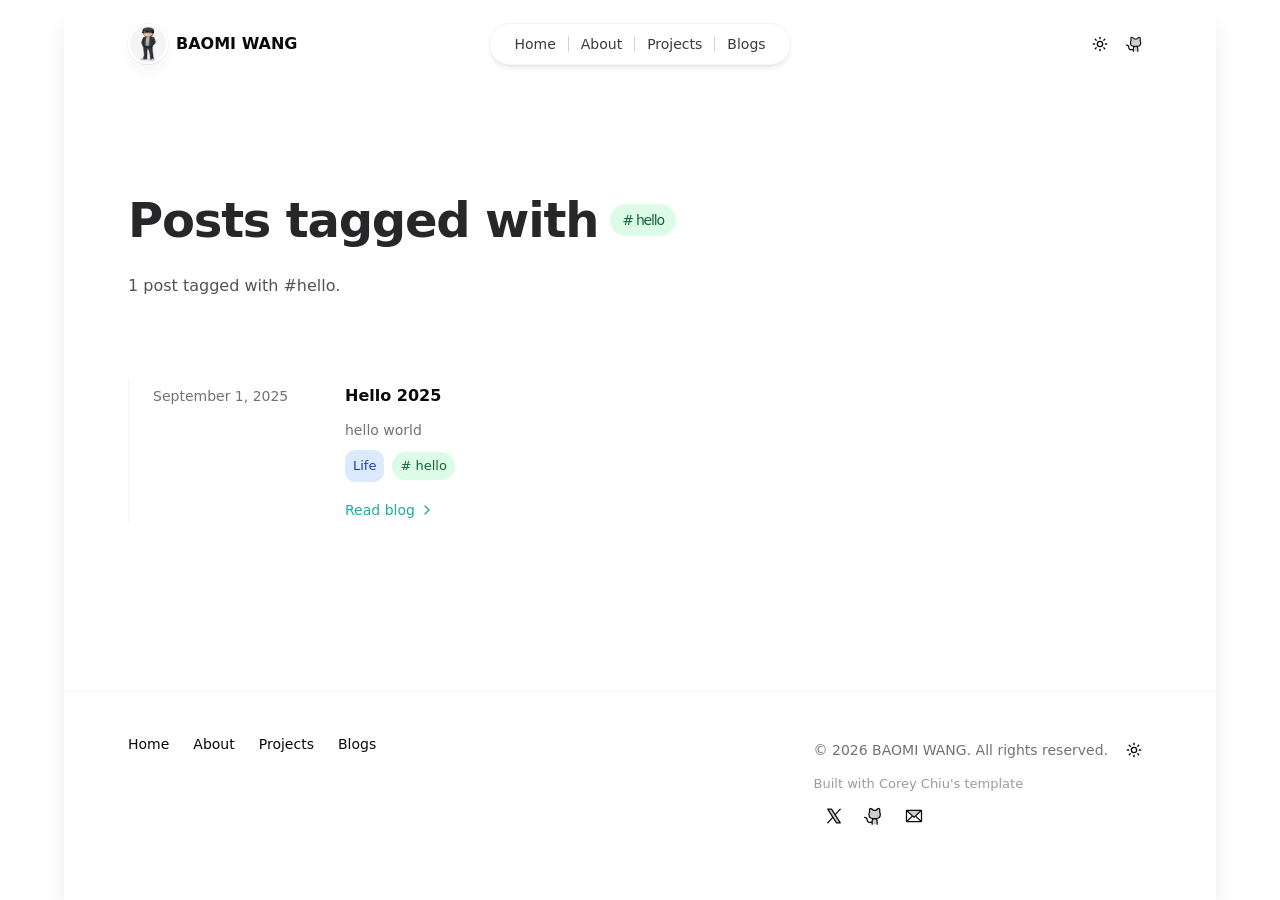
<file: blogs/tags/hello/index.html>
<!DOCTYPE html><html lang="en" class="h-full antialiased"><head><meta charSet="utf-8"/><meta name="viewport" content="width=device-width, initial-scale=1"/><link rel="preload" as="image" href="/_next/static/media/avatar.9a8bc47f.png" fetchPriority="high"/><link rel="stylesheet" href="/_next/static/css/b83ebbc5d22572f5.css" data-precedence="next"/><link rel="preload" as="script" fetchPriority="low" href="/_next/static/chunks/webpack-b6b63a03742f3373.js"/><script src="/_next/static/chunks/2200cc46-0723e34013674a45.js" async=""></script><script src="/_next/static/chunks/945-2d40dce0c7ba2f2a.js" async=""></script><script src="/_next/static/chunks/main-app-015b67a89e595b75.js" async=""></script><script src="/_next/static/chunks/498-6332732a779ed0ad.js" async=""></script><script src="/_next/static/chunks/268-250435baf7364845.js" async=""></script><script src="/_next/static/chunks/263-e11ad5ca0b4483c9.js" async=""></script><script src="/_next/static/chunks/663-eb712504ccf7430f.js" async=""></script><script src="/_next/static/chunks/447-b7f3263cf629a78d.js" async=""></script><script src="/_next/static/chunks/app/layout-5287a54750c21dd3.js" async=""></script><script src="/_next/static/chunks/app/blogs/tags/%5Btag%5D/page-90e21dc4a6466daf.js" async=""></script><script src="/_next/static/chunks/289-28e087555e536c2b.js" async=""></script><script src="/_next/static/chunks/541-13f7fe67551e88ea.js" async=""></script><script src="/_next/static/chunks/app/page-0b224416c88ce983.js" async=""></script><title>#hello Posts - BAOMI WANG</title><meta name="description" content="All blog posts tagged with #hello (1 posts)."/><link rel="alternate" type="application/rss+xml" href="https://wangbaomi.com/feed.xml"/><link rel="icon" href="/favicon.ico" type="image/x-icon" sizes="16x16"/><script src="/_next/static/chunks/polyfills-42372ed130431b0a.js" noModule=""></script></head><body class="flex h-full"><script type="application/ld+json">{"@context":"https://schema.org","@type":"Person","name":"BAOMI WANG","email":"mailto:booth@deepmem.ai","url":"https://wangbaomi.com","jobTitle":"Founder and Researcher","affiliation":[{"@type":"Organization","name":"DeepMem Labs LLC","url":"https://deepmem.ai"},{"@type":"Organization","name":"Guiyi Intelligent"}],"alumniOf":{"@type":"CollegeOrUniversity","name":"University of Electronic Science and Technology of China"},"sameAs":["https://github.com/wangbooth","https://x.com/_lizhe"]}</script><script>!function(){try{var d=document.documentElement,c=d.classList;c.remove('light','dark');var e=localStorage.getItem('theme');if('system'===e||(!e&&true)){var t='(prefers-color-scheme: dark)',m=window.matchMedia(t);if(m.media!==t||m.matches){d.style.colorScheme = 'dark';c.add('dark')}else{d.style.colorScheme = 'light';c.add('light')}}else if(e){c.add(e|| '')}if(e==='light'||e==='dark')d.style.colorScheme=e}catch(e){}}()</script><div class="flex w-full"><div class="fixed inset-0 flex justify-center sm:px-8"><div class="flex w-full max-w-7xl lg:px-8"><div class="w-full shadow-xl dark:bg-muted"></div></div></div><div class="relative flex w-full flex-col px-4 sm:px-0"><header class="pointer-events-none relative z-50 flex flex-none flex-col" style="height:var(--header-height);margin-bottom:var(--header-mb)"><div class="top-0 z-10 h-16 pt-6" style="position:var(--header-position)"><div class="sm:px-8 top-[var(--header-top,theme(spacing.6))] w-full" style="position:var(--header-inner-position)"><div class="mx-auto w-full max-w-7xl lg:px-8"><div class="relative px-4 sm:px-8 lg:px-12"><div class="mx-auto max-w-2xl lg:max-w-5xl"><div class="relative flex gap-4"><div class="flex flex-1"><div class="flex flex-row items-center gap-2"><div class="h-10 w-10 rounded-full bg-white/90 p-0.5 shadow-lg shadow-zinc-800/5 ring-1 ring-zinc-900/5 backdrop-blur dark:bg-zinc-800/90 dark:ring-white/10"><a aria-label="Home" class="pointer-events-auto" href="/"><img alt="" fetchPriority="high" width="192" height="192" decoding="async" data-nimg="1" class="rounded-full bg-zinc-100 object-cover dark:bg-zinc-800 h-9 w-9" style="color:transparent;object-position:center 15%" src="/_next/static/media/avatar.9a8bc47f.png"/></a></div><a aria-label="Home" class="pointer-events-auto" href="/"><div class="text-md font-semibold capitalize">BAOMI WANG</div></a></div></div><div class="flex flex-1 justify-end md:justify-center"><div class="pointer-events-auto md:hidden" data-headlessui-state=""><button class="group flex items-center rounded-full px-4 py-2 text-sm font-medium shadow-lg ring-1 ring-muted backdrop-blur " type="button" aria-expanded="false" data-headlessui-state="">Menu<svg xmlns="http://www.w3.org/2000/svg" width="24" height="24" viewBox="0 0 24 24" fill="none" stroke="currentColor" stroke-width="2" stroke-linecap="round" stroke-linejoin="round" class="lucide lucide-chevron-down ml-3 h-auto w-2"><path d="m6 9 6 6 6-6"></path></svg></button></div><div hidden="" style="position:fixed;top:1px;left:1px;width:1px;height:0;padding:0;margin:-1px;overflow:hidden;clip:rect(0, 0, 0, 0);white-space:nowrap;border-width:0;display:none"></div><nav class="pointer-events-auto hidden md:block"><ul class="flex rounded-full px-3 text-sm font-medium bg-card ring-1 ring-muted shadow-md backdrop-blur"><li><a class="relative block px-3 py-2 transition opacity-80 hover:opacity-100 hover:text-primary" href="/">Home</a></li><li class="flex items-center"><div class="h-4 w-px bg-muted-foreground/30"></div></li><li><a class="relative block px-3 py-2 transition opacity-80 hover:opacity-100 hover:text-primary" href="/about/">About</a></li><li class="flex items-center"><div class="h-4 w-px bg-muted-foreground/30"></div></li><li><a class="relative block px-3 py-2 transition opacity-80 hover:opacity-100 hover:text-primary" href="/projects/">Projects</a></li><li class="flex items-center"><div class="h-4 w-px bg-muted-foreground/30"></div></li><li><a class="relative block px-3 py-2 transition opacity-80 hover:opacity-100 hover:text-primary" href="/blogs/">Blogs</a></li></ul></nav></div><div class="flex justify-end md:flex-1"><div class="pointer-events-auto flex flex-row items-center gap-2 md:mr-2"><button class="inline-flex items-center justify-center gap-2 whitespace-nowrap rounded-md text-sm font-medium transition-colors focus-visible:outline-none focus-visible:ring-1 focus-visible:ring-ring disabled:pointer-events-none disabled:opacity-50 [&amp;_svg]:pointer-events-none [&amp;_svg]:size-4 [&amp;_svg]:shrink-0 hover:bg-accent hover:text-accent-foreground h-9 w-9 relative"><svg xmlns="http://www.w3.org/2000/svg" width="24" height="24" viewBox="0 0 24 24" fill="none" stroke="currentColor" stroke-width="2" stroke-linecap="round" stroke-linejoin="round" class="lucide lucide-sun h-[1.2rem] w-[1.2rem] rotate-0 scale-100 transition-all dark:-rotate-90 dark:scale-0"><circle cx="12" cy="12" r="4"></circle><path d="M12 2v2"></path><path d="M12 20v2"></path><path d="m4.93 4.93 1.41 1.41"></path><path d="m17.66 17.66 1.41 1.41"></path><path d="M2 12h2"></path><path d="M20 12h2"></path><path d="m6.34 17.66-1.41 1.41"></path><path d="m19.07 4.93-1.41 1.41"></path></svg><svg xmlns="http://www.w3.org/2000/svg" width="24" height="24" viewBox="0 0 24 24" fill="none" stroke="currentColor" stroke-width="2" stroke-linecap="round" stroke-linejoin="round" class="lucide lucide-moon absolute h-[1.2rem] w-[1.2rem] rotate-90 scale-0 transition-all dark:rotate-0 dark:scale-100"><path d="M12 3a6 6 0 0 0 9 9 9 9 0 1 1-9-9Z"></path></svg><span class="sr-only">Toggle theme</span></button><a target="_blank" rel="noopener noreferrer nofollow" class="group flex flex-row  justify-start items-center text-md font-medium transition hover:text-teal-500 dark:text-zinc-200 dark:hover:text-teal-500" href="https://github.com/iAmCorey/coreychiu-portfolio-template"><svg xmlns="http://www.w3.org/2000/svg" width="18" height="18" fill="currentColor" viewBox="0 0 256 256"><path d="M208,104v8a48,48,0,0,1-48,48H136a32,32,0,0,1,32,32v40H104V192a32,32,0,0,1,32-32H112a48,48,0,0,1-48-48v-8a49.28,49.28,0,0,1,8.51-27.3A51.92,51.92,0,0,1,76,32a52,52,0,0,1,43.83,24h32.34A52,52,0,0,1,196,32a51.92,51.92,0,0,1,3.49,44.7A49.28,49.28,0,0,1,208,104Z" opacity="0.2"></path><path d="M208.3,75.68A59.74,59.74,0,0,0,202.93,28,8,8,0,0,0,196,24a59.75,59.75,0,0,0-48,24H124A59.75,59.75,0,0,0,76,24a8,8,0,0,0-6.93,4,59.78,59.78,0,0,0-5.38,47.68A58.14,58.14,0,0,0,56,104v8a56.06,56.06,0,0,0,48.44,55.47A39.8,39.8,0,0,0,96,192v8H72a24,24,0,0,1-24-24A40,40,0,0,0,8,136a8,8,0,0,0,0,16,24,24,0,0,1,24,24,40,40,0,0,0,40,40H96v16a8,8,0,0,0,16,0V192a24,24,0,0,1,48,0v40a8,8,0,0,0,16,0V192a39.8,39.8,0,0,0-8.44-24.53A56.06,56.06,0,0,0,216,112v-8A58,58,0,0,0,208.3,75.68ZM200,112a40,40,0,0,1-40,40H112a40,40,0,0,1-40-40v-8a41.74,41.74,0,0,1,6.9-22.48A8,8,0,0,0,80,73.83a43.81,43.81,0,0,1,.79-33.58,43.88,43.88,0,0,1,32.32,20.06A8,8,0,0,0,119.82,64h32.35a8,8,0,0,0,6.74-3.69,43.87,43.87,0,0,1,32.32-20.06A43.81,43.81,0,0,1,192,73.83a8.09,8.09,0,0,0,1,7.65A41.76,41.76,0,0,1,200,104Z"></path></svg><span class="sr-only">Github Repo</span></a></div></div></div></div></div></div></div></div></header><main class="flex-auto"><div class="sm:px-8 mt-16 sm:mt-32"><div class="mx-auto w-full max-w-7xl lg:px-8"><div class="relative px-4 sm:px-8 lg:px-12"><div class="mx-auto max-w-2xl lg:max-w-5xl"><header class="max-w-2xl"><h1 class="text-4xl font-bold tracking-tight text-zinc-800 sm:text-5xl dark:text-zinc-100"><div class="flex items-center gap-3"><span>Posts tagged with</span><span class="inline-flex items-center gap-1 font-medium transition-colors bg-green-100 text-green-800 hover:bg-green-200 dark:bg-green-900/30 dark:text-green-400 dark:hover:bg-green-900/50 px-3 py-1 text-sm rounded-full"><span># <!-- -->hello</span></span></div></h1><p class="mt-6 text-base text-zinc-600 dark:text-zinc-400">1 post tagged with #hello.</p></header><div class="mt-16 sm:mt-20"><div class="md:border-l md:border-zinc-100 md:pl-6 md:dark:border-zinc-700/40"><div class="flex max-w-3xl flex-col space-y-16"><article class="md:grid md:grid-cols-4 md:items-baseline"><div class="md:col-span-3 group relative flex flex-col items-start"><h2 class="text-base font-semibold tracking-normal"><div class="absolute -inset-x-4 -inset-y-6 z-0 scale-95 transition group-hover:scale-100 sm:-inset-x-6 sm:rounded-2xl group-hover:bg-muted/50 "></div><a href="/blogs/test-blog/"><span class="absolute -inset-x-4 -inset-y-6 z-20 sm:-inset-x-6 sm:rounded-2xl"></span><span class="relative z-10">Hello 2025</span></a></h2><time class="md:hidden relative z-10 order-first mb-3 flex items-center text-sm text-muted-foreground pl-3.5" dateTime="2025-09-01"><span class="absolute inset-y-0 left-0 flex items-center" aria-hidden="true"><span class="h-4 w-0.5 rounded-full bg-muted-foreground/30"></span></span>September 1, 2025</time><p class="relative z-10 mt-2 text-sm text-muted-foreground">hello world</p><div class="flex flex-wrap items-center gap-2 mt-2"><a class="inline-flex items-center gap-1 font-medium transition-colors bg-blue-100 text-blue-800 hover:bg-blue-200 dark:bg-blue-900/30 dark:text-blue-400 dark:hover:bg-blue-900/50 px-2 py-1 text-xs rounded-md cursor-pointer" href="/blogs/categories/Life/"><span class="capitalize">Life</span></a><a class="inline-flex items-center gap-1 font-medium transition-colors bg-green-100 text-green-800 hover:bg-green-200 dark:bg-green-900/30 dark:text-green-400 dark:hover:bg-green-900/50 px-2 py-0.5 text-xs rounded-full cursor-pointer" href="/blogs/tags/hello/"><span># <!-- -->hello</span></a></div><div aria-hidden="true" class="relative z-10 mt-4 flex items-center text-sm font-medium text-primary">Read blog<svg xmlns="http://www.w3.org/2000/svg" width="24" height="24" viewBox="0 0 24 24" fill="none" stroke="currentColor" stroke-width="2" stroke-linecap="round" stroke-linejoin="round" class="lucide lucide-chevron-right ml-1 h-4 w-4 stroke-current"><path d="m9 18 6-6-6-6"></path></svg></div></div><time class="mt-1 hidden md:block relative z-10 order-first mb-3 flex items-center text-sm text-muted-foreground" dateTime="2025-09-01">September 1, 2025</time></article></div></div></div></div></div></div></div></main><footer class="mt-32 flex-none"><div class="sm:px-8"><div class="mx-auto w-full max-w-7xl lg:px-8"><div class="border-t border-muted pb-16 pt-10"><div class="relative px-4 sm:px-8 lg:px-12"><div class="mx-auto max-w-2xl lg:max-w-5xl"><div class="flex flex-col items-center justify-between gap-6 sm:flex-row sm:items-start"><div class="flex flex-wrap justify-center gap-x-6 gap-y-1 text-sm font-medium"><a class="transition hover:text-primary" href="/">Home</a><a class="transition hover:text-primary" href="/about/">About</a><a class="transition hover:text-primary" href="/projects/">Projects</a><a class="transition hover:text-primary" href="/blogs/">Blogs</a></div><div class="flex flex-col justify-center items-start"><div class="flex flex-row justify-end items-center gap-2"><p class="text-sm text-muted-foreground">© <!-- -->2026<!-- --> <!-- -->BAOMI WANG<!-- -->. All rights reserved.</p><button class="inline-flex items-center justify-center gap-2 whitespace-nowrap rounded-md text-sm font-medium transition-colors focus-visible:outline-none focus-visible:ring-1 focus-visible:ring-ring disabled:pointer-events-none disabled:opacity-50 [&amp;_svg]:pointer-events-none [&amp;_svg]:size-4 [&amp;_svg]:shrink-0 hover:bg-accent hover:text-accent-foreground h-9 w-9 relative"><svg xmlns="http://www.w3.org/2000/svg" width="24" height="24" viewBox="0 0 24 24" fill="none" stroke="currentColor" stroke-width="2" stroke-linecap="round" stroke-linejoin="round" class="lucide lucide-sun h-[1.2rem] w-[1.2rem] rotate-0 scale-100 transition-all dark:-rotate-90 dark:scale-0"><circle cx="12" cy="12" r="4"></circle><path d="M12 2v2"></path><path d="M12 20v2"></path><path d="m4.93 4.93 1.41 1.41"></path><path d="m17.66 17.66 1.41 1.41"></path><path d="M2 12h2"></path><path d="M20 12h2"></path><path d="m6.34 17.66-1.41 1.41"></path><path d="m19.07 4.93-1.41 1.41"></path></svg><svg xmlns="http://www.w3.org/2000/svg" width="24" height="24" viewBox="0 0 24 24" fill="none" stroke="currentColor" stroke-width="2" stroke-linecap="round" stroke-linejoin="round" class="lucide lucide-moon absolute h-[1.2rem] w-[1.2rem] rotate-90 scale-0 transition-all dark:rotate-0 dark:scale-100"><path d="M12 3a6 6 0 0 0 9 9 9 9 0 1 1-9-9Z"></path></svg><span class="sr-only">Toggle theme</span></button></div><p class="text-xs text-muted-foreground/70 mt-1">Built with<!-- --> <a target="_blank" rel="noopener noreferrer" class="hover:text-primary transition-colors" href="https://coreychiu.com">Corey Chiu&#x27;s template</a></p><div class="flex items-center mt-0"><a target="_blank" rel="noreferrer" aria-label="Follow on X" class="inline-flex h-10 w-10 items-center justify-center rounded-md hover:bg-accent hover:text-accent-foreground" href="https://x.com/_lizhe?utm_source=undefined"><svg xmlns="http://www.w3.org/2000/svg" width="20" height="20" fill="currentColor" viewBox="0 0 256 256"><path d="M208,216H160L48,40H96Z" opacity="0.2"></path><path d="M214.75,211.71l-62.6-98.38,61.77-67.95a8,8,0,0,0-11.84-10.76L143.24,99.34,102.75,35.71A8,8,0,0,0,96,32H48a8,8,0,0,0-6.75,12.3l62.6,98.37-61.77,68a8,8,0,1,0,11.84,10.76l58.84-64.72,40.49,63.63A8,8,0,0,0,160,224h48a8,8,0,0,0,6.75-12.29ZM164.39,208,62.57,48h29L193.43,208Z"></path></svg><span class="sr-only">X</span></a><a target="_blank" rel="noreferrer" aria-label="Follow on Github" class="inline-flex h-10 w-10 items-center justify-center rounded-md hover:bg-accent hover:text-accent-foreground" href="https://github.com/wangbooth?utm_source=undefined"><svg xmlns="http://www.w3.org/2000/svg" width="20" height="20" fill="currentColor" viewBox="0 0 256 256"><path d="M208,104v8a48,48,0,0,1-48,48H136a32,32,0,0,1,32,32v40H104V192a32,32,0,0,1,32-32H112a48,48,0,0,1-48-48v-8a49.28,49.28,0,0,1,8.51-27.3A51.92,51.92,0,0,1,76,32a52,52,0,0,1,43.83,24h32.34A52,52,0,0,1,196,32a51.92,51.92,0,0,1,3.49,44.7A49.28,49.28,0,0,1,208,104Z" opacity="0.2"></path><path d="M208.3,75.68A59.74,59.74,0,0,0,202.93,28,8,8,0,0,0,196,24a59.75,59.75,0,0,0-48,24H124A59.75,59.75,0,0,0,76,24a8,8,0,0,0-6.93,4,59.78,59.78,0,0,0-5.38,47.68A58.14,58.14,0,0,0,56,104v8a56.06,56.06,0,0,0,48.44,55.47A39.8,39.8,0,0,0,96,192v8H72a24,24,0,0,1-24-24A40,40,0,0,0,8,136a8,8,0,0,0,0,16,24,24,0,0,1,24,24,40,40,0,0,0,40,40H96v16a8,8,0,0,0,16,0V192a24,24,0,0,1,48,0v40a8,8,0,0,0,16,0V192a39.8,39.8,0,0,0-8.44-24.53A56.06,56.06,0,0,0,216,112v-8A58,58,0,0,0,208.3,75.68ZM200,112a40,40,0,0,1-40,40H112a40,40,0,0,1-40-40v-8a41.74,41.74,0,0,1,6.9-22.48A8,8,0,0,0,80,73.83a43.81,43.81,0,0,1,.79-33.58,43.88,43.88,0,0,1,32.32,20.06A8,8,0,0,0,119.82,64h32.35a8,8,0,0,0,6.74-3.69,43.87,43.87,0,0,1,32.32-20.06A43.81,43.81,0,0,1,192,73.83a8.09,8.09,0,0,0,1,7.65A41.76,41.76,0,0,1,200,104Z"></path></svg><span class="sr-only">Github</span></a><a target="_blank" rel="noreferrer" aria-label="Email" class="inline-flex h-10 w-10 items-center justify-center rounded-md hover:bg-accent hover:text-accent-foreground" href="mailto:booth@deepmem.ai"><svg xmlns="http://www.w3.org/2000/svg" width="20" height="20" fill="currentColor" viewBox="0 0 256 256"><path d="M224,56l-96,88L32,56Z" opacity="0.2"></path><path d="M224,48H32a8,8,0,0,0-8,8V192a16,16,0,0,0,16,16H216a16,16,0,0,0,16-16V56A8,8,0,0,0,224,48Zm-96,85.15L52.57,64H203.43ZM98.71,128,40,181.81V74.19Zm11.84,10.85,12,11.05a8,8,0,0,0,10.82,0l12-11.05,58,53.15H52.57ZM157.29,128,216,74.18V181.82Z"></path></svg><span class="sr-only">Email</span></a></div></div></div></div></div></div></div></div></footer></div></div><script src="/_next/static/chunks/webpack-b6b63a03742f3373.js" async=""></script><script>(self.__next_f=self.__next_f||[]).push([0]);self.__next_f.push([2,null])</script><script>self.__next_f.push([1,"1:HL[\"/_next/static/css/b83ebbc5d22572f5.css\",\"style\"]\n"])</script><script>self.__next_f.push([1,"2:I[2433,[],\"\"]\n5:I[176,[],\"\"]\n7:I[9414,[],\"\"]\n8:I[1331,[\"498\",\"static/chunks/498-6332732a779ed0ad.js\",\"268\",\"static/chunks/268-250435baf7364845.js\",\"263\",\"static/chunks/263-e11ad5ca0b4483c9.js\",\"663\",\"static/chunks/663-eb712504ccf7430f.js\",\"447\",\"static/chunks/447-b7f3263cf629a78d.js\",\"185\",\"static/chunks/app/layout-5287a54750c21dd3.js\"],\"Providers\"]\n9:I[1947,[\"498\",\"static/chunks/498-6332732a779ed0ad.js\",\"268\",\"static/chunks/268-250435baf7364845.js\",\"263\",\"static/chunks/263-e11ad5ca0b4483c9.js\",\"663\",\"static/chunks/663-eb712504ccf7430f.js\",\"447\",\"static/chunks/447-b7f3263cf629a78d.js\",\"185\",\"static/chunks/app/layout-5287a54750c21dd3.js\"],\"Header\"]\na:I[9498,[\"498\",\"static/chunks/498-6332732a779ed0ad.js\",\"114\",\"static/chunks/app/blogs/tags/%5Btag%5D/page-90e21dc4a6466daf.js\"],\"\"]\nb:I[573,[\"498\",\"static/chunks/498-6332732a779ed0ad.js\",\"268\",\"static/chunks/268-250435baf7364845.js\",\"263\",\"static/chunks/263-e11ad5ca0b4483c9.js\",\"663\",\"static/chunks/663-eb712504ccf7430f.js\",\"447\",\"static/chunks/447-b7f3263cf629a78d.js\",\"185\",\"static/chunks/app/layout-5287a54750c21dd3.js\"],\"ThemeToggle\"]\nc:I[1404,[\"498\",\"static/chunks/498-6332732a779ed0ad.js\",\"268\",\"static/chunks/268-250435baf7364845.js\",\"263\",\"static/chunks/263-e11ad5ca0b4483c9.js\",\"289\",\"static/chunks/289-28e087555e536c2b.js\",\"541\",\"static/chunks/541-13f7fe67551e88ea.js\",\"931\",\"static/chunks/app/page-0b224416c88ce983.js\"],\"default\"]\nd:I[6962,[\"498\",\"static/chunks/498-6332732a779ed0ad.js\",\"268\",\"static/chunks/268-250435baf7364845.js\",\"263\",\"static/chunks/263-e11ad5ca0b4483c9.js\",\"663\",\"static/chunks/663-eb712504ccf7430f.js\",\"447\",\"static/chunks/447-b7f3263cf629a78d.js\",\"185\",\"static/chunks/app/layout-5287a54750c21dd3.js\"],\"default\"]\ne:I[5930,[\"498\",\"static/chunks/498-6332732a779ed0ad.js\",\"268\",\"static/chunks/268-250435baf7364845.js\",\"263\",\"static/chunks/263-e11ad5ca0b4483c9.js\",\"663\",\"static/chunks/663-eb712504ccf7430f.js\",\"447\",\"static/chunks/447-b7f3263cf629a78d.js\",\"185\",\"static/chunks/app/layout-5287a54750c21dd3.js\"],\"PlausibleAnalytics\"]\n10:I[8528,[],\"\"]\n6:[\"tag\""])</script><script>self.__next_f.push([1,",\"hello\",\"d\"]\n11:[]\n"])</script><script>self.__next_f.push([1,"0:[\"$\",\"$L2\",null,{\"buildId\":\"g6HONtvXX6JueiNKjJeay\",\"assetPrefix\":\"\",\"urlParts\":[\"\",\"blogs\",\"tags\",\"hello\",\"\"],\"initialTree\":[\"\",{\"children\":[\"blogs\",{\"children\":[\"tags\",{\"children\":[[\"tag\",\"hello\",\"d\"],{\"children\":[\"__PAGE__?{\\\"tag\\\":\\\"hello\\\"}\",{}]}]}]}]},\"$undefined\",\"$undefined\",true],\"initialSeedData\":[\"\",{\"children\":[\"blogs\",{\"children\":[\"tags\",{\"children\":[[\"tag\",\"hello\",\"d\"],{\"children\":[\"__PAGE__\",{},[[\"$L3\",\"$L4\",null],null],null]},[null,[\"$\",\"$L5\",null,{\"parallelRouterKey\":\"children\",\"segmentPath\":[\"children\",\"blogs\",\"children\",\"tags\",\"children\",\"$6\",\"children\"],\"error\":\"$undefined\",\"errorStyles\":\"$undefined\",\"errorScripts\":\"$undefined\",\"template\":[\"$\",\"$L7\",null,{}],\"templateStyles\":\"$undefined\",\"templateScripts\":\"$undefined\",\"notFound\":\"$undefined\",\"notFoundStyles\":\"$undefined\"}]],null]},[null,[\"$\",\"$L5\",null,{\"parallelRouterKey\":\"children\",\"segmentPath\":[\"children\",\"blogs\",\"children\",\"tags\",\"children\"],\"error\":\"$undefined\",\"errorStyles\":\"$undefined\",\"errorScripts\":\"$undefined\",\"template\":[\"$\",\"$L7\",null,{}],\"templateStyles\":\"$undefined\",\"templateScripts\":\"$undefined\",\"notFound\":\"$undefined\",\"notFoundStyles\":\"$undefined\"}]],null]},[null,[\"$\",\"$L5\",null,{\"parallelRouterKey\":\"children\",\"segmentPath\":[\"children\",\"blogs\",\"children\"],\"error\":\"$undefined\",\"errorStyles\":\"$undefined\",\"errorScripts\":\"$undefined\",\"template\":[\"$\",\"$L7\",null,{}],\"templateStyles\":\"$undefined\",\"templateScripts\":\"$undefined\",\"notFound\":\"$undefined\",\"notFoundStyles\":\"$undefined\"}]],null]},[[[[\"$\",\"link\",\"0\",{\"rel\":\"stylesheet\",\"href\":\"/_next/static/css/b83ebbc5d22572f5.css\",\"precedence\":\"next\",\"crossOrigin\":\"$undefined\"}]],[\"$\",\"html\",null,{\"lang\":\"en\",\"className\":\"h-full antialiased\",\"suppressHydrationWarning\":true,\"children\":[\"$\",\"body\",null,{\"className\":\"flex h-full\",\"children\":[[\"$\",\"script\",null,{\"type\":\"application/ld+json\",\"dangerouslySetInnerHTML\":{\"__html\":\"{\\\"@context\\\":\\\"https://schema.org\\\",\\\"@type\\\":\\\"Person\\\",\\\"name\\\":\\\"BAOMI WANG\\\",\\\"email\\\":\\\"mailto:booth@deepmem.ai\\\",\\\"url\\\":\\\"https://wangbaomi.com\\\",\\\"jobTitle\\\":\\\"Founder and Researcher\\\",\\\"affiliation\\\":[{\\\"@type\\\":\\\"Organization\\\",\\\"name\\\":\\\"DeepMem Labs LLC\\\",\\\"url\\\":\\\"https://deepmem.ai\\\"},{\\\"@type\\\":\\\"Organization\\\",\\\"name\\\":\\\"Guiyi Intelligent\\\"}],\\\"alumniOf\\\":{\\\"@type\\\":\\\"CollegeOrUniversity\\\",\\\"name\\\":\\\"University of Electronic Science and Technology of China\\\"},\\\"sameAs\\\":[\\\"https://github.com/wangbooth\\\",\\\"https://x.com/_lizhe\\\"]}\"}}],[\"$\",\"$L8\",null,{\"children\":[[\"$\",\"div\",null,{\"className\":\"flex w-full\",\"children\":[[\"$\",\"div\",null,{\"className\":\"fixed inset-0 flex justify-center sm:px-8\",\"children\":[\"$\",\"div\",null,{\"className\":\"flex w-full max-w-7xl lg:px-8\",\"children\":[\"$\",\"div\",null,{\"className\":\"w-full shadow-xl dark:bg-muted\"}]}]}],[\"$\",\"div\",null,{\"className\":\"relative flex w-full flex-col px-4 sm:px-0\",\"children\":[[\"$\",\"$L9\",null,{}],[\"$\",\"main\",null,{\"className\":\"flex-auto\",\"children\":[\"$\",\"$L5\",null,{\"parallelRouterKey\":\"children\",\"segmentPath\":[\"children\"],\"error\":\"$undefined\",\"errorStyles\":\"$undefined\",\"errorScripts\":\"$undefined\",\"template\":[\"$\",\"$L7\",null,{}],\"templateStyles\":\"$undefined\",\"templateScripts\":\"$undefined\",\"notFound\":[\"$\",\"div\",null,{\"className\":\"sm:px-8 flex h-full items-center pt-16 sm:pt-32\",\"children\":[\"$\",\"div\",null,{\"className\":\"mx-auto w-full max-w-7xl lg:px-8\",\"children\":[\"$\",\"div\",null,{\"className\":\"relative px-4 sm:px-8 lg:px-12\",\"children\":[\"$\",\"div\",null,{\"className\":\"mx-auto max-w-2xl lg:max-w-5xl\",\"children\":[\"$\",\"div\",null,{\"className\":\"flex flex-col items-center\",\"children\":[[\"$\",\"p\",null,{\"className\":\"text-base font-semibold text-zinc-400 dark:text-zinc-500\",\"children\":\"404\"}],[\"$\",\"h1\",null,{\"className\":\"mt-4 text-4xl font-bold tracking-tight text-zinc-800 sm:text-5xl dark:text-zinc-100\",\"children\":\"Page not found\"}],[\"$\",\"p\",null,{\"className\":\"mt-4 text-base text-zinc-600 dark:text-zinc-400\",\"children\":\"Sorry, we couldn’t find the page you’re looking for.\"}],[\"$\",\"$La\",null,{\"className\":\"inline-flex items-center gap-2 justify-center rounded-md py-2 px-3 text-sm outline-offset-2 transition active:transition-none bg-zinc-50 font-medium text-zinc-900 hover:bg-zinc-100 active:bg-zinc-100 active:text-zinc-900/60 dark:bg-zinc-800/50 dark:text-zinc-300 dark:hover:bg-zinc-800 dark:hover:text-zinc-50 dark:active:bg-zinc-800/50 dark:active:text-zinc-50/70 mt-4\",\"href\":\"/\",\"children\":\"Go back home\"}]]}]}]}]}]}],\"notFoundStyles\":[]}]}],[\"$\",\"footer\",null,{\"className\":\"mt-32 flex-none\",\"children\":[\"$\",\"div\",null,{\"className\":\"sm:px-8\",\"children\":[\"$\",\"div\",null,{\"className\":\"mx-auto w-full max-w-7xl lg:px-8\",\"children\":[\"$\",\"div\",null,{\"className\":\"border-t border-muted pb-16 pt-10\",\"children\":[\"$\",\"div\",null,{\"className\":\"relative px-4 sm:px-8 lg:px-12\",\"children\":[\"$\",\"div\",null,{\"className\":\"mx-auto max-w-2xl lg:max-w-5xl\",\"children\":[\"$\",\"div\",null,{\"className\":\"flex flex-col items-center justify-between gap-6 sm:flex-row sm:items-start\",\"children\":[[\"$\",\"div\",null,{\"className\":\"flex flex-wrap justify-center gap-x-6 gap-y-1 text-sm font-medium\",\"children\":[[\"$\",\"$La\",null,{\"href\":\"/\",\"className\":\"transition hover:text-primary\",\"children\":\"Home\"}],[\"$\",\"$La\",null,{\"href\":\"/about\",\"className\":\"transition hover:text-primary\",\"children\":\"About\"}],[\"$\",\"$La\",null,{\"href\":\"/projects\",\"className\":\"transition hover:text-primary\",\"children\":\"Projects\"}],[\"$\",\"$La\",null,{\"href\":\"/blogs\",\"className\":\"transition hover:text-primary\",\"children\":\"Blogs\"}]]}],[\"$\",\"div\",null,{\"className\":\"flex flex-col justify-center items-start\",\"children\":[[\"$\",\"div\",null,{\"className\":\"flex flex-row justify-end items-center gap-2\",\"children\":[[\"$\",\"p\",null,{\"className\":\"text-sm text-muted-foreground\",\"children\":[\"© \",2026,\" \",\"BAOMI WANG\",\". All rights reserved.\"]}],[\"$\",\"$Lb\",null,{}]]}],[\"$\",\"p\",null,{\"className\":\"text-xs text-muted-foreground/70 mt-1\",\"children\":[\"Built with\",\" \",[\"$\",\"$La\",null,{\"href\":\"https://coreychiu.com\",\"target\":\"_blank\",\"rel\":\"noopener noreferrer\",\"className\":\"hover:text-primary transition-colors\",\"children\":\"Corey Chiu's template\"}]]}],[\"$\",\"$Lc\",null,{\"className\":\"mt-0\"}]]}]]}]}]}]}]}]}]}]]}]]}],[null,[\"$\",\"$Ld\",null,{}],[\"$\",\"$Le\",null,{}]]]}]]}]}]],null],null],\"couldBeIntercepted\":false,\"initialHead\":[null,\"$Lf\"],\"globalErrorComponent\":\"$10\",\"missingSlots\":\"$W11\"}]\n"])</script><script>self.__next_f.push([1,"4:[\"$\",\"div\",null,{\"className\":\"sm:px-8 mt-16 sm:mt-32\",\"children\":[\"$\",\"div\",null,{\"className\":\"mx-auto w-full max-w-7xl lg:px-8\",\"children\":[\"$\",\"div\",null,{\"className\":\"relative px-4 sm:px-8 lg:px-12\",\"children\":[\"$\",\"div\",null,{\"className\":\"mx-auto max-w-2xl lg:max-w-5xl\",\"children\":[[\"$\",\"header\",null,{\"className\":\"max-w-2xl\",\"children\":[[\"$\",\"h1\",null,{\"className\":\"text-4xl font-bold tracking-tight text-zinc-800 sm:text-5xl dark:text-zinc-100\",\"children\":[\"$\",\"div\",null,{\"className\":\"flex items-center gap-3\",\"children\":[[\"$\",\"span\",null,{\"children\":\"Posts tagged with\"}],[\"$\",\"span\",null,{\"className\":\"inline-flex items-center gap-1 font-medium transition-colors bg-green-100 text-green-800 hover:bg-green-200 dark:bg-green-900/30 dark:text-green-400 dark:hover:bg-green-900/50 px-3 py-1 text-sm rounded-full\",\"children\":[[\"$\",\"span\",null,{\"children\":[\"# \",\"hello\"]}],false]}]]}]}],[\"$\",\"p\",null,{\"className\":\"mt-6 text-base text-zinc-600 dark:text-zinc-400\",\"children\":\"1 post tagged with #hello.\"}]]}],[\"$\",\"div\",null,{\"className\":\"mt-16 sm:mt-20\",\"children\":[\"$\",\"div\",null,{\"className\":\"md:border-l md:border-zinc-100 md:pl-6 md:dark:border-zinc-700/40\",\"children\":[\"$\",\"div\",null,{\"className\":\"flex max-w-3xl flex-col space-y-16\",\"children\":[[\"$\",\"article\",null,{\"className\":\"md:grid md:grid-cols-4 md:items-baseline\",\"children\":[[\"$\",\"div\",null,{\"className\":\"md:col-span-3 group relative flex flex-col items-start\",\"children\":[[\"$\",\"h2\",null,{\"className\":\"text-base font-semibold tracking-normal\",\"children\":[[\"$\",\"div\",null,{\"className\":\"absolute -inset-x-4 -inset-y-6 z-0 scale-95 transition group-hover:scale-100 sm:-inset-x-6 sm:rounded-2xl group-hover:bg-muted/50 \"}],[\"$\",\"$La\",null,{\"href\":\"/blogs/test-blog\",\"children\":[[\"$\",\"span\",null,{\"className\":\"absolute -inset-x-4 -inset-y-6 z-20 sm:-inset-x-6 sm:rounded-2xl\"}],[\"$\",\"span\",null,{\"className\":\"relative z-10\",\"children\":\"Hello 2025\"}]]}]]}],[\"$\",\"time\",null,{\"className\":\"md:hidden relative z-10 order-first mb-3 flex items-center text-sm text-muted-foreground pl-3.5\",\"dateTime\":\"2025-09-01\",\"children\":[[\"$\",\"span\",null,{\"className\":\"absolute inset-y-0 left-0 flex items-center\",\"aria-hidden\":\"true\",\"children\":[\"$\",\"span\",null,{\"className\":\"h-4 w-0.5 rounded-full bg-muted-foreground/30\"}]}],\"September 1, 2025\"]}],[\"$\",\"p\",null,{\"className\":\"relative z-10 mt-2 text-sm text-muted-foreground\",\"children\":\"hello world\"}],[\"$\",\"div\",null,{\"className\":\"flex flex-wrap items-center gap-2 mt-2\",\"children\":[[[\"$\",\"$La\",null,{\"href\":\"/blogs/categories/Life\",\"className\":\"inline-flex items-center gap-1 font-medium transition-colors bg-blue-100 text-blue-800 hover:bg-blue-200 dark:bg-blue-900/30 dark:text-blue-400 dark:hover:bg-blue-900/50 px-2 py-1 text-xs rounded-md cursor-pointer\",\"children\":[[\"$\",\"span\",null,{\"className\":\"capitalize\",\"children\":\"Life\"}],false]}]],[[\"$\",\"$La\",null,{\"href\":\"/blogs/tags/hello\",\"className\":\"inline-flex items-center gap-1 font-medium transition-colors bg-green-100 text-green-800 hover:bg-green-200 dark:bg-green-900/30 dark:text-green-400 dark:hover:bg-green-900/50 px-2 py-0.5 text-xs rounded-full cursor-pointer\",\"children\":[[\"$\",\"span\",null,{\"children\":[\"# \",\"hello\"]}],false]}]]]}],[\"$\",\"div\",null,{\"aria-hidden\":\"true\",\"className\":\"relative z-10 mt-4 flex items-center text-sm font-medium text-primary\",\"children\":[\"Read blog\",[\"$\",\"svg\",null,{\"xmlns\":\"http://www.w3.org/2000/svg\",\"width\":24,\"height\":24,\"viewBox\":\"0 0 24 24\",\"fill\":\"none\",\"stroke\":\"currentColor\",\"strokeWidth\":2,\"strokeLinecap\":\"round\",\"strokeLinejoin\":\"round\",\"className\":\"lucide lucide-chevron-right ml-1 h-4 w-4 stroke-current\",\"children\":[[\"$\",\"path\",\"mthhwq\",{\"d\":\"m9 18 6-6-6-6\"}],\"$undefined\"]}]]}]]}],[\"$\",\"time\",null,{\"className\":\"mt-1 hidden md:block relative z-10 order-first mb-3 flex items-center text-sm text-muted-foreground\",\"dateTime\":\"2025-09-01\",\"children\":[false,\"September 1, 2025\"]}]]}]]}]}]}]]}]}]}]}]\n"])</script><script>self.__next_f.push([1,"f:[[\"$\",\"meta\",\"0\",{\"name\":\"viewport\",\"content\":\"width=device-width, initial-scale=1\"}],[\"$\",\"meta\",\"1\",{\"charSet\":\"utf-8\"}],[\"$\",\"title\",\"2\",{\"children\":\"#hello Posts - BAOMI WANG\"}],[\"$\",\"meta\",\"3\",{\"name\":\"description\",\"content\":\"All blog posts tagged with #hello (1 posts).\"}],[\"$\",\"link\",\"4\",{\"rel\":\"alternate\",\"type\":\"application/rss+xml\",\"href\":\"https://wangbaomi.com/feed.xml\"}],[\"$\",\"link\",\"5\",{\"rel\":\"icon\",\"href\":\"/favicon.ico\",\"type\":\"image/x-icon\",\"sizes\":\"16x16\"}]]\n3:null\n"])</script></body></html>
</file>
<file: _next/static/css/b83ebbc5d22572f5.css>
pre[class*=language-]{color:#f4f4f5}.token.class-name,.token.function,.token.selector,.token.selector .class,.token.selector.class,.token.tag{color:#f472b6}.token.attr-name,.token.important,.token.keyword,.token.pseudo-class,.token.rule{color:#d4d4d8}.token.module{color:#f472b6}.token.attr-value,.token.class,.token.property,.token.string{color:#5eead4}.token.attr-equals,.token.punctuation{color:#71717a}.language-css .token.function,.token.unit{color:#bae6fd}.token.combinator,.token.comment,.token.operator{color:#a1a1aa}*,:after,:before{--tw-border-spacing-x:0;--tw-border-spacing-y:0;--tw-translate-x:0;--tw-translate-y:0;--tw-rotate:0;--tw-skew-x:0;--tw-skew-y:0;--tw-scale-x:1;--tw-scale-y:1;--tw-pan-x: ;--tw-pan-y: ;--tw-pinch-zoom: ;--tw-scroll-snap-strictness:proximity;--tw-gradient-from-position: ;--tw-gradient-via-position: ;--tw-gradient-to-position: ;--tw-ordinal: ;--tw-slashed-zero: ;--tw-numeric-figure: ;--tw-numeric-spacing: ;--tw-numeric-fraction: ;--tw-ring-inset: ;--tw-ring-offset-width:0px;--tw-ring-offset-color:#fff;--tw-ring-color:rgba(59,130,246,.5);--tw-ring-offset-shadow:0 0 #0000;--tw-ring-shadow:0 0 #0000;--tw-shadow:0 0 #0000;--tw-shadow-colored:0 0 #0000;--tw-blur: ;--tw-brightness: ;--tw-contrast: ;--tw-grayscale: ;--tw-hue-rotate: ;--tw-invert: ;--tw-saturate: ;--tw-sepia: ;--tw-drop-shadow: ;--tw-backdrop-blur: ;--tw-backdrop-brightness: ;--tw-backdrop-contrast: ;--tw-backdrop-grayscale: ;--tw-backdrop-hue-rotate: ;--tw-backdrop-invert: ;--tw-backdrop-opacity: ;--tw-backdrop-saturate: ;--tw-backdrop-sepia: ;--tw-contain-size: ;--tw-contain-layout: ;--tw-contain-paint: ;--tw-contain-style: }::backdrop{--tw-border-spacing-x:0;--tw-border-spacing-y:0;--tw-translate-x:0;--tw-translate-y:0;--tw-rotate:0;--tw-skew-x:0;--tw-skew-y:0;--tw-scale-x:1;--tw-scale-y:1;--tw-pan-x: ;--tw-pan-y: ;--tw-pinch-zoom: ;--tw-scroll-snap-strictness:proximity;--tw-gradient-from-position: ;--tw-gradient-via-position: ;--tw-gradient-to-position: ;--tw-ordinal: ;--tw-slashed-zero: ;--tw-numeric-figure: ;--tw-numeric-spacing: ;--tw-numeric-fraction: ;--tw-ring-inset: ;--tw-ring-offset-width:0px;--tw-ring-offset-color:#fff;--tw-ring-color:rgba(59,130,246,.5);--tw-ring-offset-shadow:0 0 #0000;--tw-ring-shadow:0 0 #0000;--tw-shadow:0 0 #0000;--tw-shadow-colored:0 0 #0000;--tw-blur: ;--tw-brightness: ;--tw-contrast: ;--tw-grayscale: ;--tw-hue-rotate: ;--tw-invert: ;--tw-saturate: ;--tw-sepia: ;--tw-drop-shadow: ;--tw-backdrop-blur: ;--tw-backdrop-brightness: ;--tw-backdrop-contrast: ;--tw-backdrop-grayscale: ;--tw-backdrop-hue-rotate: ;--tw-backdrop-invert: ;--tw-backdrop-opacity: ;--tw-backdrop-saturate: ;--tw-backdrop-sepia: ;--tw-contain-size: ;--tw-contain-layout: ;--tw-contain-paint: ;--tw-contain-style: }/*
! tailwindcss v3.4.19 | MIT License | https://tailwindcss.com
*/*,:after,:before{box-sizing:border-box;border:0 solid #e5e7eb}:after,:before{--tw-content:""}:host,html{line-height:1.5;-webkit-text-size-adjust:100%;-moz-tab-size:4;-o-tab-size:4;tab-size:4;font-family:ui-sans-serif,system-ui,sans-serif,Apple Color Emoji,Segoe UI Emoji,Segoe UI Symbol,Noto Color Emoji;font-feature-settings:normal;font-variation-settings:normal;-webkit-tap-highlight-color:transparent}body{margin:0;line-height:inherit}hr{height:0;color:inherit;border-top-width:1px}abbr:where([title]){-webkit-text-decoration:underline dotted;text-decoration:underline dotted}h1,h2,h3,h4,h5,h6{font-size:inherit;font-weight:inherit}a{color:inherit;text-decoration:inherit}b,strong{font-weight:bolder}code,kbd,pre,samp{font-family:ui-monospace,SFMono-Regular,Menlo,Monaco,Consolas,Liberation Mono,Courier New,monospace;font-feature-settings:normal;font-variation-settings:normal;font-size:1em}small{font-size:80%}sub,sup{font-size:75%;line-height:0;position:relative;vertical-align:baseline}sub{bottom:-.25em}sup{top:-.5em}table{text-indent:0;border-color:inherit;border-collapse:collapse}button,input,optgroup,select,textarea{font-family:inherit;font-feature-settings:inherit;font-variation-settings:inherit;font-size:100%;font-weight:inherit;line-height:inherit;letter-spacing:inherit;color:inherit;margin:0;padding:0}button,select{text-transform:none}button,input:where([type=button]),input:where([type=reset]),input:where([type=submit]){-webkit-appearance:button;background-color:transparent;background-image:none}:-moz-focusring{outline:auto}:-moz-ui-invalid{box-shadow:none}progress{vertical-align:baseline}::-webkit-inner-spin-button,::-webkit-outer-spin-button{height:auto}[type=search]{-webkit-appearance:textfield;outline-offset:-2px}::-webkit-search-decoration{-webkit-appearance:none}::-webkit-file-upload-button{-webkit-appearance:button;font:inherit}summary{display:list-item}blockquote,dd,dl,figure,h1,h2,h3,h4,h5,h6,hr,p,pre{margin:0}fieldset{margin:0}fieldset,legend{padding:0}menu,ol,ul{list-style:none;margin:0;padding:0}dialog{padding:0}textarea{resize:vertical}input::-moz-placeholder,textarea::-moz-placeholder{opacity:1;color:#9ca3af}input::placeholder,textarea::placeholder{opacity:1;color:#9ca3af}[role=button],button{cursor:pointer}:disabled{cursor:default}audio,canvas,embed,iframe,img,object,svg,video{display:block;vertical-align:middle}img,video{max-width:100%;height:auto}[hidden]:where(:not([hidden=until-found])){display:none}:root{--background:0 0% 100%;--foreground:240 10% 3.9%;--card:0 0% 100%;--card-foreground:240 10% 3.9%;--popover:0 0% 100%;--popover-foreground:240 10% 3.9%;--primary:171 70% 40%;--primary-foreground:0 0% 100%;--secondary:240 4.8% 95.9%;--secondary-foreground:240 5.9% 10%;--muted:240 4.8% 95.9%;--muted-foreground:240 3.8% 46.1%;--accent:240 4.8% 95.9%;--accent-foreground:240 5.9% 10%;--destructive:0 84.2% 60.2%;--destructive-foreground:0 0% 98%;--border:240 5.9% 90%;--input:240 5.9% 90%;--ring:240 5.9% 10%;--radius:0.75rem;--chart-1:12 76% 61%;--chart-2:173 58% 39%;--chart-3:197 37% 24%;--chart-4:43 74% 66%;--chart-5:27 87% 67%}.dark{--background:240 10% 3.9%;--foreground:0 0% 98%;--card:240 10% 10%;--card-foreground:0 0% 98%;--popover:240 10% 3.9%;--popover-foreground:0 0% 98%;--primary:171 70% 50%;--primary-foreground:0 0% 100%;--secondary:240 3.7% 15.9%;--secondary-foreground:0 0% 98%;--muted:240 3.7% 15.9%;--muted-foreground:240 5% 64.9%;--accent:240 3.7% 15.9%;--accent-foreground:0 0% 98%;--destructive:0 62.8% 30.6%;--destructive-foreground:0 0% 98%;--border:240 3.7% 15.9%;--input:240 3.7% 15.9%;--ring:240 4.9% 83.9%;--chart-1:220 70% 50%;--chart-2:160 60% 45%;--chart-3:30 80% 55%;--chart-4:280 65% 60%;--chart-5:340 75% 55%}*{border-color:hsl(var(--border))}body{background-color:hsl(var(--background));color:hsl(var(--foreground))}.container{width:100%}@media (min-width:640px){.container{max-width:640px}}@media (min-width:768px){.container{max-width:768px}}@media (min-width:1024px){.container{max-width:1024px}}@media (min-width:1280px){.container{max-width:1280px}}@media (min-width:1536px){.container{max-width:1536px}}.sr-only{position:absolute;width:1px;height:1px;padding:0;margin:-1px;overflow:hidden;clip:rect(0,0,0,0);white-space:nowrap;border-width:0}.pointer-events-none{pointer-events:none}.pointer-events-auto{pointer-events:auto}.fixed{position:fixed}.absolute{position:absolute}.relative{position:relative}.sticky{position:sticky}.inset-0{inset:0}.-inset-x-4{left:-1rem;right:-1rem}.-inset-y-6{top:-1.5rem;bottom:-1.5rem}.inset-x-0{left:0;right:0}.inset-x-1{left:.25rem;right:.25rem}.inset-x-4{left:1rem;right:1rem}.inset-y-0{top:0;bottom:0}.-bottom-px{bottom:-1px}.bottom-0{bottom:0}.bottom-6{bottom:1.5rem}.left-0{left:0}.left-2{left:.5rem}.right-0{right:0}.right-4{right:1rem}.right-8{right:2rem}.top-0{top:0}.top-2{top:.5rem}.top-3{top:.75rem}.top-4{top:1rem}.top-8{top:2rem}.top-\[var\(--avatar-top\2c theme\(spacing\.3\)\)\]{top:var(--avatar-top,.75rem)}.top-\[var\(--header-top\2c theme\(spacing\.6\)\)\]{top:var(--header-top,1.5rem)}.z-0{z-index:0}.z-10{z-index:10}.z-20{z-index:20}.z-50{z-index:50}.order-first{order:-9999}.order-last{order:9999}.-m-1{margin:-.25rem}.-mx-1{margin-left:-.25rem;margin-right:-.25rem}.-my-2{margin-top:-.5rem;margin-bottom:-.5rem}.mx-1{margin-left:.25rem;margin-right:.25rem}.mx-2{margin-left:.5rem;margin-right:.5rem}.mx-auto{margin-left:auto;margin-right:auto}.my-1{margin-top:.25rem;margin-bottom:.25rem}.my-4{margin-top:1rem;margin-bottom:1rem}.my-6{margin-top:1.5rem;margin-bottom:1.5rem}.my-8{margin-top:2rem;margin-bottom:2rem}.-mb-3{margin-bottom:-.75rem}.mb-10{margin-bottom:2.5rem}.mb-2{margin-bottom:.5rem}.mb-3{margin-bottom:.75rem}.mb-4{margin-bottom:1rem}.mb-6{margin-bottom:1.5rem}.mb-8{margin-bottom:2rem}.ml-1{margin-left:.25rem}.ml-2{margin-left:.5rem}.ml-3{margin-left:.75rem}.ml-4{margin-left:1rem}.ml-auto{margin-left:auto}.mt-0{margin-top:0}.mt-1{margin-top:.25rem}.mt-10{margin-top:2.5rem}.mt-12{margin-top:3rem}.mt-16{margin-top:4rem}.mt-2{margin-top:.5rem}.mt-32{margin-top:8rem}.mt-4{margin-top:1rem}.mt-5{margin-top:1.25rem}.mt-6{margin-top:1.5rem}.mt-8{margin-top:2rem}.mt-9{margin-top:2.25rem}.mt-\[calc\(theme\(spacing\.16\)-theme\(spacing\.3\)\)\]{margin-top:calc(4rem - .75rem)}.mt-auto{margin-top:auto}.block{display:block}.inline{display:inline}.flex{display:flex}.inline-flex{display:inline-flex}.table{display:table}.grid{display:grid}.hidden{display:none}.aspect-square{aspect-ratio:1/1}.size-10{width:2.5rem;height:2.5rem}.size-4{width:1rem;height:1rem}.size-5{width:1.25rem;height:1.25rem}.size-full{width:100%;height:100%}.h-1\/3{height:33.333333%}.h-10{height:2.5rem}.h-12{height:3rem}.h-16{height:4rem}.h-2{height:.5rem}.h-20{height:5rem}.h-3{height:.75rem}.h-3\.5{height:.875rem}.h-4{height:1rem}.h-40{height:10rem}.h-6{height:1.5rem}.h-64{height:16rem}.h-8{height:2rem}.h-9{height:2.25rem}.h-\[1\.2rem\]{height:1.2rem}.h-\[1\.5px\]{height:1.5px}.h-\[1000px\]{height:1000px}.h-auto{height:auto}.h-full{height:100%}.h-px{height:1px}.max-h-max{max-height:-moz-max-content;max-height:max-content}.w-0\.5{width:.125rem}.w-10{width:2.5rem}.w-12{width:3rem}.w-16{width:4rem}.w-2{width:.5rem}.w-3{width:.75rem}.w-3\.5{width:.875rem}.w-36{width:9rem}.w-4{width:1rem}.w-5\/6{width:83.333333%}.w-6{width:1.5rem}.w-9{width:2.25rem}.w-\[1\.2rem\]{width:1.2rem}.w-full{width:100%}.w-px{width:1px}.min-w-0{min-width:0}.min-w-72{min-width:18rem}.min-w-\[8rem\]{min-width:8rem}.max-w-2xl{max-width:42rem}.max-w-3xl{max-width:48rem}.max-w-7xl{max-width:80rem}.max-w-lg{max-width:32rem}.max-w-none{max-width:none}.max-w-xl{max-width:36rem}.max-w-xs{max-width:20rem}.flex-1{flex:1 1 0%}.flex-auto{flex:1 1 auto}.flex-none{flex:none}.shrink-0{flex-shrink:0}.border-collapse{border-collapse:collapse}.origin-left{transform-origin:left}.origin-top{transform-origin:top}.rotate-0{--tw-rotate:0deg}.rotate-0,.rotate-3{transform:translate(var(--tw-translate-x),var(--tw-translate-y)) rotate(var(--tw-rotate)) skewX(var(--tw-skew-x)) skewY(var(--tw-skew-y)) scaleX(var(--tw-scale-x)) scaleY(var(--tw-scale-y))}.rotate-3{--tw-rotate:3deg}.rotate-90{--tw-rotate:90deg}.rotate-90,.scale-0{transform:translate(var(--tw-translate-x),var(--tw-translate-y)) rotate(var(--tw-rotate)) skewX(var(--tw-skew-x)) skewY(var(--tw-skew-y)) scaleX(var(--tw-scale-x)) scaleY(var(--tw-scale-y))}.scale-0{--tw-scale-x:0;--tw-scale-y:0}.scale-100{--tw-scale-x:1;--tw-scale-y:1}.scale-100,.scale-95{transform:translate(var(--tw-translate-x),var(--tw-translate-y)) rotate(var(--tw-rotate)) skewX(var(--tw-skew-x)) skewY(var(--tw-skew-y)) scaleX(var(--tw-scale-x)) scaleY(var(--tw-scale-y))}.scale-95{--tw-scale-x:.95;--tw-scale-y:.95}.transform{transform:translate(var(--tw-translate-x),var(--tw-translate-y)) rotate(var(--tw-rotate)) skewX(var(--tw-skew-x)) skewY(var(--tw-skew-y)) scaleX(var(--tw-scale-x)) scaleY(var(--tw-scale-y))}.transform-gpu{transform:translate3d(var(--tw-translate-x),var(--tw-translate-y),0) rotate(var(--tw-rotate)) skewX(var(--tw-skew-x)) skewY(var(--tw-skew-y)) scaleX(var(--tw-scale-x)) scaleY(var(--tw-scale-y))}@keyframes marquee{0%{transform:translateX(0)}to{transform:translateX(calc(-100% - var(--gap)))}}.animate-marquee{animation:marquee var(--duration) infinite linear}@keyframes marquee-vertical{0%{transform:translateY(0)}to{transform:translateY(calc(-100% - var(--gap)))}}.animate-marquee-vertical{animation:marquee-vertical var(--duration) linear infinite}.cursor-default{cursor:default}.cursor-pointer{cursor:pointer}.select-none{-webkit-user-select:none;-moz-user-select:none;user-select:none}.resize{resize:both}.snap-x{scroll-snap-type:x var(--tw-scroll-snap-strictness)}.snap-mandatory{--tw-scroll-snap-strictness:mandatory}.snap-center{scroll-snap-align:center}.snap-always{scroll-snap-stop:always}.appearance-none{-webkit-appearance:none;-moz-appearance:none;appearance:none}.columns-1{-moz-columns:1;column-count:1}.break-inside-avoid{-moz-column-break-inside:avoid;break-inside:avoid}.grid-cols-1{grid-template-columns:repeat(1,minmax(0,1fr))}.flex-row{flex-direction:row}.flex-row-reverse{flex-direction:row-reverse}.flex-col{flex-direction:column}.flex-wrap{flex-wrap:wrap}.items-start{align-items:flex-start}.items-center{align-items:center}.items-baseline{align-items:baseline}.justify-start{justify-content:flex-start}.justify-end{justify-content:flex-end}.justify-center{justify-content:center}.justify-between{justify-content:space-between}.justify-around{justify-content:space-around}.gap-1{gap:.25rem}.gap-16{gap:4rem}.gap-2{gap:.5rem}.gap-3{gap:.75rem}.gap-4{gap:1rem}.gap-6{gap:1.5rem}.gap-x-2{-moz-column-gap:.5rem;column-gap:.5rem}.gap-x-6{-moz-column-gap:1.5rem;column-gap:1.5rem}.gap-x-8{-moz-column-gap:2rem;column-gap:2rem}.gap-y-1{row-gap:.25rem}.gap-y-12{row-gap:3rem}.gap-y-16{row-gap:4rem}.gap-y-20{row-gap:5rem}.gap-y-8{row-gap:2rem}.space-x-0\.5>:not([hidden])~:not([hidden]){--tw-space-x-reverse:0;margin-right:calc(.125rem * var(--tw-space-x-reverse));margin-left:calc(.125rem * calc(1 - var(--tw-space-x-reverse)))}.space-x-1>:not([hidden])~:not([hidden]){--tw-space-x-reverse:0;margin-right:calc(.25rem * var(--tw-space-x-reverse));margin-left:calc(.25rem * calc(1 - var(--tw-space-x-reverse)))}.space-x-2>:not([hidden])~:not([hidden]){--tw-space-x-reverse:0;margin-right:calc(.5rem * var(--tw-space-x-reverse));margin-left:calc(.5rem * calc(1 - var(--tw-space-x-reverse)))}.space-y-1>:not([hidden])~:not([hidden]){--tw-space-y-reverse:0;margin-top:calc(.25rem * calc(1 - var(--tw-space-y-reverse)));margin-bottom:calc(.25rem * var(--tw-space-y-reverse))}.space-y-10>:not([hidden])~:not([hidden]){--tw-space-y-reverse:0;margin-top:calc(2.5rem * calc(1 - var(--tw-space-y-reverse)));margin-bottom:calc(2.5rem * var(--tw-space-y-reverse))}.space-y-16>:not([hidden])~:not([hidden]){--tw-space-y-reverse:0;margin-top:calc(4rem * calc(1 - var(--tw-space-y-reverse)));margin-bottom:calc(4rem * var(--tw-space-y-reverse))}.space-y-2>:not([hidden])~:not([hidden]){--tw-space-y-reverse:0;margin-top:calc(.5rem * calc(1 - var(--tw-space-y-reverse)));margin-bottom:calc(.5rem * var(--tw-space-y-reverse))}.space-y-20>:not([hidden])~:not([hidden]){--tw-space-y-reverse:0;margin-top:calc(5rem * calc(1 - var(--tw-space-y-reverse)));margin-bottom:calc(5rem * var(--tw-space-y-reverse))}.space-y-3>:not([hidden])~:not([hidden]){--tw-space-y-reverse:0;margin-top:calc(.75rem * calc(1 - var(--tw-space-y-reverse)));margin-bottom:calc(.75rem * var(--tw-space-y-reverse))}.space-y-4>:not([hidden])~:not([hidden]){--tw-space-y-reverse:0;margin-top:calc(1rem * calc(1 - var(--tw-space-y-reverse)));margin-bottom:calc(1rem * var(--tw-space-y-reverse))}.space-y-5>:not([hidden])~:not([hidden]){--tw-space-y-reverse:0;margin-top:calc(1.25rem * calc(1 - var(--tw-space-y-reverse)));margin-bottom:calc(1.25rem * var(--tw-space-y-reverse))}.space-y-7>:not([hidden])~:not([hidden]){--tw-space-y-reverse:0;margin-top:calc(1.75rem * calc(1 - var(--tw-space-y-reverse)));margin-bottom:calc(1.75rem * var(--tw-space-y-reverse))}.divide-y>:not([hidden])~:not([hidden]){--tw-divide-y-reverse:0;border-top-width:calc(1px * calc(1 - var(--tw-divide-y-reverse)));border-bottom-width:calc(1px * var(--tw-divide-y-reverse))}.divide-zinc-100>:not([hidden])~:not([hidden]){--tw-divide-opacity:1;border-color:rgb(244 244 245/var(--tw-divide-opacity,1))}.overflow-auto{overflow:auto}.overflow-hidden{overflow:hidden}.overflow-x-auto{overflow-x:auto}.truncate{overflow:hidden;text-overflow:ellipsis}.truncate,.whitespace-nowrap{white-space:nowrap}.break-words{overflow-wrap:break-word}.rounded-2xl{border-radius:1rem}.rounded-3xl{border-radius:1.5rem}.rounded-full{border-radius:9999px}.rounded-lg{border-radius:var(--radius)}.rounded-md{border-radius:calc(var(--radius) - 2px)}.rounded-sm{border-radius:calc(var(--radius) - 4px)}.rounded-xl{border-radius:.75rem}.rounded-r-lg{border-top-right-radius:var(--radius);border-bottom-right-radius:var(--radius)}.border{border-width:1px}.border-b{border-bottom-width:1px}.border-l-4{border-left-width:4px}.border-t{border-top-width:1px}.border-gray-950\/\[\.1\]{border-color:rgba(3,7,18,.1)}.border-input{border-color:hsl(var(--input))}.border-muted{border-color:hsl(var(--muted))}.border-muted-foreground\/20{border-color:hsl(var(--muted-foreground)/.2)}.border-primary{border-color:hsl(var(--primary))}.border-transparent{border-color:transparent}.border-zinc-100{--tw-border-opacity:1;border-color:rgb(244 244 245/var(--tw-border-opacity,1))}.border-zinc-200{--tw-border-opacity:1;border-color:rgb(228 228 231/var(--tw-border-opacity,1))}.border-zinc-300{--tw-border-opacity:1;border-color:rgb(212 212 216/var(--tw-border-opacity,1))}.bg-background{background-color:hsl(var(--background))}.bg-blue-100{--tw-bg-opacity:1;background-color:rgb(219 234 254/var(--tw-bg-opacity,1))}.bg-card{background-color:hsl(var(--card))}.bg-destructive{background-color:hsl(var(--destructive))}.bg-gray-950\/\[\.01\]{background-color:rgba(3,7,18,.01)}.bg-green-100{--tw-bg-opacity:1;background-color:rgb(220 252 231/var(--tw-bg-opacity,1))}.bg-muted{background-color:hsl(var(--muted))}.bg-muted-foreground\/30{background-color:hsl(var(--muted-foreground)/.3)}.bg-popover{background-color:hsl(var(--popover))}.bg-primary{background-color:hsl(var(--primary))}.bg-primary\/10{background-color:hsl(var(--primary)/.1)}.bg-secondary{background-color:hsl(var(--secondary))}.bg-transparent{background-color:transparent}.bg-white{--tw-bg-opacity:1;background-color:rgb(255 255 255/var(--tw-bg-opacity,1))}.bg-white\/90{background-color:hsla(0,0%,100%,.9)}.bg-zinc-100{--tw-bg-opacity:1;background-color:rgb(244 244 245/var(--tw-bg-opacity,1))}.bg-zinc-200{--tw-bg-opacity:1;background-color:rgb(228 228 231/var(--tw-bg-opacity,1))}.bg-zinc-50{--tw-bg-opacity:1;background-color:rgb(250 250 250/var(--tw-bg-opacity,1))}.bg-zinc-800{--tw-bg-opacity:1;background-color:rgb(39 39 42/var(--tw-bg-opacity,1))}.bg-gradient-to-b{background-image:linear-gradient(to bottom,var(--tw-gradient-stops))}.bg-gradient-to-r{background-image:linear-gradient(to right,var(--tw-gradient-stops))}.bg-gradient-to-t{background-image:linear-gradient(to top,var(--tw-gradient-stops))}.from-primary\/0{--tw-gradient-from:hsl(var(--primary)/0) var(--tw-gradient-from-position);--tw-gradient-to:hsl(var(--primary)/0) var(--tw-gradient-to-position);--tw-gradient-stops:var(--tw-gradient-from),var(--tw-gradient-to)}.from-white{--tw-gradient-from:#fff var(--tw-gradient-from-position);--tw-gradient-to:hsla(0,0%,100%,0) var(--tw-gradient-to-position);--tw-gradient-stops:var(--tw-gradient-from),var(--tw-gradient-to)}.via-primary\/40{--tw-gradient-to:hsl(var(--primary)/0) var(--tw-gradient-to-position);--tw-gradient-stops:var(--tw-gradient-from),hsl(var(--primary)/0.4) var(--tw-gradient-via-position),var(--tw-gradient-to)}.to-primary\/0{--tw-gradient-to:hsl(var(--primary)/0) var(--tw-gradient-to-position)}.fill-current{fill:currentColor}.stroke-current{stroke:currentColor}.stroke-zinc-500{stroke:#71717a}.object-cover{-o-object-fit:cover;object-fit:cover}.p-0\.5{padding:.125rem}.p-1{padding:.25rem}.p-2{padding:.5rem}.p-4{padding:1rem}.p-5{padding:1.25rem}.p-6{padding:1.5rem}.p-8{padding:2rem}.px-1\.5{padding-left:.375rem;padding-right:.375rem}.px-2{padding-left:.5rem;padding-right:.5rem}.px-2\.5{padding-left:.625rem;padding-right:.625rem}.px-20{padding-left:5rem;padding-right:5rem}.px-3{padding-left:.75rem;padding-right:.75rem}.px-4{padding-left:1rem;padding-right:1rem}.px-6{padding-left:1.5rem;padding-right:1.5rem}.px-8{padding-left:2rem;padding-right:2rem}.py-0\.5{padding-top:.125rem;padding-bottom:.125rem}.py-1{padding-top:.25rem;padding-bottom:.25rem}.py-1\.5{padding-top:.375rem;padding-bottom:.375rem}.py-2{padding-top:.5rem;padding-bottom:.5rem}.py-3{padding-top:.75rem;padding-bottom:.75rem}.py-5{padding-top:1.25rem;padding-bottom:1.25rem}.py-8{padding-top:2rem;padding-bottom:2rem}.pb-1{padding-bottom:.25rem}.pb-10{padding-bottom:2.5rem}.pb-16{padding-bottom:4rem}.pb-2{padding-bottom:.5rem}.pb-4{padding-bottom:1rem}.pl-2{padding-left:.5rem}.pl-3\.5{padding-left:.875rem}.pl-6{padding-left:1.5rem}.pl-8{padding-left:2rem}.pr-2{padding-right:.5rem}.pt-10{padding-top:2.5rem}.pt-16{padding-top:4rem}.pt-3{padding-top:.75rem}.pt-4{padding-top:1rem}.pt-6{padding-top:1.5rem}.pt-8{padding-top:2rem}.text-left{text-align:left}.text-center{text-align:center}.font-mono{font-family:ui-monospace,SFMono-Regular,Menlo,Monaco,Consolas,Liberation Mono,Courier New,monospace}.text-2xl{font-size:1.5rem;line-height:2rem}.text-3xl{font-size:1.875rem;line-height:2.25rem}.text-4xl{font-size:2rem;line-height:2.5rem}.text-base{font-size:1rem;line-height:1.75rem}.text-sm{font-size:.875rem;line-height:1.5rem}.text-xl{font-size:1.25rem;line-height:2rem}.text-xs{font-size:.8125rem;line-height:1.5rem}.font-bold{font-weight:700}.font-medium{font-weight:500}.font-normal{font-weight:400}.font-semibold{font-weight:600}.uppercase{text-transform:uppercase}.capitalize{text-transform:capitalize}.italic{font-style:italic}.leading-\[5rem\]{line-height:5rem}.leading-normal{line-height:1.5}.leading-relaxed{line-height:1.625}.tracking-\[-0\.02em\]{letter-spacing:-.02em}.tracking-\[0\.18em\]{letter-spacing:.18em}.tracking-normal{letter-spacing:0}.tracking-tight{letter-spacing:-.025em}.tracking-tighter{letter-spacing:-.05em}.tracking-widest{letter-spacing:.1em}.text-\[\#3BA9EE\]{--tw-text-opacity:1;color:rgb(59 169 238/var(--tw-text-opacity,1))}.text-blue-500{--tw-text-opacity:1;color:rgb(59 130 246/var(--tw-text-opacity,1))}.text-blue-800{--tw-text-opacity:1;color:rgb(30 64 175/var(--tw-text-opacity,1))}.text-destructive-foreground{color:hsl(var(--destructive-foreground))}.text-gray-500{--tw-text-opacity:1;color:rgb(107 114 128/var(--tw-text-opacity,1))}.text-green-800{--tw-text-opacity:1;color:rgb(22 101 52/var(--tw-text-opacity,1))}.text-muted-foreground{color:hsl(var(--muted-foreground))}.text-muted-foreground\/70{color:hsl(var(--muted-foreground)/.7)}.text-popover-foreground{color:hsl(var(--popover-foreground))}.text-primary{color:hsl(var(--primary))}.text-primary-foreground{color:hsl(var(--primary-foreground))}.text-secondary-foreground{color:hsl(var(--secondary-foreground))}.text-zinc-100{--tw-text-opacity:1;color:rgb(244 244 245/var(--tw-text-opacity,1))}.text-zinc-400{--tw-text-opacity:1;color:rgb(161 161 170/var(--tw-text-opacity,1))}.text-zinc-600{--tw-text-opacity:1;color:rgb(82 82 91/var(--tw-text-opacity,1))}.text-zinc-700{--tw-text-opacity:1;color:rgb(63 63 70/var(--tw-text-opacity,1))}.text-zinc-800{--tw-text-opacity:1;color:rgb(39 39 42/var(--tw-text-opacity,1))}.text-zinc-900{--tw-text-opacity:1;color:rgb(24 24 27/var(--tw-text-opacity,1))}.underline{text-decoration-line:underline}.decoration-1{text-decoration-thickness:1px}.underline-offset-2{text-underline-offset:2px}.underline-offset-4{text-underline-offset:4px}.antialiased{-webkit-font-smoothing:antialiased;-moz-osx-font-smoothing:grayscale}.opacity-0{opacity:0}.opacity-100{opacity:1}.opacity-60{opacity:.6}.opacity-75{opacity:.75}.opacity-80{opacity:.8}.opacity-85{opacity:.85}.shadow{--tw-shadow:0 1px 3px 0 rgba(0,0,0,.1),0 1px 2px -1px rgba(0,0,0,.1);--tw-shadow-colored:0 1px 3px 0 var(--tw-shadow-color),0 1px 2px -1px var(--tw-shadow-color)}.shadow,.shadow-lg{box-shadow:var(--tw-ring-offset-shadow,0 0 #0000),var(--tw-ring-shadow,0 0 #0000),var(--tw-shadow)}.shadow-lg{--tw-shadow:0 10px 15px -3px rgba(0,0,0,.1),0 4px 6px -4px rgba(0,0,0,.1);--tw-shadow-colored:0 10px 15px -3px var(--tw-shadow-color),0 4px 6px -4px var(--tw-shadow-color)}.shadow-md{--tw-shadow:0 4px 6px -1px rgba(0,0,0,.1),0 2px 4px -2px rgba(0,0,0,.1);--tw-shadow-colored:0 4px 6px -1px var(--tw-shadow-color),0 2px 4px -2px var(--tw-shadow-color)}.shadow-md,.shadow-sm{box-shadow:var(--tw-ring-offset-shadow,0 0 #0000),var(--tw-ring-shadow,0 0 #0000),var(--tw-shadow)}.shadow-sm{--tw-shadow:0 1px 2px 0 rgba(0,0,0,.05);--tw-shadow-colored:0 1px 2px 0 var(--tw-shadow-color)}.shadow-xl{--tw-shadow:0 20px 25px -5px rgba(0,0,0,.1),0 8px 10px -6px rgba(0,0,0,.1);--tw-shadow-colored:0 20px 25px -5px var(--tw-shadow-color),0 8px 10px -6px var(--tw-shadow-color);box-shadow:var(--tw-ring-offset-shadow,0 0 #0000),var(--tw-ring-shadow,0 0 #0000),var(--tw-shadow)}.shadow-zinc-800\/5{--tw-shadow-color:rgba(39,39,42,.05);--tw-shadow:var(--tw-shadow-colored)}.outline-none{outline:2px solid transparent;outline-offset:2px}.outline{outline-style:solid}.outline-offset-2{outline-offset:2px}.ring-1{--tw-ring-offset-shadow:var(--tw-ring-inset) 0 0 0 var(--tw-ring-offset-width) var(--tw-ring-offset-color);--tw-ring-shadow:var(--tw-ring-inset) 0 0 0 calc(1px + var(--tw-ring-offset-width)) var(--tw-ring-color);box-shadow:var(--tw-ring-offset-shadow),var(--tw-ring-shadow),var(--tw-shadow,0 0 #0000)}.ring-muted{--tw-ring-color:hsl(var(--muted))}.ring-zinc-900\/5{--tw-ring-color:rgba(24,24,27,.05)}.ring-offset-background{--tw-ring-offset-color:hsl(var(--background))}.drop-shadow-sm{--tw-drop-shadow:drop-shadow(0 1px 1px rgba(0,0,0,.05))}.drop-shadow-sm,.filter{filter:var(--tw-blur) var(--tw-brightness) var(--tw-contrast) var(--tw-grayscale) var(--tw-hue-rotate) var(--tw-invert) var(--tw-saturate) var(--tw-sepia) var(--tw-drop-shadow)}.backdrop-blur{--tw-backdrop-blur:blur(8px)}.backdrop-blur,.backdrop-blur-md{backdrop-filter:var(--tw-backdrop-blur) var(--tw-backdrop-brightness) var(--tw-backdrop-contrast) var(--tw-backdrop-grayscale) var(--tw-backdrop-hue-rotate) var(--tw-backdrop-invert) var(--tw-backdrop-opacity) var(--tw-backdrop-saturate) var(--tw-backdrop-sepia)}.backdrop-blur-md{--tw-backdrop-blur:blur(12px)}.backdrop-blur-sm{--tw-backdrop-blur:blur(4px);backdrop-filter:var(--tw-backdrop-blur) var(--tw-backdrop-brightness) var(--tw-backdrop-contrast) var(--tw-backdrop-grayscale) var(--tw-backdrop-hue-rotate) var(--tw-backdrop-invert) var(--tw-backdrop-opacity) var(--tw-backdrop-saturate) var(--tw-backdrop-sepia)}.transition{transition-property:color,background-color,border-color,text-decoration-color,fill,stroke,opacity,box-shadow,transform,filter,backdrop-filter;transition-timing-function:cubic-bezier(.4,0,.2,1);transition-duration:.15s}.transition-all{transition-property:all;transition-timing-function:cubic-bezier(.4,0,.2,1);transition-duration:.15s}.transition-colors{transition-property:color,background-color,border-color,text-decoration-color,fill,stroke;transition-timing-function:cubic-bezier(.4,0,.2,1);transition-duration:.15s}.transition-opacity{transition-property:opacity;transition-timing-function:cubic-bezier(.4,0,.2,1);transition-duration:.15s}.transition-shadow{transition-property:box-shadow;transition-timing-function:cubic-bezier(.4,0,.2,1)}.duration-150,.transition-shadow{transition-duration:.15s}.duration-300{transition-duration:.3s}.duration-75{transition-duration:75ms}.ease-in{transition-timing-function:cubic-bezier(.4,0,1,1)}.ease-in-out{transition-timing-function:cubic-bezier(.4,0,.2,1)}.ease-out{transition-timing-function:cubic-bezier(0,0,.2,1)}@keyframes enter{0%{opacity:var(--tw-enter-opacity,1);transform:translate3d(var(--tw-enter-translate-x,0),var(--tw-enter-translate-y,0),0) scale3d(var(--tw-enter-scale,1),var(--tw-enter-scale,1),var(--tw-enter-scale,1)) rotate(var(--tw-enter-rotate,0))}}@keyframes exit{to{opacity:var(--tw-exit-opacity,1);transform:translate3d(var(--tw-exit-translate-x,0),var(--tw-exit-translate-y,0),0) scale3d(var(--tw-exit-scale,1),var(--tw-exit-scale,1),var(--tw-exit-scale,1)) rotate(var(--tw-exit-rotate,0))}}.duration-150{animation-duration:.15s}.duration-300{animation-duration:.3s}.duration-75{animation-duration:75ms}.ease-in{animation-timing-function:cubic-bezier(.4,0,1,1)}.ease-in-out{animation-timing-function:cubic-bezier(.4,0,.2,1)}.ease-out{animation-timing-function:cubic-bezier(0,0,.2,1)}.\[--duration\:20s\]{--duration:20s}.\[--duration\:40s\]{--duration:40s}.\[--gap\:1rem\]{--gap:1rem}.\[animation-direction\:reverse\]{animation-direction:reverse}.\[gap\:var\(--gap\)\]{gap:var(--gap)}.file\:border-0::file-selector-button{border-width:0}.file\:bg-transparent::file-selector-button{background-color:transparent}.file\:text-sm::file-selector-button{font-size:.875rem;line-height:1.5rem}.file\:font-medium::file-selector-button{font-weight:500}.file\:text-foreground::file-selector-button{color:hsl(var(--foreground))}.placeholder\:text-muted-foreground::-moz-placeholder{color:hsl(var(--muted-foreground))}.placeholder\:text-muted-foreground::placeholder{color:hsl(var(--muted-foreground))}.hover\:scale-105:hover{--tw-scale-x:1.05;--tw-scale-y:1.05;transform:translate(var(--tw-translate-x),var(--tw-translate-y)) rotate(var(--tw-rotate)) skewX(var(--tw-skew-x)) skewY(var(--tw-skew-y)) scaleX(var(--tw-scale-x)) scaleY(var(--tw-scale-y))}.hover\:bg-accent:hover{background-color:hsl(var(--accent))}.hover\:bg-blue-200:hover{--tw-bg-opacity:1;background-color:rgb(191 219 254/var(--tw-bg-opacity,1))}.hover\:bg-destructive\/90:hover{background-color:hsl(var(--destructive)/.9)}.hover\:bg-gray-950\/\[\.05\]:hover{background-color:rgba(3,7,18,.05)}.hover\:bg-green-200:hover{--tw-bg-opacity:1;background-color:rgb(187 247 208/var(--tw-bg-opacity,1))}.hover\:bg-primary\/90:hover{background-color:hsl(var(--primary)/.9)}.hover\:bg-secondary\/80:hover{background-color:hsl(var(--secondary)/.8)}.hover\:bg-transparent:hover{background-color:transparent}.hover\:bg-zinc-100:hover{--tw-bg-opacity:1;background-color:rgb(244 244 245/var(--tw-bg-opacity,1))}.hover\:bg-zinc-700:hover{--tw-bg-opacity:1;background-color:rgb(63 63 70/var(--tw-bg-opacity,1))}.hover\:text-accent-foreground:hover{color:hsl(var(--accent-foreground))}.hover\:text-primary:hover{color:hsl(var(--primary))}.hover\:text-teal-500:hover{--tw-text-opacity:1;color:rgb(20 184 166/var(--tw-text-opacity,1))}.hover\:underline:hover{text-decoration-line:underline}.hover\:decoration-2:hover{text-decoration-thickness:2px}.hover\:opacity-100:hover{opacity:1}.hover\:shadow-2xl:hover{--tw-shadow:0 25px 50px -12px rgba(0,0,0,.25);--tw-shadow-colored:0 25px 50px -12px var(--tw-shadow-color);box-shadow:var(--tw-ring-offset-shadow,0 0 #0000),var(--tw-ring-shadow,0 0 #0000),var(--tw-shadow)}.focus\:border-primary:focus{border-color:hsl(var(--primary))}.focus\:bg-accent:focus{background-color:hsl(var(--accent))}.focus\:text-accent-foreground:focus{color:hsl(var(--accent-foreground))}.focus\:outline-none:focus{outline:2px solid transparent;outline-offset:2px}.focus\:ring-4:focus{--tw-ring-offset-shadow:var(--tw-ring-inset) 0 0 0 var(--tw-ring-offset-width) var(--tw-ring-offset-color);--tw-ring-shadow:var(--tw-ring-inset) 0 0 0 calc(4px + var(--tw-ring-offset-width)) var(--tw-ring-color);box-shadow:var(--tw-ring-offset-shadow),var(--tw-ring-shadow),var(--tw-shadow,0 0 #0000)}.focus\:ring-primary\/10:focus{--tw-ring-color:hsl(var(--primary)/0.1)}.focus-visible\:outline-none:focus-visible{outline:2px solid transparent;outline-offset:2px}.focus-visible\:ring-1:focus-visible{--tw-ring-offset-shadow:var(--tw-ring-inset) 0 0 0 var(--tw-ring-offset-width) var(--tw-ring-offset-color);--tw-ring-shadow:var(--tw-ring-inset) 0 0 0 calc(1px + var(--tw-ring-offset-width)) var(--tw-ring-color);box-shadow:var(--tw-ring-offset-shadow),var(--tw-ring-shadow),var(--tw-shadow,0 0 #0000)}.focus-visible\:ring-ring:focus-visible{--tw-ring-color:hsl(var(--ring))}.active\:bg-zinc-100:active{--tw-bg-opacity:1;background-color:rgb(244 244 245/var(--tw-bg-opacity,1))}.active\:bg-zinc-800:active{--tw-bg-opacity:1;background-color:rgb(39 39 42/var(--tw-bg-opacity,1))}.active\:text-zinc-100\/70:active{color:hsla(240,5%,96%,.7)}.active\:text-zinc-900\/60:active{color:rgba(24,24,27,.6)}.active\:transition-none:active{transition-property:none}.disabled\:pointer-events-none:disabled{pointer-events:none}.disabled\:cursor-not-allowed:disabled{cursor:not-allowed}.disabled\:opacity-50:disabled{opacity:.5}.group:hover .group-hover\:scale-100{--tw-scale-x:1;--tw-scale-y:1}.group:hover .group-hover\:scale-100,.group:hover .group-hover\:scale-\[1\.03\]{transform:translate(var(--tw-translate-x),var(--tw-translate-y)) rotate(var(--tw-rotate)) skewX(var(--tw-skew-x)) skewY(var(--tw-skew-y)) scaleX(var(--tw-scale-x)) scaleY(var(--tw-scale-y))}.group:hover .group-hover\:scale-\[1\.03\]{--tw-scale-x:1.03;--tw-scale-y:1.03}.group:hover .group-hover\:cursor-pointer{cursor:pointer}.group:hover .group-hover\:bg-muted\/5{background-color:hsl(var(--muted)/.05)}.group:hover .group-hover\:bg-muted\/50{background-color:hsl(var(--muted)/.5)}.group:hover .group-hover\:stroke-zinc-700{stroke:#3f3f46}.group:hover .group-hover\:text-primary{color:hsl(var(--primary))}.group:hover .group-hover\:shadow-md{--tw-shadow:0 4px 6px -1px rgba(0,0,0,.1),0 2px 4px -2px rgba(0,0,0,.1);--tw-shadow-colored:0 4px 6px -1px var(--tw-shadow-color),0 2px 4px -2px var(--tw-shadow-color);box-shadow:var(--tw-ring-offset-shadow,0 0 #0000),var(--tw-ring-shadow,0 0 #0000),var(--tw-shadow)}.group:hover .group-hover\:\[animation-play-state\:paused\]{animation-play-state:paused}.data-\[disabled\]\:pointer-events-none[data-disabled]{pointer-events:none}.data-\[state\=open\]\:bg-accent[data-state=open]{background-color:hsl(var(--accent))}.data-\[disabled\]\:opacity-50[data-disabled]{opacity:.5}.data-\[state\=open\]\:animate-in[data-state=open]{animation-name:enter;animation-duration:.15s;--tw-enter-opacity:initial;--tw-enter-scale:initial;--tw-enter-rotate:initial;--tw-enter-translate-x:initial;--tw-enter-translate-y:initial}.data-\[state\=closed\]\:animate-out[data-state=closed]{animation-name:exit;animation-duration:.15s;--tw-exit-opacity:initial;--tw-exit-scale:initial;--tw-exit-rotate:initial;--tw-exit-translate-x:initial;--tw-exit-translate-y:initial}.data-\[state\=closed\]\:fade-out-0[data-state=closed]{--tw-exit-opacity:0}.data-\[state\=open\]\:fade-in-0[data-state=open]{--tw-enter-opacity:0}.data-\[state\=closed\]\:zoom-out-95[data-state=closed]{--tw-exit-scale:.95}.data-\[state\=open\]\:zoom-in-95[data-state=open]{--tw-enter-scale:.95}.data-\[side\=bottom\]\:slide-in-from-top-2[data-side=bottom]{--tw-enter-translate-y:-0.5rem}.data-\[side\=left\]\:slide-in-from-right-2[data-side=left]{--tw-enter-translate-x:0.5rem}.data-\[side\=right\]\:slide-in-from-left-2[data-side=right]{--tw-enter-translate-x:-0.5rem}.data-\[side\=top\]\:slide-in-from-bottom-2[data-side=top]{--tw-enter-translate-y:0.5rem}.dark\:block:is(.dark *){display:block}.dark\:hidden:is(.dark *){display:none}.dark\:-rotate-90:is(.dark *){--tw-rotate:-90deg;transform:translate(var(--tw-translate-x),var(--tw-translate-y)) rotate(var(--tw-rotate)) skewX(var(--tw-skew-x)) skewY(var(--tw-skew-y)) scaleX(var(--tw-scale-x)) scaleY(var(--tw-scale-y))}.dark\:rotate-0:is(.dark *){--tw-rotate:0deg;transform:translate(var(--tw-translate-x),var(--tw-translate-y)) rotate(var(--tw-rotate)) skewX(var(--tw-skew-x)) skewY(var(--tw-skew-y)) scaleX(var(--tw-scale-x)) scaleY(var(--tw-scale-y))}.dark\:scale-0:is(.dark *){--tw-scale-x:0;--tw-scale-y:0;transform:translate(var(--tw-translate-x),var(--tw-translate-y)) rotate(var(--tw-rotate)) skewX(var(--tw-skew-x)) skewY(var(--tw-skew-y)) scaleX(var(--tw-scale-x)) scaleY(var(--tw-scale-y))}.dark\:scale-100:is(.dark *){--tw-scale-x:1;--tw-scale-y:1;transform:translate(var(--tw-translate-x),var(--tw-translate-y)) rotate(var(--tw-rotate)) skewX(var(--tw-skew-x)) skewY(var(--tw-skew-y)) scaleX(var(--tw-scale-x)) scaleY(var(--tw-scale-y))}.dark\:divide-zinc-100\/5:is(.dark *)>:not([hidden])~:not([hidden]){border-color:hsla(240,5%,96%,.05)}.dark\:border:is(.dark *){border-width:1px}.dark\:border-gray-50\/\[\.1\]:is(.dark *){border-color:rgba(249,250,251,.1)}.dark\:border-zinc-700:is(.dark *){--tw-border-opacity:1;border-color:rgb(63 63 70/var(--tw-border-opacity,1))}.dark\:border-zinc-700\/40:is(.dark *){border-color:rgba(63,63,70,.4)}.dark\:border-zinc-700\/50:is(.dark *){border-color:rgba(63,63,70,.5)}.dark\:border-zinc-800:is(.dark *){--tw-border-opacity:1;border-color:rgb(39 39 42/var(--tw-border-opacity,1))}.dark\:bg-background:is(.dark *){background-color:hsl(var(--background))}.dark\:bg-background\/80:is(.dark *){background-color:hsl(var(--background)/.8)}.dark\:bg-blue-900\/30:is(.dark *){background-color:rgba(30,58,138,.3)}.dark\:bg-gray-50\/\[\.10\]:is(.dark *){background-color:rgba(249,250,251,.1)}.dark\:bg-green-900\/30:is(.dark *){background-color:rgba(20,83,45,.3)}.dark\:bg-muted:is(.dark *){background-color:hsl(var(--muted))}.dark\:bg-primary-foreground:is(.dark *){background-color:hsl(var(--primary-foreground))}.dark\:bg-zinc-500:is(.dark *){--tw-bg-opacity:1;background-color:rgb(113 113 122/var(--tw-bg-opacity,1))}.dark\:bg-zinc-700:is(.dark *){--tw-bg-opacity:1;background-color:rgb(63 63 70/var(--tw-bg-opacity,1))}.dark\:bg-zinc-800:is(.dark *){--tw-bg-opacity:1;background-color:rgb(39 39 42/var(--tw-bg-opacity,1))}.dark\:bg-zinc-800\/50:is(.dark *){background-color:rgba(39,39,42,.5)}.dark\:bg-zinc-800\/90:is(.dark *){background-color:rgba(39,39,42,.9)}.dark\:from-background:is(.dark *){--tw-gradient-from:hsl(var(--background)) var(--tw-gradient-from-position);--tw-gradient-to:hsl(var(--background)/0) var(--tw-gradient-to-position);--tw-gradient-stops:var(--tw-gradient-from),var(--tw-gradient-to)}.dark\:from-primary\/0:is(.dark *){--tw-gradient-from:hsl(var(--primary)/0) var(--tw-gradient-from-position);--tw-gradient-to:hsl(var(--primary)/0) var(--tw-gradient-to-position);--tw-gradient-stops:var(--tw-gradient-from),var(--tw-gradient-to)}.dark\:via-primary\/40:is(.dark *){--tw-gradient-to:hsl(var(--primary)/0) var(--tw-gradient-to-position);--tw-gradient-stops:var(--tw-gradient-from),hsl(var(--primary)/0.4) var(--tw-gradient-via-position),var(--tw-gradient-to)}.dark\:to-primary\/0:is(.dark *){--tw-gradient-to:hsl(var(--primary)/0) var(--tw-gradient-to-position)}.dark\:stroke-zinc-500:is(.dark *){stroke:#71717a}.dark\:text-blue-400:is(.dark *){--tw-text-opacity:1;color:rgb(96 165 250/var(--tw-text-opacity,1))}.dark\:text-green-400:is(.dark *){--tw-text-opacity:1;color:rgb(74 222 128/var(--tw-text-opacity,1))}.dark\:text-primary:is(.dark *){color:hsl(var(--primary))}.dark\:text-white:is(.dark *){--tw-text-opacity:1;color:rgb(255 255 255/var(--tw-text-opacity,1))}.dark\:text-white\/40:is(.dark *){color:hsla(0,0%,100%,.4)}.dark\:text-zinc-100:is(.dark *){--tw-text-opacity:1;color:rgb(244 244 245/var(--tw-text-opacity,1))}.dark\:text-zinc-200:is(.dark *){--tw-text-opacity:1;color:rgb(228 228 231/var(--tw-text-opacity,1))}.dark\:text-zinc-300:is(.dark *){--tw-text-opacity:1;color:rgb(212 212 216/var(--tw-text-opacity,1))}.dark\:text-zinc-400:is(.dark *){--tw-text-opacity:1;color:rgb(161 161 170/var(--tw-text-opacity,1))}.dark\:text-zinc-500:is(.dark *){--tw-text-opacity:1;color:rgb(113 113 122/var(--tw-text-opacity,1))}.dark\:ring-0:is(.dark *){--tw-ring-offset-shadow:var(--tw-ring-inset) 0 0 0 var(--tw-ring-offset-width) var(--tw-ring-offset-color);--tw-ring-shadow:var(--tw-ring-inset) 0 0 0 calc(0px + var(--tw-ring-offset-width)) var(--tw-ring-color);box-shadow:var(--tw-ring-offset-shadow),var(--tw-ring-shadow),var(--tw-shadow,0 0 #0000)}.dark\:ring-white\/10:is(.dark *){--tw-ring-color:hsla(0,0%,100%,.1)}.dark\:hover\:border-zinc-700:hover:is(.dark *){--tw-border-opacity:1;border-color:rgb(63 63 70/var(--tw-border-opacity,1))}.dark\:hover\:bg-blue-900\/50:hover:is(.dark *){background-color:rgba(30,58,138,.5)}.dark\:hover\:bg-gray-50\/\[\.15\]:hover:is(.dark *){background-color:rgba(249,250,251,.15)}.dark\:hover\:bg-green-900\/50:hover:is(.dark *){background-color:rgba(20,83,45,.5)}.dark\:hover\:bg-zinc-600:hover:is(.dark *){--tw-bg-opacity:1;background-color:rgb(82 82 91/var(--tw-bg-opacity,1))}.dark\:hover\:bg-zinc-800:hover:is(.dark *){--tw-bg-opacity:1;background-color:rgb(39 39 42/var(--tw-bg-opacity,1))}.dark\:hover\:text-teal-500:hover:is(.dark *){--tw-text-opacity:1;color:rgb(20 184 166/var(--tw-text-opacity,1))}.dark\:hover\:text-zinc-50:hover:is(.dark *){--tw-text-opacity:1;color:rgb(250 250 250/var(--tw-text-opacity,1))}.dark\:hover\:ring-white\/20:hover:is(.dark *){--tw-ring-color:hsla(0,0%,100%,.2)}.dark\:active\:bg-zinc-700:active:is(.dark *){--tw-bg-opacity:1;background-color:rgb(63 63 70/var(--tw-bg-opacity,1))}.dark\:active\:bg-zinc-800\/50:active:is(.dark *){background-color:rgba(39,39,42,.5)}.dark\:active\:text-zinc-100\/70:active:is(.dark *){color:hsla(240,5%,96%,.7)}.dark\:active\:text-zinc-50\/70:active:is(.dark *){color:hsla(0,0%,98%,.7)}.group:hover .dark\:group-hover\:stroke-zinc-400:is(.dark *){stroke:#a1a1aa}@media (min-width:640px){.sm\:-inset-x-6{left:-1.5rem;right:-1.5rem}.sm\:mt-20{margin-top:5rem}.sm\:mt-32{margin-top:8rem}.sm\:w-2{width:.5rem}.sm\:columns-2{-moz-columns:2;column-count:2}.sm\:grid-cols-2{grid-template-columns:repeat(2,minmax(0,1fr))}.sm\:flex-row{flex-direction:row}.sm\:items-start{align-items:flex-start}.sm\:items-center{align-items:center}.sm\:justify-start{justify-content:flex-start}.sm\:rounded-2xl{border-radius:1rem}.sm\:px-0{padding-left:0;padding-right:0}.sm\:px-8{padding-left:2rem;padding-right:2rem}.sm\:pt-32{padding-top:8rem}.sm\:text-3xl{font-size:1.875rem;line-height:2.25rem}.sm\:text-4xl{font-size:2rem;line-height:2.5rem}.sm\:text-5xl{font-size:3rem;line-height:3.5rem}.sm\:text-sm{font-size:.875rem;line-height:1.5rem}}@media (min-width:768px){.md\:col-span-3{grid-column:span 3/span 3}.md\:mr-2{margin-right:.5rem}.md\:mr-8{margin-right:2rem}.md\:mt-20{margin-top:5rem}.md\:mt-24{margin-top:6rem}.md\:block{display:block}.md\:grid{display:grid}.md\:hidden{display:none}.md\:w-2\/3{width:66.666667%}.md\:flex-1{flex:1 1 0%}.md\:grid-cols-2{grid-template-columns:repeat(2,minmax(0,1fr))}.md\:grid-cols-3{grid-template-columns:repeat(3,minmax(0,1fr))}.md\:grid-cols-4{grid-template-columns:repeat(4,minmax(0,1fr))}.md\:items-baseline{align-items:baseline}.md\:justify-start{justify-content:flex-start}.md\:justify-center{justify-content:center}.md\:border-l{border-left-width:1px}.md\:border-zinc-100{--tw-border-opacity:1;border-color:rgb(244 244 245/var(--tw-border-opacity,1))}.md\:px-0{padding-left:0;padding-right:0}.md\:pl-6{padding-left:1.5rem}.md\:text-3xl{font-size:1.875rem;line-height:2.25rem}.md\:text-5xl{font-size:3rem;line-height:3.5rem}.md\:text-6xl{font-size:3.75rem;line-height:1}.md\:text-sm{font-size:.875rem;line-height:1.5rem}.md\:dark\:border-zinc-700\/40:is(.dark *){border-color:rgba(63,63,70,.4)}}@media (min-width:1024px){.lg\:absolute{position:absolute}.lg\:-left-5{left:-1.25rem}.lg\:order-first{order:-9999}.lg\:row-span-2{grid-row:span 2/span 2}.lg\:-mt-2{margin-top:-.5rem}.lg\:mb-0{margin-bottom:0}.lg\:mt-32{margin-top:8rem}.lg\:flex{display:flex}.lg\:hidden{display:none}.lg\:max-w-5xl{max-width:64rem}.lg\:max-w-none{max-width:none}.lg\:columns-3{-moz-columns:3;column-count:3}.lg\:grid-cols-2{grid-template-columns:repeat(2,minmax(0,1fr))}.lg\:grid-cols-3{grid-template-columns:repeat(3,minmax(0,1fr))}.lg\:grid-rows-\[auto_1fr\]{grid-template-rows:auto 1fr}.lg\:gap-y-12{row-gap:3rem}.lg\:px-12{padding-left:3rem;padding-right:3rem}.lg\:px-8{padding-left:2rem;padding-right:2rem}.lg\:pl-16{padding-left:4rem}.lg\:pl-20{padding-left:5rem}}@media (min-width:1280px){.xl\:relative{position:relative}.xl\:-top-1\.5{top:-.375rem}.xl\:left-0{left:0}.xl\:mt-0{margin-top:0}.xl\:pl-24{padding-left:6rem}}.\[\&\>svg\]\:size-4>svg{width:1rem;height:1rem}.\[\&\>svg\]\:shrink-0>svg{flex-shrink:0}.\[\&_svg\]\:pointer-events-none svg{pointer-events:none}.\[\&_svg\]\:size-4 svg{width:1rem;height:1rem}.\[\&_svg\]\:shrink-0 svg{flex-shrink:0}
</file>
